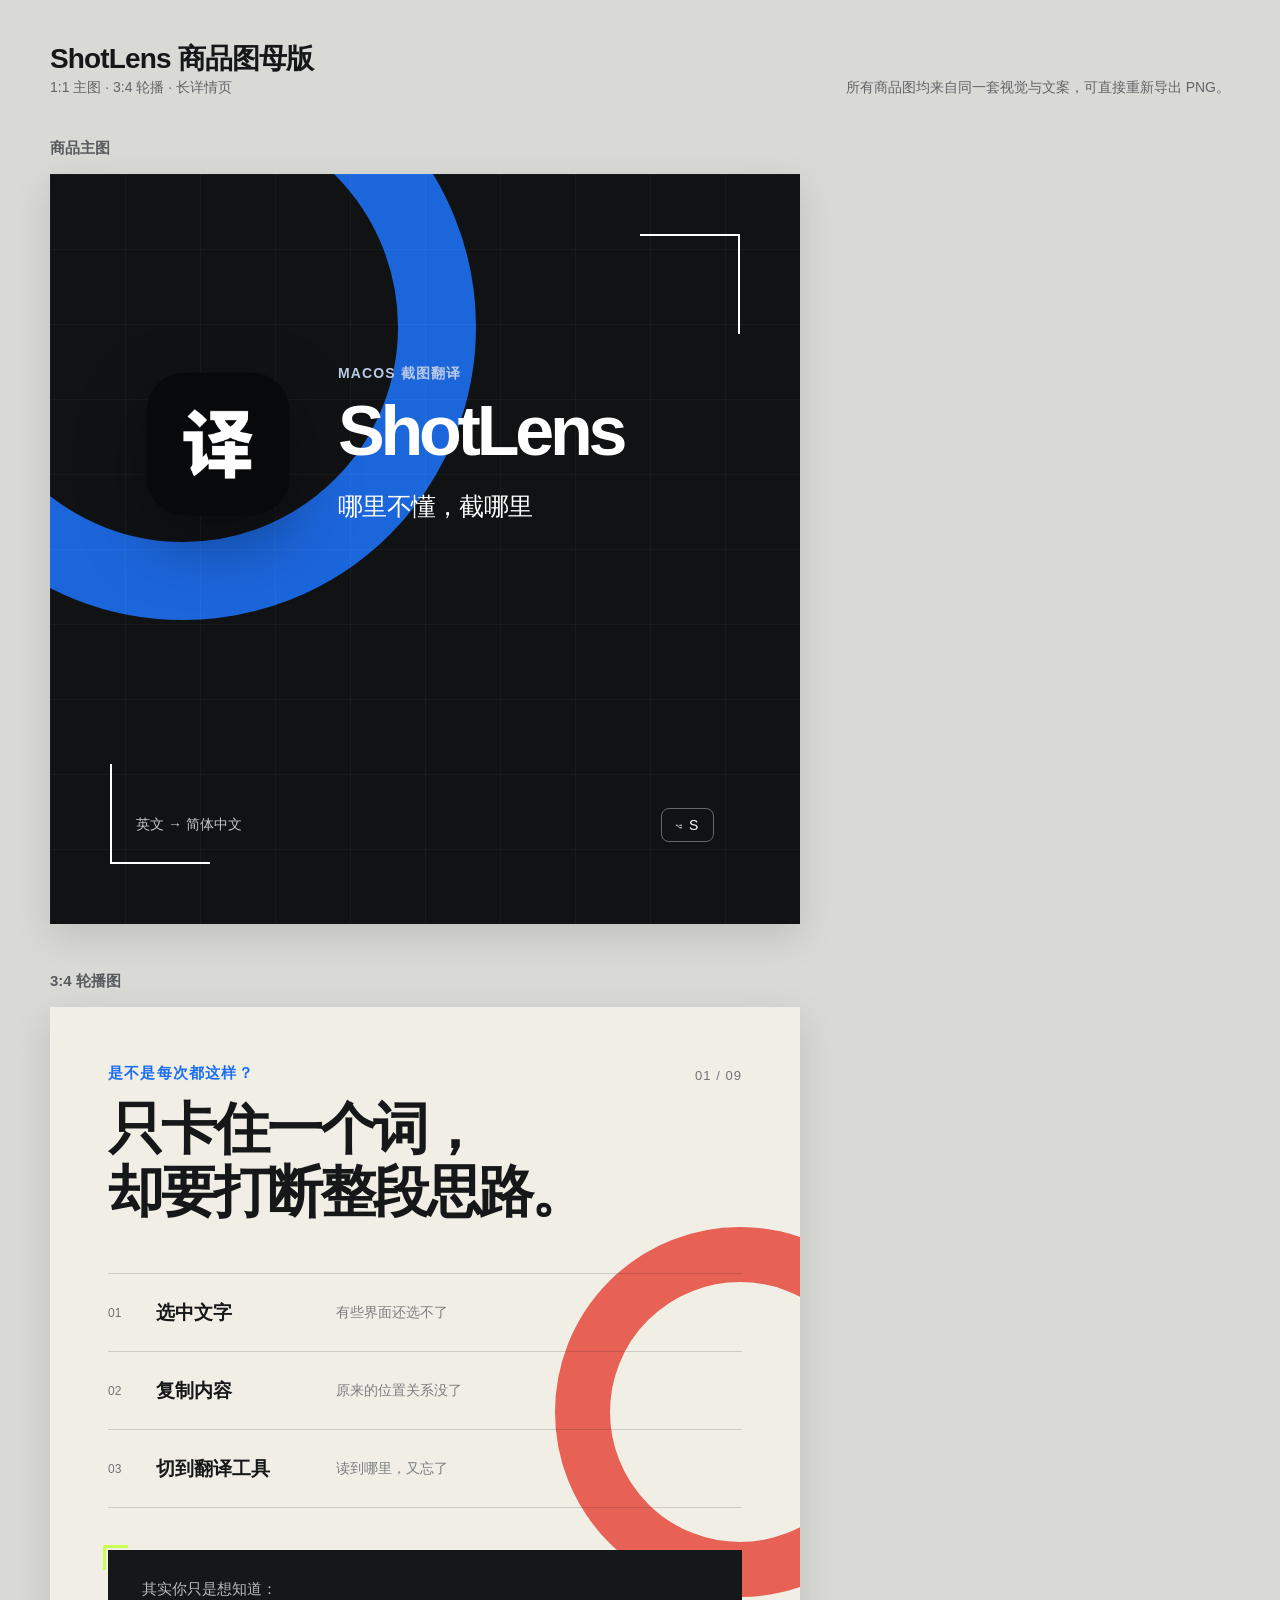
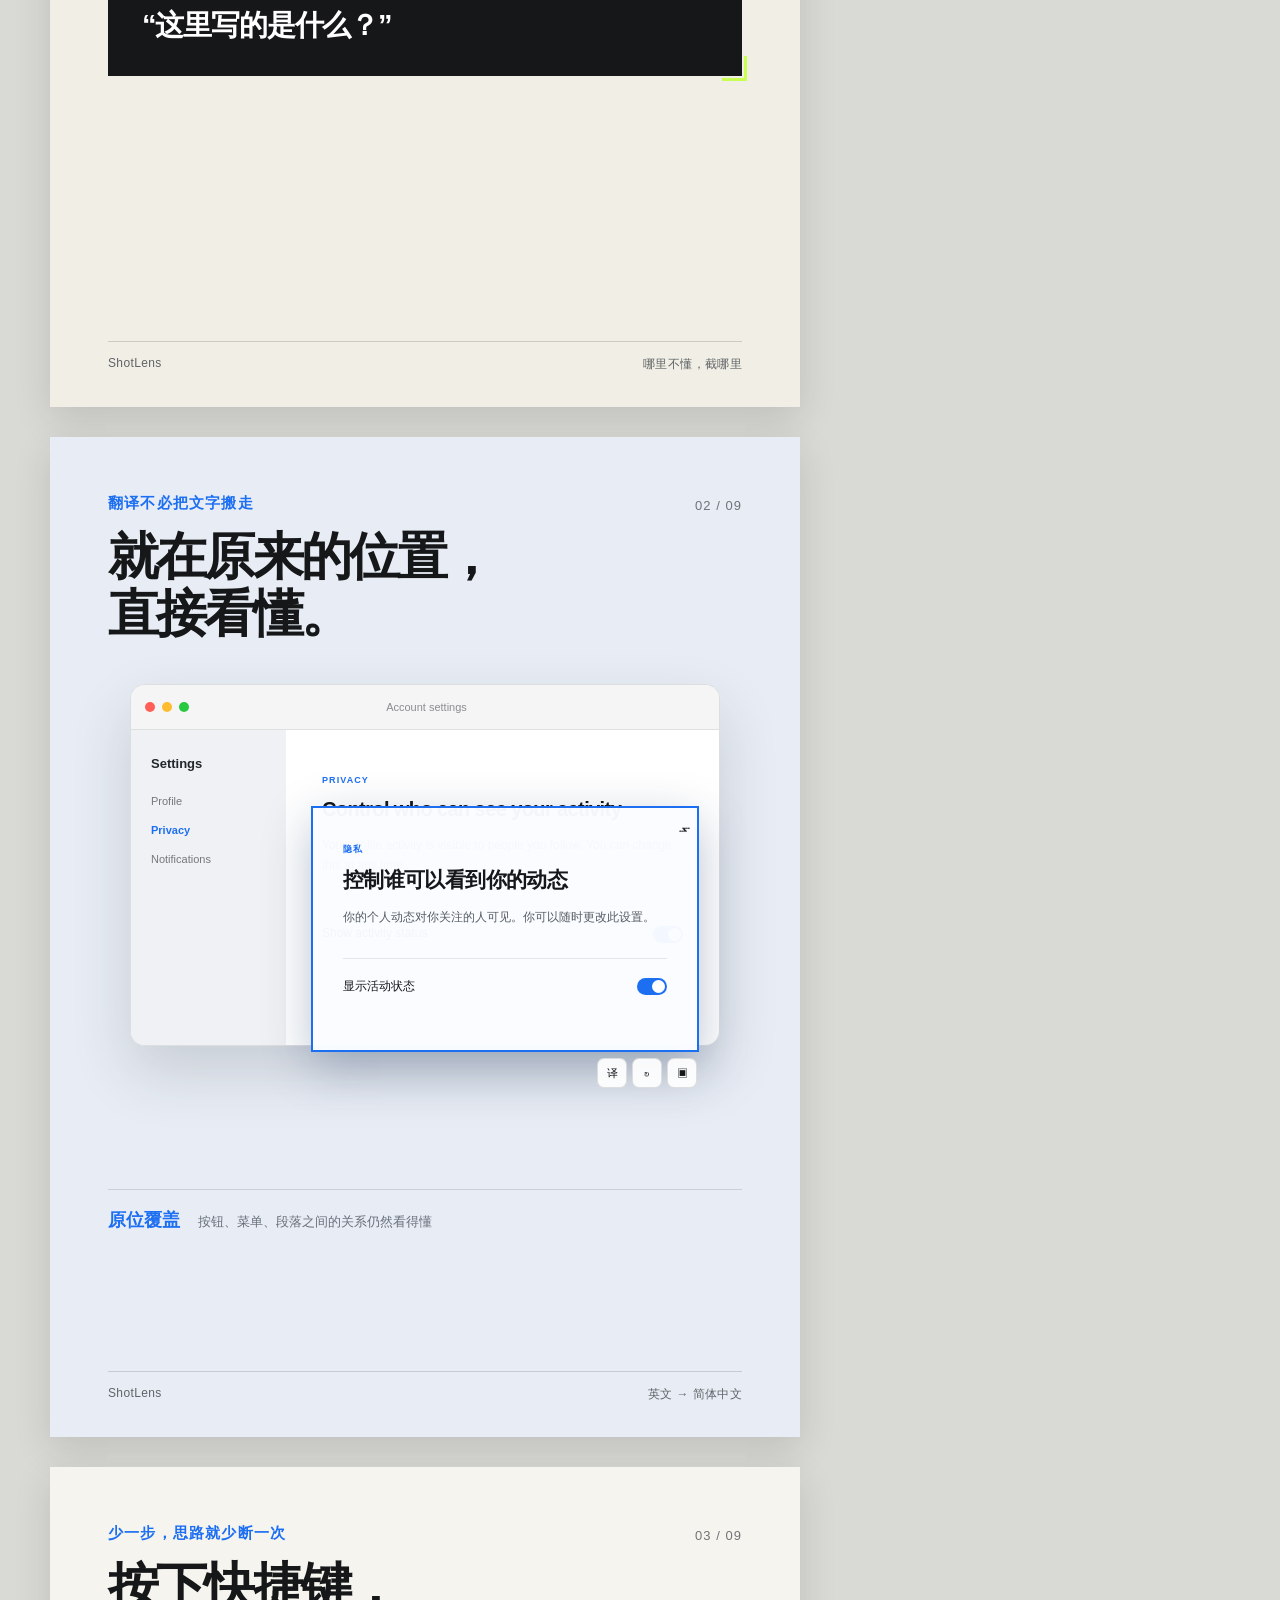
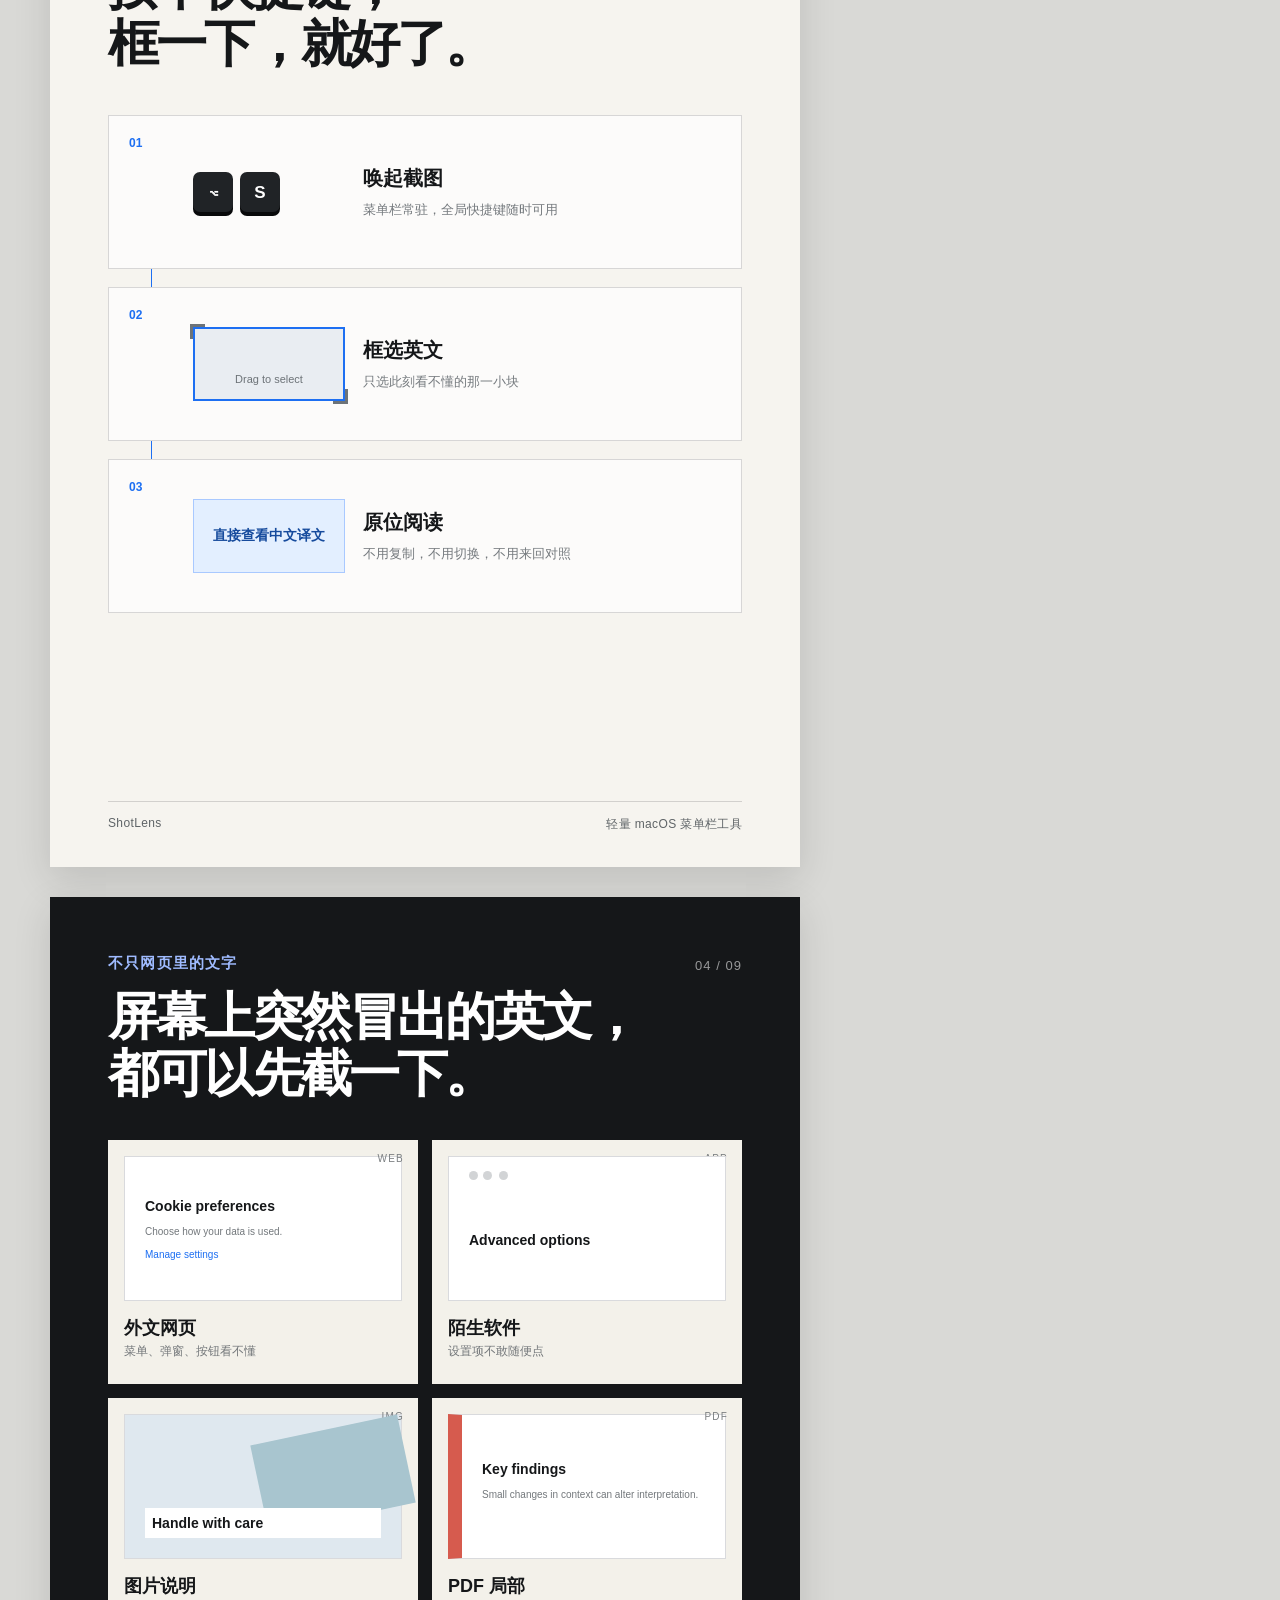
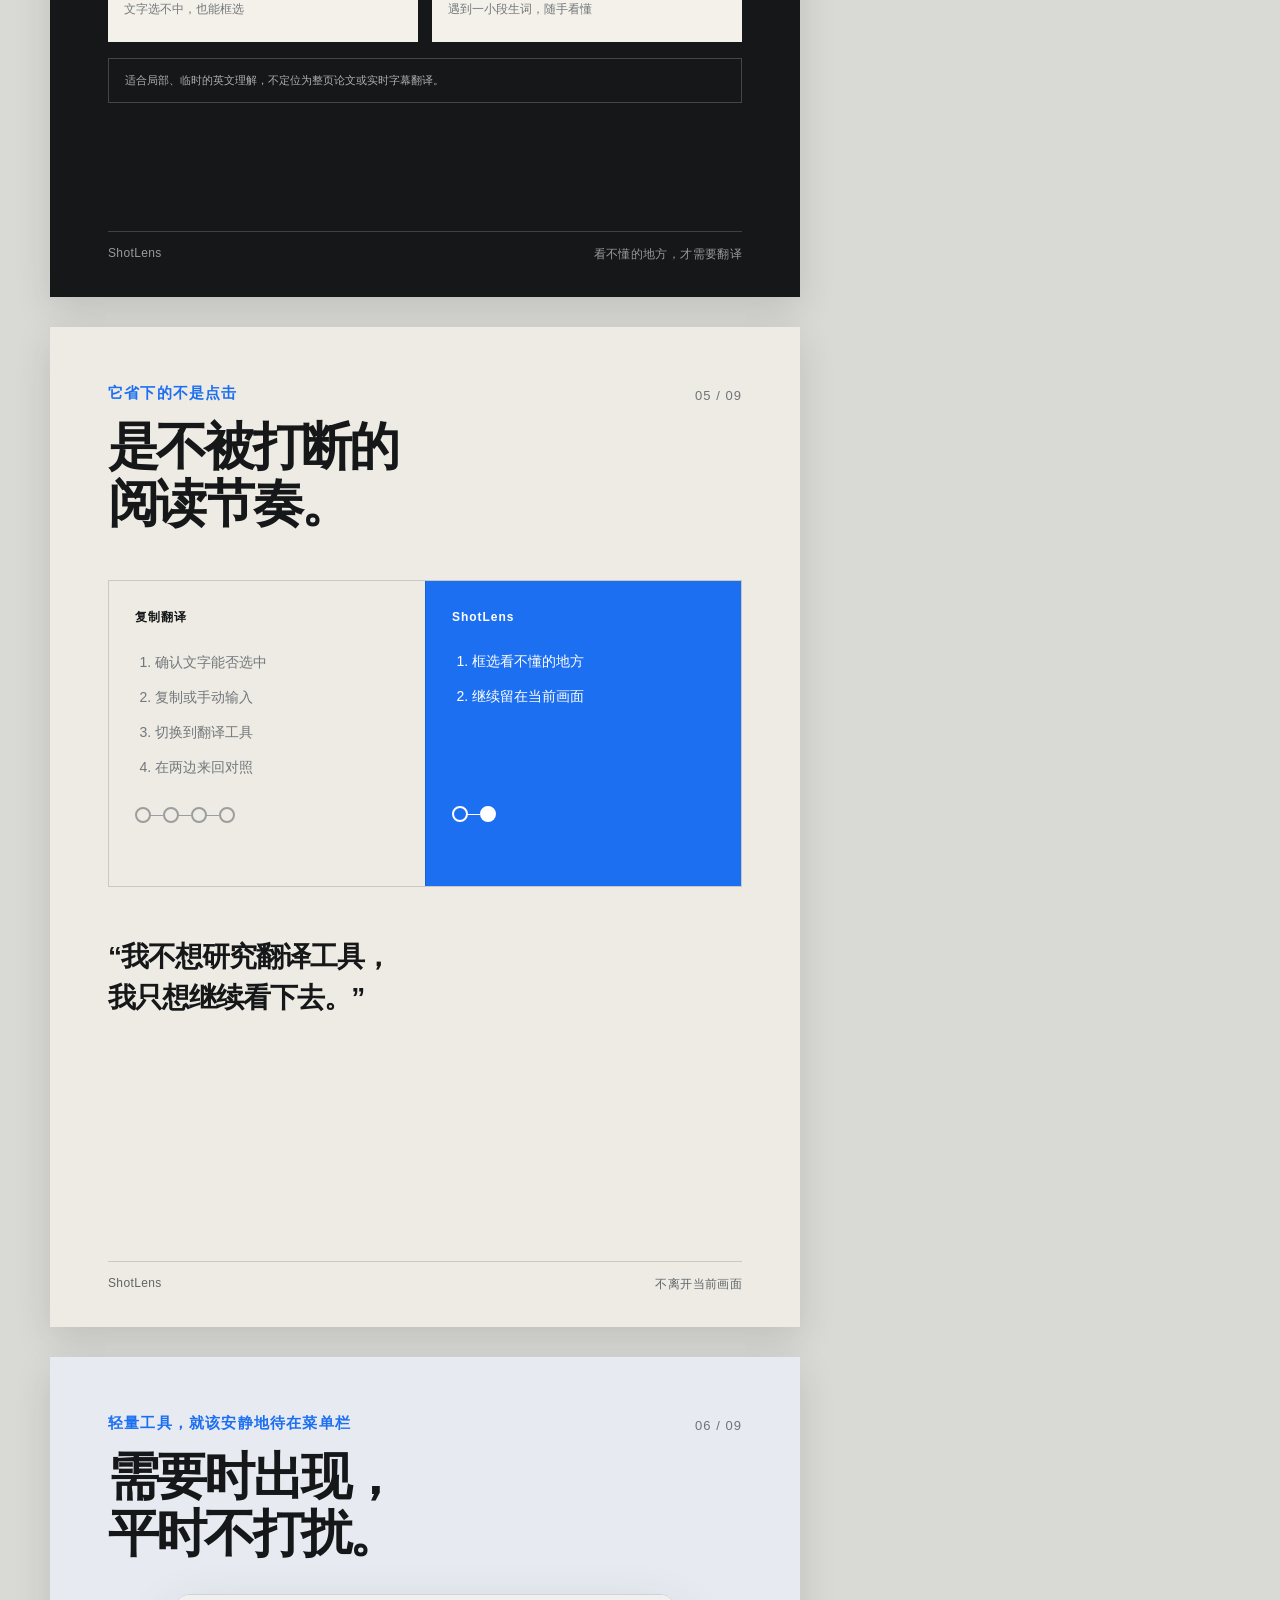
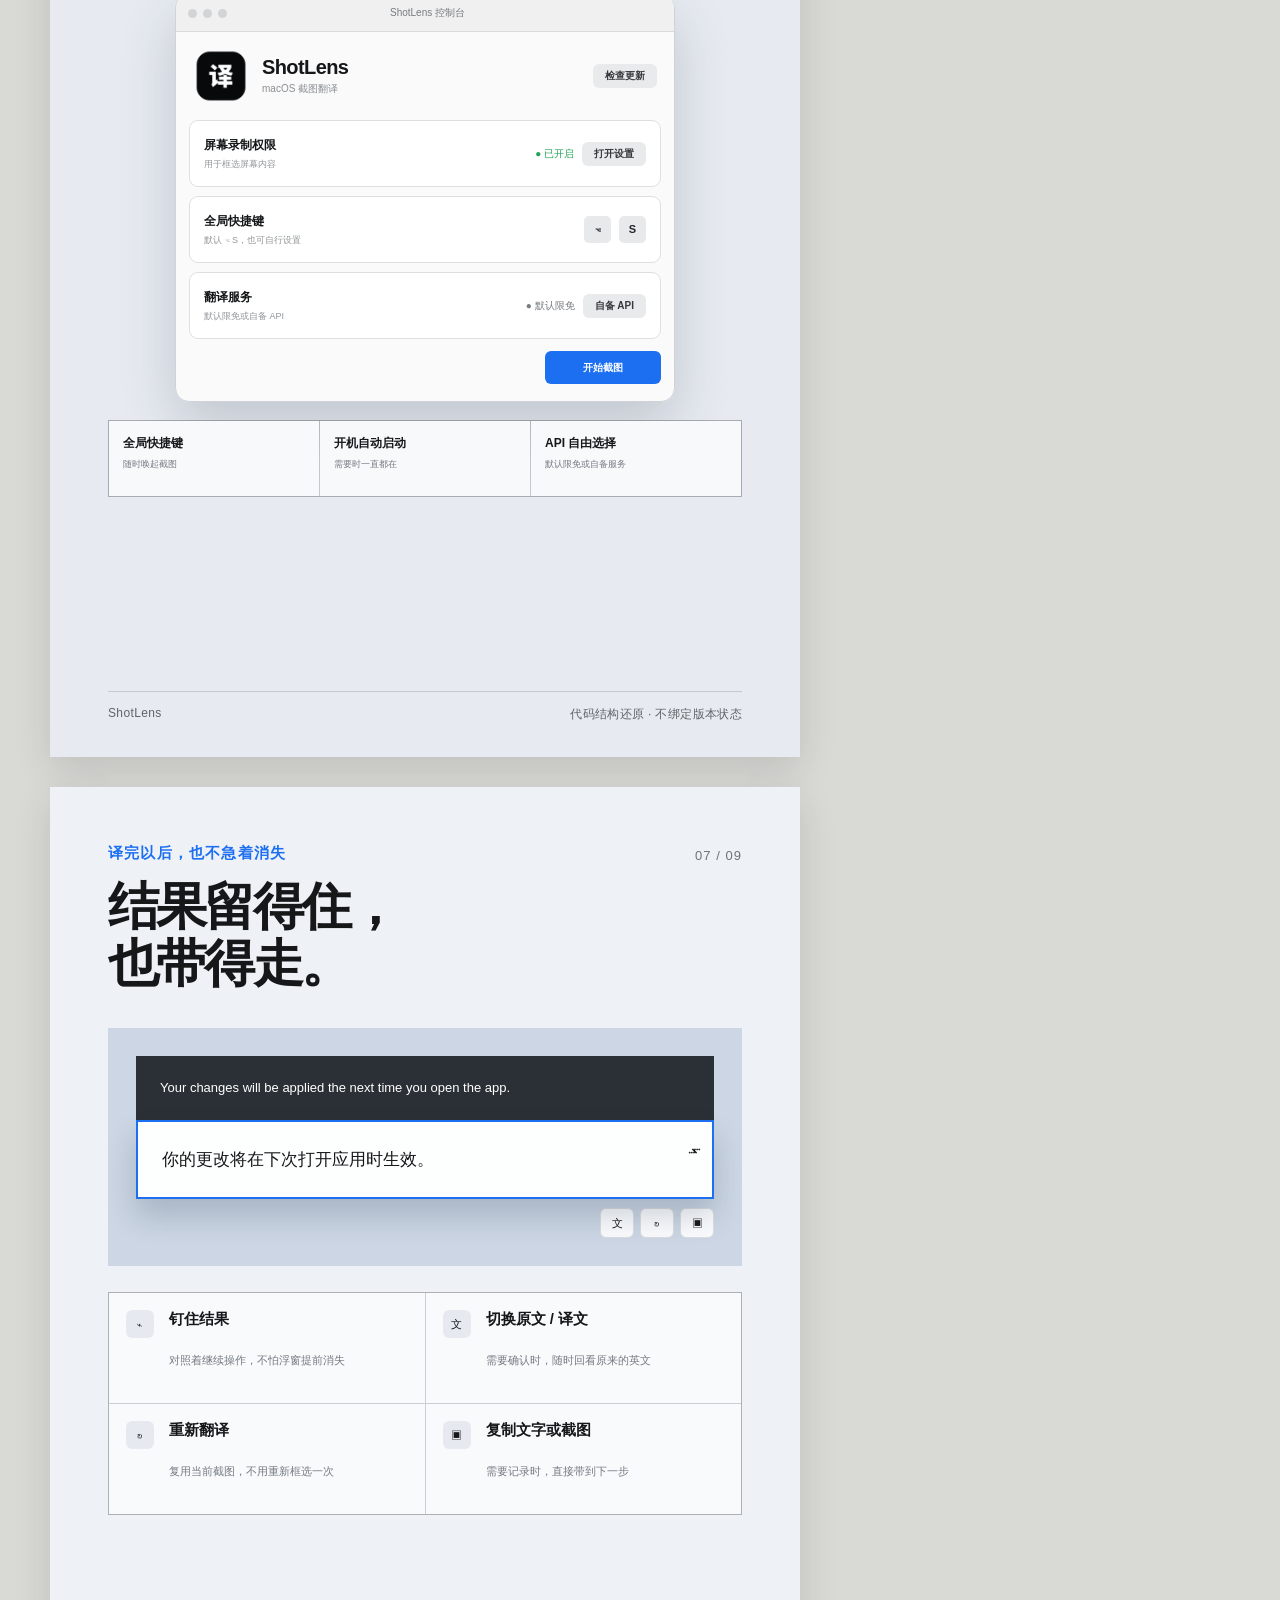
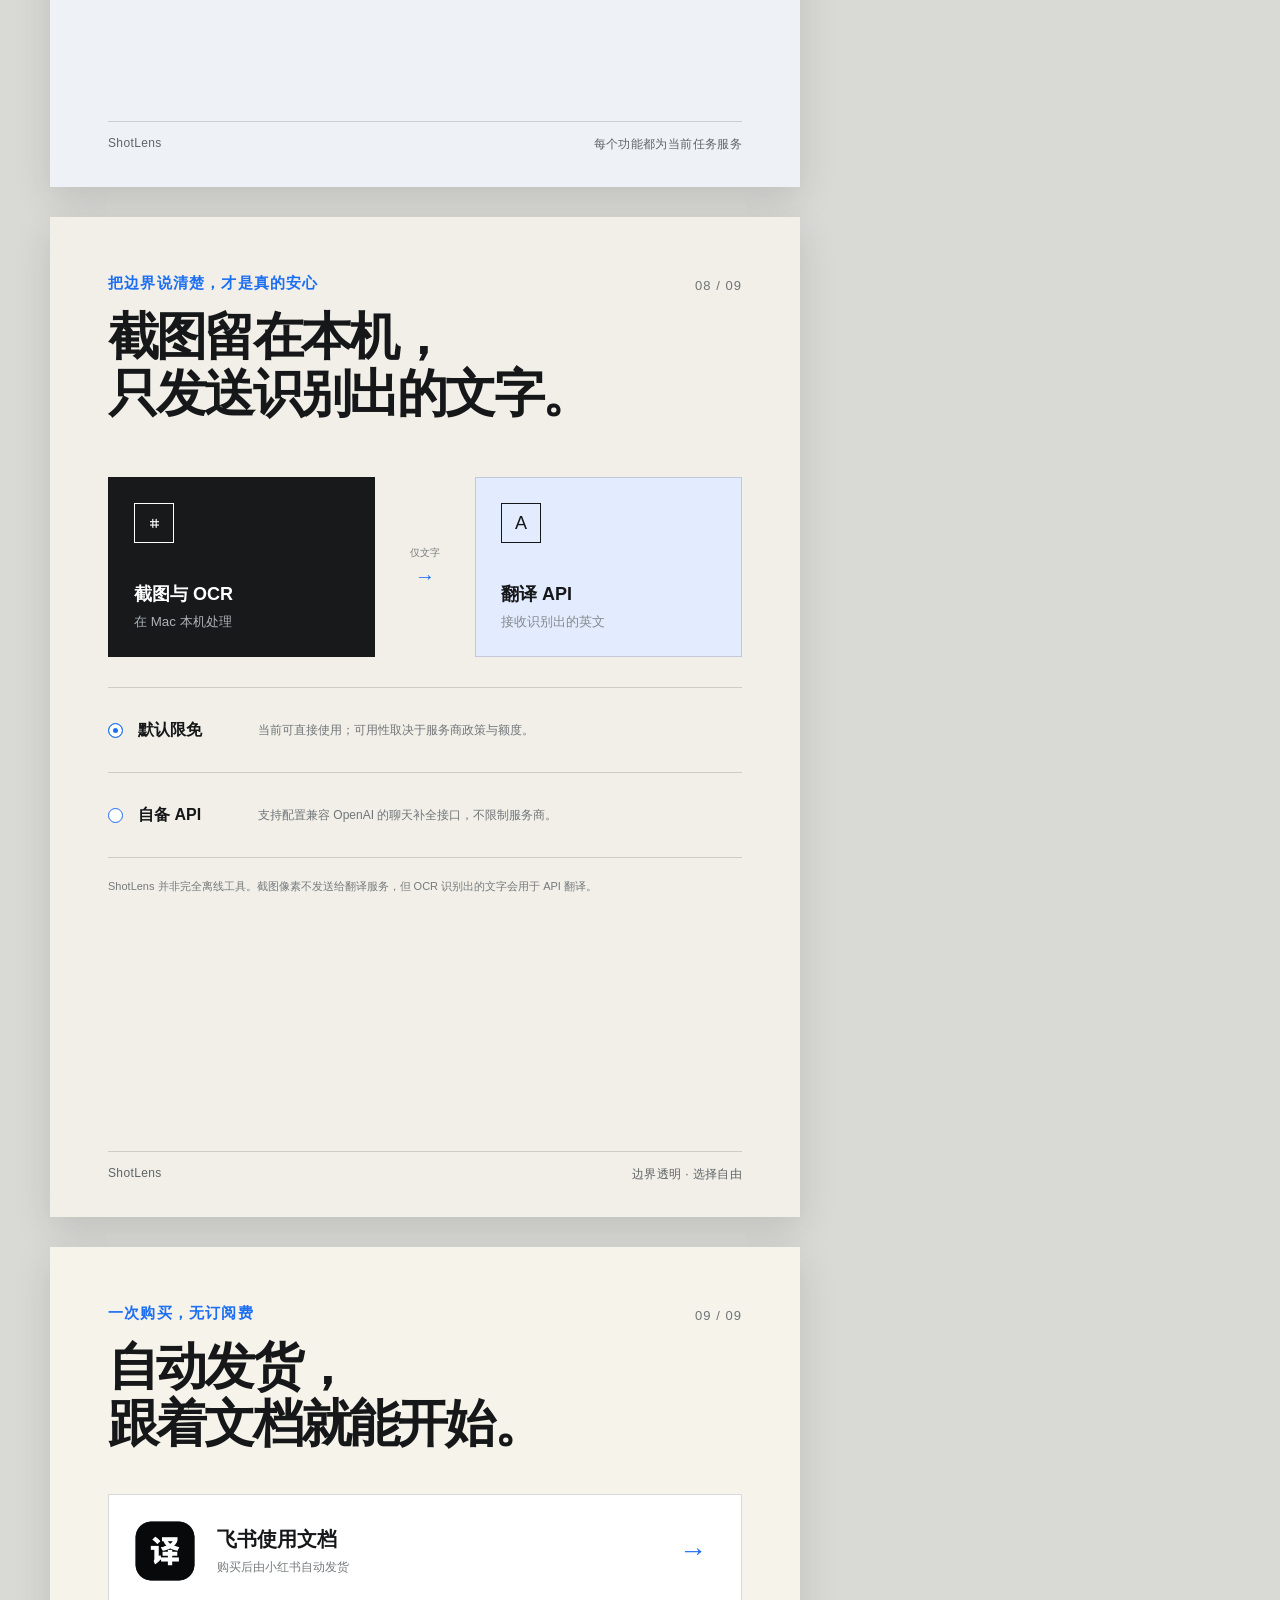
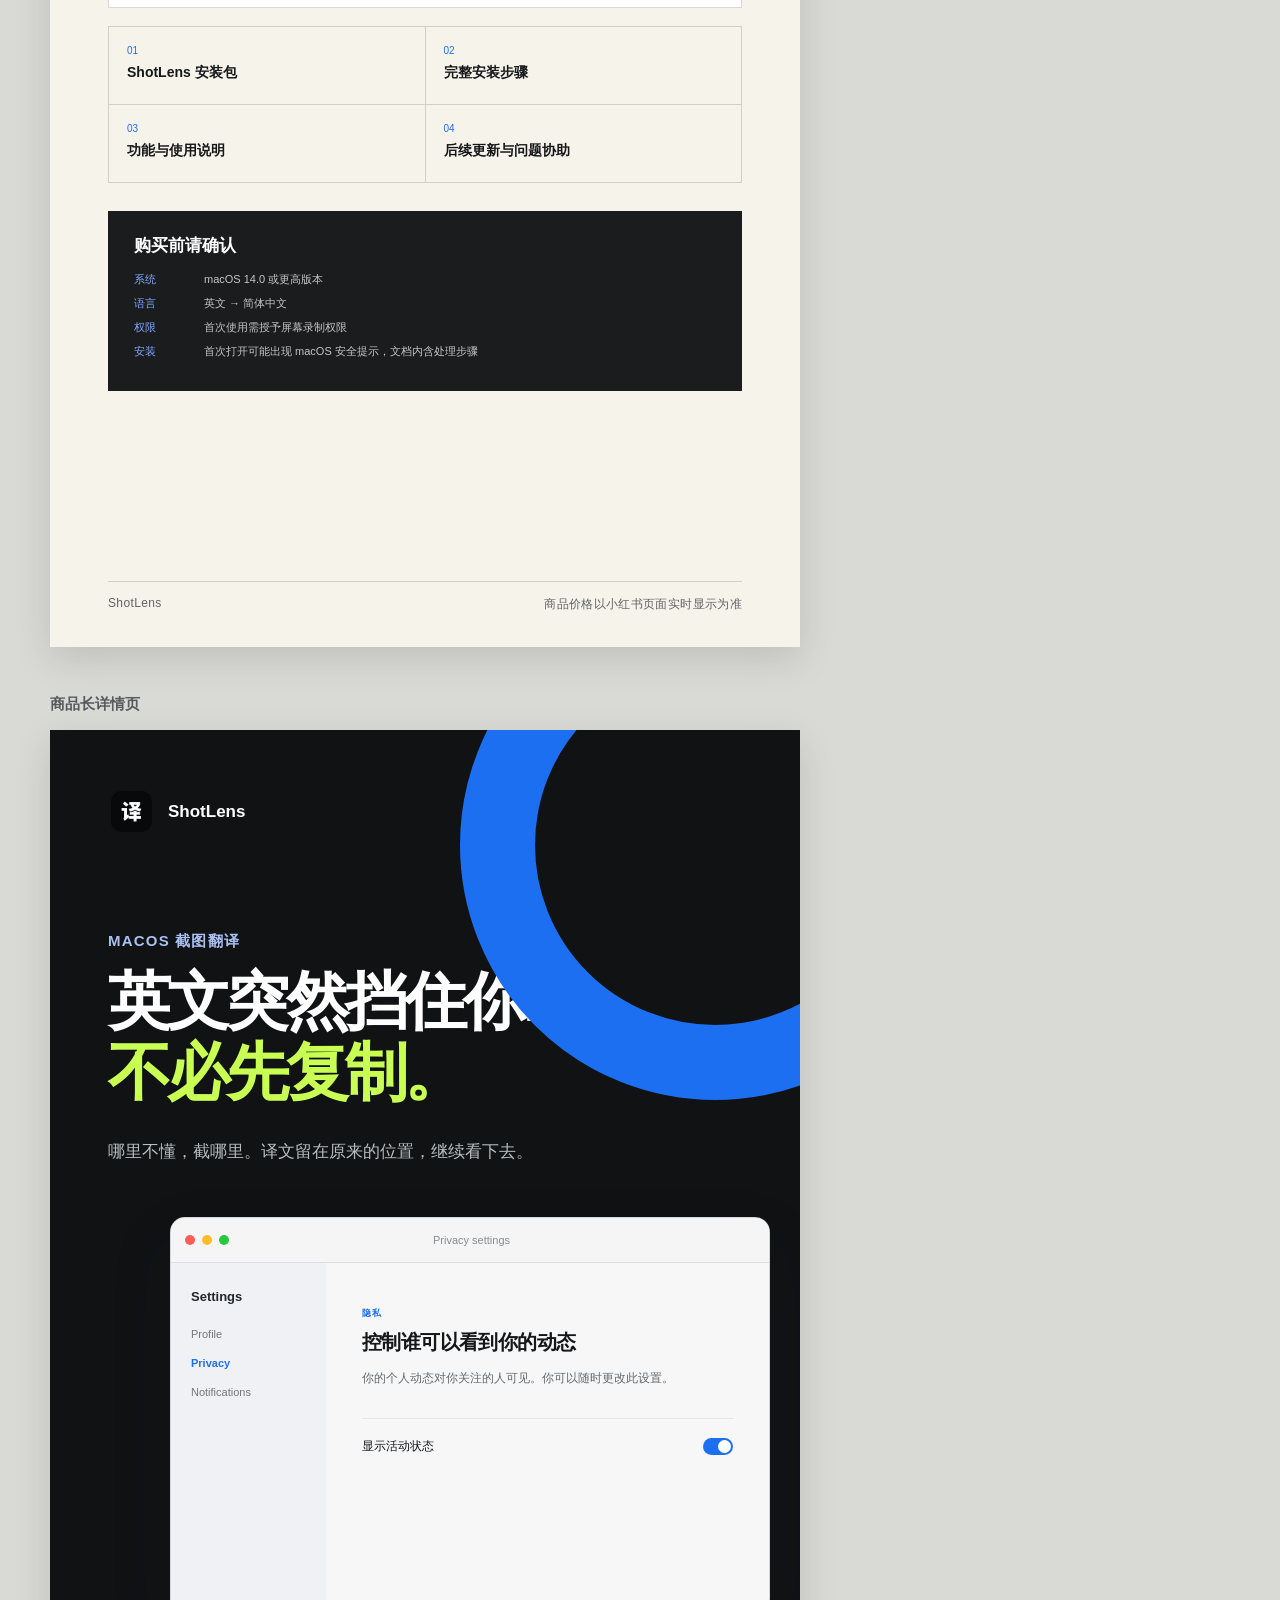
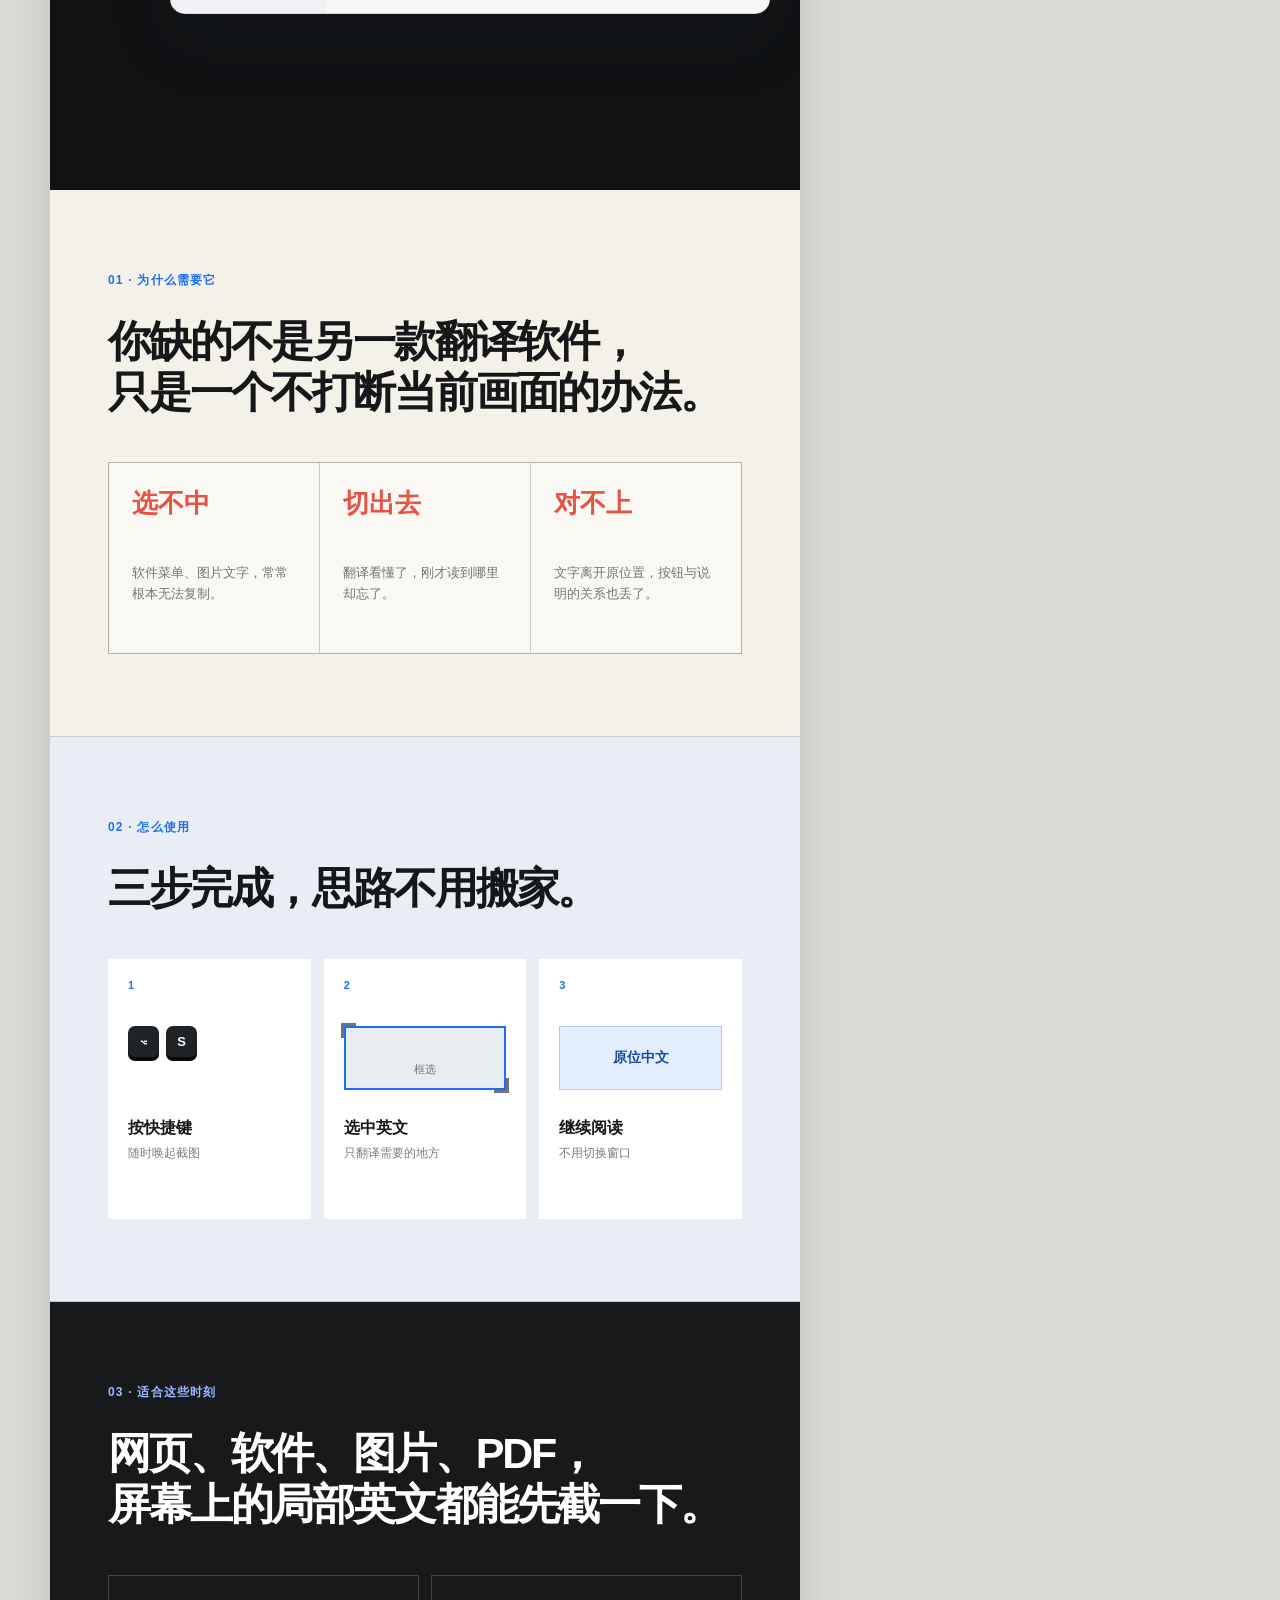
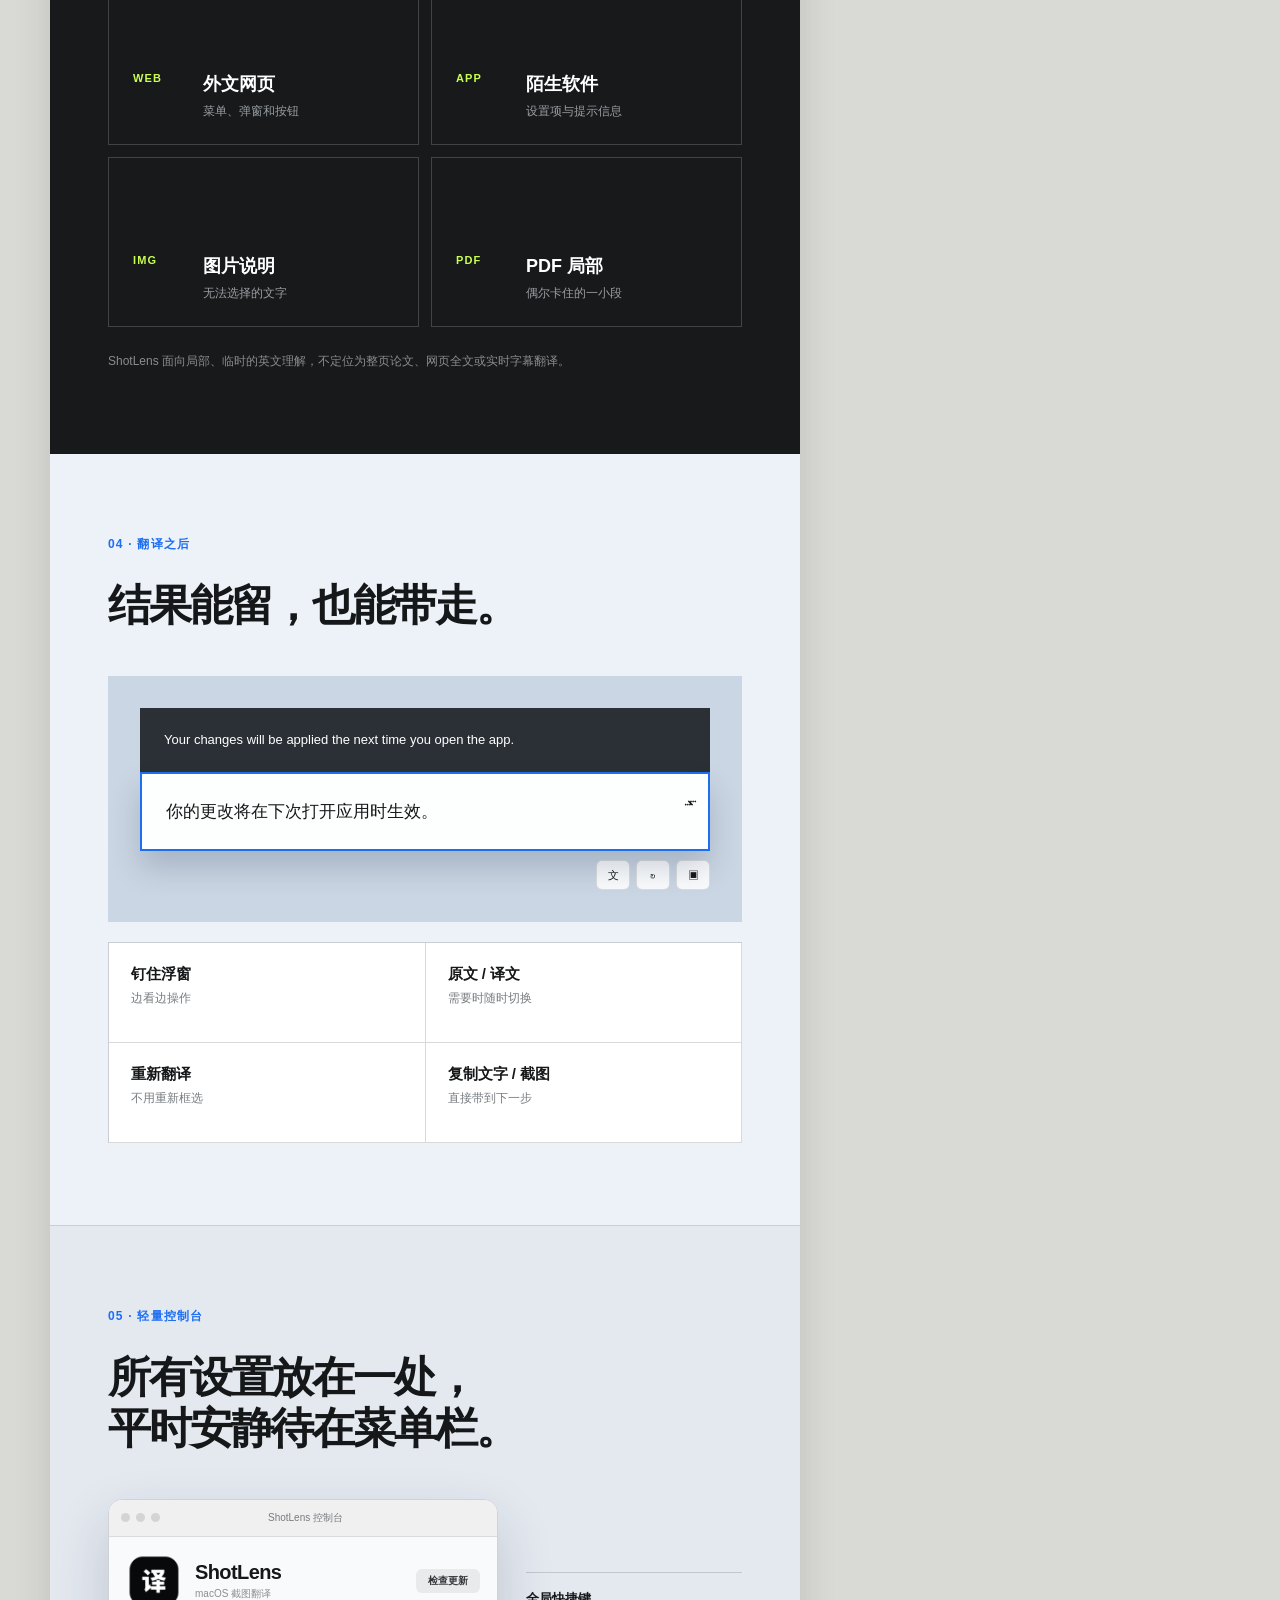
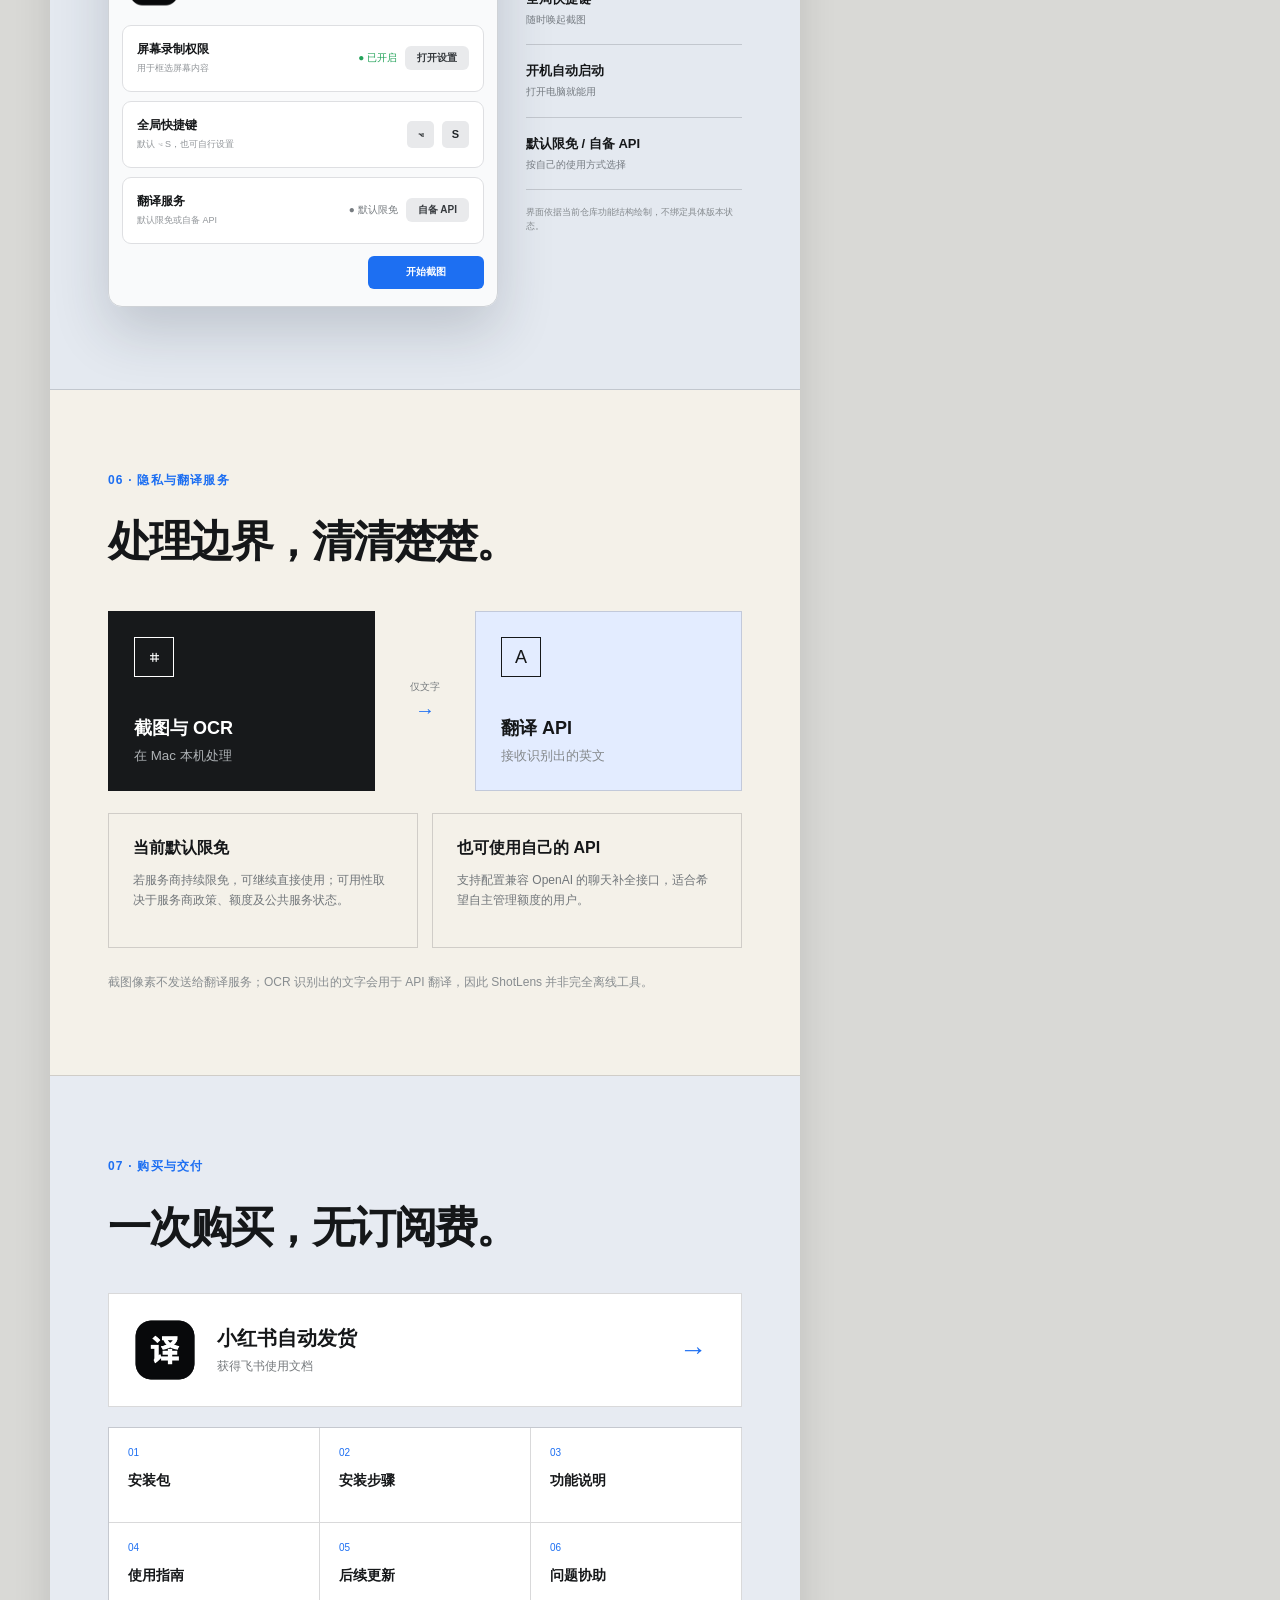
<file: designs/xiaohongshu-product-page/index.html>
<!doctype html>
<html lang="zh-CN">
<head>
  <meta charset="utf-8">
  <meta name="viewport" content="width=device-width, initial-scale=1">
  <title>ShotLens · 小红书商品详情页</title>
  <link rel="stylesheet" href="styles.css">
</head>
<body>
  <header class="workspace-header">
    <div>
      <strong>ShotLens 商品图母版</strong>
      <span>1:1 主图 · 3:4 轮播 · 长详情页</span>
    </div>
    <p>所有商品图均来自同一套视觉与文案，可直接重新导出 PNG。</p>
  </header>

  <main class="workspace">
    <section class="group">
      <h2>商品主图</h2>
      <article class="artboard square cover-square" data-export="00-square-cover" data-screen-label="商品主图">
        <div class="cover-grid"></div>
        <div class="crop-mark crop-mark-a"></div>
        <div class="crop-mark crop-mark-b"></div>
        <div class="square-brand">
          <img class="square-icon" src="assets/shotlens-icon.png" alt="ShotLens 图标">
          <div class="square-copy">
            <p class="eyebrow">macOS 截图翻译</p>
            <h1>ShotLens</h1>
            <p class="square-tagline">哪里不懂，截哪里</p>
          </div>
        </div>
        <div class="square-footer">
          <span>英文 → 简体中文</span>
          <span class="shortcut">⌥ S</span>
        </div>
      </article>
    </section>

    <section class="group">
      <h2>3:4 轮播图</h2>
      <div class="artboard-list">
        <article class="artboard portrait slide-01" data-export="01-pain" data-screen-label="01 痛点">
          <div class="slide-index">01 / 09</div>
          <div class="slide-heading">
            <p class="eyebrow">是不是每次都这样？</p>
            <h1>只卡住一个词，<br>却要打断整段思路。</h1>
          </div>
          <div class="pain-stack">
            <div class="pain-line"><span class="num">01</span><strong>选中文字</strong><small>有些界面还选不了</small></div>
            <div class="pain-line"><span class="num">02</span><strong>复制内容</strong><small>原来的位置关系没了</small></div>
            <div class="pain-line"><span class="num">03</span><strong>切到翻译工具</strong><small>读到哪里，又忘了</small></div>
          </div>
          <div class="pain-answer">
            <span class="selection-corners"></span>
            <p>其实你只是想知道：</p>
            <strong>“这里写的是什么？”</strong>
          </div>
          <footer class="slide-footer"><span>ShotLens</span><span>哪里不懂，截哪里</span></footer>
        </article>

        <article class="artboard portrait slide-02" data-export="02-core-result" data-screen-label="02 原位翻译">
          <div class="slide-index">02 / 09</div>
          <div class="slide-heading compact">
            <p class="eyebrow">翻译不必把文字搬走</p>
            <h1>就在原来的位置，<br>直接看懂。</h1>
          </div>
          <div class="window-stage">
            <div class="mac-window browser-window">
              <div class="window-bar"><i></i><i></i><i></i><span>Account settings</span></div>
              <div class="browser-body">
                <aside><b>Settings</b><span>Profile</span><span class="active-en">Privacy</span><span>Notifications</span></aside>
                <section>
                  <p class="ui-kicker">PRIVACY</p>
                  <h3>Control who can see your activity</h3>
                  <p>Your profile activity is visible to people you follow. You can change this at any time.</p>
                  <div class="toggle-row"><span>Show activity status</span><i></i></div>
                </section>
              </div>
            </div>
            <div class="selection-box">
              <div class="translated-panel">
                <p class="ui-kicker">隐私</p>
                <h3>控制谁可以看到你的动态</h3>
                <p>你的个人动态对你关注的人可见。你可以随时更改此设置。</p>
                <div class="toggle-row"><span>显示活动状态</span><i></i></div>
              </div>
              <span class="pin">⌁</span>
              <div class="overlay-actions"><span>译</span><span>↻</span><span>▣</span></div>
            </div>
          </div>
          <div class="result-caption">
            <strong>原位覆盖</strong><span>按钮、菜单、段落之间的关系仍然看得懂</span>
          </div>
          <footer class="slide-footer"><span>ShotLens</span><span>英文 → 简体中文</span></footer>
        </article>

        <article class="artboard portrait slide-03" data-export="03-three-steps" data-screen-label="03 三步使用">
          <div class="slide-index">03 / 09</div>
          <div class="slide-heading compact">
            <p class="eyebrow">少一步，思路就少断一次</p>
            <h1>按下快捷键，<br>框一下，就好了。</h1>
          </div>
          <div class="steps">
            <div class="step-card">
              <span class="step-number">01</span>
              <div class="keyboard"><kbd>⌥</kbd><kbd>S</kbd></div>
              <div><strong>唤起截图</strong><p>菜单栏常驻，全局快捷键随时可用</p></div>
            </div>
            <div class="step-connector"></div>
            <div class="step-card">
              <span class="step-number">02</span>
              <div class="mini-selection"><i></i><span>Drag to select</span></div>
              <div><strong>框选英文</strong><p>只选此刻看不懂的那一小块</p></div>
            </div>
            <div class="step-connector"></div>
            <div class="step-card">
              <span class="step-number">03</span>
              <div class="mini-result">直接查看中文译文</div>
              <div><strong>原位阅读</strong><p>不用复制，不用切换，不用来回对照</p></div>
            </div>
          </div>
          <footer class="slide-footer"><span>ShotLens</span><span>轻量 macOS 菜单栏工具</span></footer>
        </article>

        <article class="artboard portrait slide-04" data-export="04-scenes" data-screen-label="04 使用场景">
          <div class="slide-index">04 / 09</div>
          <div class="slide-heading compact">
            <p class="eyebrow">不只网页里的文字</p>
            <h1>屏幕上突然冒出的英文，<br>都可以先截一下。</h1>
          </div>
          <div class="scene-grid">
            <div class="scene-card scene-web"><span class="scene-code">WEB</span><div class="scene-visual"><b>Cookie preferences</b><p>Choose how your data is used.</p><span>Manage settings</span></div><h3>外文网页</h3><p>菜单、弹窗、按钮看不懂</p></div>
            <div class="scene-card scene-app"><span class="scene-code">APP</span><div class="scene-visual app-visual"><i></i><i></i><i></i><b>Advanced options</b></div><h3>陌生软件</h3><p>设置项不敢随便点</p></div>
            <div class="scene-card scene-image"><span class="scene-code">IMG</span><div class="scene-visual image-visual"><span></span><b>Handle with care</b></div><h3>图片说明</h3><p>文字选不中，也能框选</p></div>
            <div class="scene-card scene-pdf"><span class="scene-code">PDF</span><div class="scene-visual pdf-visual"><b>Key findings</b><p>Small changes in context can alter interpretation.</p></div><h3>PDF 局部</h3><p>遇到一小段生词，随手看懂</p></div>
          </div>
          <div class="scope-note">适合局部、临时的英文理解，不定位为整页论文或实时字幕翻译。</div>
          <footer class="slide-footer"><span>ShotLens</span><span>看不懂的地方，才需要翻译</span></footer>
        </article>

        <article class="artboard portrait slide-05" data-export="05-benefits" data-screen-label="05 对比收益">
          <div class="slide-index">05 / 09</div>
          <div class="slide-heading compact">
            <p class="eyebrow">它省下的不是点击</p>
            <h1>是不被打断的<br>阅读节奏。</h1>
          </div>
          <div class="comparison">
            <div class="compare-column old-way">
              <span class="compare-label">复制翻译</span>
              <ol><li>确认文字能否选中</li><li>复制或手动输入</li><li>切换到翻译工具</li><li>在两边来回对照</li></ol>
              <div class="route-line broken"><i></i><i></i><i></i><i></i></div>
            </div>
            <div class="compare-column shot-way">
              <span class="compare-label">ShotLens</span>
              <ol><li>框选看不懂的地方</li><li>继续留在当前画面</li></ol>
              <div class="route-line direct"><i></i><i></i></div>
            </div>
          </div>
          <blockquote>“我不想研究翻译工具，<br>我只想继续看下去。”</blockquote>
          <footer class="slide-footer"><span>ShotLens</span><span>不离开当前画面</span></footer>
        </article>

        <article class="artboard portrait slide-console slide-console-code" data-export="06-code-ui" data-screen-label="06 代码绘制界面">
          <div class="slide-index">06 / 09</div>
          <div class="slide-heading compact">
            <p class="eyebrow">轻量工具，就该安静地待在菜单栏</p>
            <h1>需要时出现，<br>平时不打扰。</h1>
          </div>
          <div class="repo-console">
            <div class="repo-titlebar"><i></i><i></i><i></i><span>ShotLens 控制台</span></div>
            <div class="repo-identity"><img src="assets/shotlens-icon.png" alt=""><div><strong>ShotLens</strong><span>macOS 截图翻译</span></div><button>检查更新</button></div>
            <div class="repo-row"><div><b>屏幕录制权限</b><small>用于框选屏幕内容</small></div><span class="status-ok">● 已开启</span><button>打开设置</button></div>
            <div class="repo-row"><div><b>全局快捷键</b><small>默认 ⌥ S，也可自行设置</small></div><kbd>⌥</kbd><kbd>S</kbd></div>
            <div class="repo-row"><div><b>翻译服务</b><small>默认限免或自备 API</small></div><span class="status-neutral">● 默认限免</span><button>自备 API</button></div>
            <button class="repo-primary">开始截图</button>
          </div>
          <div class="console-points"><div><strong>全局快捷键</strong><span>随时唤起截图</span></div><div><strong>开机自动启动</strong><span>需要时一直都在</span></div><div><strong>API 自由选择</strong><span>默认限免或自备服务</span></div></div>
          <footer class="slide-footer"><span>ShotLens</span><span>代码结构还原 · 不绑定版本状态</span></footer>
        </article>

        <article class="artboard portrait slide-06" data-export="07-result-tools" data-screen-label="07 结果工具">
          <div class="slide-index">07 / 09</div>
          <div class="slide-heading compact">
            <p class="eyebrow">译完以后，也不急着消失</p>
            <h1>结果留得住，<br>也带得走。</h1>
          </div>
          <div class="floating-demo">
            <div class="demo-source">Your changes will be applied the next time you open the app.</div>
            <div class="demo-translation">你的更改将在下次打开应用时生效。<span class="demo-pin">⌁</span></div>
            <div class="demo-toolbar"><span>文</span><span>↻</span><span>▣</span></div>
          </div>
          <div class="feature-list">
            <div><span>⌁</span><strong>钉住结果</strong><p>对照着继续操作，不怕浮窗提前消失</p></div>
            <div><span>文</span><strong>切换原文 / 译文</strong><p>需要确认时，随时回看原来的英文</p></div>
            <div><span>↻</span><strong>重新翻译</strong><p>复用当前截图，不用重新框选一次</p></div>
            <div><span>▣</span><strong>复制文字或截图</strong><p>需要记录时，直接带到下一步</p></div>
          </div>
          <footer class="slide-footer"><span>ShotLens</span><span>每个功能都为当前任务服务</span></footer>
        </article>

        <article class="artboard portrait slide-07" data-export="08-privacy-api" data-screen-label="08 隐私与 API">
          <div class="slide-index">08 / 09</div>
          <div class="slide-heading compact">
            <p class="eyebrow">把边界说清楚，才是真的安心</p>
            <h1>截图留在本机，<br>只发送识别出的文字。</h1>
          </div>
          <div class="privacy-flow">
            <div class="privacy-node local"><span class="node-icon">⌗</span><strong>截图与 OCR</strong><small>在 Mac 本机处理</small></div>
            <div class="flow-arrow"><span>仅文字</span>→</div>
            <div class="privacy-node api"><span class="node-icon">A</span><strong>翻译 API</strong><small>接收识别出的英文</small></div>
          </div>
          <div class="api-choice">
            <div><span class="choice-dot"></span><strong>默认限免</strong><p>当前可直接使用；可用性取决于服务商政策与额度。</p></div>
            <div><span class="choice-dot hollow"></span><strong>自备 API</strong><p>支持配置兼容 OpenAI 的聊天补全接口，不限制服务商。</p></div>
          </div>
          <p class="privacy-disclaimer">ShotLens 并非完全离线工具。截图像素不发送给翻译服务，但 OCR 识别出的文字会用于 API 翻译。</p>
          <footer class="slide-footer"><span>ShotLens</span><span>边界透明 · 选择自由</span></footer>
        </article>

        <article class="artboard portrait slide-08" data-export="09-purchase-guide" data-screen-label="09 购买须知">
          <div class="slide-index">09 / 09</div>
          <div class="slide-heading compact">
            <p class="eyebrow">一次购买，无订阅费</p>
            <h1>自动发货，<br>跟着文档就能开始。</h1>
          </div>
          <div class="delivery-card">
            <div class="delivery-icon"><img src="assets/shotlens-icon.png" alt=""></div>
            <div><strong>飞书使用文档</strong><p>购买后由小红书自动发货</p></div>
            <span class="delivery-arrow">→</span>
          </div>
          <div class="delivery-contents">
            <div><span>01</span><strong>ShotLens 安装包</strong></div>
            <div><span>02</span><strong>完整安装步骤</strong></div>
            <div><span>03</span><strong>功能与使用说明</strong></div>
            <div><span>04</span><strong>后续更新与问题协助</strong></div>
          </div>
          <div class="requirements">
            <h3>购买前请确认</h3>
            <p><span>系统</span>macOS 14.0 或更高版本</p>
            <p><span>语言</span>英文 → 简体中文</p>
            <p><span>权限</span>首次使用需授予屏幕录制权限</p>
            <p><span>安装</span>首次打开可能出现 macOS 安全提示，文档内含处理步骤</p>
          </div>
          <footer class="slide-footer"><span>ShotLens</span><span>商品价格以小红书页面实时显示为准</span></footer>
        </article>
      </div>
    </section>

    <section class="group">
      <h2>商品长详情页</h2>
      <article class="artboard long-page" data-export="10-long-detail" data-screen-label="商品长详情页">
        <section class="long-hero">
          <div class="long-brand"><img src="assets/shotlens-icon.png" alt=""><span>ShotLens</span></div>
          <p class="eyebrow">macOS 截图翻译</p>
          <h1>英文突然挡住你时，<br><em>不必先复制。</em></h1>
          <p class="long-lead">哪里不懂，截哪里。译文留在原来的位置，继续看下去。</p>
          <div class="long-hero-window">
            <div class="mac-window browser-window">
              <div class="window-bar"><i></i><i></i><i></i><span>Privacy settings</span></div>
              <div class="browser-body"><aside><b>Settings</b><span>Profile</span><span class="active-en">Privacy</span><span>Notifications</span></aside><section><p class="ui-kicker">隐私</p><h3>控制谁可以看到你的动态</h3><p>你的个人动态对你关注的人可见。你可以随时更改此设置。</p><div class="toggle-row"><span>显示活动状态</span><i></i></div></section></div>
            </div>
          </div>
        </section>

        <section class="long-section pain-section">
          <p class="section-number">01 · 为什么需要它</p>
          <h2>你缺的不是另一款翻译软件，<br>只是一个不打断当前画面的办法。</h2>
          <div class="long-pains"><div><span>选不中</span><p>软件菜单、图片文字，常常根本无法复制。</p></div><div><span>切出去</span><p>翻译看懂了，刚才读到哪里却忘了。</p></div><div><span>对不上</span><p>文字离开原位置，按钮与说明的关系也丢了。</p></div></div>
        </section>

        <section class="long-section how-section">
          <p class="section-number">02 · 怎么使用</p>
          <h2>三步完成，思路不用搬家。</h2>
          <div class="long-steps"><div><b>1</b><span class="keyboard"><kbd>⌥</kbd><kbd>S</kbd></span><strong>按快捷键</strong><p>随时唤起截图</p></div><div><b>2</b><span class="mini-selection"><i></i><em>框选</em></span><strong>选中英文</strong><p>只翻译需要的地方</p></div><div><b>3</b><span class="mini-result">原位中文</span><strong>继续阅读</strong><p>不用切换窗口</p></div></div>
        </section>

        <section class="long-section scene-section">
          <p class="section-number">03 · 适合这些时刻</p>
          <h2>网页、软件、图片、PDF，<br>屏幕上的局部英文都能先截一下。</h2>
          <div class="long-scenes"><div><b>WEB</b><strong>外文网页</strong><p>菜单、弹窗和按钮</p></div><div><b>APP</b><strong>陌生软件</strong><p>设置项与提示信息</p></div><div><b>IMG</b><strong>图片说明</strong><p>无法选择的文字</p></div><div><b>PDF</b><strong>PDF 局部</strong><p>偶尔卡住的一小段</p></div></div>
          <p class="long-note">ShotLens 面向局部、临时的英文理解，不定位为整页论文、网页全文或实时字幕翻译。</p>
        </section>

        <section class="long-section feature-section">
          <p class="section-number">04 · 翻译之后</p>
          <h2>结果能留，也能带走。</h2>
          <div class="long-feature-demo"><div class="demo-source">Your changes will be applied the next time you open the app.</div><div class="demo-translation">你的更改将在下次打开应用时生效。<span class="demo-pin">⌁</span></div><div class="demo-toolbar"><span>文</span><span>↻</span><span>▣</span></div></div>
          <div class="long-features"><div><strong>钉住浮窗</strong><p>边看边操作</p></div><div><strong>原文 / 译文</strong><p>需要时随时切换</p></div><div><strong>重新翻译</strong><p>不用重新框选</p></div><div><strong>复制文字 / 截图</strong><p>直接带到下一步</p></div></div>
        </section>

        <section class="long-section console-section">
          <p class="section-number">05 · 轻量控制台</p>
          <h2>所有设置放在一处，<br>平时安静待在菜单栏。</h2>
          <div class="long-console-layout">
            <div class="repo-console">
              <div class="repo-titlebar"><i></i><i></i><i></i><span>ShotLens 控制台</span></div>
              <div class="repo-identity"><img src="assets/shotlens-icon.png" alt=""><div><strong>ShotLens</strong><span>macOS 截图翻译</span></div><button>检查更新</button></div>
              <div class="repo-row"><div><b>屏幕录制权限</b><small>用于框选屏幕内容</small></div><span class="status-ok">● 已开启</span><button>打开设置</button></div>
              <div class="repo-row"><div><b>全局快捷键</b><small>默认 ⌥ S，也可自行设置</small></div><kbd>⌥</kbd><kbd>S</kbd></div>
              <div class="repo-row"><div><b>翻译服务</b><small>默认限免或自备 API</small></div><span class="status-neutral">● 默认限免</span><button>自备 API</button></div>
              <button class="repo-primary">开始截图</button>
            </div>
            <div class="long-console-points"><p><strong>全局快捷键</strong><span>随时唤起截图</span></p><p><strong>开机自动启动</strong><span>打开电脑就能用</span></p><p><strong>默认限免 / 自备 API</strong><span>按自己的使用方式选择</span></p><small>界面依据当前仓库功能结构绘制，不绑定具体版本状态。</small></div>
          </div>
        </section>

        <section class="long-section privacy-section">
          <p class="section-number">06 · 隐私与翻译服务</p>
          <h2>处理边界，清清楚楚。</h2>
          <div class="privacy-flow"><div class="privacy-node local"><span class="node-icon">⌗</span><strong>截图与 OCR</strong><small>在 Mac 本机处理</small></div><div class="flow-arrow"><span>仅文字</span>→</div><div class="privacy-node api"><span class="node-icon">A</span><strong>翻译 API</strong><small>接收识别出的英文</small></div></div>
          <div class="long-api"><div><strong>当前默认限免</strong><p>若服务商持续限免，可继续直接使用；可用性取决于服务商政策、额度及公共服务状态。</p></div><div><strong>也可使用自己的 API</strong><p>支持配置兼容 OpenAI 的聊天补全接口，适合希望自主管理额度的用户。</p></div></div>
          <p class="long-note">截图像素不发送给翻译服务；OCR 识别出的文字会用于 API 翻译，因此 ShotLens 并非完全离线工具。</p>
        </section>

        <section class="long-section delivery-section">
          <p class="section-number">07 · 购买与交付</p>
          <h2>一次购买，无订阅费。</h2>
          <div class="delivery-card"><div class="delivery-icon"><img src="assets/shotlens-icon.png" alt=""></div><div><strong>小红书自动发货</strong><p>获得飞书使用文档</p></div><span class="delivery-arrow">→</span></div>
          <div class="long-delivery-grid"><div><span>01</span><strong>安装包</strong></div><div><span>02</span><strong>安装步骤</strong></div><div><span>03</span><strong>功能说明</strong></div><div><span>04</span><strong>使用指南</strong></div><div><span>05</span><strong>后续更新</strong></div><div><span>06</span><strong>问题协助</strong></div></div>
        </section>

        <section class="long-section final-section">
          <img src="assets/shotlens-icon.png" alt="ShotLens 图标">
          <p class="eyebrow">购买前请确认</p>
          <h2>ShotLens</h2>
          <div class="final-specs"><p><span>系统</span>macOS 14.0 或更高版本</p><p><span>翻译方向</span>英文 → 简体中文</p><p><span>必要权限</span>屏幕录制权限</p><p><span>首次安装</span>可能出现 macOS 安全提示，文档内含处理步骤</p></div>
          <h3>哪里不懂，截哪里。</h3>
          <p>价格以小红书商品页面实时显示为准。</p>
        </section>
      </article>
    </section>
  </main>
</body>
</html>
</file>
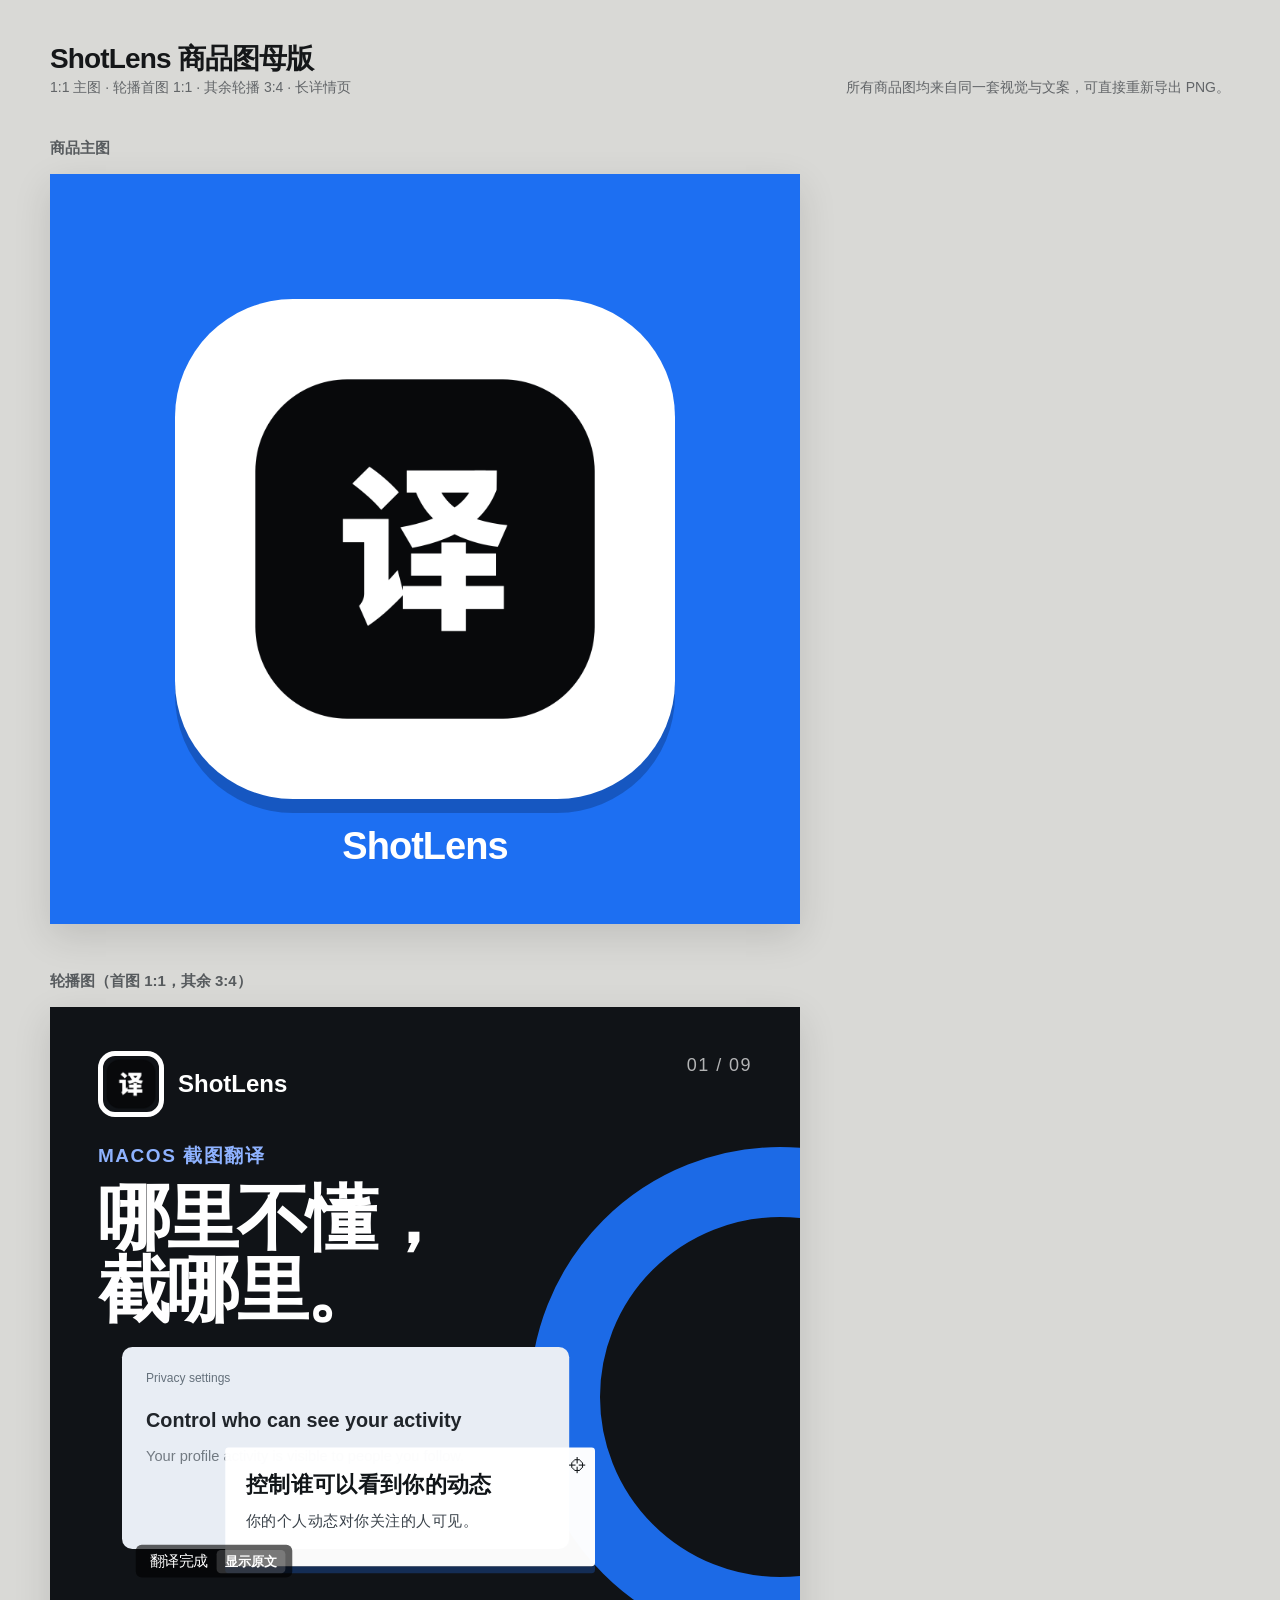
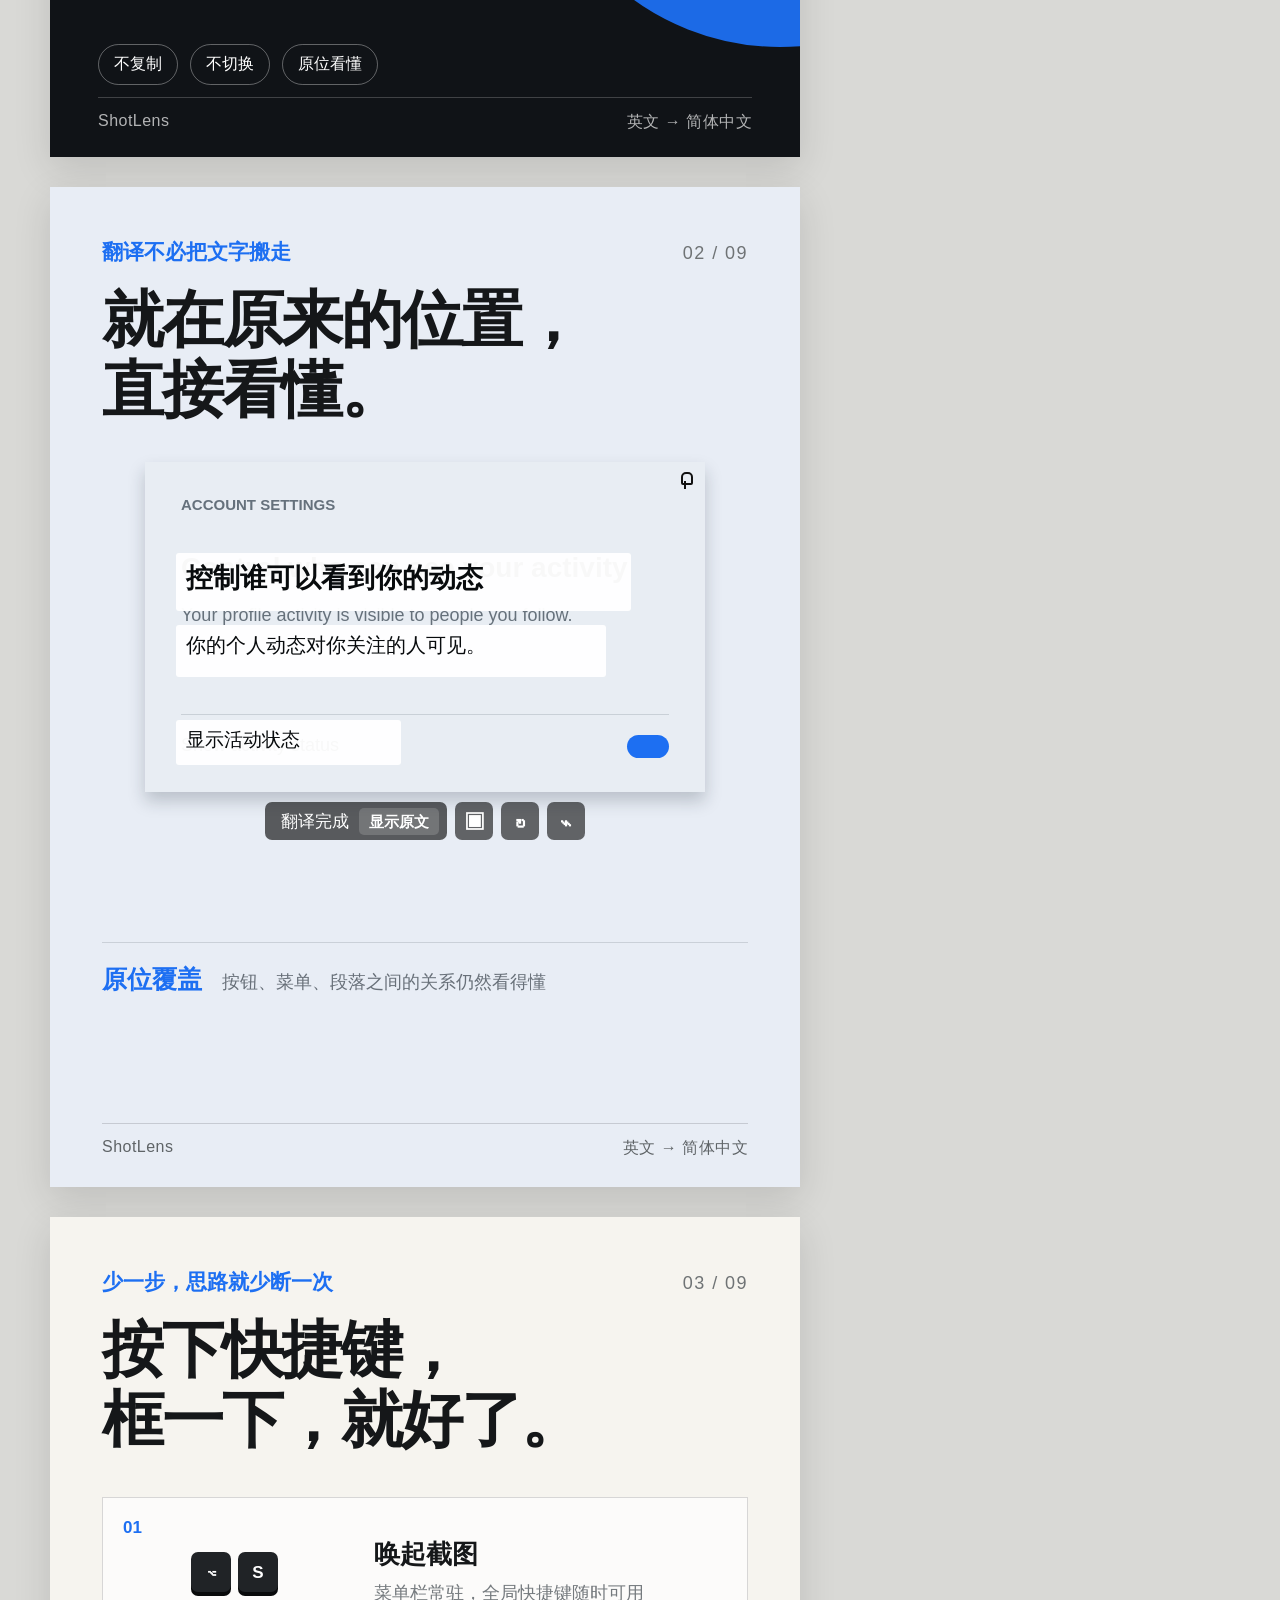
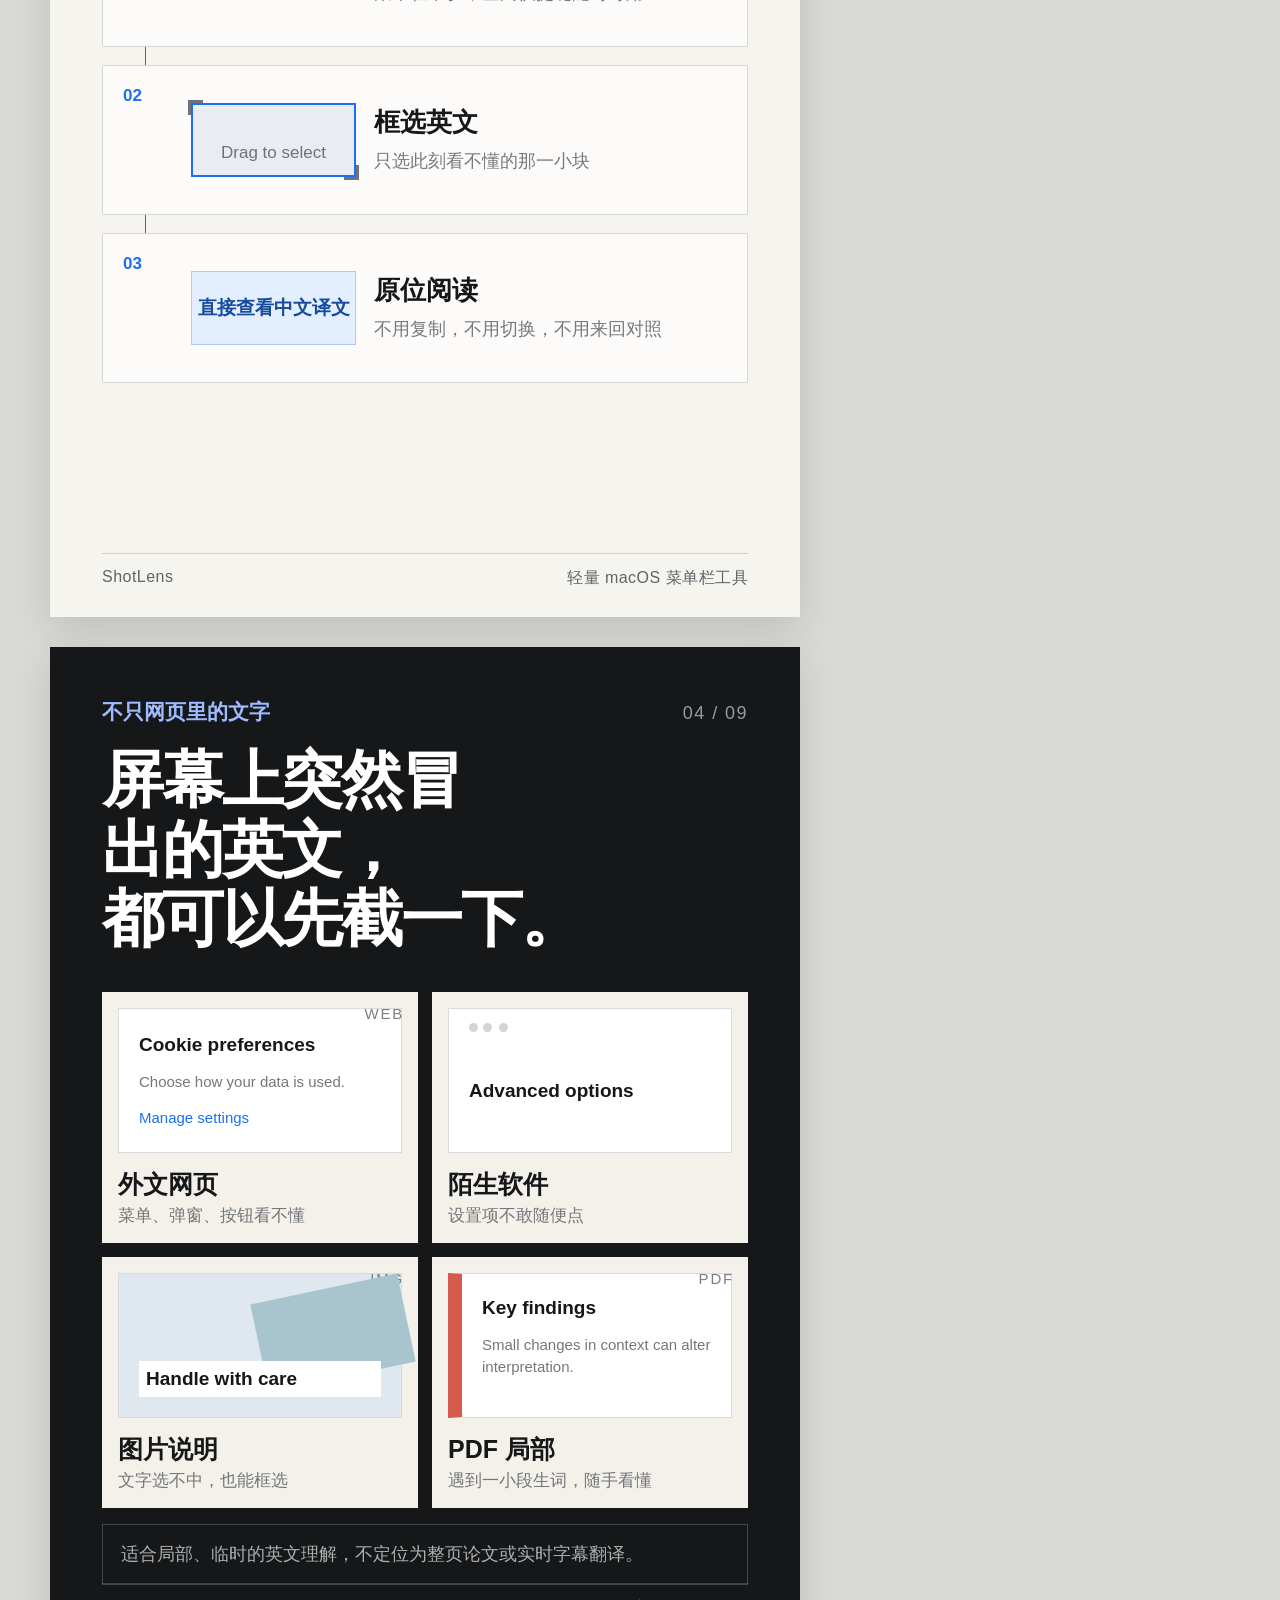
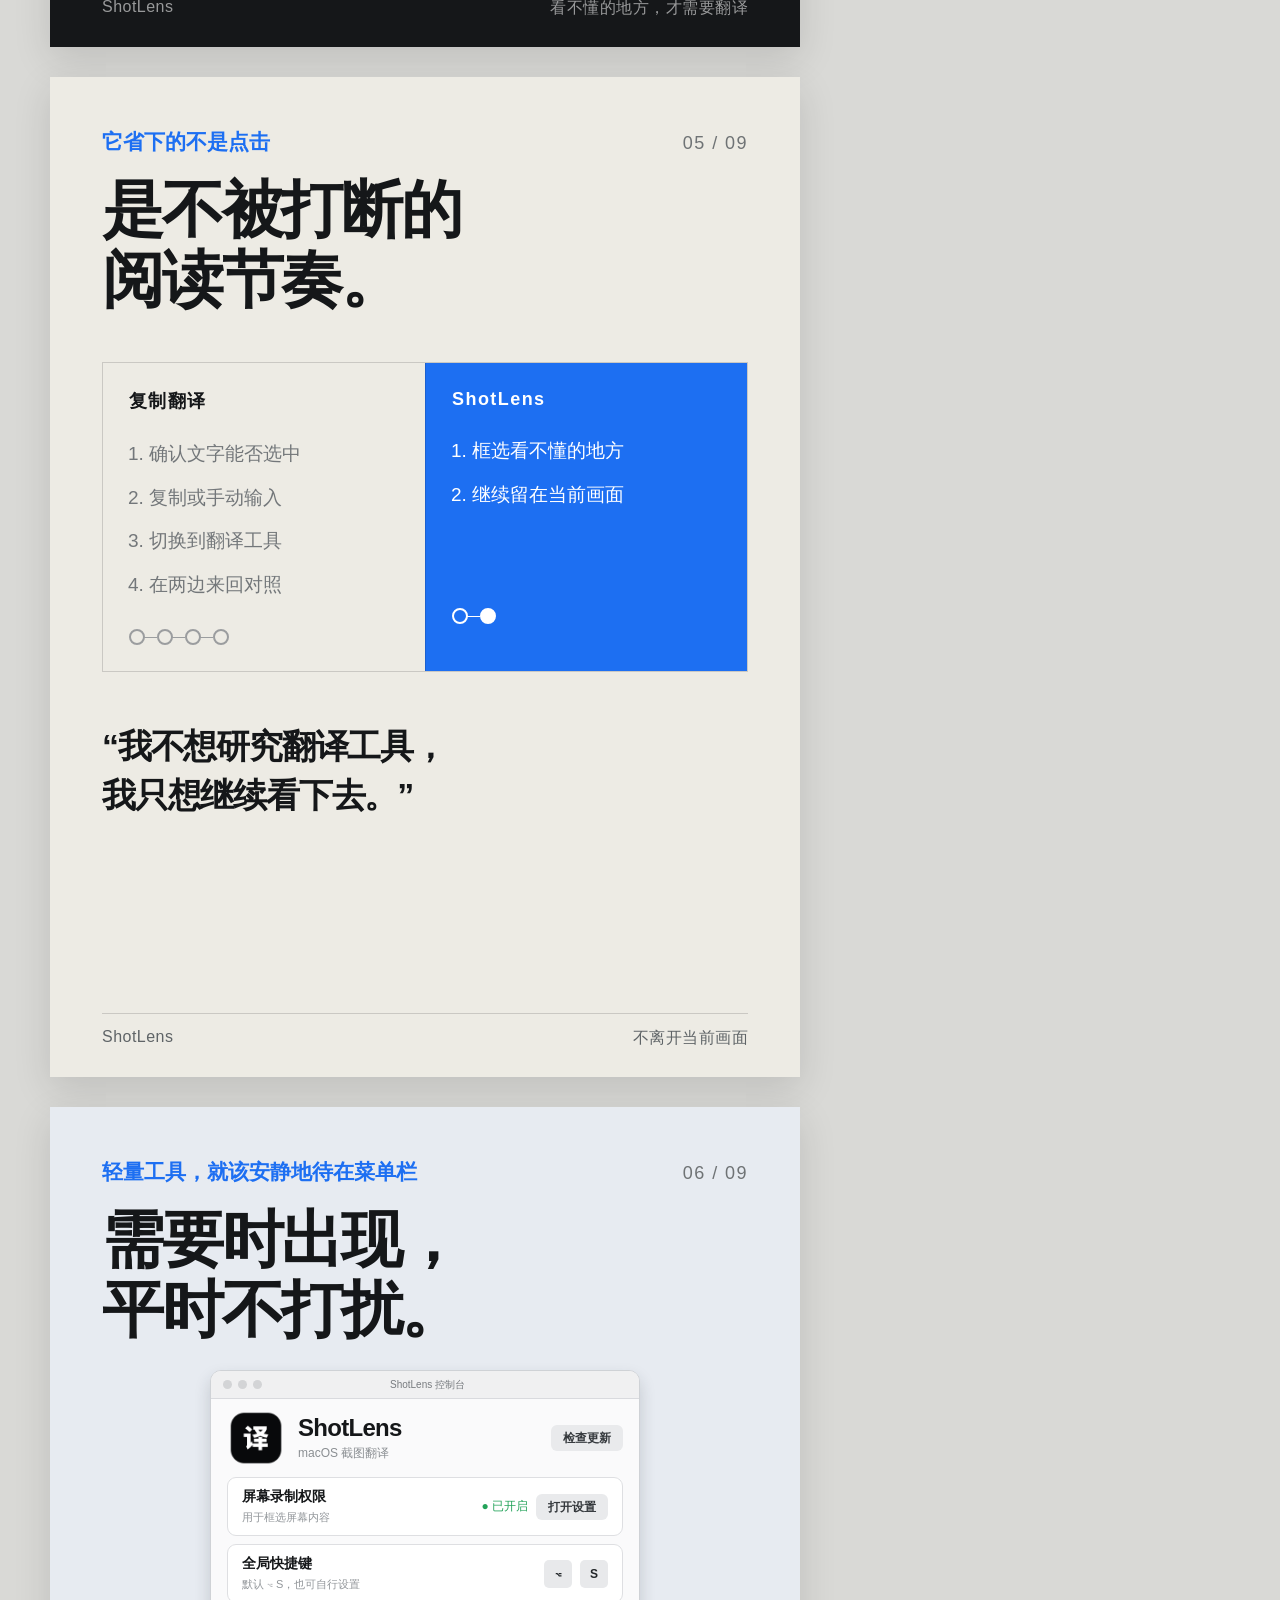
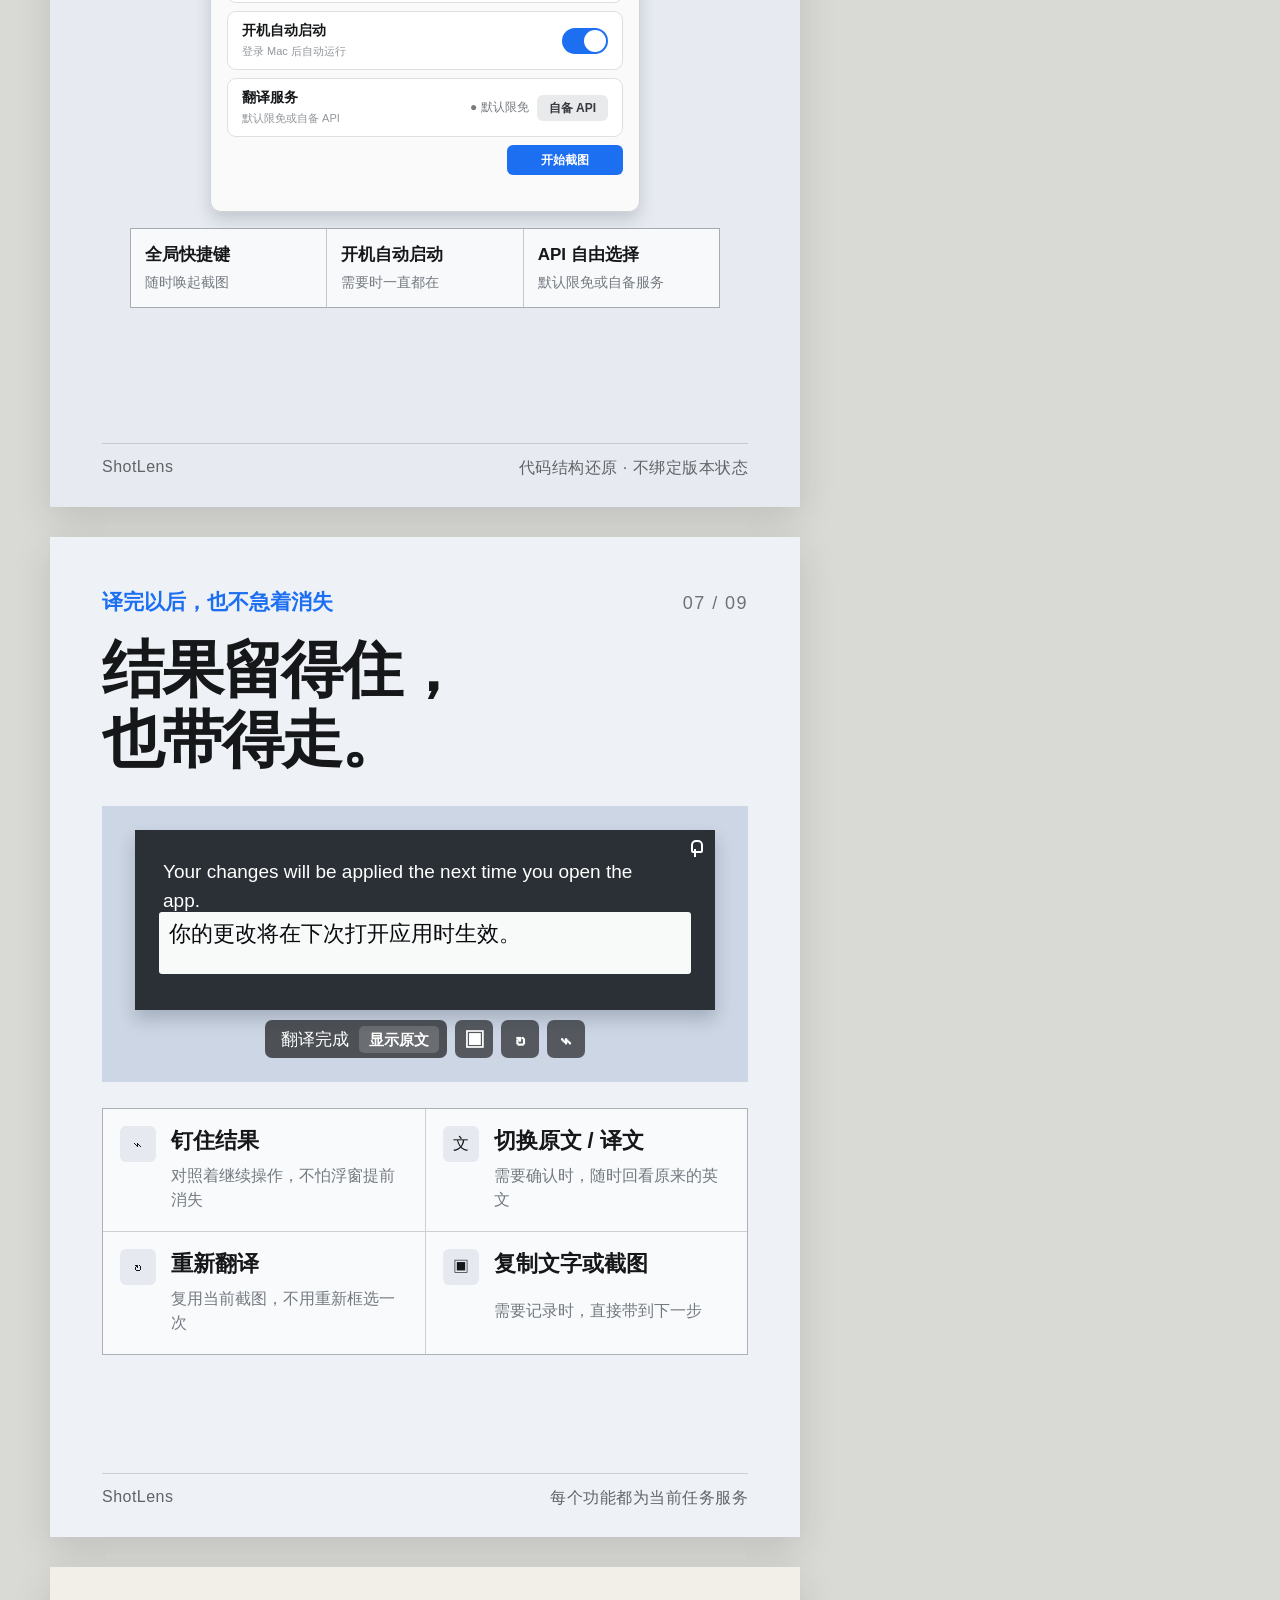
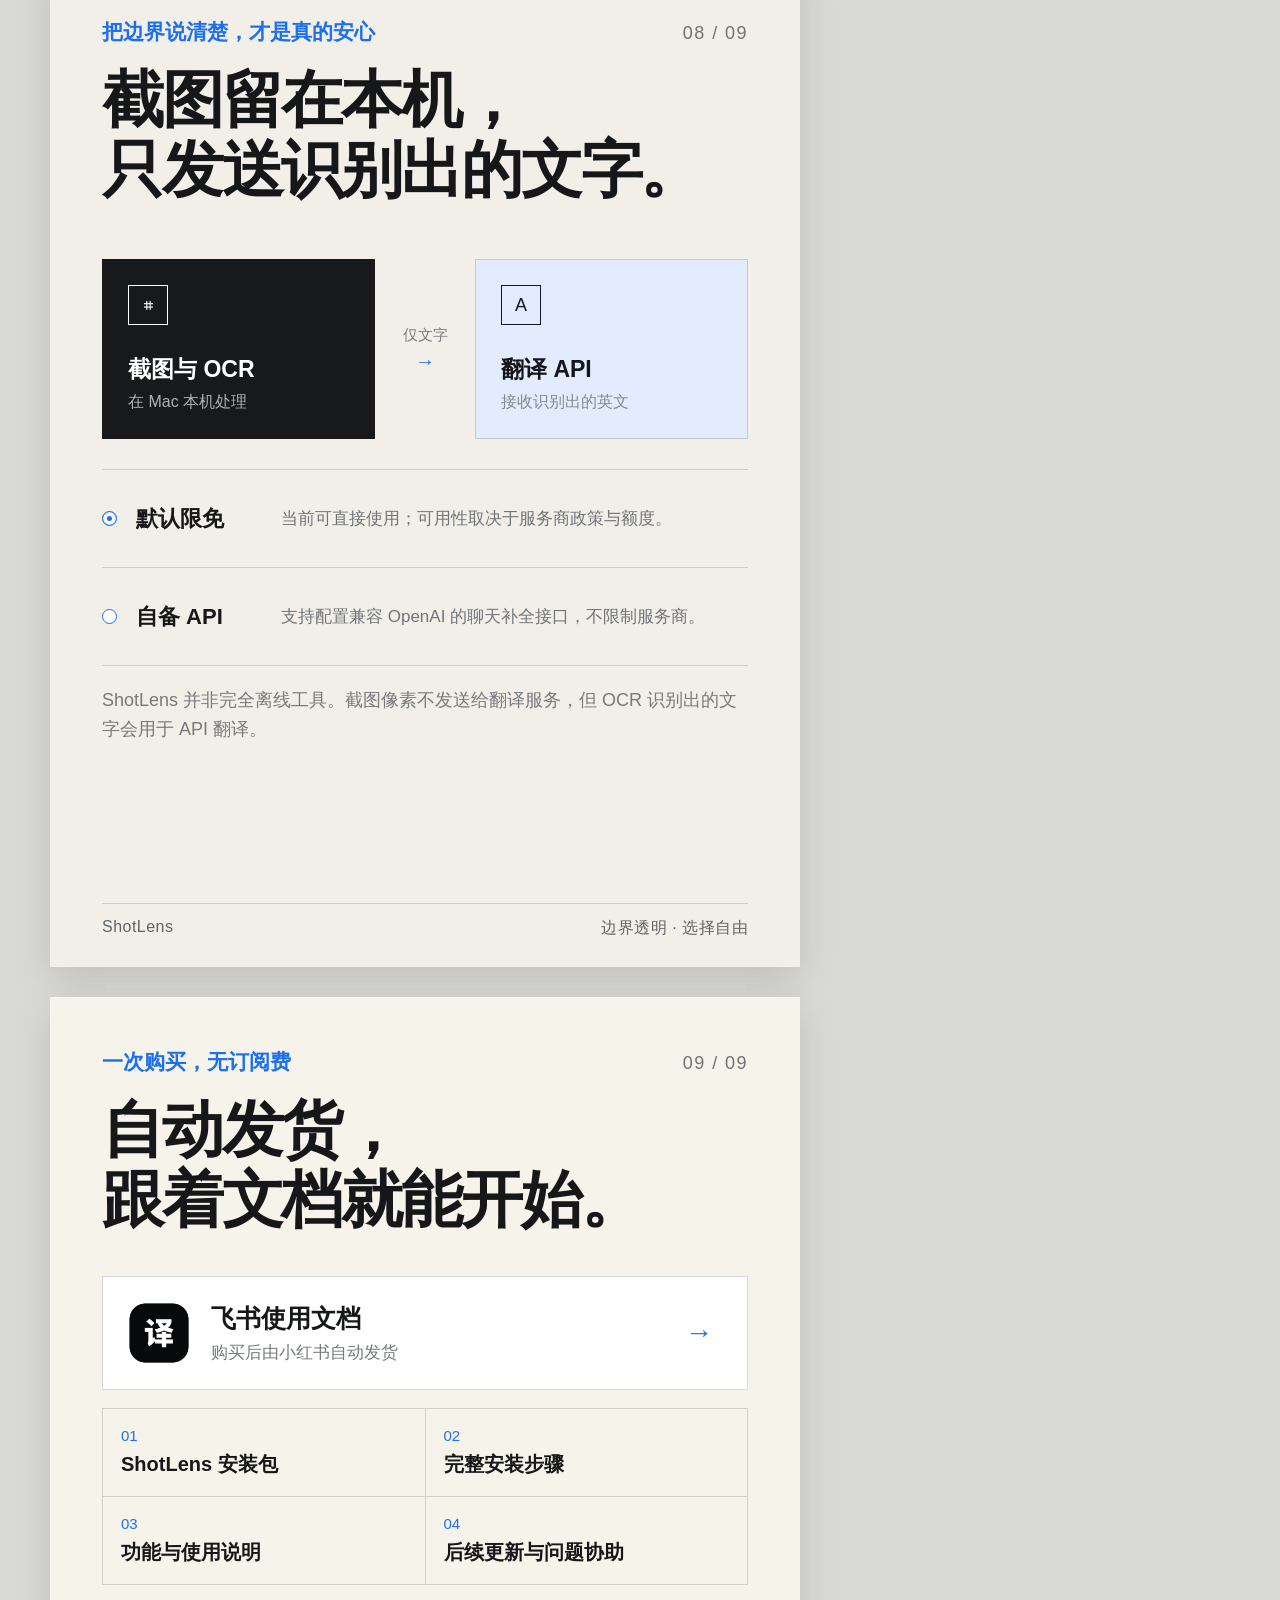
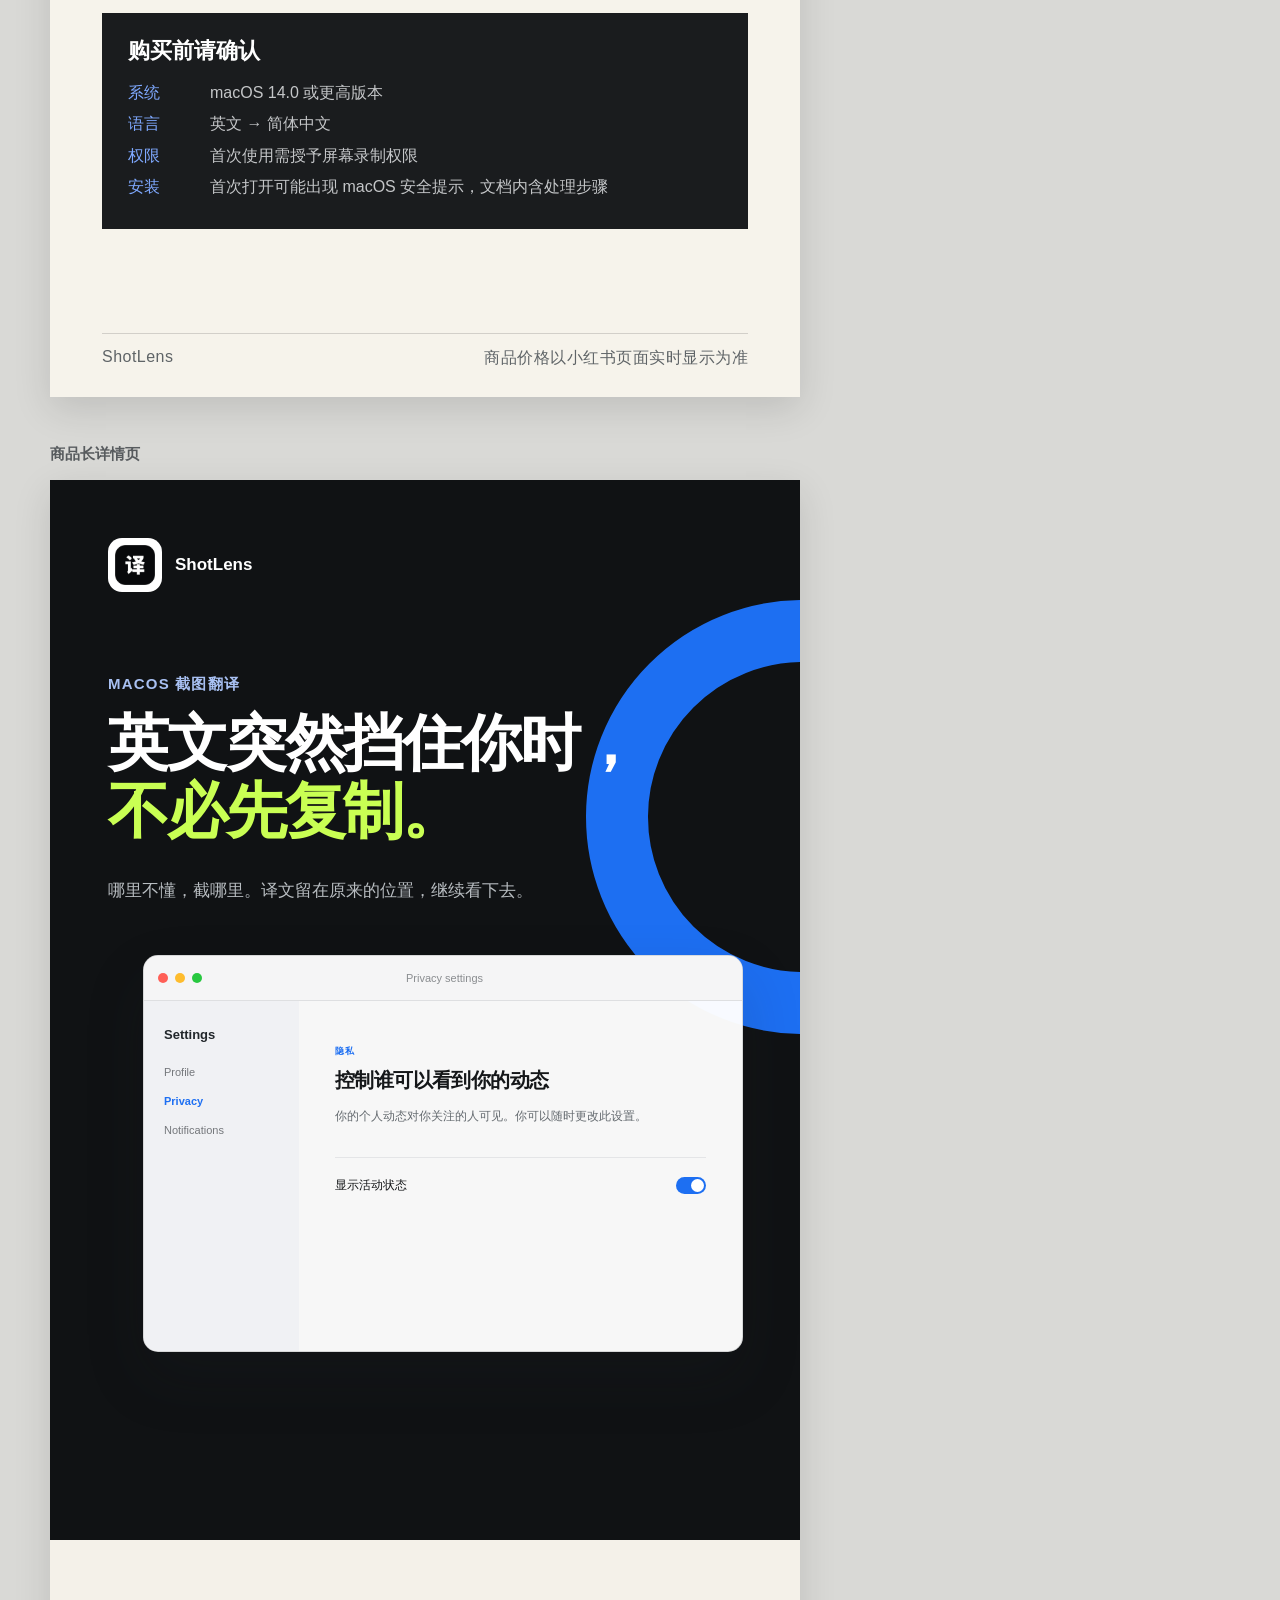
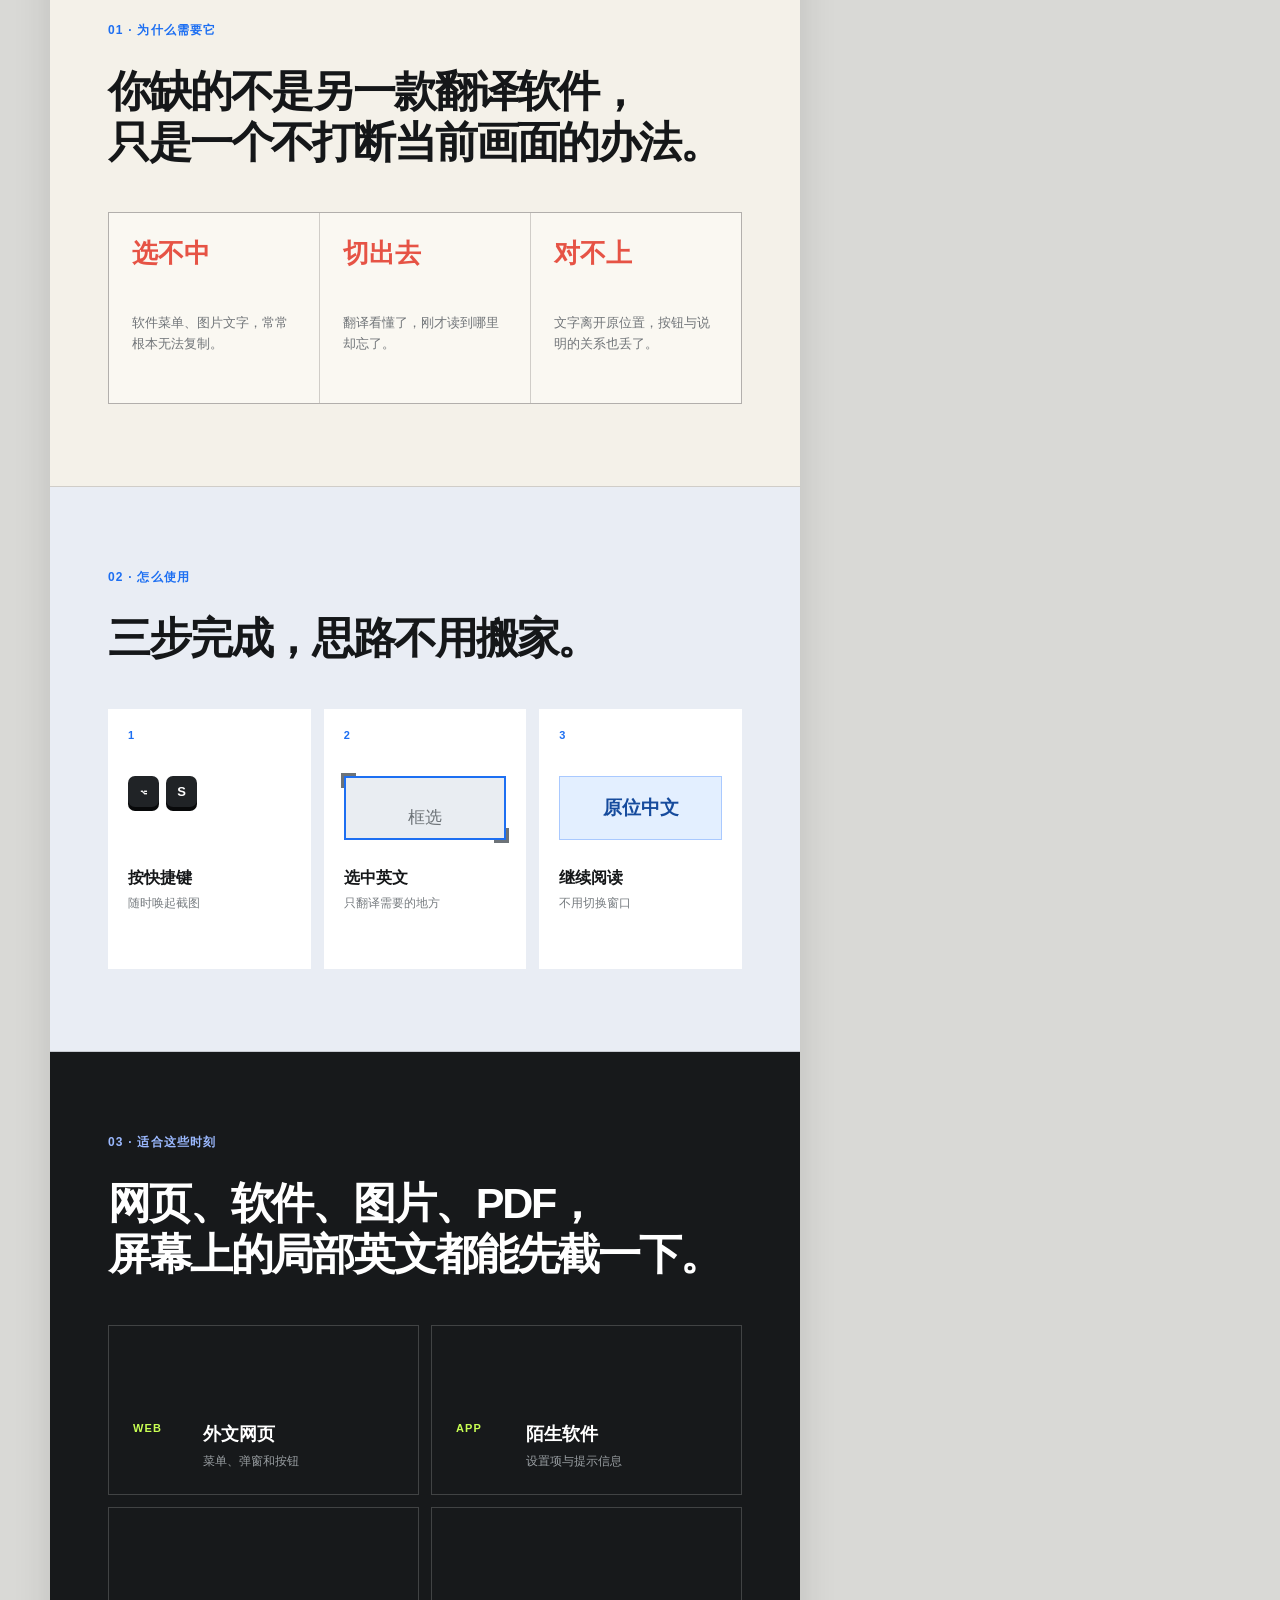
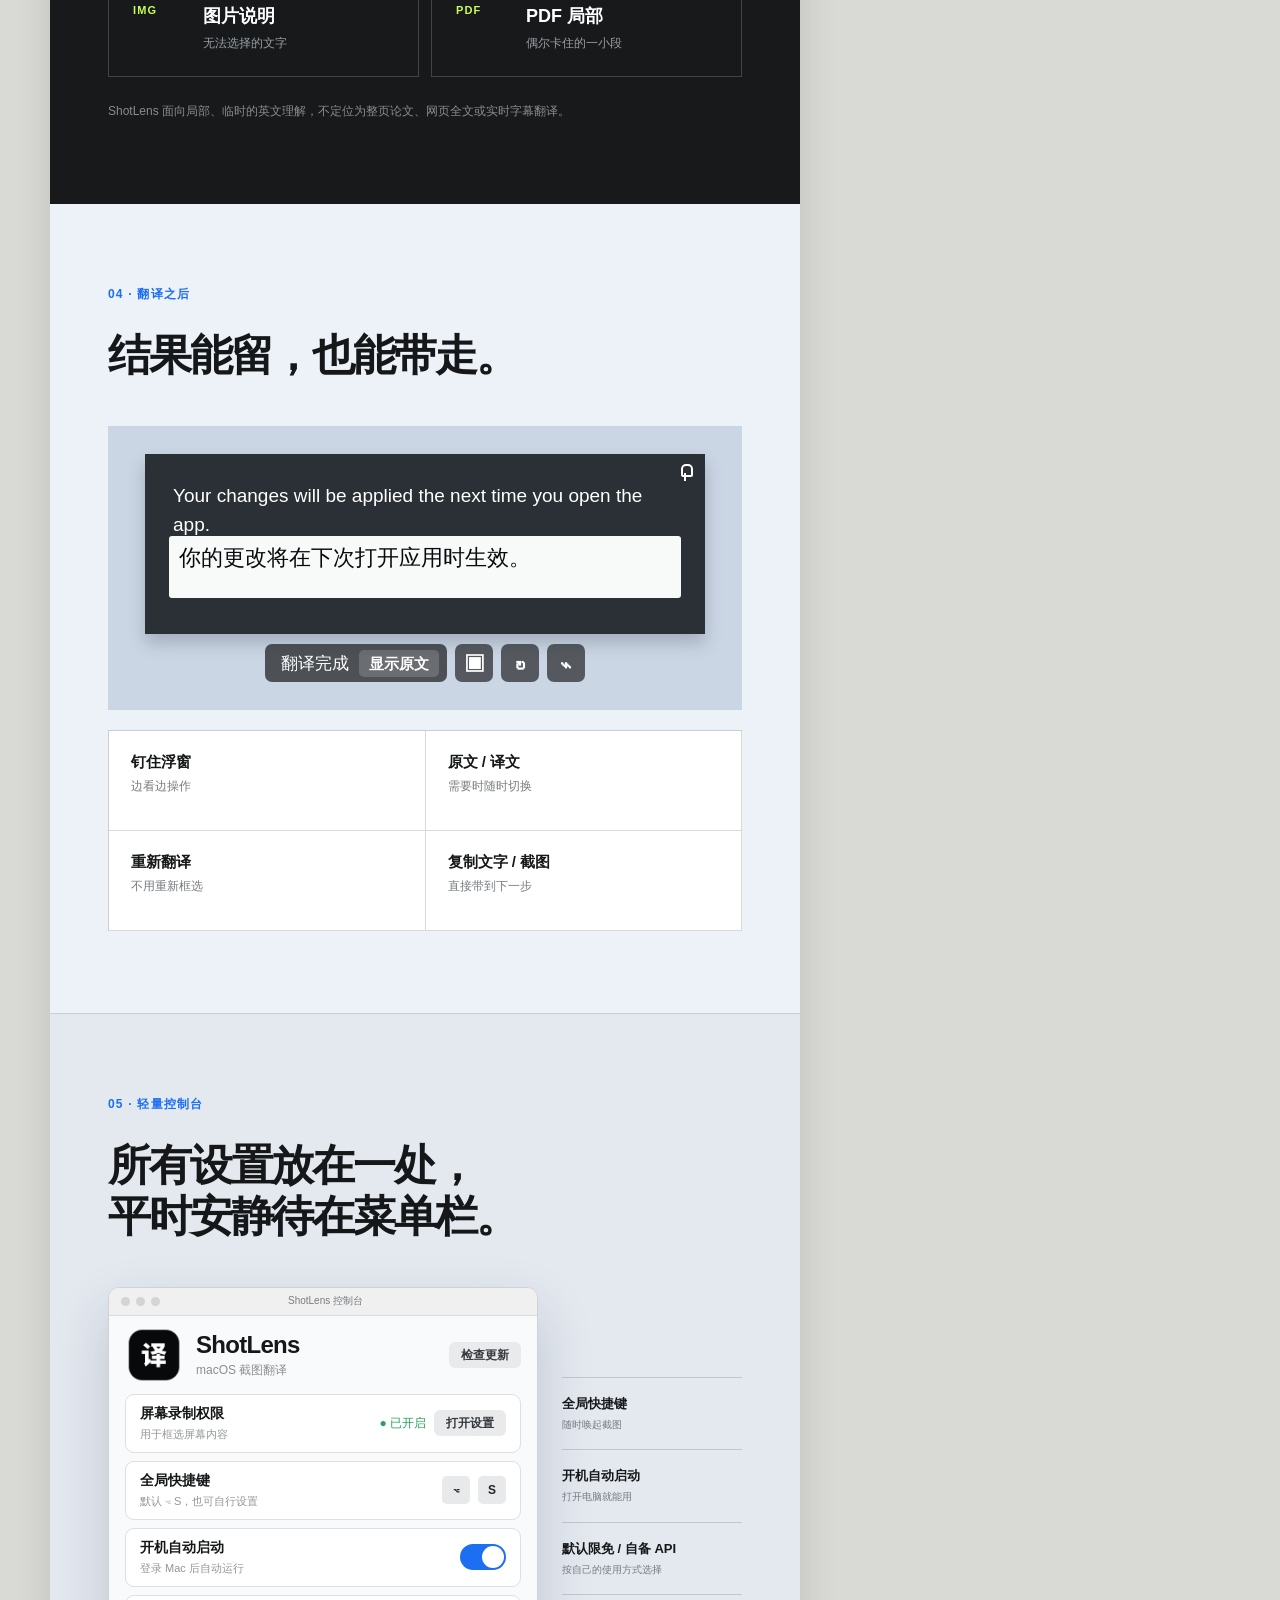
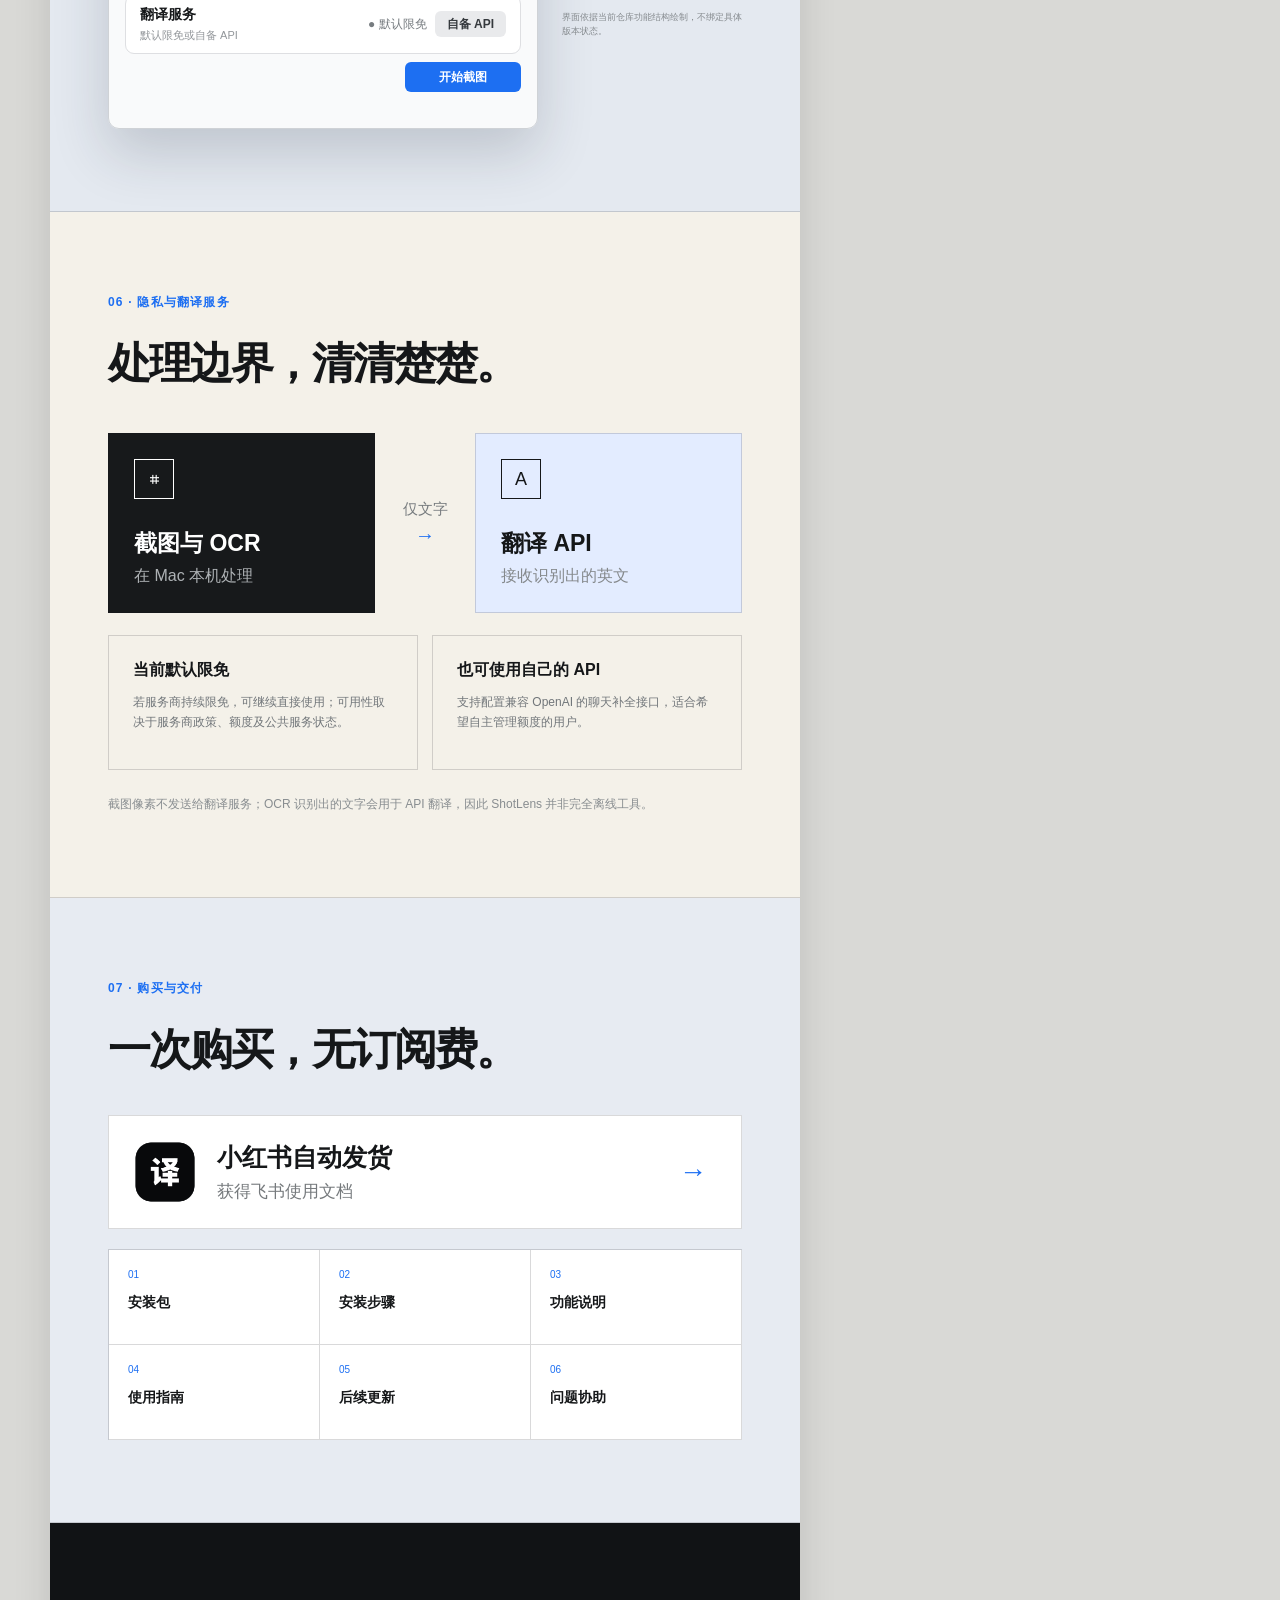
<file: designs/xiaohongshu-product-page/versions/v3/index.html>
<!doctype html>
<html lang="zh-CN">
<head>
  <meta charset="utf-8">
  <meta name="viewport" content="width=device-width, initial-scale=1, viewport-fit=cover">
  <title>ShotLens · 小红书商品详情页 · v3</title>
  <link rel="stylesheet" href="styles.css">
</head>
<body>
  <header class="workspace-header">
    <div>
      <strong>ShotLens 商品图母版</strong>
      <span>1:1 主图 · 轮播首图 1:1 · 其余轮播 3:4 · 长详情页</span>
    </div>
    <p>所有商品图均来自同一套视觉与文案，可直接重新导出 PNG。</p>
  </header>

  <main class="workspace">
    <section class="group">
      <h2>商品主图</h2>
      <article class="artboard square cover-square" data-export="00-square-cover" data-screen-label="商品主图">
        <div class="square-icon-stage">
          <img class="square-icon" src="../../assets/shotlens-icon.png" alt="ShotLens 图标">
        </div>
        <strong class="square-name">ShotLens</strong>
      </article>
    </section>

    <section class="group">
      <h2>轮播图（首图 1:1，其余 3:4）</h2>
      <div class="artboard-list">
        <article class="artboard square slide-01 carousel-cover carousel-square" data-export="01-carousel-cover" data-format="1x1" data-screen-label="01 轮播封面 · 1:1">
          <div class="slide-index">01 / 09</div>
          <div class="carousel-brand">
            <img src="../../assets/shotlens-icon.png" alt="ShotLens 图标">
            <span>ShotLens</span>
          </div>
          <div class="slide-heading">
            <p class="eyebrow">macOS 截图翻译</p>
            <h1>哪里不懂，<br>截哪里。</h1>
            <p class="cover-subtitle">框选屏幕上的局部英文，<br>直接在原位置查看中文。</p>
          </div>
          <div class="cover-product-demo">
            <div class="cover-source"><span>Privacy settings</span><strong>Control who can see your activity</strong><p>Your profile activity is visible to people you follow.</p></div>
            <div class="cover-translation"><strong>控制谁可以看到你的动态</strong><p>你的个人动态对你关注的人可见。</p><i class="pin-symbol">⌖</i></div>
            <div class="true-status"><span>翻译完成</span><button>显示原文</button></div>
          </div>
          <div class="cover-benefits"><span>不复制</span><span>不切换</span><span>原位看懂</span></div>
          <footer class="slide-footer"><span>ShotLens</span><span>英文 → 简体中文</span></footer>
        </article>

        <article class="artboard portrait slide-02" data-export="02-core-result" data-screen-label="02 原位翻译">
          <div class="slide-index">02 / 09</div>
          <div class="slide-heading compact">
            <p class="eyebrow">翻译不必把文字搬走</p>
            <h1>就在原来的位置，<br>直接看懂。</h1>
          </div>
          <div class="window-stage true-overlay-stage">
            <div class="true-result-window">
              <div class="source-page"><span class="source-label">ACCOUNT SETTINGS</span><h3>Control who can see your activity</h3><p>Your profile activity is visible to people you follow.</p><div class="source-row">Show activity status <i></i></div></div>
              <div class="translation-block block-title">控制谁可以看到你的动态</div>
              <div class="translation-block block-body">你的个人动态对你关注的人可见。</div>
              <div class="translation-block block-row">显示活动状态</div>
              <i class="true-pin">⌖</i>
            </div>
            <div class="true-controls">
              <div class="true-status"><span>翻译完成</span><button>显示原文</button></div>
              <div class="true-actions"><button aria-label="复制译文">▣</button><button aria-label="重新翻译">↻</button><button aria-label="复制截图">⌁</button></div>
            </div>
          </div>
          <div class="result-caption">
            <strong>原位覆盖</strong><span>按钮、菜单、段落之间的关系仍然看得懂</span>
          </div>
          <footer class="slide-footer"><span>ShotLens</span><span>英文 → 简体中文</span></footer>
        </article>

        <article class="artboard portrait slide-03" data-export="03-three-steps" data-screen-label="03 三步使用">
          <div class="slide-index">03 / 09</div>
          <div class="slide-heading compact">
            <p class="eyebrow">少一步，思路就少断一次</p>
            <h1>按下快捷键，<br>框一下，就好了。</h1>
          </div>
          <div class="steps">
            <div class="step-card">
              <span class="step-number">01</span>
              <div class="keyboard"><kbd>⌥</kbd><kbd>S</kbd></div>
              <div><strong>唤起截图</strong><p>菜单栏常驻，全局快捷键随时可用</p></div>
            </div>
            <div class="step-connector"></div>
            <div class="step-card">
              <span class="step-number">02</span>
              <div class="mini-selection"><i></i><span>Drag to select</span></div>
              <div><strong>框选英文</strong><p>只选此刻看不懂的那一小块</p></div>
            </div>
            <div class="step-connector"></div>
            <div class="step-card">
              <span class="step-number">03</span>
              <div class="mini-result">直接查看中文译文</div>
              <div><strong>原位阅读</strong><p>不用复制，不用切换，不用来回对照</p></div>
            </div>
          </div>
          <footer class="slide-footer"><span>ShotLens</span><span>轻量 macOS 菜单栏工具</span></footer>
        </article>

        <article class="artboard portrait slide-04" data-export="04-scenes" data-screen-label="04 使用场景">
          <div class="slide-index">04 / 09</div>
          <div class="slide-heading compact">
            <p class="eyebrow">不只网页里的文字</p>
            <h1>屏幕上突然冒出的英文，<br>都可以先截一下。</h1>
          </div>
          <div class="scene-grid">
            <div class="scene-card scene-web"><span class="scene-code">WEB</span><div class="scene-visual"><b>Cookie preferences</b><p>Choose how your data is used.</p><span>Manage settings</span></div><h3>外文网页</h3><p>菜单、弹窗、按钮看不懂</p></div>
            <div class="scene-card scene-app"><span class="scene-code">APP</span><div class="scene-visual app-visual"><i></i><i></i><i></i><b>Advanced options</b></div><h3>陌生软件</h3><p>设置项不敢随便点</p></div>
            <div class="scene-card scene-image"><span class="scene-code">IMG</span><div class="scene-visual image-visual"><span></span><b>Handle with care</b></div><h3>图片说明</h3><p>文字选不中，也能框选</p></div>
            <div class="scene-card scene-pdf"><span class="scene-code">PDF</span><div class="scene-visual pdf-visual"><b>Key findings</b><p>Small changes in context can alter interpretation.</p></div><h3>PDF 局部</h3><p>遇到一小段生词，随手看懂</p></div>
          </div>
          <div class="scope-note">适合局部、临时的英文理解，不定位为整页论文或实时字幕翻译。</div>
          <footer class="slide-footer"><span>ShotLens</span><span>看不懂的地方，才需要翻译</span></footer>
        </article>

        <article class="artboard portrait slide-05" data-export="05-benefits" data-screen-label="05 对比收益">
          <div class="slide-index">05 / 09</div>
          <div class="slide-heading compact">
            <p class="eyebrow">它省下的不是点击</p>
            <h1>是不被打断的<br>阅读节奏。</h1>
          </div>
          <div class="comparison">
            <div class="compare-column old-way">
              <span class="compare-label">复制翻译</span>
              <ol><li>确认文字能否选中</li><li>复制或手动输入</li><li>切换到翻译工具</li><li>在两边来回对照</li></ol>
              <div class="route-line broken"><i></i><i></i><i></i><i></i></div>
            </div>
            <div class="compare-column shot-way">
              <span class="compare-label">ShotLens</span>
              <ol><li>框选看不懂的地方</li><li>继续留在当前画面</li></ol>
              <div class="route-line direct"><i></i><i></i></div>
            </div>
          </div>
          <blockquote>“我不想研究翻译工具，<br>我只想继续看下去。”</blockquote>
          <footer class="slide-footer"><span>ShotLens</span><span>不离开当前画面</span></footer>
        </article>

        <article class="artboard portrait slide-console slide-console-code" data-export="06-code-ui" data-screen-label="06 代码绘制界面">
          <div class="slide-index">06 / 09</div>
          <div class="slide-heading compact">
            <p class="eyebrow">轻量工具，就该安静地待在菜单栏</p>
            <h1>需要时出现，<br>平时不打扰。</h1>
          </div>
          <div class="repo-console">
            <div class="repo-titlebar"><i></i><i></i><i></i><span>ShotLens 控制台</span></div>
            <div class="repo-identity"><img src="../../assets/shotlens-icon.png" alt=""><div><strong>ShotLens</strong><span>macOS 截图翻译</span></div><button>检查更新</button></div>
            <div class="repo-row"><div><b>屏幕录制权限</b><small>用于框选屏幕内容</small></div><span class="status-ok">● 已开启</span><button>打开设置</button></div>
            <div class="repo-row"><div><b>全局快捷键</b><small>默认 ⌥ S，也可自行设置</small></div><kbd>⌥</kbd><kbd>S</kbd></div>
            <div class="repo-row"><div><b>开机自动启动</b><small>登录 Mac 后自动运行</small></div><span class="repo-switch"><i></i></span></div>
            <div class="repo-row"><div><b>翻译服务</b><small>默认限免或自备 API</small></div><span class="status-neutral">● 默认限免</span><button>自备 API</button></div>
            <button class="repo-primary">开始截图</button>
          </div>
          <div class="console-points"><div><strong>全局快捷键</strong><span>随时唤起截图</span></div><div><strong>开机自动启动</strong><span>需要时一直都在</span></div><div><strong>API 自由选择</strong><span>默认限免或自备服务</span></div></div>
          <footer class="slide-footer"><span>ShotLens</span><span>代码结构还原 · 不绑定版本状态</span></footer>
        </article>

        <article class="artboard portrait slide-06" data-export="07-result-tools" data-screen-label="07 结果工具">
          <div class="slide-index">07 / 09</div>
          <div class="slide-heading compact">
            <p class="eyebrow">译完以后，也不急着消失</p>
            <h1>结果留得住，<br>也带得走。</h1>
          </div>
          <div class="floating-demo true-demo">
            <div class="true-result-window compact-result">
              <div class="source-page"><p>Your changes will be applied the next time you open the app.</p></div>
              <div class="translation-block single-block">你的更改将在下次打开应用时生效。</div>
              <i class="true-pin">⌖</i>
            </div>
            <div class="true-controls"><div class="true-status"><span>翻译完成</span><button>显示原文</button></div><div class="true-actions"><button>▣</button><button>↻</button><button>⌁</button></div></div>
          </div>
          <div class="feature-list">
            <div><span>⌁</span><strong>钉住结果</strong><p>对照着继续操作，不怕浮窗提前消失</p></div>
            <div><span>文</span><strong>切换原文 / 译文</strong><p>需要确认时，随时回看原来的英文</p></div>
            <div><span>↻</span><strong>重新翻译</strong><p>复用当前截图，不用重新框选一次</p></div>
            <div><span>▣</span><strong>复制文字或截图</strong><p>需要记录时，直接带到下一步</p></div>
          </div>
          <footer class="slide-footer"><span>ShotLens</span><span>每个功能都为当前任务服务</span></footer>
        </article>

        <article class="artboard portrait slide-07" data-export="08-privacy-api" data-screen-label="08 隐私与 API">
          <div class="slide-index">08 / 09</div>
          <div class="slide-heading compact">
            <p class="eyebrow">把边界说清楚，才是真的安心</p>
            <h1>截图留在本机，<br>只发送识别出的文字。</h1>
          </div>
          <div class="privacy-flow">
            <div class="privacy-node local"><span class="node-icon">⌗</span><strong>截图与 OCR</strong><small>在 Mac 本机处理</small></div>
            <div class="flow-arrow"><span>仅文字</span>→</div>
            <div class="privacy-node api"><span class="node-icon">A</span><strong>翻译 API</strong><small>接收识别出的英文</small></div>
          </div>
          <div class="api-choice">
            <div><span class="choice-dot"></span><strong>默认限免</strong><p>当前可直接使用；可用性取决于服务商政策与额度。</p></div>
            <div><span class="choice-dot hollow"></span><strong>自备 API</strong><p>支持配置兼容 OpenAI 的聊天补全接口，不限制服务商。</p></div>
          </div>
          <p class="privacy-disclaimer">ShotLens 并非完全离线工具。截图像素不发送给翻译服务，但 OCR 识别出的文字会用于 API 翻译。</p>
          <footer class="slide-footer"><span>ShotLens</span><span>边界透明 · 选择自由</span></footer>
        </article>

        <article class="artboard portrait slide-08" data-export="09-purchase-guide" data-screen-label="09 购买须知">
          <div class="slide-index">09 / 09</div>
          <div class="slide-heading compact">
            <p class="eyebrow">一次购买，无订阅费</p>
            <h1>自动发货，<br>跟着文档就能开始。</h1>
          </div>
          <div class="delivery-card">
            <div class="delivery-icon"><img src="../../assets/shotlens-icon.png" alt=""></div>
            <div><strong>飞书使用文档</strong><p>购买后由小红书自动发货</p></div>
            <span class="delivery-arrow">→</span>
          </div>
          <div class="delivery-contents">
            <div><span>01</span><strong>ShotLens 安装包</strong></div>
            <div><span>02</span><strong>完整安装步骤</strong></div>
            <div><span>03</span><strong>功能与使用说明</strong></div>
            <div><span>04</span><strong>后续更新与问题协助</strong></div>
          </div>
          <div class="requirements">
            <h3>购买前请确认</h3>
            <p><span>系统</span>macOS 14.0 或更高版本</p>
            <p><span>语言</span>英文 → 简体中文</p>
            <p><span>权限</span>首次使用需授予屏幕录制权限</p>
            <p><span>安装</span>首次打开可能出现 macOS 安全提示，文档内含处理步骤</p>
          </div>
          <footer class="slide-footer"><span>ShotLens</span><span>商品价格以小红书页面实时显示为准</span></footer>
        </article>
      </div>
    </section>

    <section class="group">
      <h2>商品长详情页</h2>
      <article class="artboard long-page" data-export="10-long-detail" data-screen-label="商品长详情页">
        <section class="long-hero">
          <div class="long-brand"><span class="long-logo-tile"><img src="../../assets/shotlens-icon.png" alt=""></span><span>ShotLens</span></div>
          <p class="eyebrow">macOS 截图翻译</p>
          <h1>英文突然挡住你时，<br><em>不必先复制。</em></h1>
          <p class="long-lead">哪里不懂，截哪里。译文留在原来的位置，继续看下去。</p>
          <div class="long-hero-window">
            <div class="mac-window browser-window">
              <div class="window-bar"><i></i><i></i><i></i><span>Privacy settings</span></div>
              <div class="browser-body"><aside><b>Settings</b><span>Profile</span><span class="active-en">Privacy</span><span>Notifications</span></aside><section><p class="ui-kicker">隐私</p><h3>控制谁可以看到你的动态</h3><p>你的个人动态对你关注的人可见。你可以随时更改此设置。</p><div class="toggle-row"><span>显示活动状态</span><i></i></div></section></div>
            </div>
          </div>
        </section>

        <section class="long-section pain-section">
          <p class="section-number">01 · 为什么需要它</p>
          <h2>你缺的不是另一款翻译软件，<br>只是一个不打断当前画面的办法。</h2>
          <div class="long-pains"><div><span>选不中</span><p>软件菜单、图片文字，常常根本无法复制。</p></div><div><span>切出去</span><p>翻译看懂了，刚才读到哪里却忘了。</p></div><div><span>对不上</span><p>文字离开原位置，按钮与说明的关系也丢了。</p></div></div>
        </section>

        <section class="long-section how-section">
          <p class="section-number">02 · 怎么使用</p>
          <h2>三步完成，思路不用搬家。</h2>
          <div class="long-steps"><div><b>1</b><span class="keyboard"><kbd>⌥</kbd><kbd>S</kbd></span><strong>按快捷键</strong><p>随时唤起截图</p></div><div><b>2</b><span class="mini-selection"><i></i><em>框选</em></span><strong>选中英文</strong><p>只翻译需要的地方</p></div><div><b>3</b><span class="mini-result">原位中文</span><strong>继续阅读</strong><p>不用切换窗口</p></div></div>
        </section>

        <section class="long-section scene-section">
          <p class="section-number">03 · 适合这些时刻</p>
          <h2>网页、软件、图片、PDF，<br>屏幕上的局部英文都能先截一下。</h2>
          <div class="long-scenes"><div><b>WEB</b><strong>外文网页</strong><p>菜单、弹窗和按钮</p></div><div><b>APP</b><strong>陌生软件</strong><p>设置项与提示信息</p></div><div><b>IMG</b><strong>图片说明</strong><p>无法选择的文字</p></div><div><b>PDF</b><strong>PDF 局部</strong><p>偶尔卡住的一小段</p></div></div>
          <p class="long-note">ShotLens 面向局部、临时的英文理解，不定位为整页论文、网页全文或实时字幕翻译。</p>
        </section>

        <section class="long-section feature-section">
          <p class="section-number">04 · 翻译之后</p>
          <h2>结果能留，也能带走。</h2>
          <div class="long-feature-demo true-demo"><div class="true-result-window compact-result"><div class="source-page"><p>Your changes will be applied the next time you open the app.</p></div><div class="translation-block single-block">你的更改将在下次打开应用时生效。</div><i class="true-pin">⌖</i></div><div class="true-controls"><div class="true-status"><span>翻译完成</span><button>显示原文</button></div><div class="true-actions"><button>▣</button><button>↻</button><button>⌁</button></div></div></div>
          <div class="long-features"><div><strong>钉住浮窗</strong><p>边看边操作</p></div><div><strong>原文 / 译文</strong><p>需要时随时切换</p></div><div><strong>重新翻译</strong><p>不用重新框选</p></div><div><strong>复制文字 / 截图</strong><p>直接带到下一步</p></div></div>
        </section>

        <section class="long-section console-section">
          <p class="section-number">05 · 轻量控制台</p>
          <h2>所有设置放在一处，<br>平时安静待在菜单栏。</h2>
          <div class="long-console-layout">
            <div class="repo-console">
              <div class="repo-titlebar"><i></i><i></i><i></i><span>ShotLens 控制台</span></div>
              <div class="repo-identity"><img src="../../assets/shotlens-icon.png" alt=""><div><strong>ShotLens</strong><span>macOS 截图翻译</span></div><button>检查更新</button></div>
              <div class="repo-row"><div><b>屏幕录制权限</b><small>用于框选屏幕内容</small></div><span class="status-ok">● 已开启</span><button>打开设置</button></div>
              <div class="repo-row"><div><b>全局快捷键</b><small>默认 ⌥ S，也可自行设置</small></div><kbd>⌥</kbd><kbd>S</kbd></div>
              <div class="repo-row"><div><b>开机自动启动</b><small>登录 Mac 后自动运行</small></div><span class="repo-switch"><i></i></span></div>
              <div class="repo-row"><div><b>翻译服务</b><small>默认限免或自备 API</small></div><span class="status-neutral">● 默认限免</span><button>自备 API</button></div>
              <button class="repo-primary">开始截图</button>
            </div>
            <div class="long-console-points"><p><strong>全局快捷键</strong><span>随时唤起截图</span></p><p><strong>开机自动启动</strong><span>打开电脑就能用</span></p><p><strong>默认限免 / 自备 API</strong><span>按自己的使用方式选择</span></p><small>界面依据当前仓库功能结构绘制，不绑定具体版本状态。</small></div>
          </div>
        </section>

        <section class="long-section privacy-section">
          <p class="section-number">06 · 隐私与翻译服务</p>
          <h2>处理边界，清清楚楚。</h2>
          <div class="privacy-flow"><div class="privacy-node local"><span class="node-icon">⌗</span><strong>截图与 OCR</strong><small>在 Mac 本机处理</small></div><div class="flow-arrow"><span>仅文字</span>→</div><div class="privacy-node api"><span class="node-icon">A</span><strong>翻译 API</strong><small>接收识别出的英文</small></div></div>
          <div class="long-api"><div><strong>当前默认限免</strong><p>若服务商持续限免，可继续直接使用；可用性取决于服务商政策、额度及公共服务状态。</p></div><div><strong>也可使用自己的 API</strong><p>支持配置兼容 OpenAI 的聊天补全接口，适合希望自主管理额度的用户。</p></div></div>
          <p class="long-note">截图像素不发送给翻译服务；OCR 识别出的文字会用于 API 翻译，因此 ShotLens 并非完全离线工具。</p>
        </section>

        <section class="long-section delivery-section">
          <p class="section-number">07 · 购买与交付</p>
          <h2>一次购买，无订阅费。</h2>
          <div class="delivery-card"><div class="delivery-icon"><img src="../../assets/shotlens-icon.png" alt=""></div><div><strong>小红书自动发货</strong><p>获得飞书使用文档</p></div><span class="delivery-arrow">→</span></div>
          <div class="long-delivery-grid"><div><span>01</span><strong>安装包</strong></div><div><span>02</span><strong>安装步骤</strong></div><div><span>03</span><strong>功能说明</strong></div><div><span>04</span><strong>使用指南</strong></div><div><span>05</span><strong>后续更新</strong></div><div><span>06</span><strong>问题协助</strong></div></div>
        </section>

        <section class="long-section final-section">
          <img src="../../assets/shotlens-icon.png" alt="ShotLens 图标">
          <p class="eyebrow">购买前请确认</p>
          <h2>ShotLens</h2>
          <div class="final-specs"><p><span>系统</span>macOS 14.0 或更高版本</p><p><span>翻译方向</span>英文 → 简体中文</p><p><span>必要权限</span>屏幕录制权限</p><p><span>首次安装</span>可能出现 macOS 安全提示，文档内含处理步骤</p></div>
          <h3>哪里不懂，截哪里。</h3>
          <p>价格以小红书商品页面实时显示为准。</p>
        </section>
      </article>
    </section>
  </main>
</body>
</html>
</file>
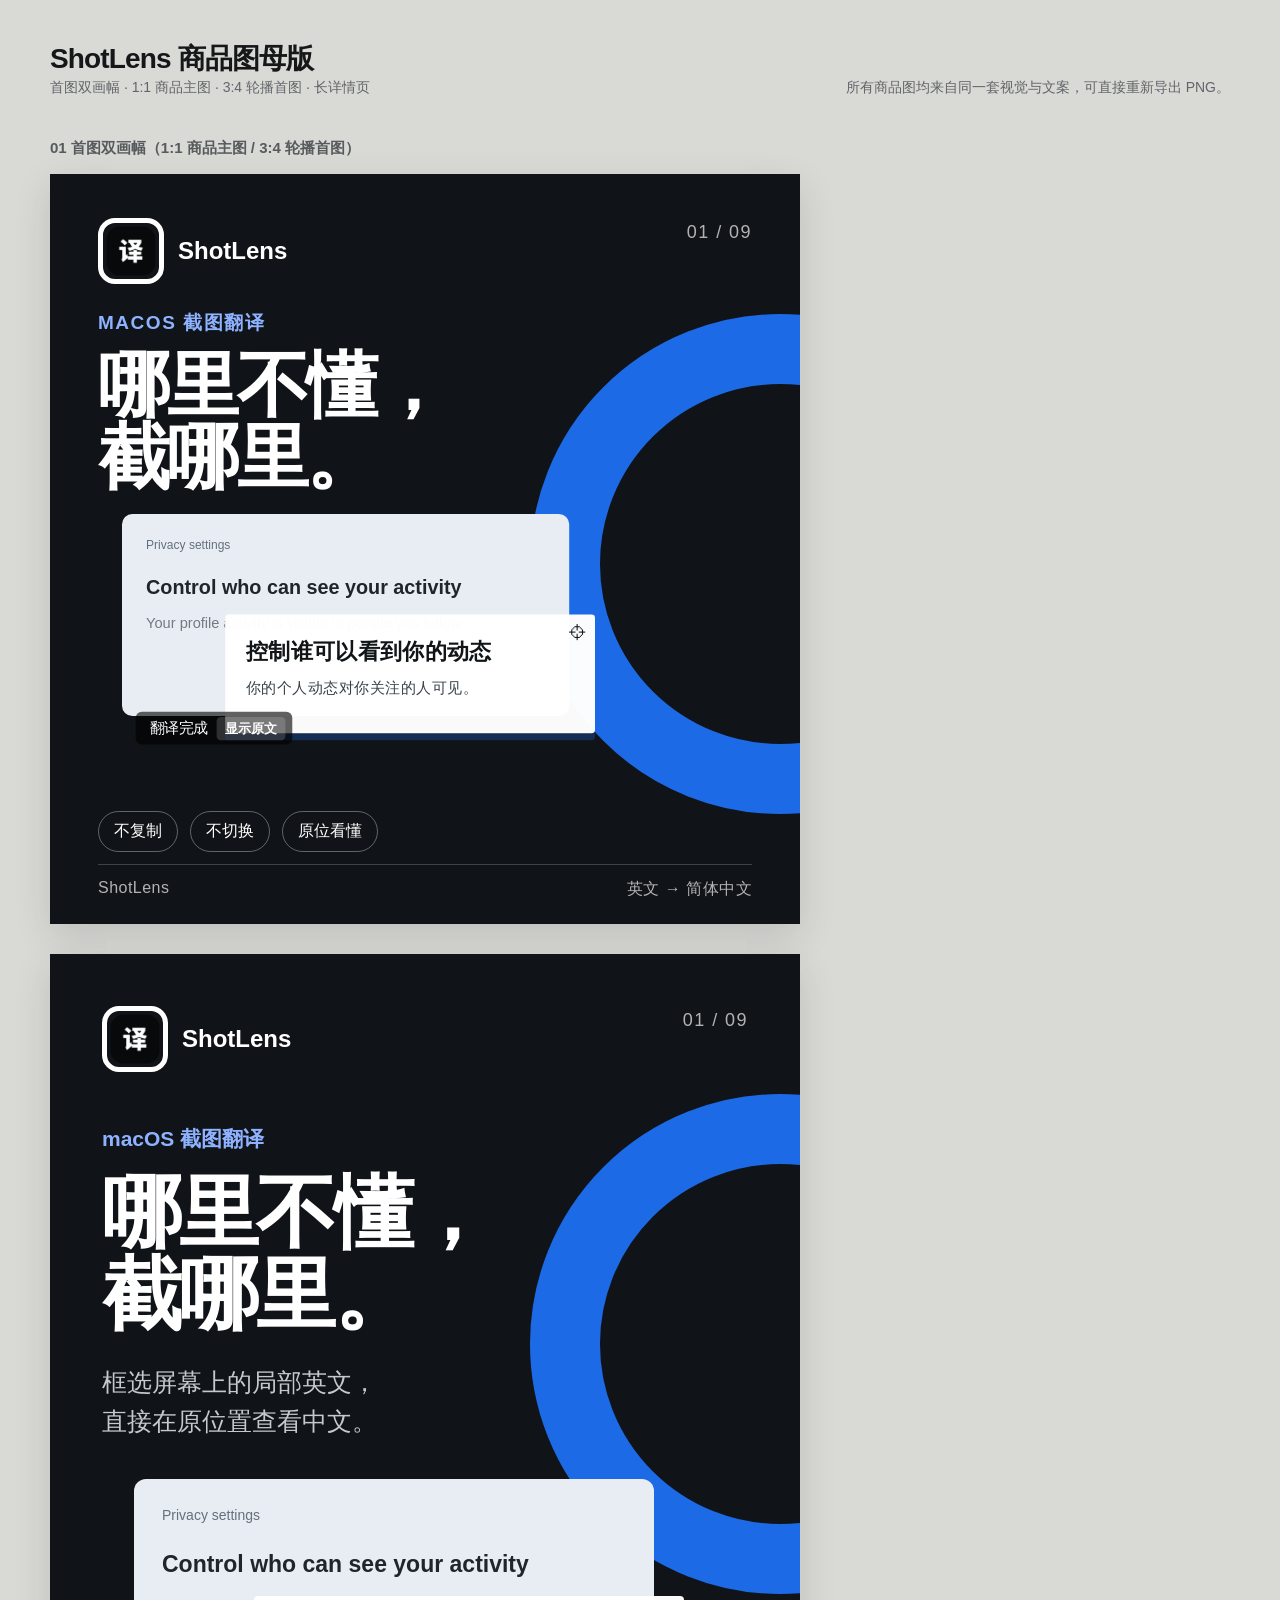
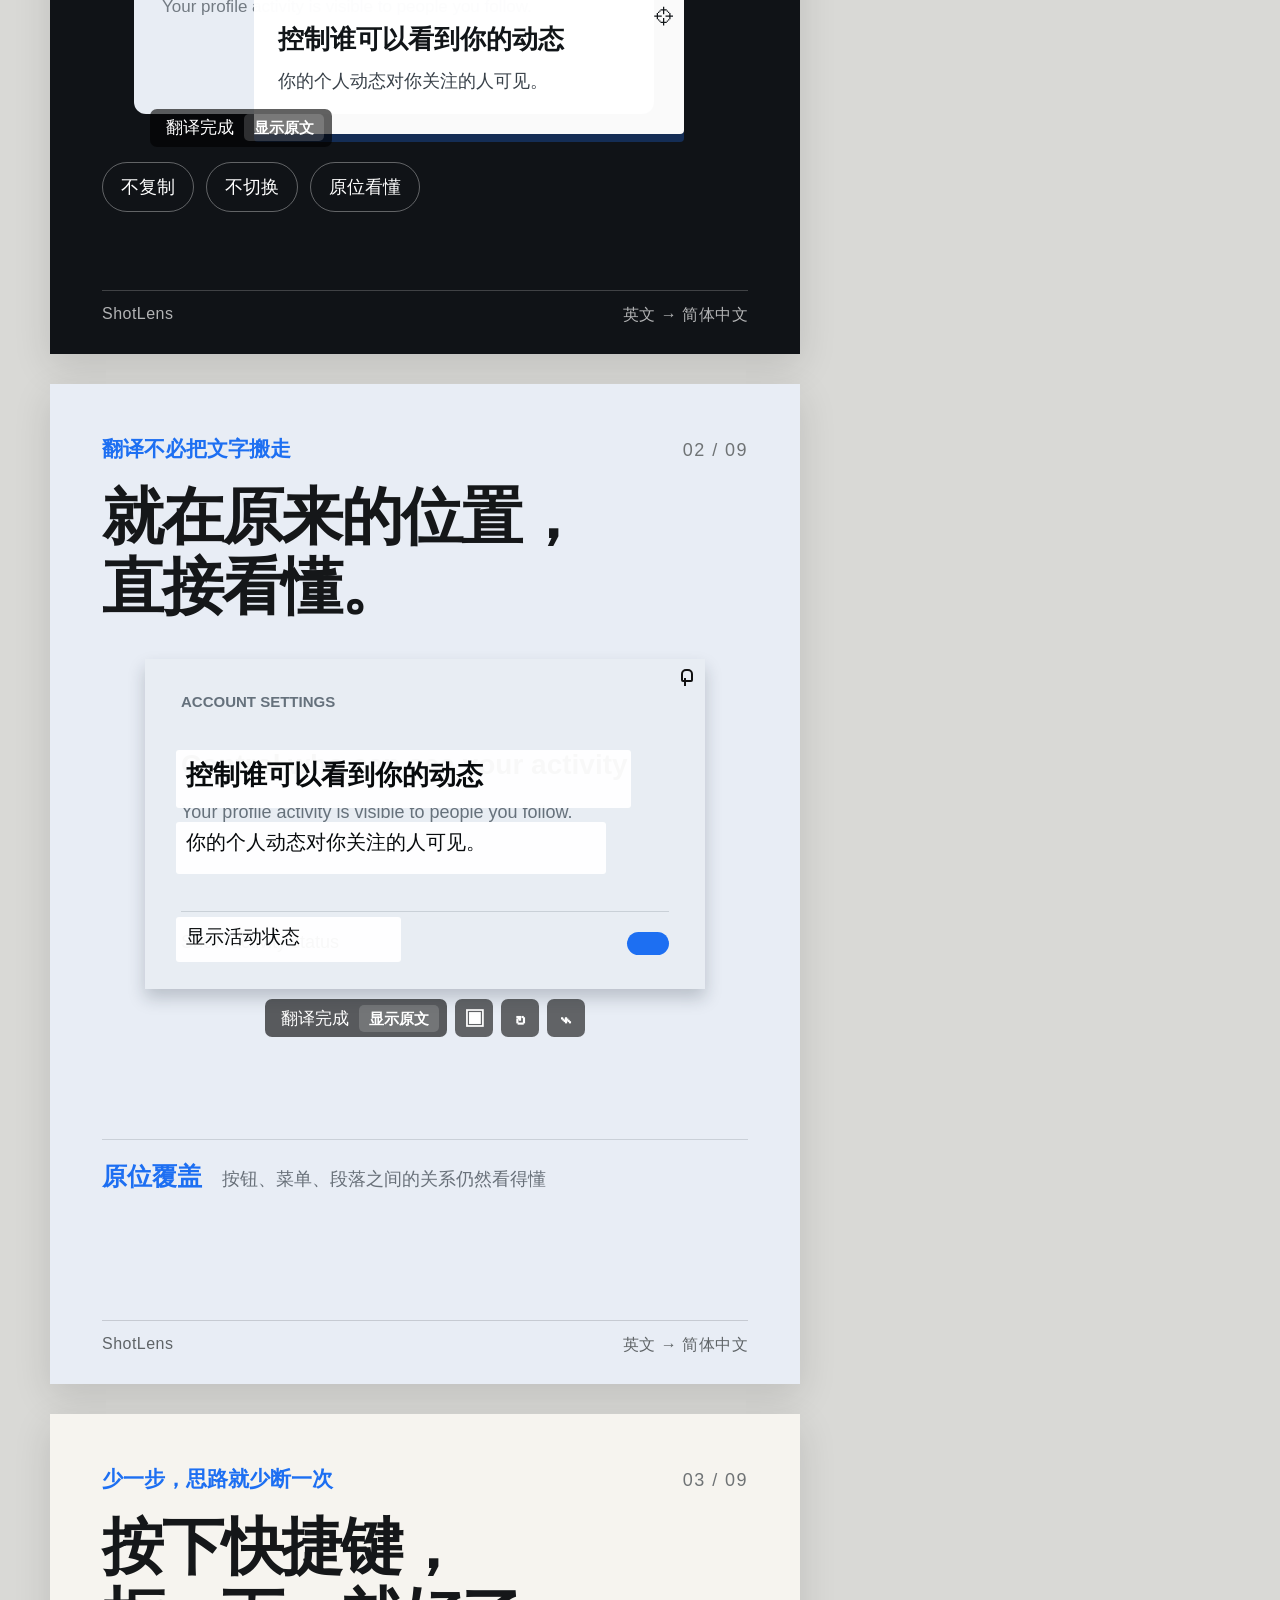
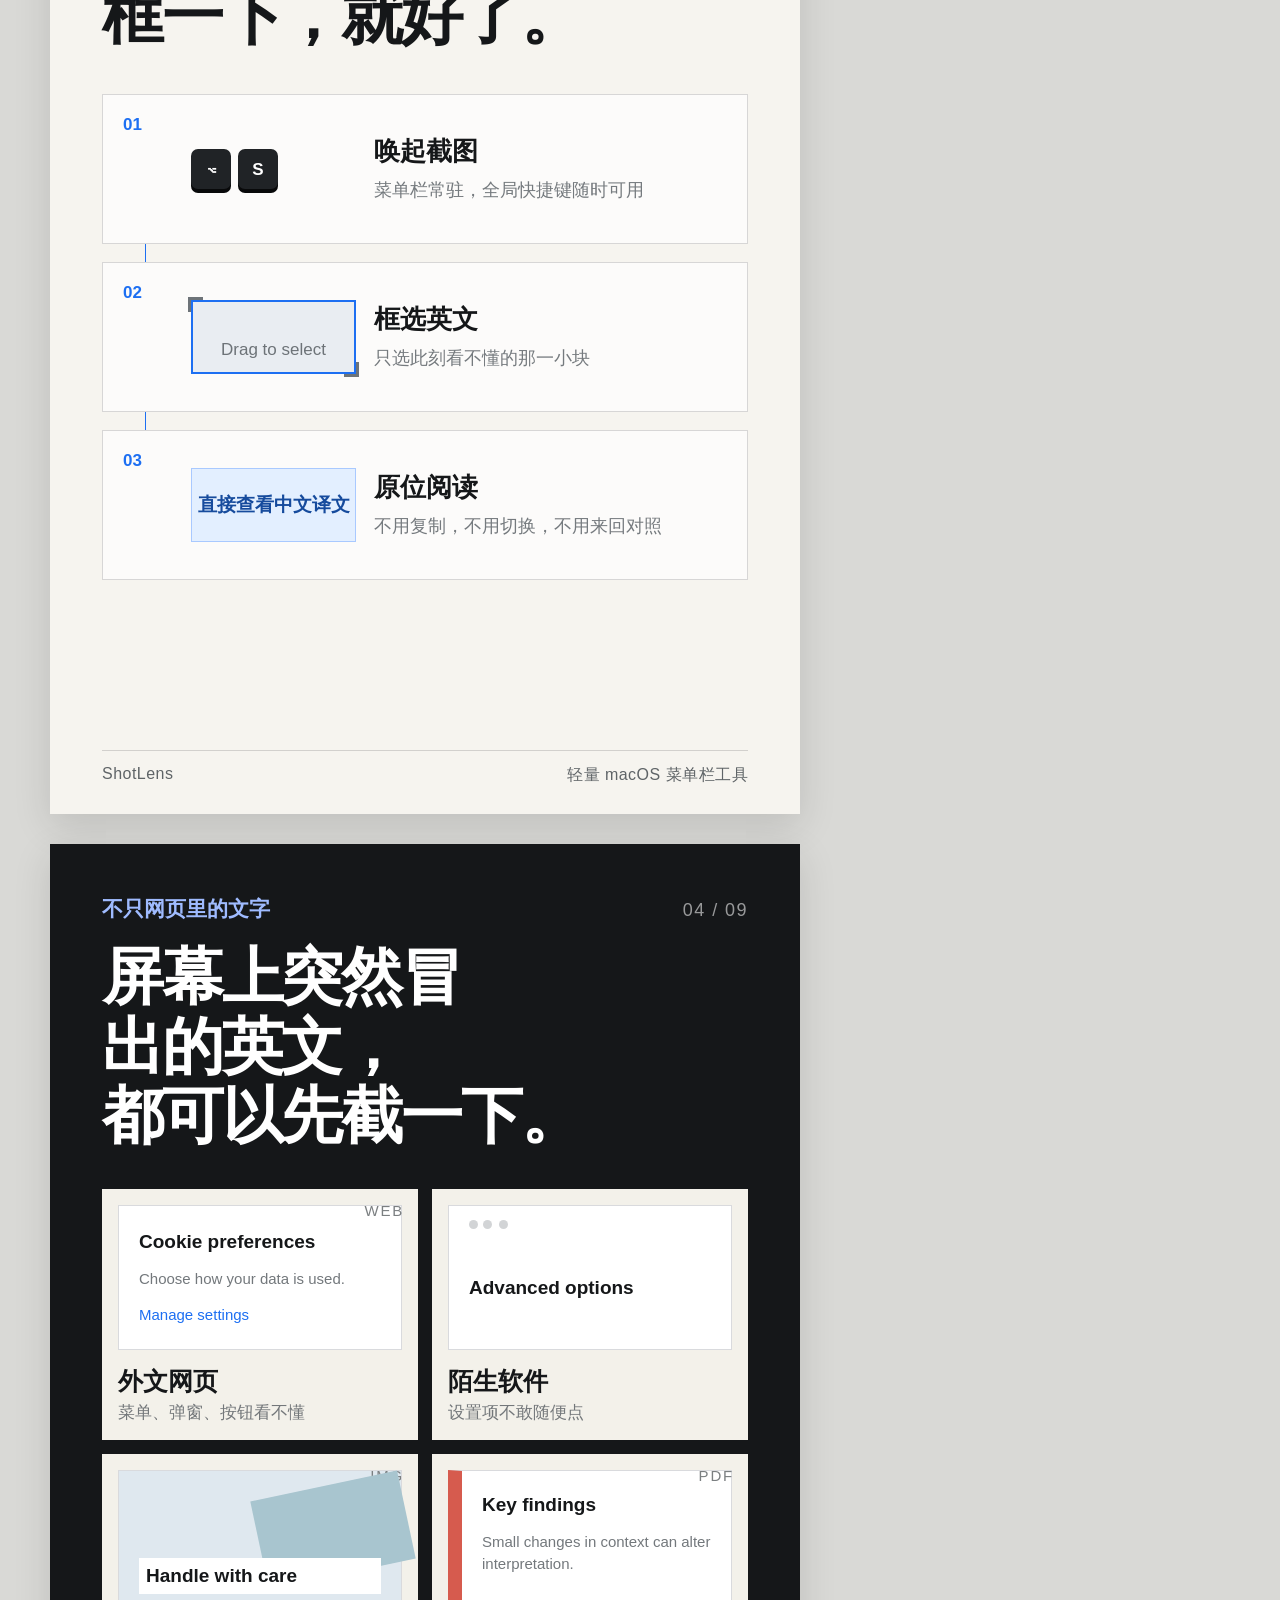
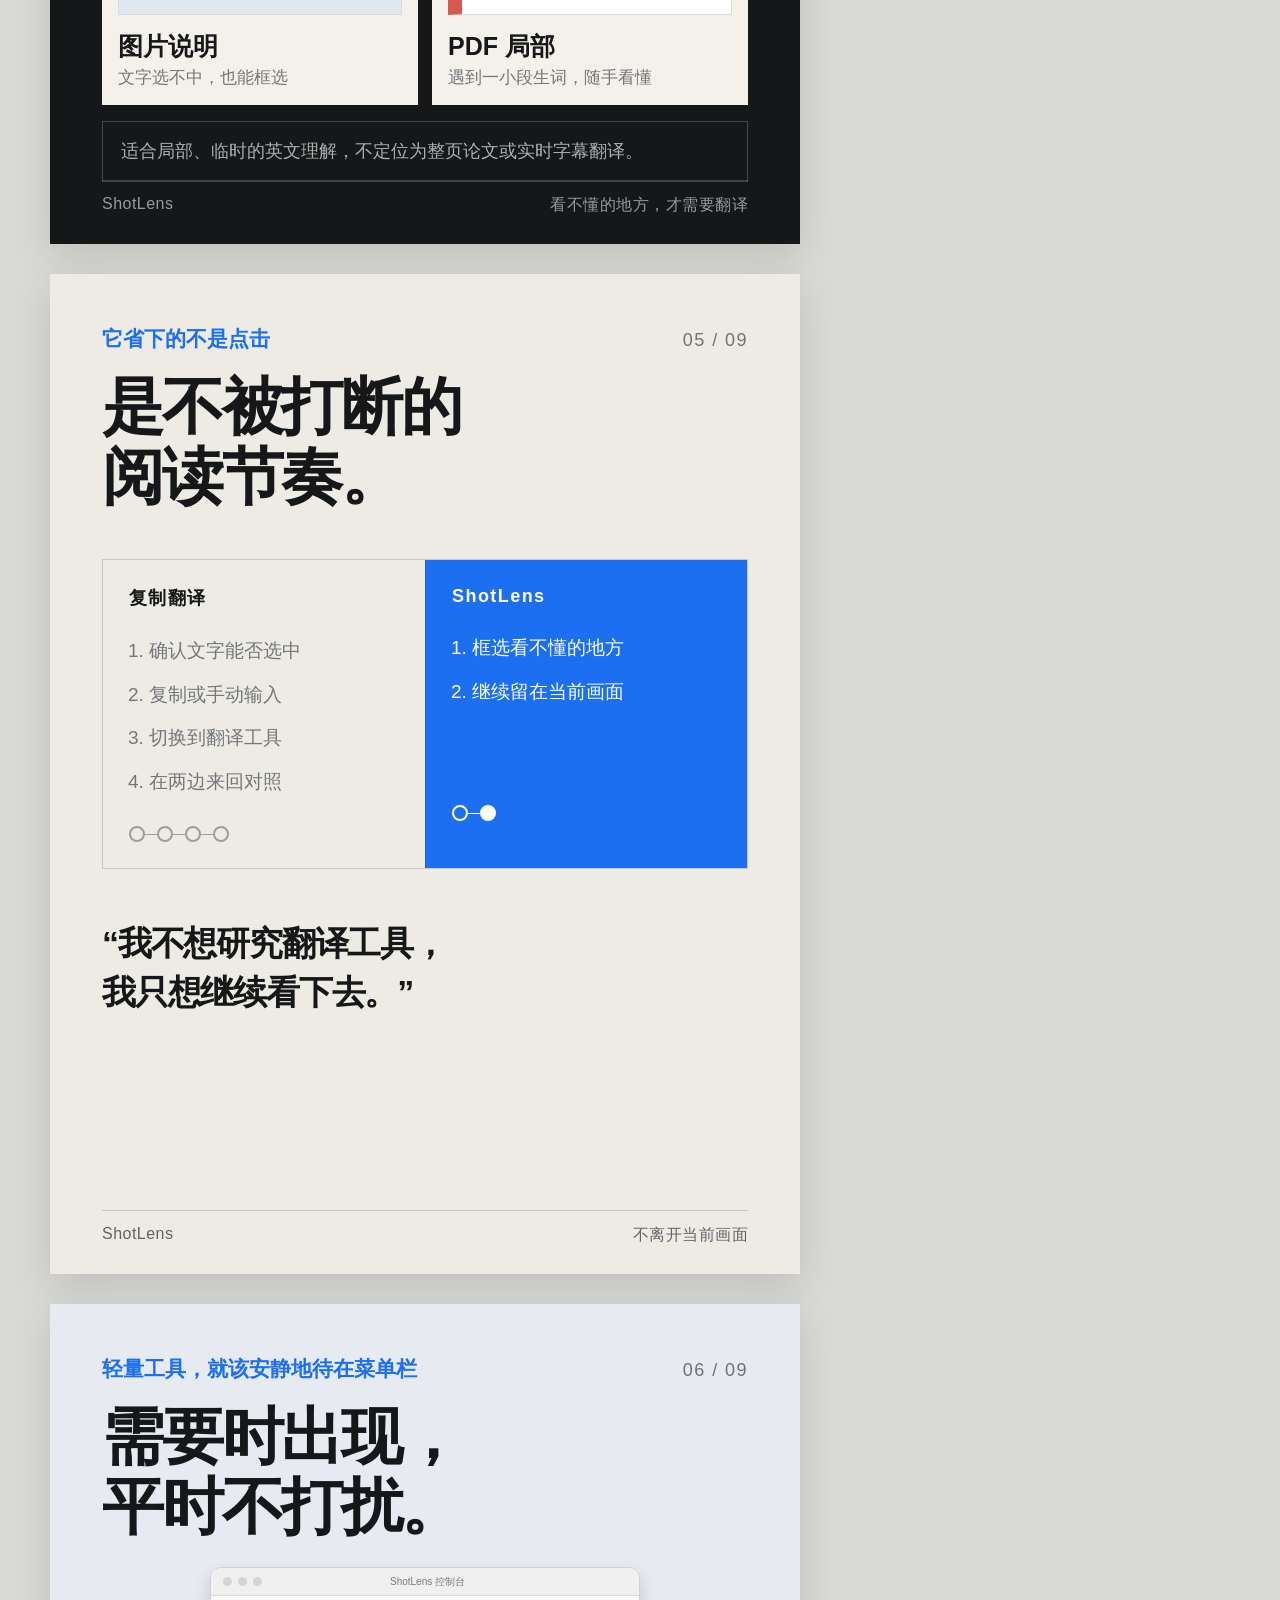
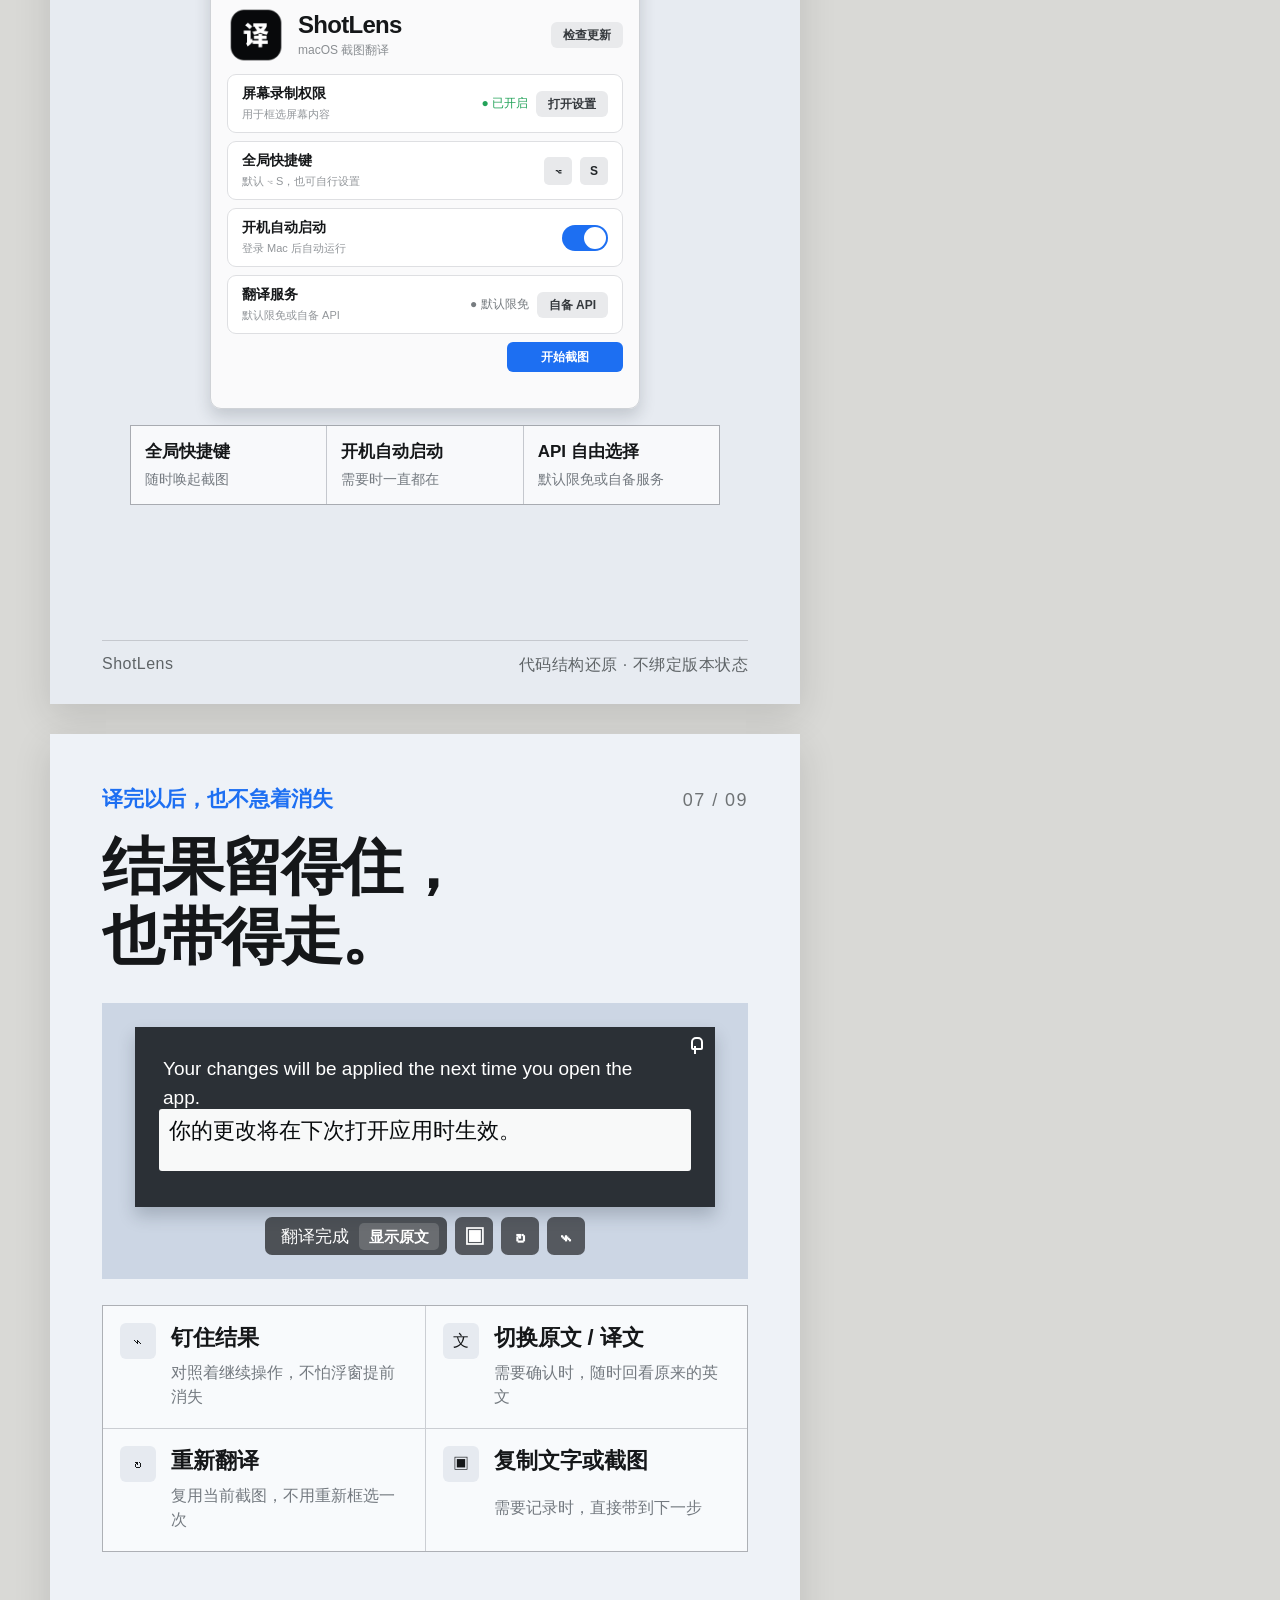
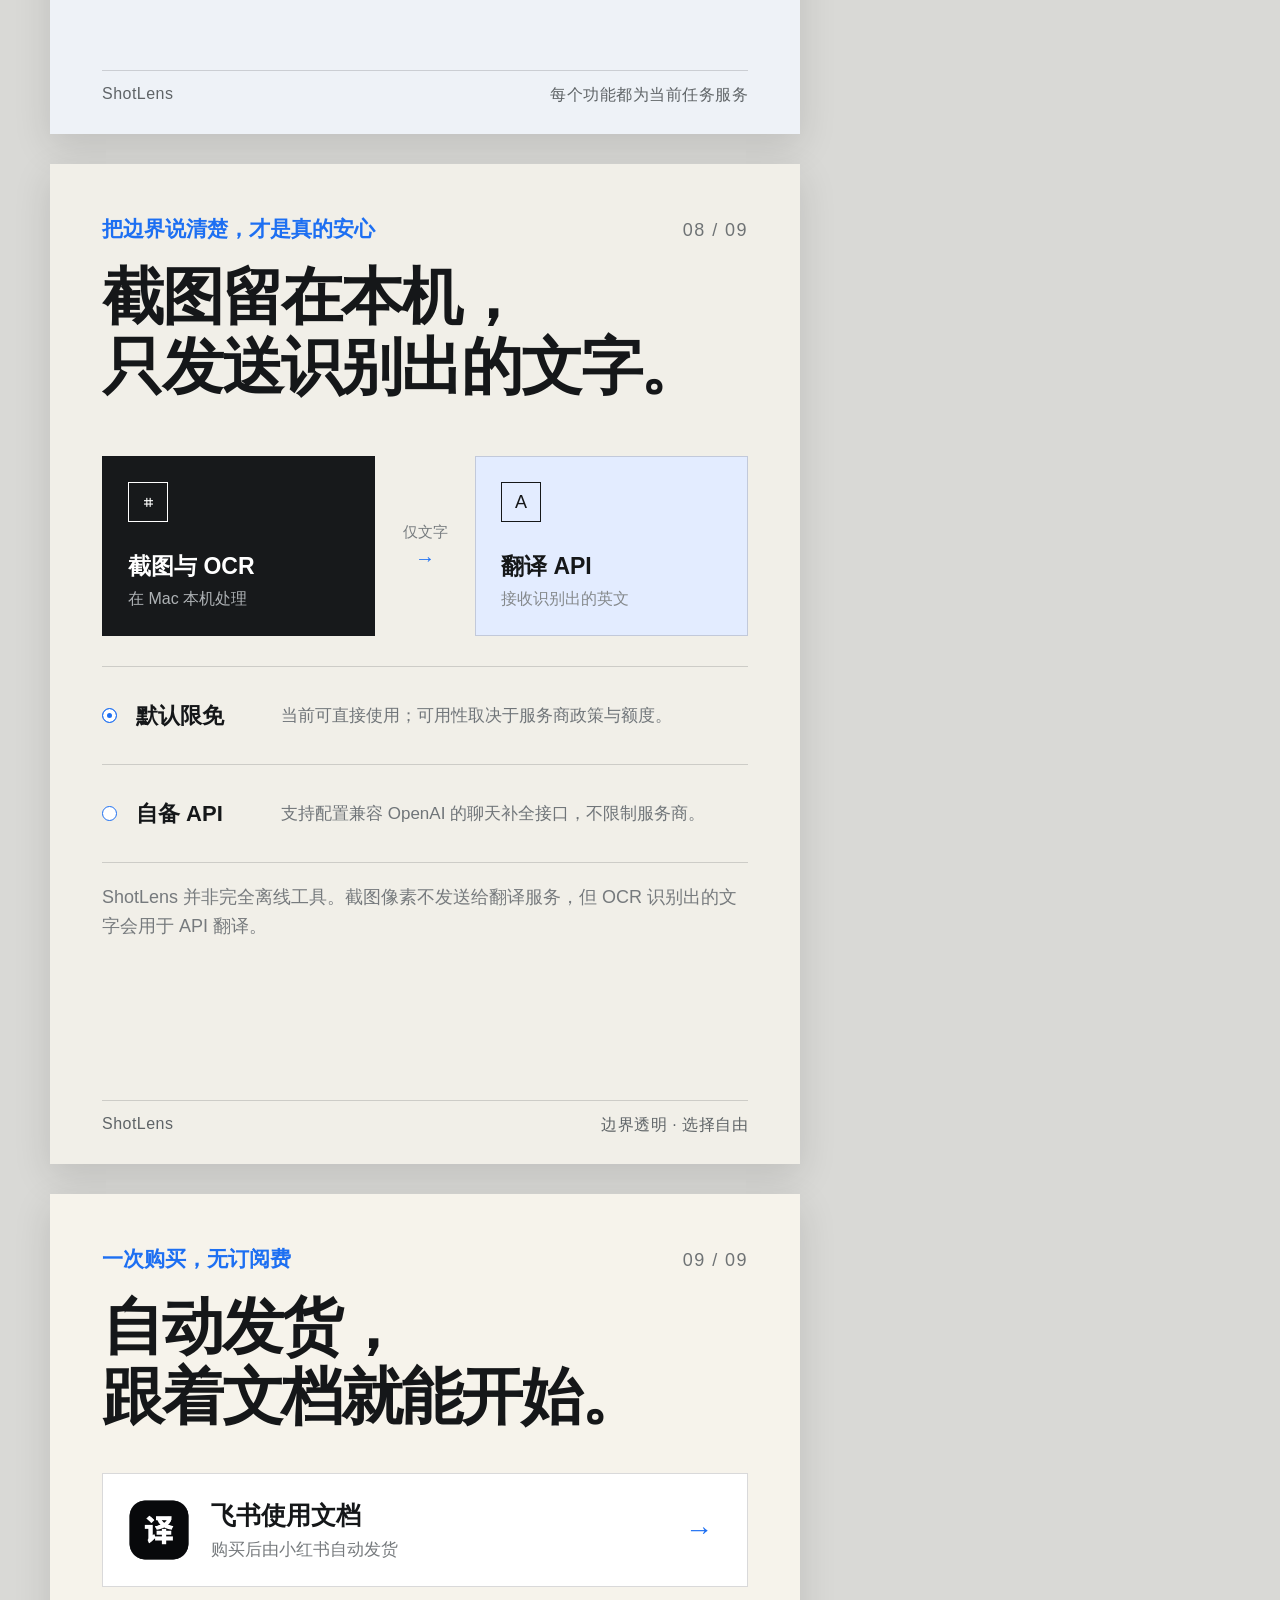
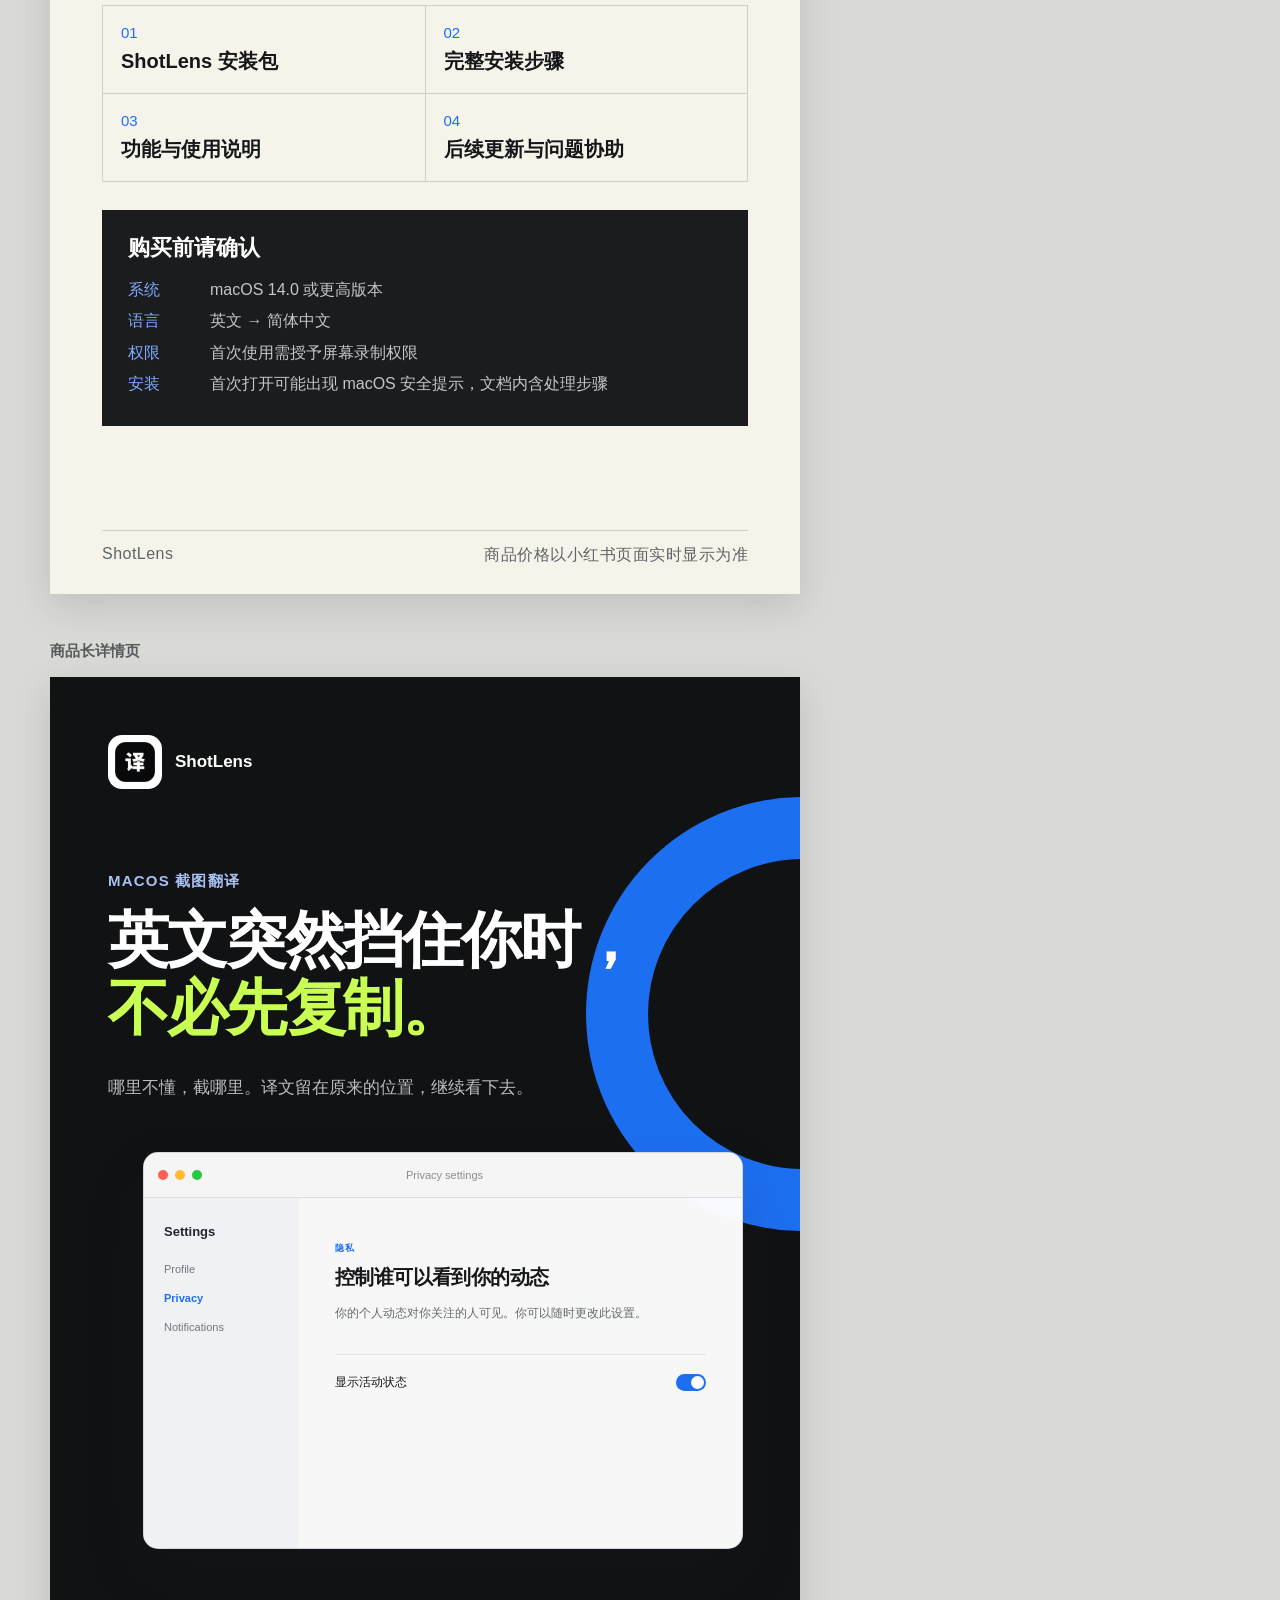
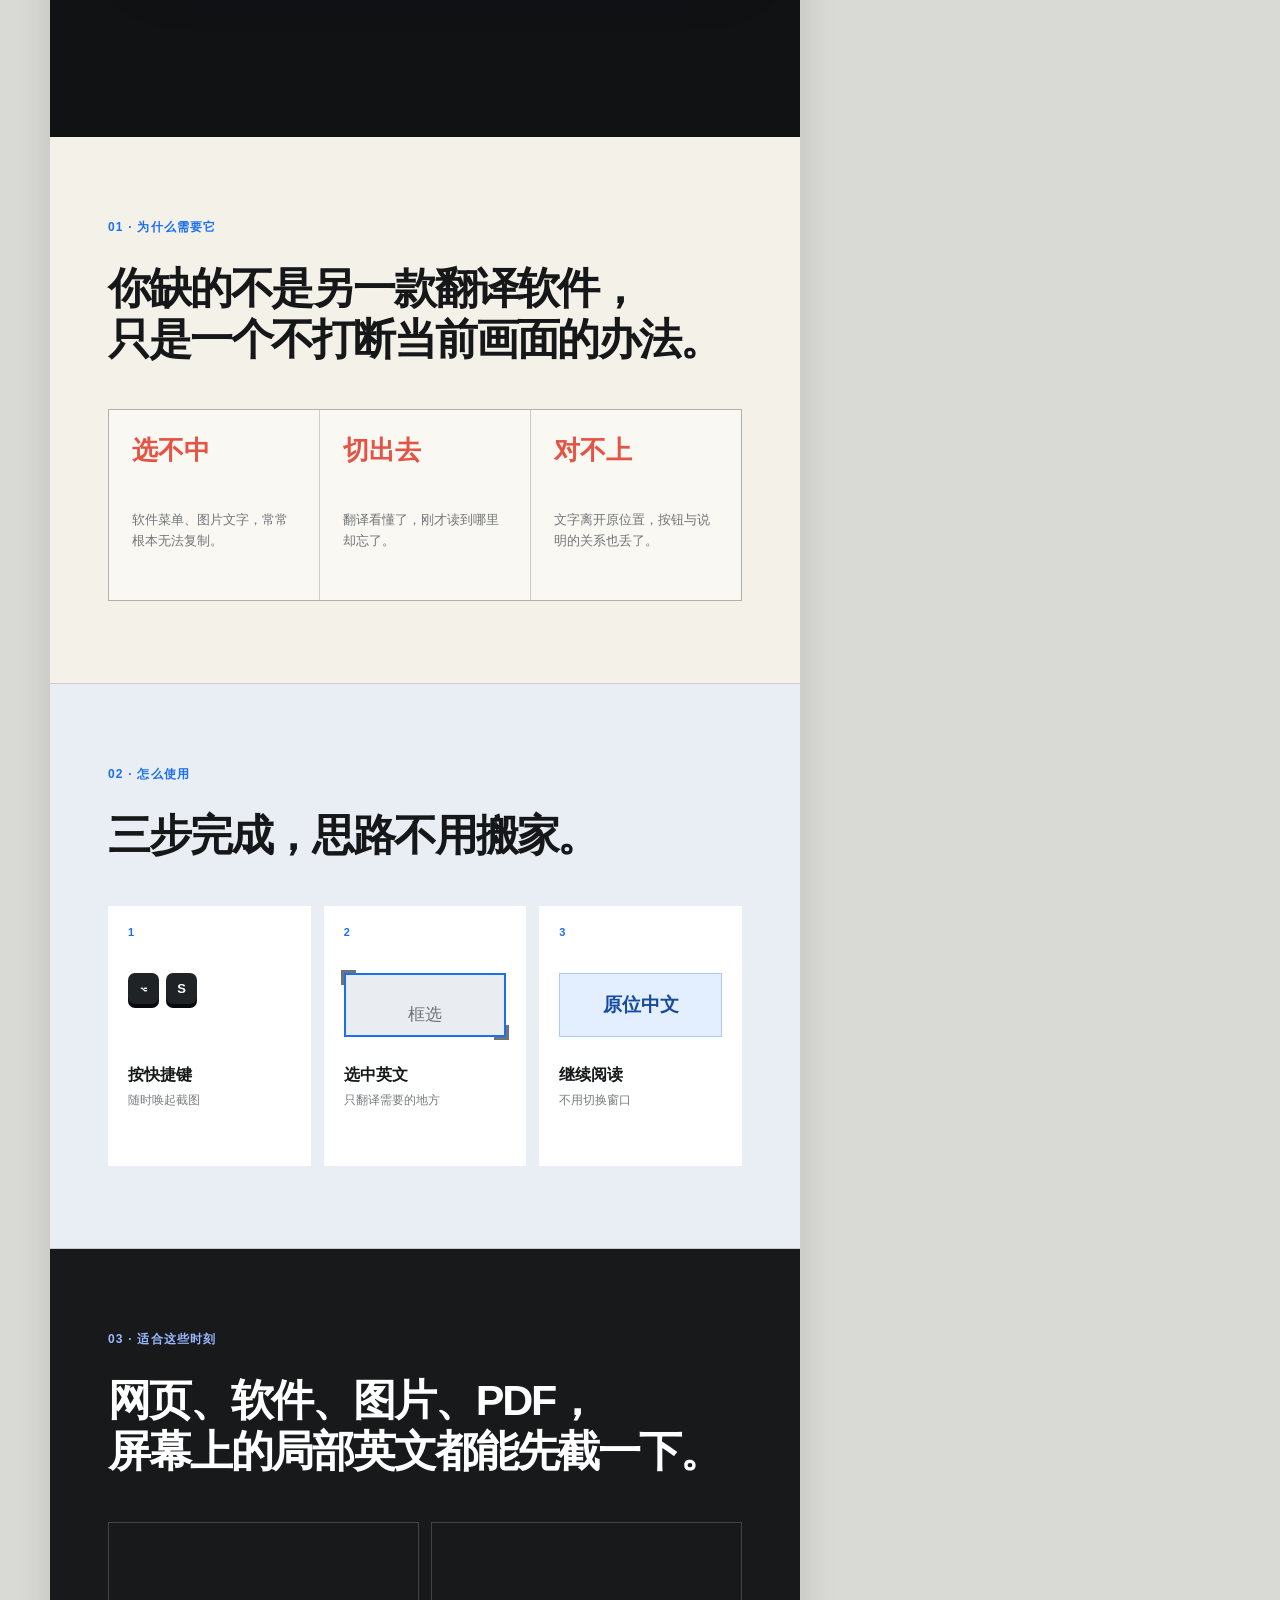
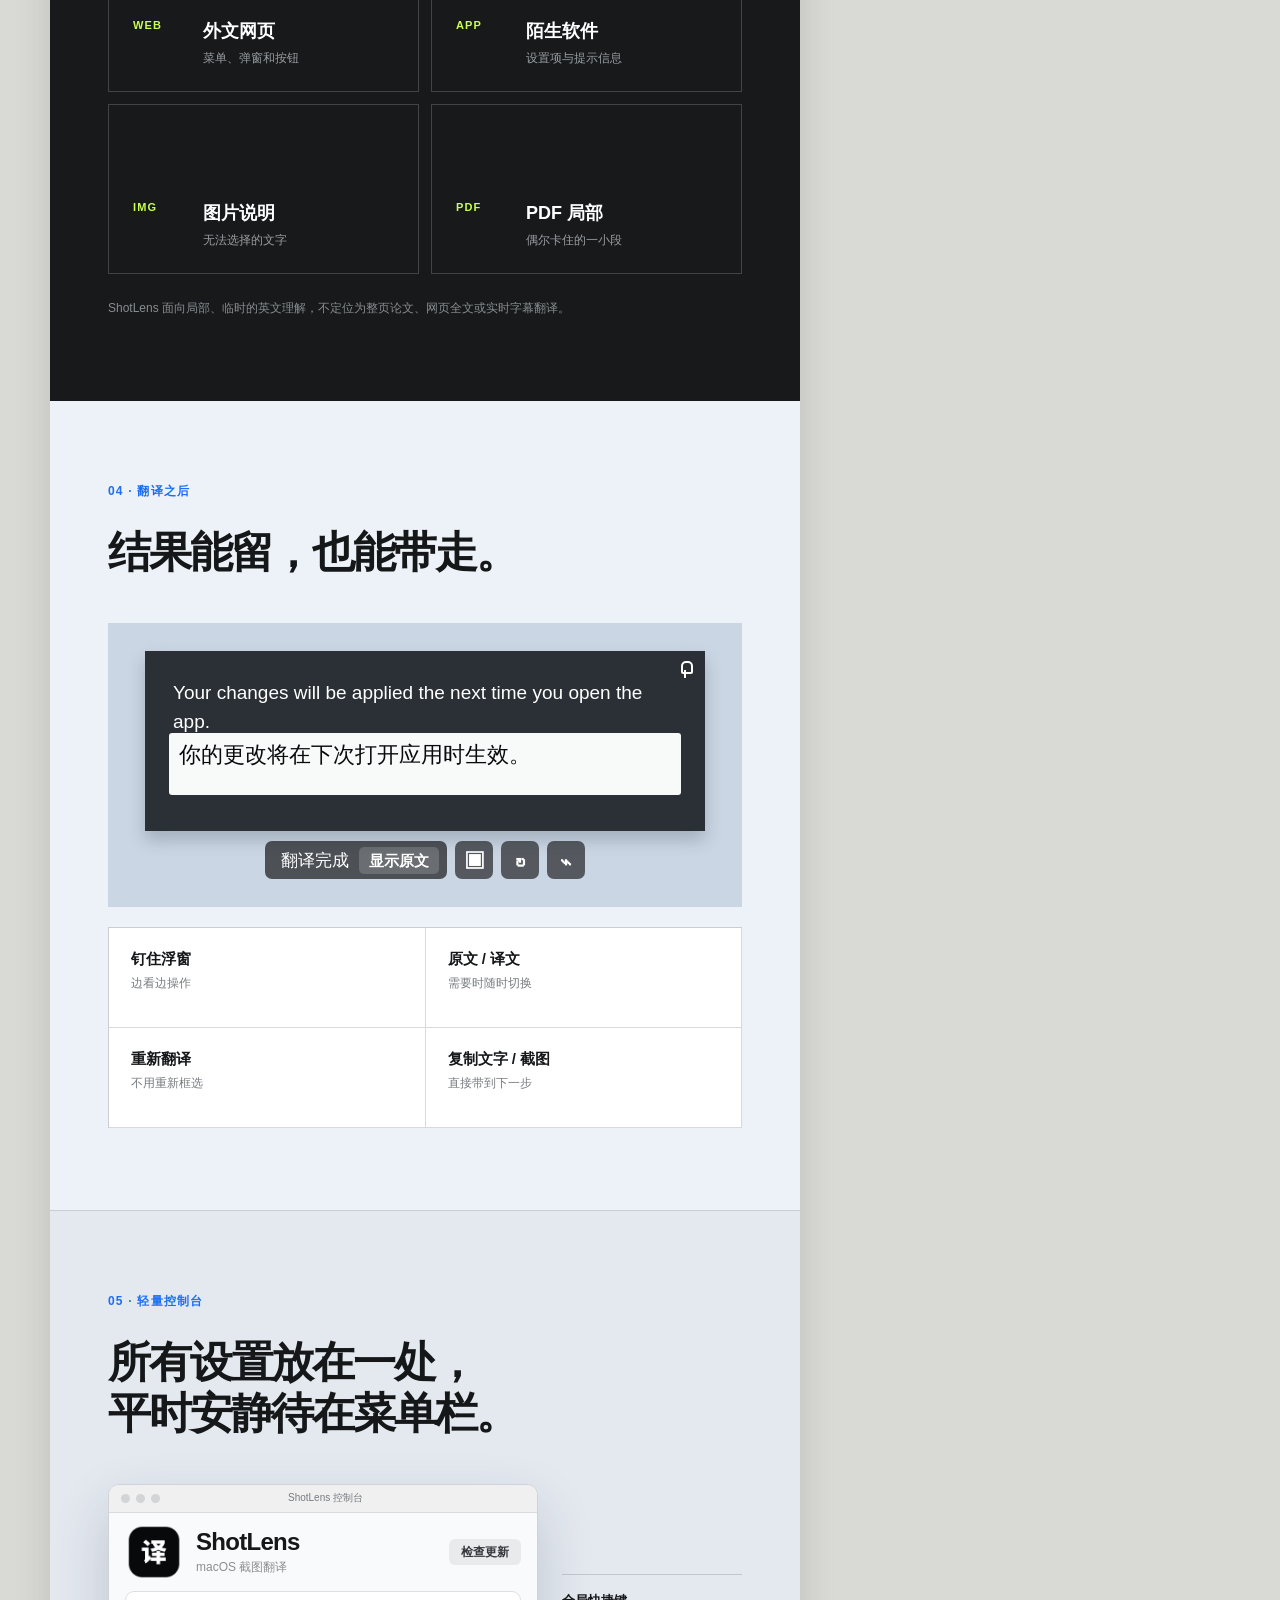
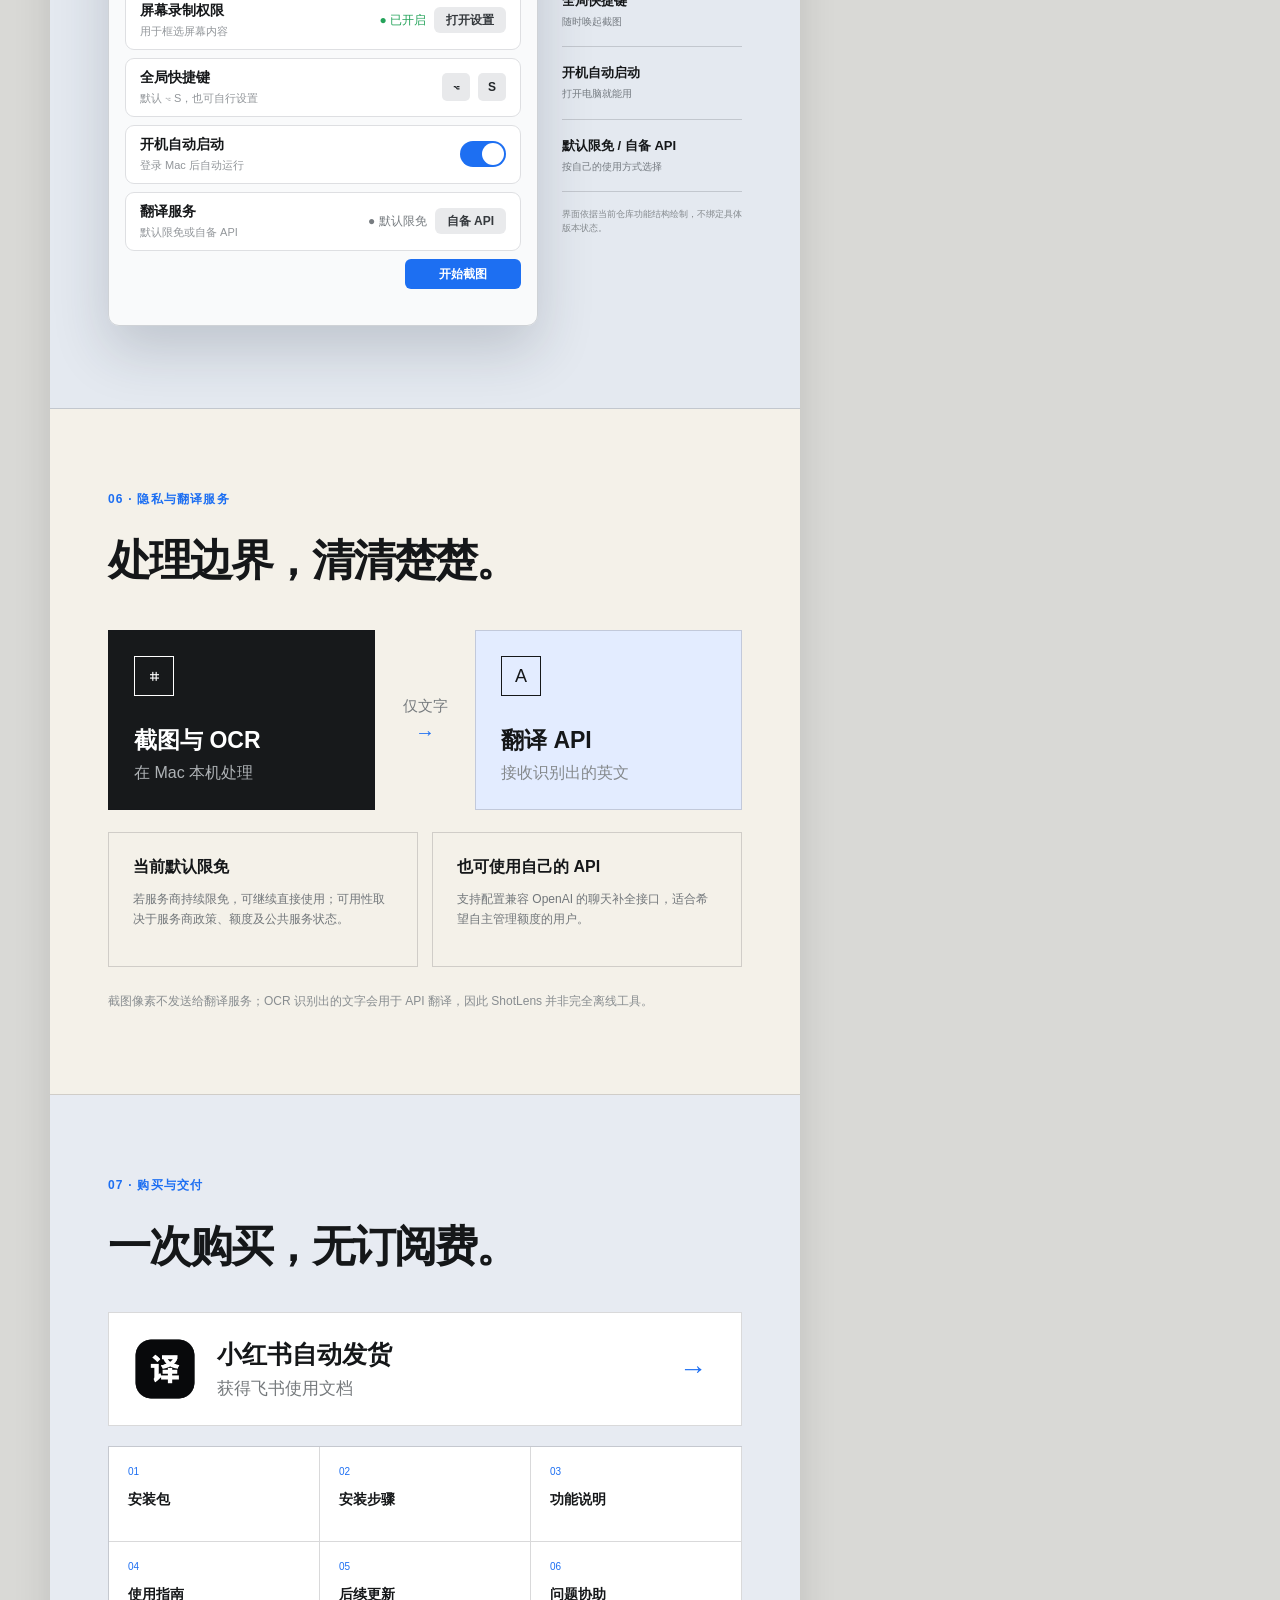
<file: designs/xiaohongshu-product-page/versions/v4/index.html>
<!doctype html>
<html lang="zh-CN">
<head>
  <meta charset="utf-8">
  <meta name="viewport" content="width=device-width, initial-scale=1, viewport-fit=cover">
  <title>ShotLens · 小红书商品详情页 · v4</title>
  <link rel="stylesheet" href="styles.css">
</head>
<body>
  <header class="workspace-header">
    <div>
      <strong>ShotLens 商品图母版</strong>
      <span>首图双画幅 · 1:1 商品主图 · 3:4 轮播首图 · 长详情页</span>
    </div>
    <p>所有商品图均来自同一套视觉与文案，可直接重新导出 PNG。</p>
  </header>

  <main class="workspace">
    <section class="group">
      <h2>01 首图双画幅（1:1 商品主图 / 3:4 轮播首图）</h2>
      <div class="artboard-list">
        <article class="artboard square slide-01 carousel-cover carousel-square" data-export="01-carousel-cover" data-format="1x1" data-file-name="01-1x1" data-screen-label="01 商品主图 · 1:1">
          <div class="slide-index">01 / 09</div>
          <div class="carousel-brand">
            <img src="../../assets/shotlens-icon.png" alt="ShotLens 图标">
            <span>ShotLens</span>
          </div>
          <div class="slide-heading">
            <p class="eyebrow">macOS 截图翻译</p>
            <h1>哪里不懂，<br>截哪里。</h1>
            <p class="cover-subtitle">框选屏幕上的局部英文，<br>直接在原位置查看中文。</p>
          </div>
          <div class="cover-product-demo">
            <div class="cover-source"><span>Privacy settings</span><strong>Control who can see your activity</strong><p>Your profile activity is visible to people you follow.</p></div>
            <div class="cover-translation"><strong>控制谁可以看到你的动态</strong><p>你的个人动态对你关注的人可见。</p><i class="pin-symbol">⌖</i></div>
            <div class="true-status"><span>翻译完成</span><button>显示原文</button></div>
          </div>
          <div class="cover-benefits"><span>不复制</span><span>不切换</span><span>原位看懂</span></div>
          <footer class="slide-footer"><span>ShotLens</span><span>英文 → 简体中文</span></footer>
        </article>

        <article class="artboard portrait slide-01 carousel-cover" data-export="01-carousel-cover" data-format="3x4" data-file-name="01-3x4" data-screen-label="01 轮播首图 · 3:4">
          <div class="slide-index">01 / 09</div>
          <div class="carousel-brand">
            <img src="../../assets/shotlens-icon.png" alt="ShotLens 图标">
            <span>ShotLens</span>
          </div>
          <div class="slide-heading">
            <p class="eyebrow">macOS 截图翻译</p>
            <h1>哪里不懂，<br>截哪里。</h1>
            <p class="cover-subtitle">框选屏幕上的局部英文，<br>直接在原位置查看中文。</p>
          </div>
          <div class="cover-product-demo">
            <div class="cover-source"><span>Privacy settings</span><strong>Control who can see your activity</strong><p>Your profile activity is visible to people you follow.</p></div>
            <div class="cover-translation"><strong>控制谁可以看到你的动态</strong><p>你的个人动态对你关注的人可见。</p><i class="pin-symbol">⌖</i></div>
            <div class="true-status"><span>翻译完成</span><button>显示原文</button></div>
          </div>
          <div class="cover-benefits"><span>不复制</span><span>不切换</span><span>原位看懂</span></div>
          <footer class="slide-footer"><span>ShotLens</span><span>英文 → 简体中文</span></footer>
        </article>

        <article class="artboard portrait slide-02" data-export="02-core-result" data-screen-label="02 原位翻译">
          <div class="slide-index">02 / 09</div>
          <div class="slide-heading compact">
            <p class="eyebrow">翻译不必把文字搬走</p>
            <h1>就在原来的位置，<br>直接看懂。</h1>
          </div>
          <div class="window-stage true-overlay-stage">
            <div class="true-result-window">
              <div class="source-page"><span class="source-label">ACCOUNT SETTINGS</span><h3>Control who can see your activity</h3><p>Your profile activity is visible to people you follow.</p><div class="source-row">Show activity status <i></i></div></div>
              <div class="translation-block block-title">控制谁可以看到你的动态</div>
              <div class="translation-block block-body">你的个人动态对你关注的人可见。</div>
              <div class="translation-block block-row">显示活动状态</div>
              <i class="true-pin">⌖</i>
            </div>
            <div class="true-controls">
              <div class="true-status"><span>翻译完成</span><button>显示原文</button></div>
              <div class="true-actions"><button aria-label="复制译文">▣</button><button aria-label="重新翻译">↻</button><button aria-label="复制截图">⌁</button></div>
            </div>
          </div>
          <div class="result-caption">
            <strong>原位覆盖</strong><span>按钮、菜单、段落之间的关系仍然看得懂</span>
          </div>
          <footer class="slide-footer"><span>ShotLens</span><span>英文 → 简体中文</span></footer>
        </article>

        <article class="artboard portrait slide-03" data-export="03-three-steps" data-screen-label="03 三步使用">
          <div class="slide-index">03 / 09</div>
          <div class="slide-heading compact">
            <p class="eyebrow">少一步，思路就少断一次</p>
            <h1>按下快捷键，<br>框一下，就好了。</h1>
          </div>
          <div class="steps">
            <div class="step-card">
              <span class="step-number">01</span>
              <div class="keyboard"><kbd>⌥</kbd><kbd>S</kbd></div>
              <div><strong>唤起截图</strong><p>菜单栏常驻，全局快捷键随时可用</p></div>
            </div>
            <div class="step-connector"></div>
            <div class="step-card">
              <span class="step-number">02</span>
              <div class="mini-selection"><i></i><span>Drag to select</span></div>
              <div><strong>框选英文</strong><p>只选此刻看不懂的那一小块</p></div>
            </div>
            <div class="step-connector"></div>
            <div class="step-card">
              <span class="step-number">03</span>
              <div class="mini-result">直接查看中文译文</div>
              <div><strong>原位阅读</strong><p>不用复制，不用切换，不用来回对照</p></div>
            </div>
          </div>
          <footer class="slide-footer"><span>ShotLens</span><span>轻量 macOS 菜单栏工具</span></footer>
        </article>

        <article class="artboard portrait slide-04" data-export="04-scenes" data-screen-label="04 使用场景">
          <div class="slide-index">04 / 09</div>
          <div class="slide-heading compact">
            <p class="eyebrow">不只网页里的文字</p>
            <h1>屏幕上突然冒出的英文，<br>都可以先截一下。</h1>
          </div>
          <div class="scene-grid">
            <div class="scene-card scene-web"><span class="scene-code">WEB</span><div class="scene-visual"><b>Cookie preferences</b><p>Choose how your data is used.</p><span>Manage settings</span></div><h3>外文网页</h3><p>菜单、弹窗、按钮看不懂</p></div>
            <div class="scene-card scene-app"><span class="scene-code">APP</span><div class="scene-visual app-visual"><i></i><i></i><i></i><b>Advanced options</b></div><h3>陌生软件</h3><p>设置项不敢随便点</p></div>
            <div class="scene-card scene-image"><span class="scene-code">IMG</span><div class="scene-visual image-visual"><span></span><b>Handle with care</b></div><h3>图片说明</h3><p>文字选不中，也能框选</p></div>
            <div class="scene-card scene-pdf"><span class="scene-code">PDF</span><div class="scene-visual pdf-visual"><b>Key findings</b><p>Small changes in context can alter interpretation.</p></div><h3>PDF 局部</h3><p>遇到一小段生词，随手看懂</p></div>
          </div>
          <div class="scope-note">适合局部、临时的英文理解，不定位为整页论文或实时字幕翻译。</div>
          <footer class="slide-footer"><span>ShotLens</span><span>看不懂的地方，才需要翻译</span></footer>
        </article>

        <article class="artboard portrait slide-05" data-export="05-benefits" data-screen-label="05 对比收益">
          <div class="slide-index">05 / 09</div>
          <div class="slide-heading compact">
            <p class="eyebrow">它省下的不是点击</p>
            <h1>是不被打断的<br>阅读节奏。</h1>
          </div>
          <div class="comparison">
            <div class="compare-column old-way">
              <span class="compare-label">复制翻译</span>
              <ol><li>确认文字能否选中</li><li>复制或手动输入</li><li>切换到翻译工具</li><li>在两边来回对照</li></ol>
              <div class="route-line broken"><i></i><i></i><i></i><i></i></div>
            </div>
            <div class="compare-column shot-way">
              <span class="compare-label">ShotLens</span>
              <ol><li>框选看不懂的地方</li><li>继续留在当前画面</li></ol>
              <div class="route-line direct"><i></i><i></i></div>
            </div>
          </div>
          <blockquote>“我不想研究翻译工具，<br>我只想继续看下去。”</blockquote>
          <footer class="slide-footer"><span>ShotLens</span><span>不离开当前画面</span></footer>
        </article>

        <article class="artboard portrait slide-console slide-console-code" data-export="06-code-ui" data-screen-label="06 代码绘制界面">
          <div class="slide-index">06 / 09</div>
          <div class="slide-heading compact">
            <p class="eyebrow">轻量工具，就该安静地待在菜单栏</p>
            <h1>需要时出现，<br>平时不打扰。</h1>
          </div>
          <div class="repo-console">
            <div class="repo-titlebar"><i></i><i></i><i></i><span>ShotLens 控制台</span></div>
            <div class="repo-identity"><img src="../../assets/shotlens-icon.png" alt=""><div><strong>ShotLens</strong><span>macOS 截图翻译</span></div><button>检查更新</button></div>
            <div class="repo-row"><div><b>屏幕录制权限</b><small>用于框选屏幕内容</small></div><span class="status-ok">● 已开启</span><button>打开设置</button></div>
            <div class="repo-row"><div><b>全局快捷键</b><small>默认 ⌥ S，也可自行设置</small></div><kbd>⌥</kbd><kbd>S</kbd></div>
            <div class="repo-row"><div><b>开机自动启动</b><small>登录 Mac 后自动运行</small></div><span class="repo-switch"><i></i></span></div>
            <div class="repo-row"><div><b>翻译服务</b><small>默认限免或自备 API</small></div><span class="status-neutral">● 默认限免</span><button>自备 API</button></div>
            <button class="repo-primary">开始截图</button>
          </div>
          <div class="console-points"><div><strong>全局快捷键</strong><span>随时唤起截图</span></div><div><strong>开机自动启动</strong><span>需要时一直都在</span></div><div><strong>API 自由选择</strong><span>默认限免或自备服务</span></div></div>
          <footer class="slide-footer"><span>ShotLens</span><span>代码结构还原 · 不绑定版本状态</span></footer>
        </article>

        <article class="artboard portrait slide-06" data-export="07-result-tools" data-screen-label="07 结果工具">
          <div class="slide-index">07 / 09</div>
          <div class="slide-heading compact">
            <p class="eyebrow">译完以后，也不急着消失</p>
            <h1>结果留得住，<br>也带得走。</h1>
          </div>
          <div class="floating-demo true-demo">
            <div class="true-result-window compact-result">
              <div class="source-page"><p>Your changes will be applied the next time you open the app.</p></div>
              <div class="translation-block single-block">你的更改将在下次打开应用时生效。</div>
              <i class="true-pin">⌖</i>
            </div>
            <div class="true-controls"><div class="true-status"><span>翻译完成</span><button>显示原文</button></div><div class="true-actions"><button>▣</button><button>↻</button><button>⌁</button></div></div>
          </div>
          <div class="feature-list">
            <div><span>⌁</span><strong>钉住结果</strong><p>对照着继续操作，不怕浮窗提前消失</p></div>
            <div><span>文</span><strong>切换原文 / 译文</strong><p>需要确认时，随时回看原来的英文</p></div>
            <div><span>↻</span><strong>重新翻译</strong><p>复用当前截图，不用重新框选一次</p></div>
            <div><span>▣</span><strong>复制文字或截图</strong><p>需要记录时，直接带到下一步</p></div>
          </div>
          <footer class="slide-footer"><span>ShotLens</span><span>每个功能都为当前任务服务</span></footer>
        </article>

        <article class="artboard portrait slide-07" data-export="08-privacy-api" data-screen-label="08 隐私与 API">
          <div class="slide-index">08 / 09</div>
          <div class="slide-heading compact">
            <p class="eyebrow">把边界说清楚，才是真的安心</p>
            <h1>截图留在本机，<br>只发送识别出的文字。</h1>
          </div>
          <div class="privacy-flow">
            <div class="privacy-node local"><span class="node-icon">⌗</span><strong>截图与 OCR</strong><small>在 Mac 本机处理</small></div>
            <div class="flow-arrow"><span>仅文字</span>→</div>
            <div class="privacy-node api"><span class="node-icon">A</span><strong>翻译 API</strong><small>接收识别出的英文</small></div>
          </div>
          <div class="api-choice">
            <div><span class="choice-dot"></span><strong>默认限免</strong><p>当前可直接使用；可用性取决于服务商政策与额度。</p></div>
            <div><span class="choice-dot hollow"></span><strong>自备 API</strong><p>支持配置兼容 OpenAI 的聊天补全接口，不限制服务商。</p></div>
          </div>
          <p class="privacy-disclaimer">ShotLens 并非完全离线工具。截图像素不发送给翻译服务，但 OCR 识别出的文字会用于 API 翻译。</p>
          <footer class="slide-footer"><span>ShotLens</span><span>边界透明 · 选择自由</span></footer>
        </article>

        <article class="artboard portrait slide-08" data-export="09-purchase-guide" data-screen-label="09 购买须知">
          <div class="slide-index">09 / 09</div>
          <div class="slide-heading compact">
            <p class="eyebrow">一次购买，无订阅费</p>
            <h1>自动发货，<br>跟着文档就能开始。</h1>
          </div>
          <div class="delivery-card">
            <div class="delivery-icon"><img src="../../assets/shotlens-icon.png" alt=""></div>
            <div><strong>飞书使用文档</strong><p>购买后由小红书自动发货</p></div>
            <span class="delivery-arrow">→</span>
          </div>
          <div class="delivery-contents">
            <div><span>01</span><strong>ShotLens 安装包</strong></div>
            <div><span>02</span><strong>完整安装步骤</strong></div>
            <div><span>03</span><strong>功能与使用说明</strong></div>
            <div><span>04</span><strong>后续更新与问题协助</strong></div>
          </div>
          <div class="requirements">
            <h3>购买前请确认</h3>
            <p><span>系统</span>macOS 14.0 或更高版本</p>
            <p><span>语言</span>英文 → 简体中文</p>
            <p><span>权限</span>首次使用需授予屏幕录制权限</p>
            <p><span>安装</span>首次打开可能出现 macOS 安全提示，文档内含处理步骤</p>
          </div>
          <footer class="slide-footer"><span>ShotLens</span><span>商品价格以小红书页面实时显示为准</span></footer>
        </article>
      </div>
    </section>

    <section class="group">
      <h2>商品长详情页</h2>
      <article class="artboard long-page" data-export="10-long-detail" data-screen-label="商品长详情页">
        <section class="long-hero">
          <div class="long-brand"><span class="long-logo-tile"><img src="../../assets/shotlens-icon.png" alt=""></span><span>ShotLens</span></div>
          <p class="eyebrow">macOS 截图翻译</p>
          <h1>英文突然挡住你时，<br><em>不必先复制。</em></h1>
          <p class="long-lead">哪里不懂，截哪里。译文留在原来的位置，继续看下去。</p>
          <div class="long-hero-window">
            <div class="mac-window browser-window">
              <div class="window-bar"><i></i><i></i><i></i><span>Privacy settings</span></div>
              <div class="browser-body"><aside><b>Settings</b><span>Profile</span><span class="active-en">Privacy</span><span>Notifications</span></aside><section><p class="ui-kicker">隐私</p><h3>控制谁可以看到你的动态</h3><p>你的个人动态对你关注的人可见。你可以随时更改此设置。</p><div class="toggle-row"><span>显示活动状态</span><i></i></div></section></div>
            </div>
          </div>
        </section>

        <section class="long-section pain-section">
          <p class="section-number">01 · 为什么需要它</p>
          <h2>你缺的不是另一款翻译软件，<br>只是一个不打断当前画面的办法。</h2>
          <div class="long-pains"><div><span>选不中</span><p>软件菜单、图片文字，常常根本无法复制。</p></div><div><span>切出去</span><p>翻译看懂了，刚才读到哪里却忘了。</p></div><div><span>对不上</span><p>文字离开原位置，按钮与说明的关系也丢了。</p></div></div>
        </section>

        <section class="long-section how-section">
          <p class="section-number">02 · 怎么使用</p>
          <h2>三步完成，思路不用搬家。</h2>
          <div class="long-steps"><div><b>1</b><span class="keyboard"><kbd>⌥</kbd><kbd>S</kbd></span><strong>按快捷键</strong><p>随时唤起截图</p></div><div><b>2</b><span class="mini-selection"><i></i><em>框选</em></span><strong>选中英文</strong><p>只翻译需要的地方</p></div><div><b>3</b><span class="mini-result">原位中文</span><strong>继续阅读</strong><p>不用切换窗口</p></div></div>
        </section>

        <section class="long-section scene-section">
          <p class="section-number">03 · 适合这些时刻</p>
          <h2>网页、软件、图片、PDF，<br>屏幕上的局部英文都能先截一下。</h2>
          <div class="long-scenes"><div><b>WEB</b><strong>外文网页</strong><p>菜单、弹窗和按钮</p></div><div><b>APP</b><strong>陌生软件</strong><p>设置项与提示信息</p></div><div><b>IMG</b><strong>图片说明</strong><p>无法选择的文字</p></div><div><b>PDF</b><strong>PDF 局部</strong><p>偶尔卡住的一小段</p></div></div>
          <p class="long-note">ShotLens 面向局部、临时的英文理解，不定位为整页论文、网页全文或实时字幕翻译。</p>
        </section>

        <section class="long-section feature-section">
          <p class="section-number">04 · 翻译之后</p>
          <h2>结果能留，也能带走。</h2>
          <div class="long-feature-demo true-demo"><div class="true-result-window compact-result"><div class="source-page"><p>Your changes will be applied the next time you open the app.</p></div><div class="translation-block single-block">你的更改将在下次打开应用时生效。</div><i class="true-pin">⌖</i></div><div class="true-controls"><div class="true-status"><span>翻译完成</span><button>显示原文</button></div><div class="true-actions"><button>▣</button><button>↻</button><button>⌁</button></div></div></div>
          <div class="long-features"><div><strong>钉住浮窗</strong><p>边看边操作</p></div><div><strong>原文 / 译文</strong><p>需要时随时切换</p></div><div><strong>重新翻译</strong><p>不用重新框选</p></div><div><strong>复制文字 / 截图</strong><p>直接带到下一步</p></div></div>
        </section>

        <section class="long-section console-section">
          <p class="section-number">05 · 轻量控制台</p>
          <h2>所有设置放在一处，<br>平时安静待在菜单栏。</h2>
          <div class="long-console-layout">
            <div class="repo-console">
              <div class="repo-titlebar"><i></i><i></i><i></i><span>ShotLens 控制台</span></div>
              <div class="repo-identity"><img src="../../assets/shotlens-icon.png" alt=""><div><strong>ShotLens</strong><span>macOS 截图翻译</span></div><button>检查更新</button></div>
              <div class="repo-row"><div><b>屏幕录制权限</b><small>用于框选屏幕内容</small></div><span class="status-ok">● 已开启</span><button>打开设置</button></div>
              <div class="repo-row"><div><b>全局快捷键</b><small>默认 ⌥ S，也可自行设置</small></div><kbd>⌥</kbd><kbd>S</kbd></div>
              <div class="repo-row"><div><b>开机自动启动</b><small>登录 Mac 后自动运行</small></div><span class="repo-switch"><i></i></span></div>
              <div class="repo-row"><div><b>翻译服务</b><small>默认限免或自备 API</small></div><span class="status-neutral">● 默认限免</span><button>自备 API</button></div>
              <button class="repo-primary">开始截图</button>
            </div>
            <div class="long-console-points"><p><strong>全局快捷键</strong><span>随时唤起截图</span></p><p><strong>开机自动启动</strong><span>打开电脑就能用</span></p><p><strong>默认限免 / 自备 API</strong><span>按自己的使用方式选择</span></p><small>界面依据当前仓库功能结构绘制，不绑定具体版本状态。</small></div>
          </div>
        </section>

        <section class="long-section privacy-section">
          <p class="section-number">06 · 隐私与翻译服务</p>
          <h2>处理边界，清清楚楚。</h2>
          <div class="privacy-flow"><div class="privacy-node local"><span class="node-icon">⌗</span><strong>截图与 OCR</strong><small>在 Mac 本机处理</small></div><div class="flow-arrow"><span>仅文字</span>→</div><div class="privacy-node api"><span class="node-icon">A</span><strong>翻译 API</strong><small>接收识别出的英文</small></div></div>
          <div class="long-api"><div><strong>当前默认限免</strong><p>若服务商持续限免，可继续直接使用；可用性取决于服务商政策、额度及公共服务状态。</p></div><div><strong>也可使用自己的 API</strong><p>支持配置兼容 OpenAI 的聊天补全接口，适合希望自主管理额度的用户。</p></div></div>
          <p class="long-note">截图像素不发送给翻译服务；OCR 识别出的文字会用于 API 翻译，因此 ShotLens 并非完全离线工具。</p>
        </section>

        <section class="long-section delivery-section">
          <p class="section-number">07 · 购买与交付</p>
          <h2>一次购买，无订阅费。</h2>
          <div class="delivery-card"><div class="delivery-icon"><img src="../../assets/shotlens-icon.png" alt=""></div><div><strong>小红书自动发货</strong><p>获得飞书使用文档</p></div><span class="delivery-arrow">→</span></div>
          <div class="long-delivery-grid"><div><span>01</span><strong>安装包</strong></div><div><span>02</span><strong>安装步骤</strong></div><div><span>03</span><strong>功能说明</strong></div><div><span>04</span><strong>使用指南</strong></div><div><span>05</span><strong>后续更新</strong></div><div><span>06</span><strong>问题协助</strong></div></div>
        </section>

        <section class="long-section final-section">
          <img src="../../assets/shotlens-icon.png" alt="ShotLens 图标">
          <p class="eyebrow">购买前请确认</p>
          <h2>ShotLens</h2>
          <div class="final-specs"><p><span>系统</span>macOS 14.0 或更高版本</p><p><span>翻译方向</span>英文 → 简体中文</p><p><span>必要权限</span>屏幕录制权限</p><p><span>首次安装</span>可能出现 macOS 安全提示，文档内含处理步骤</p></div>
          <h3>哪里不懂，截哪里。</h3>
          <p>价格以小红书商品页面实时显示为准。</p>
        </section>
      </article>
    </section>
  </main>
</body>
</html>
</file>
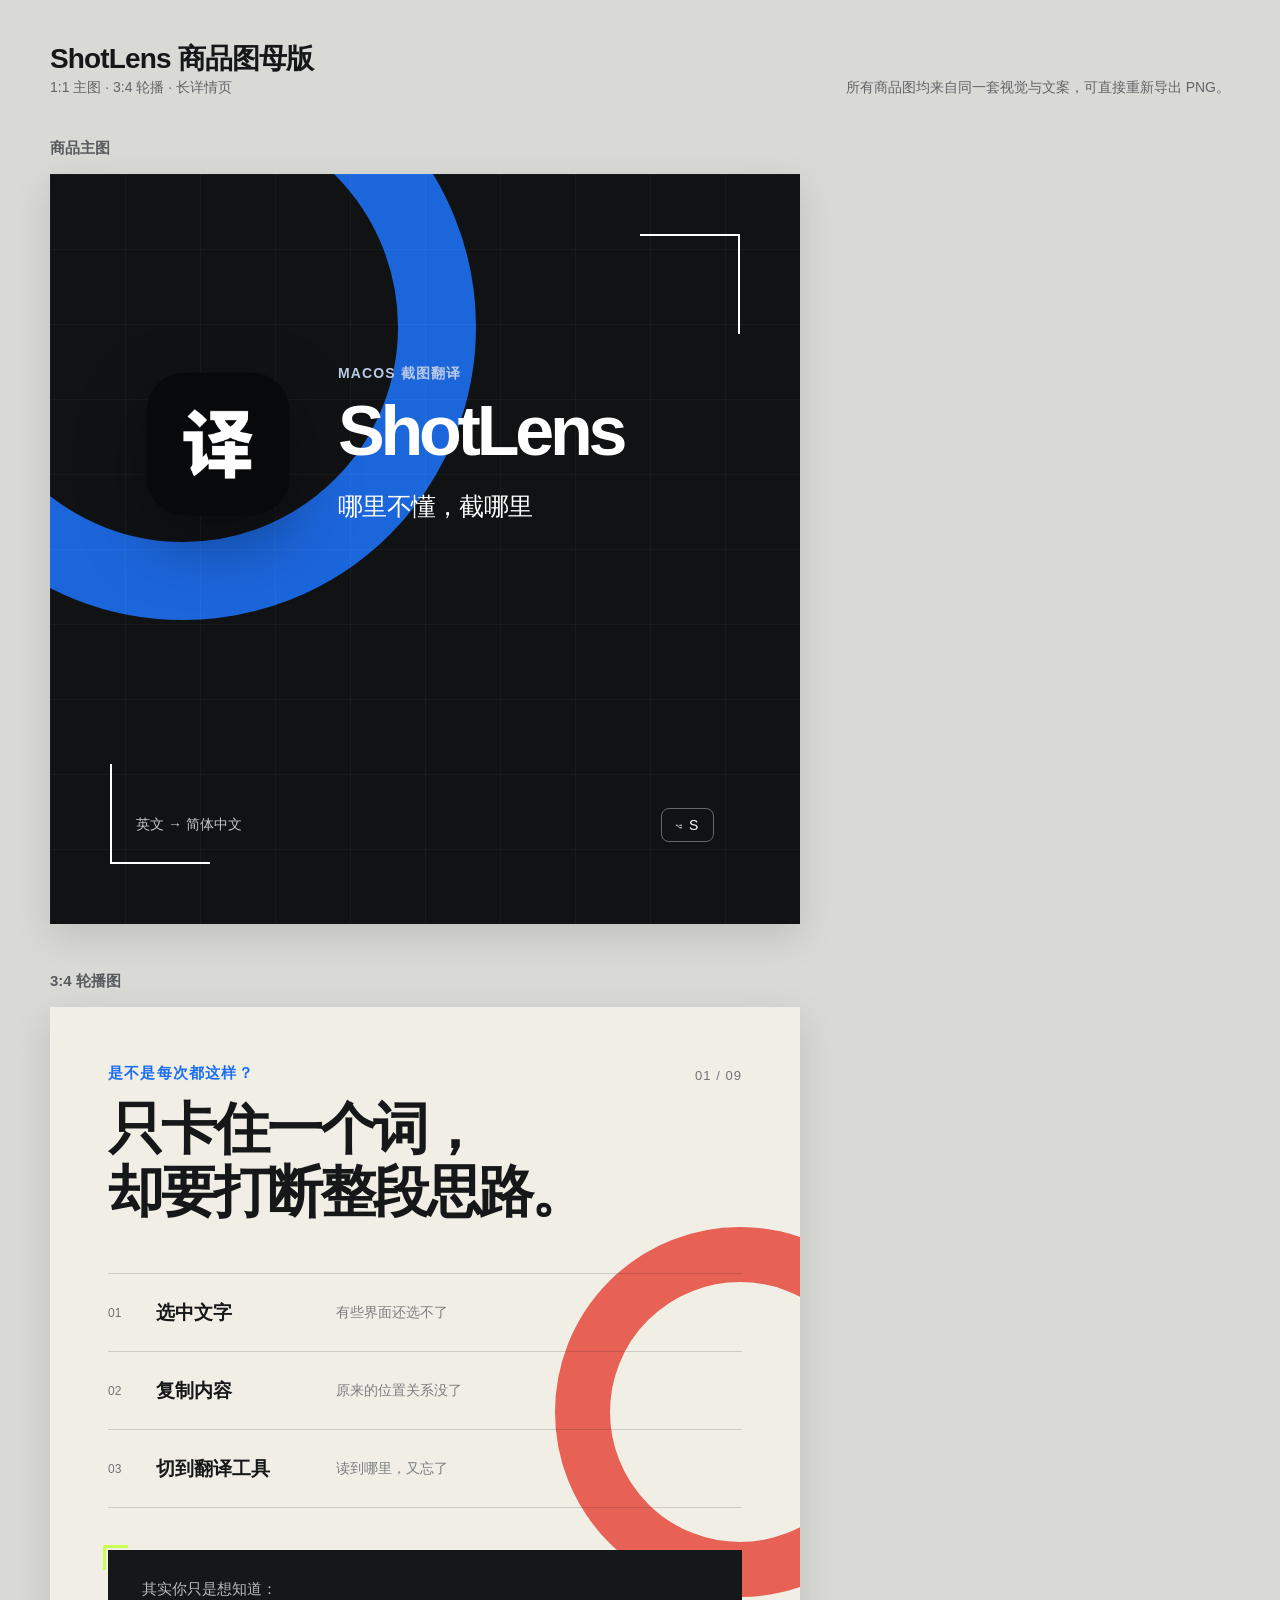
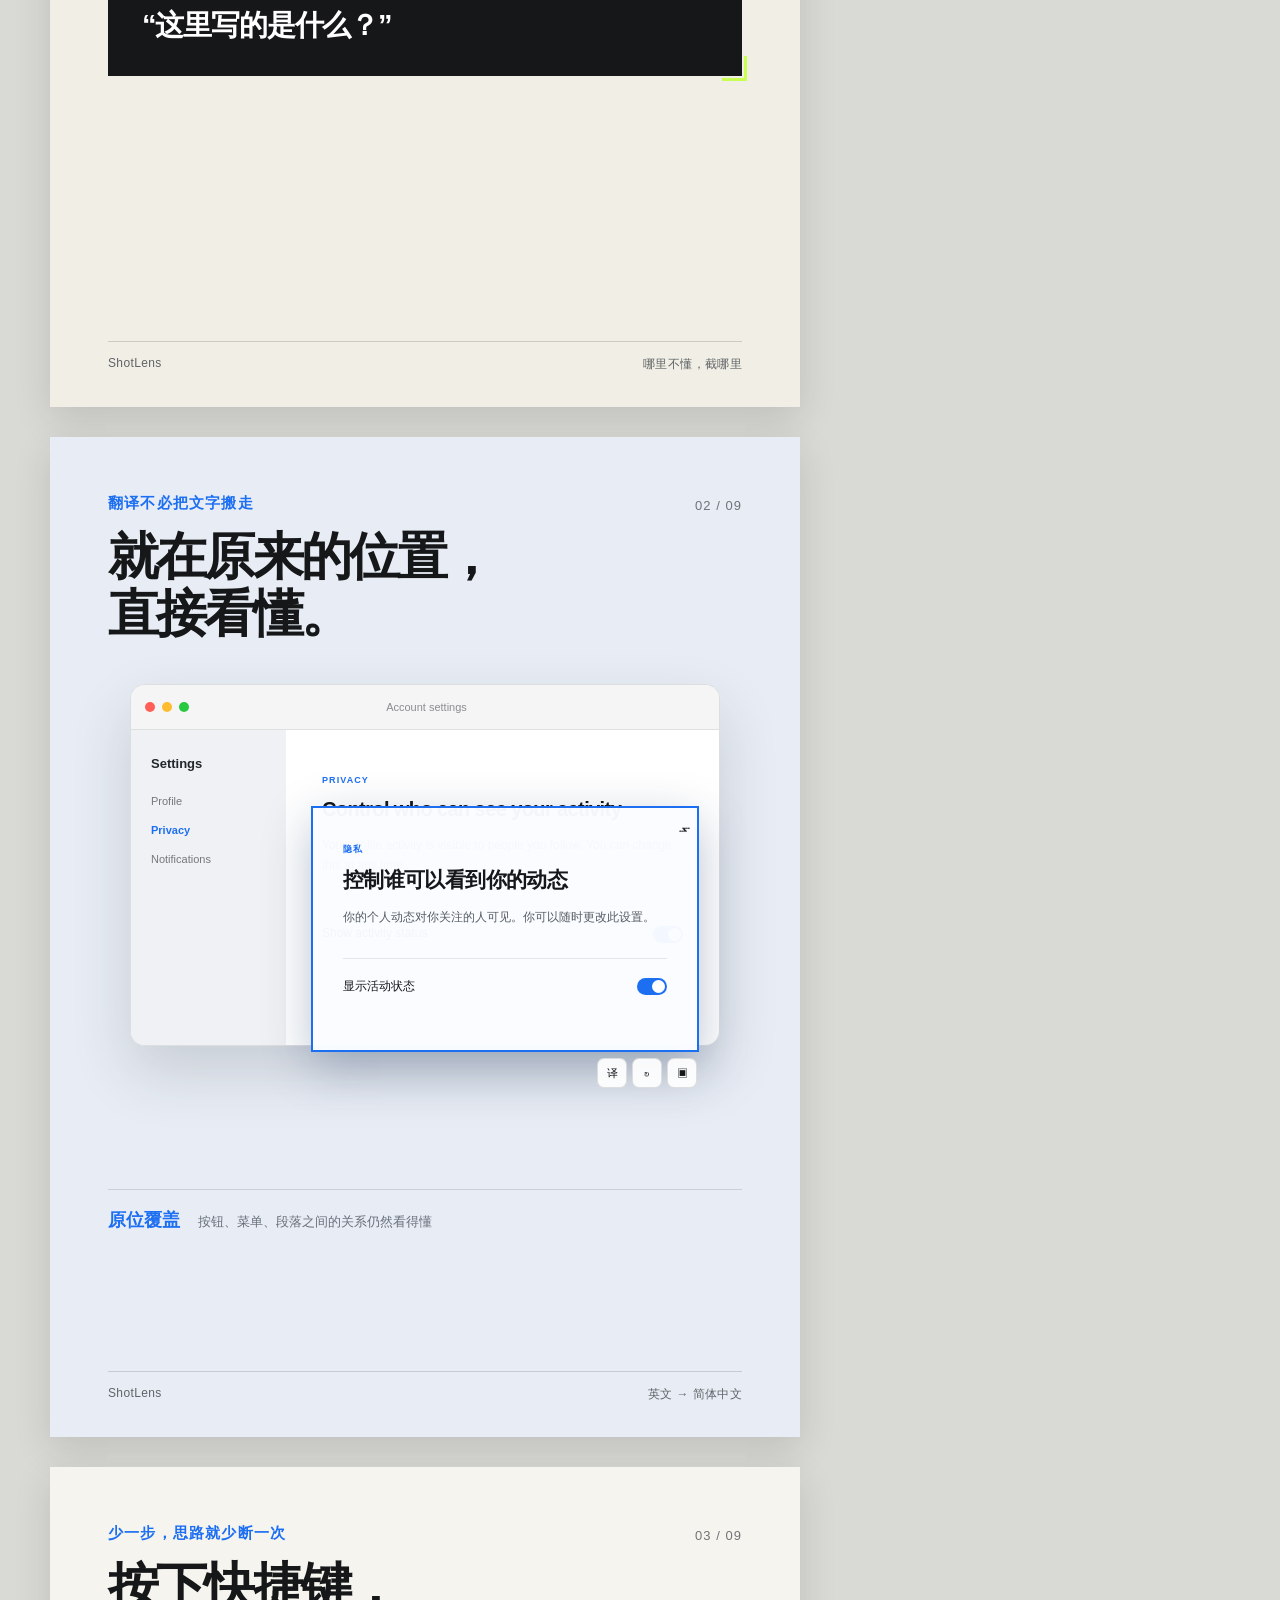
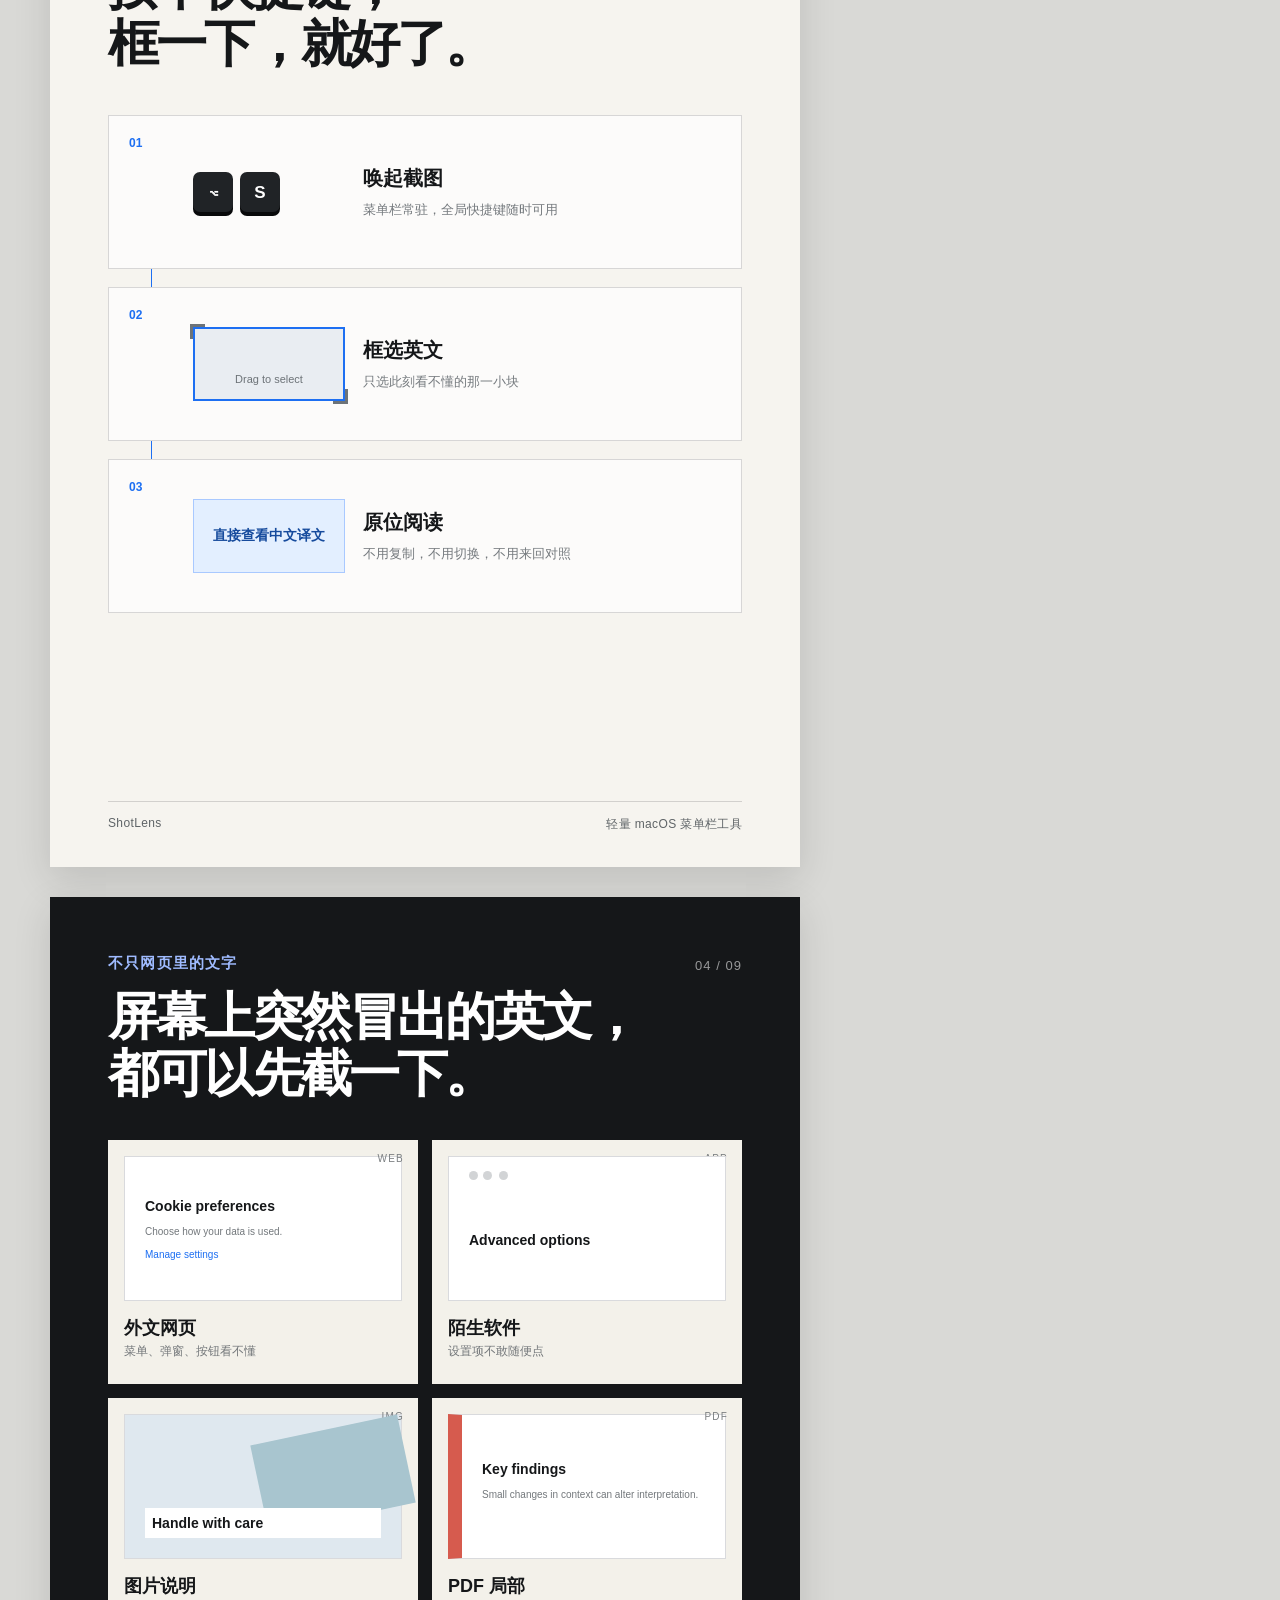
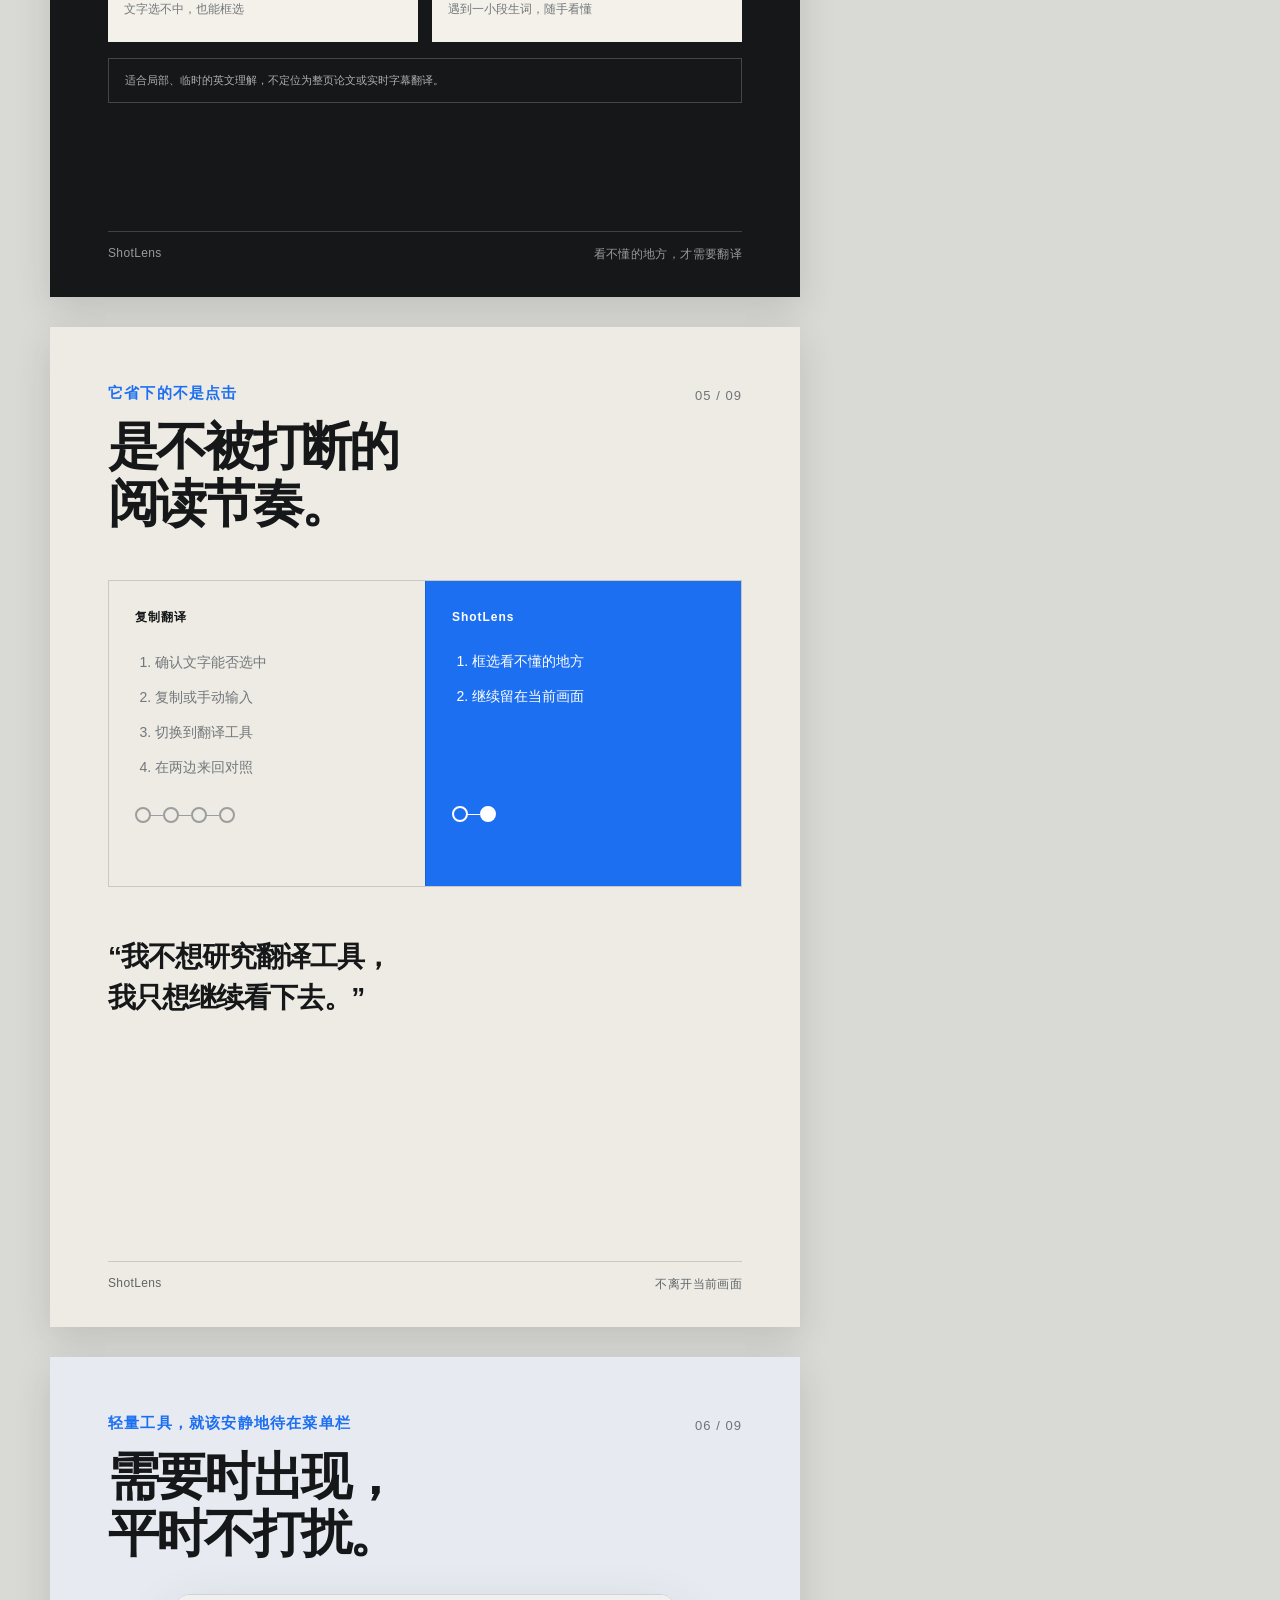
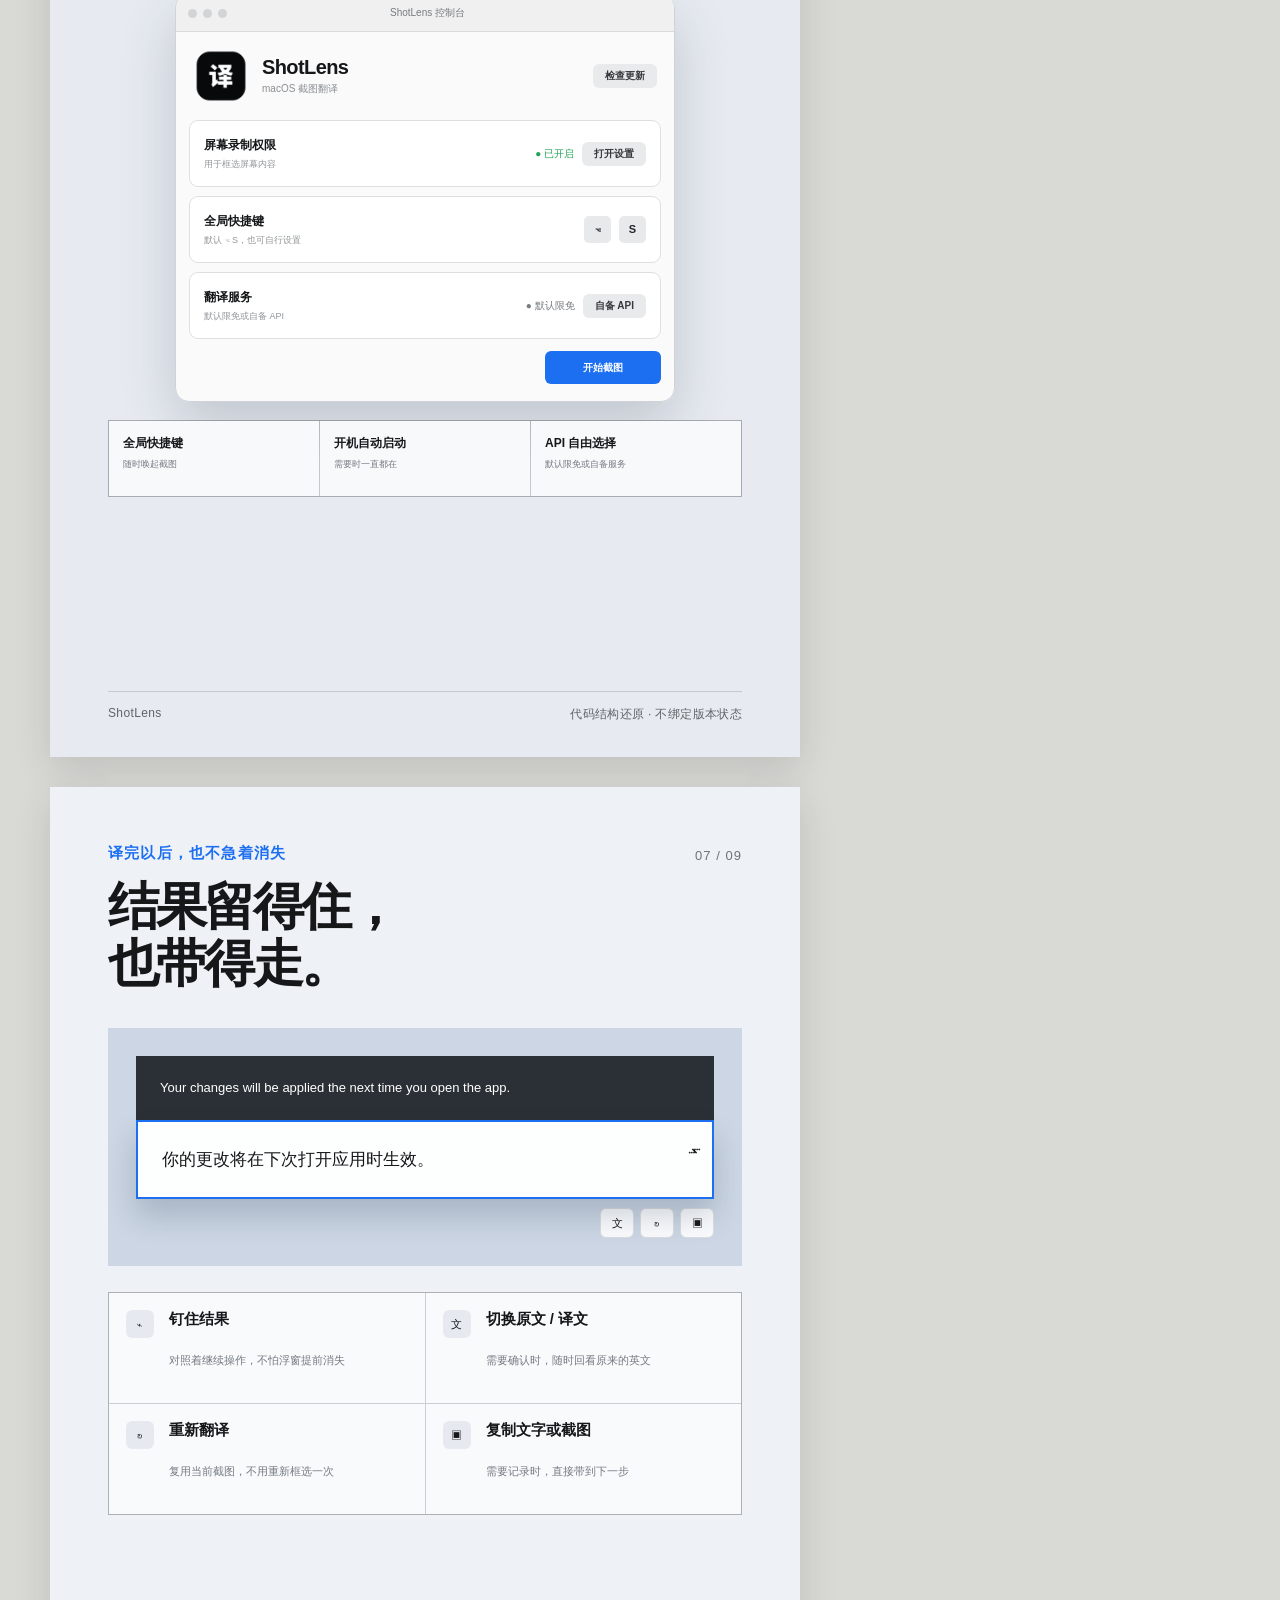
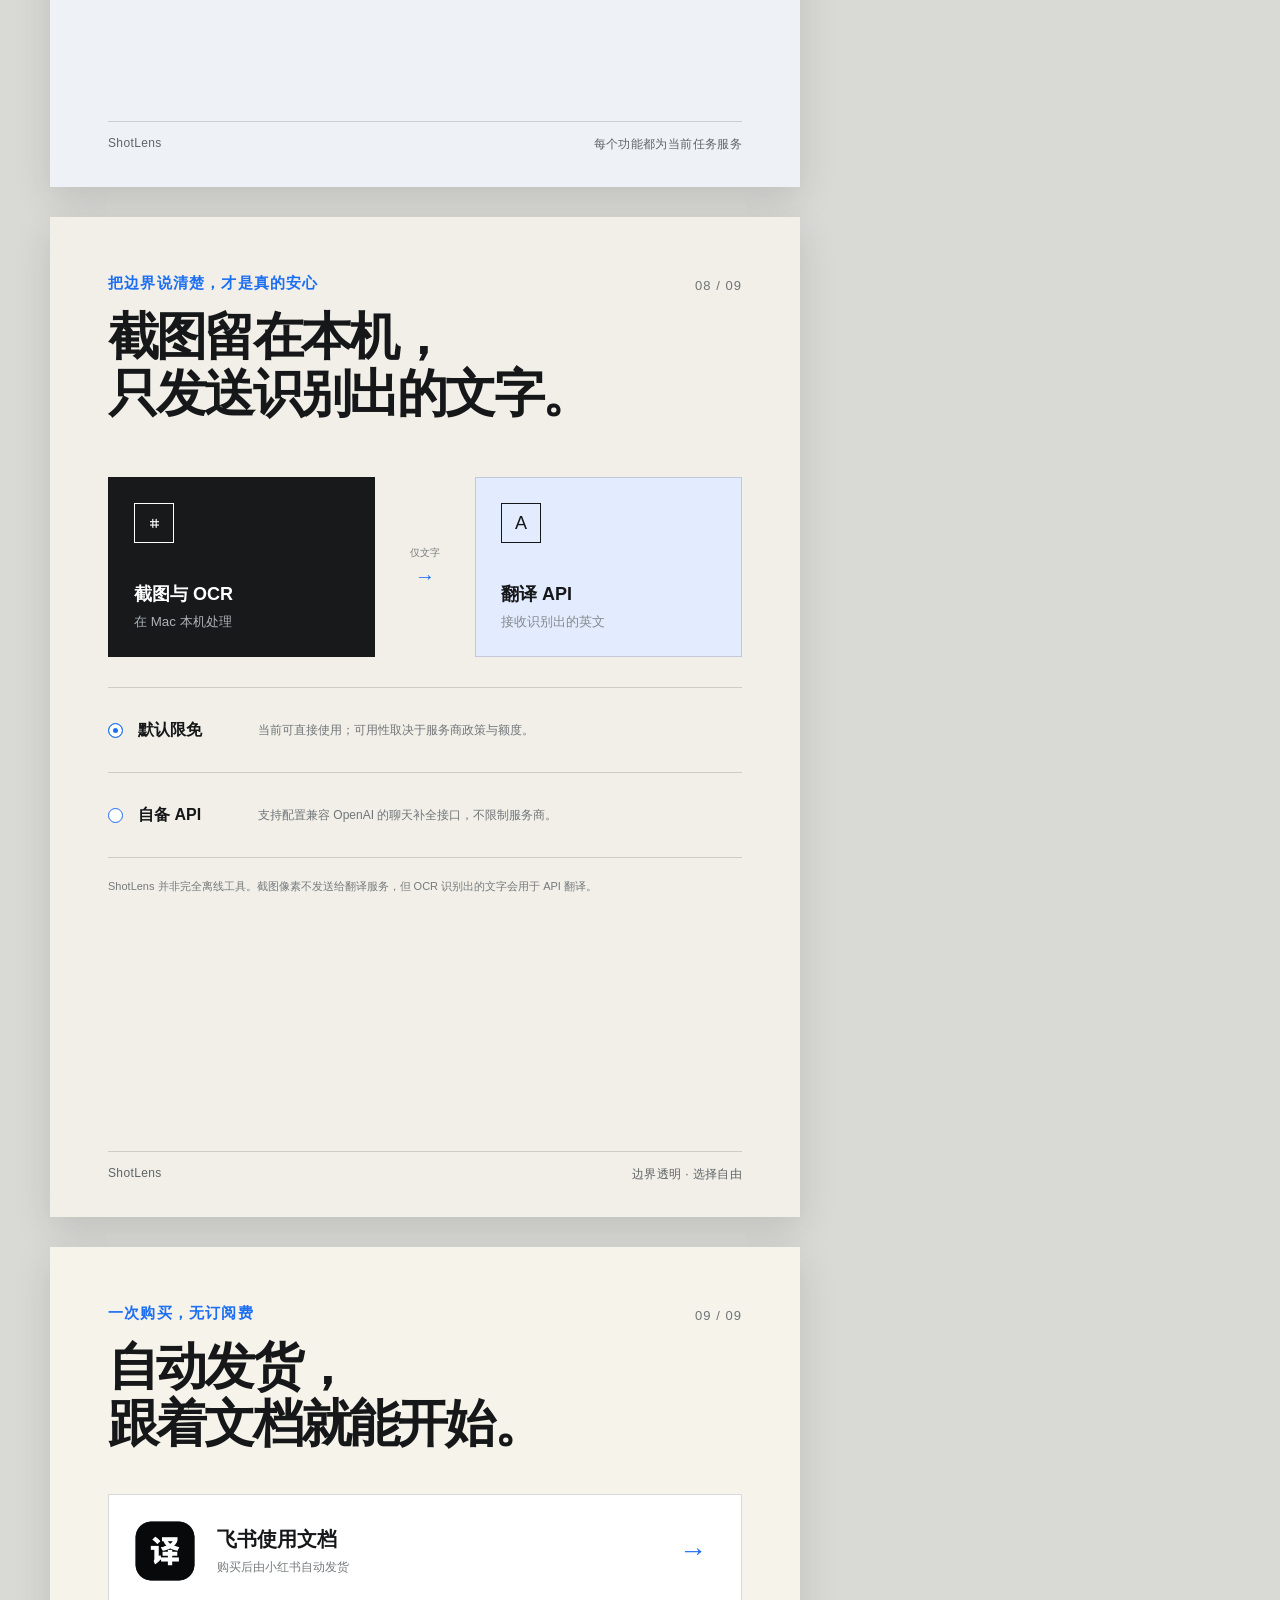
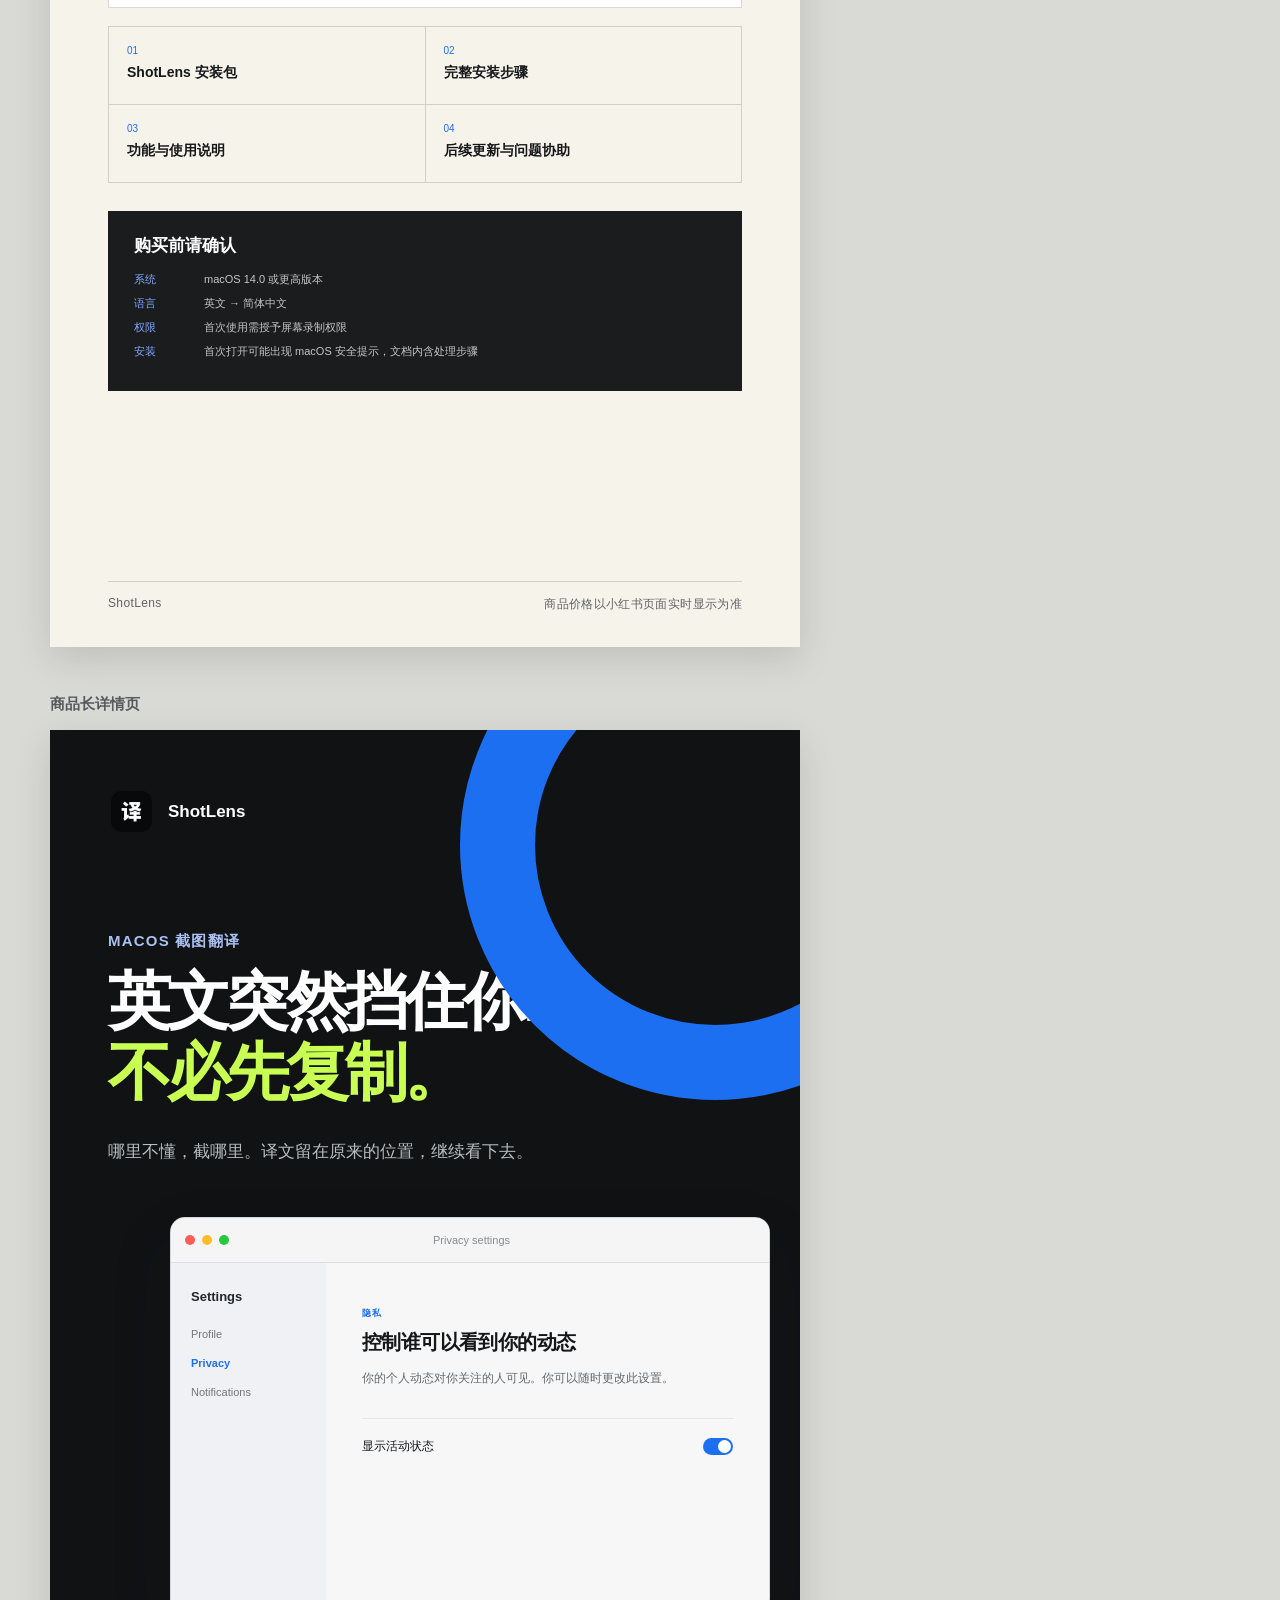
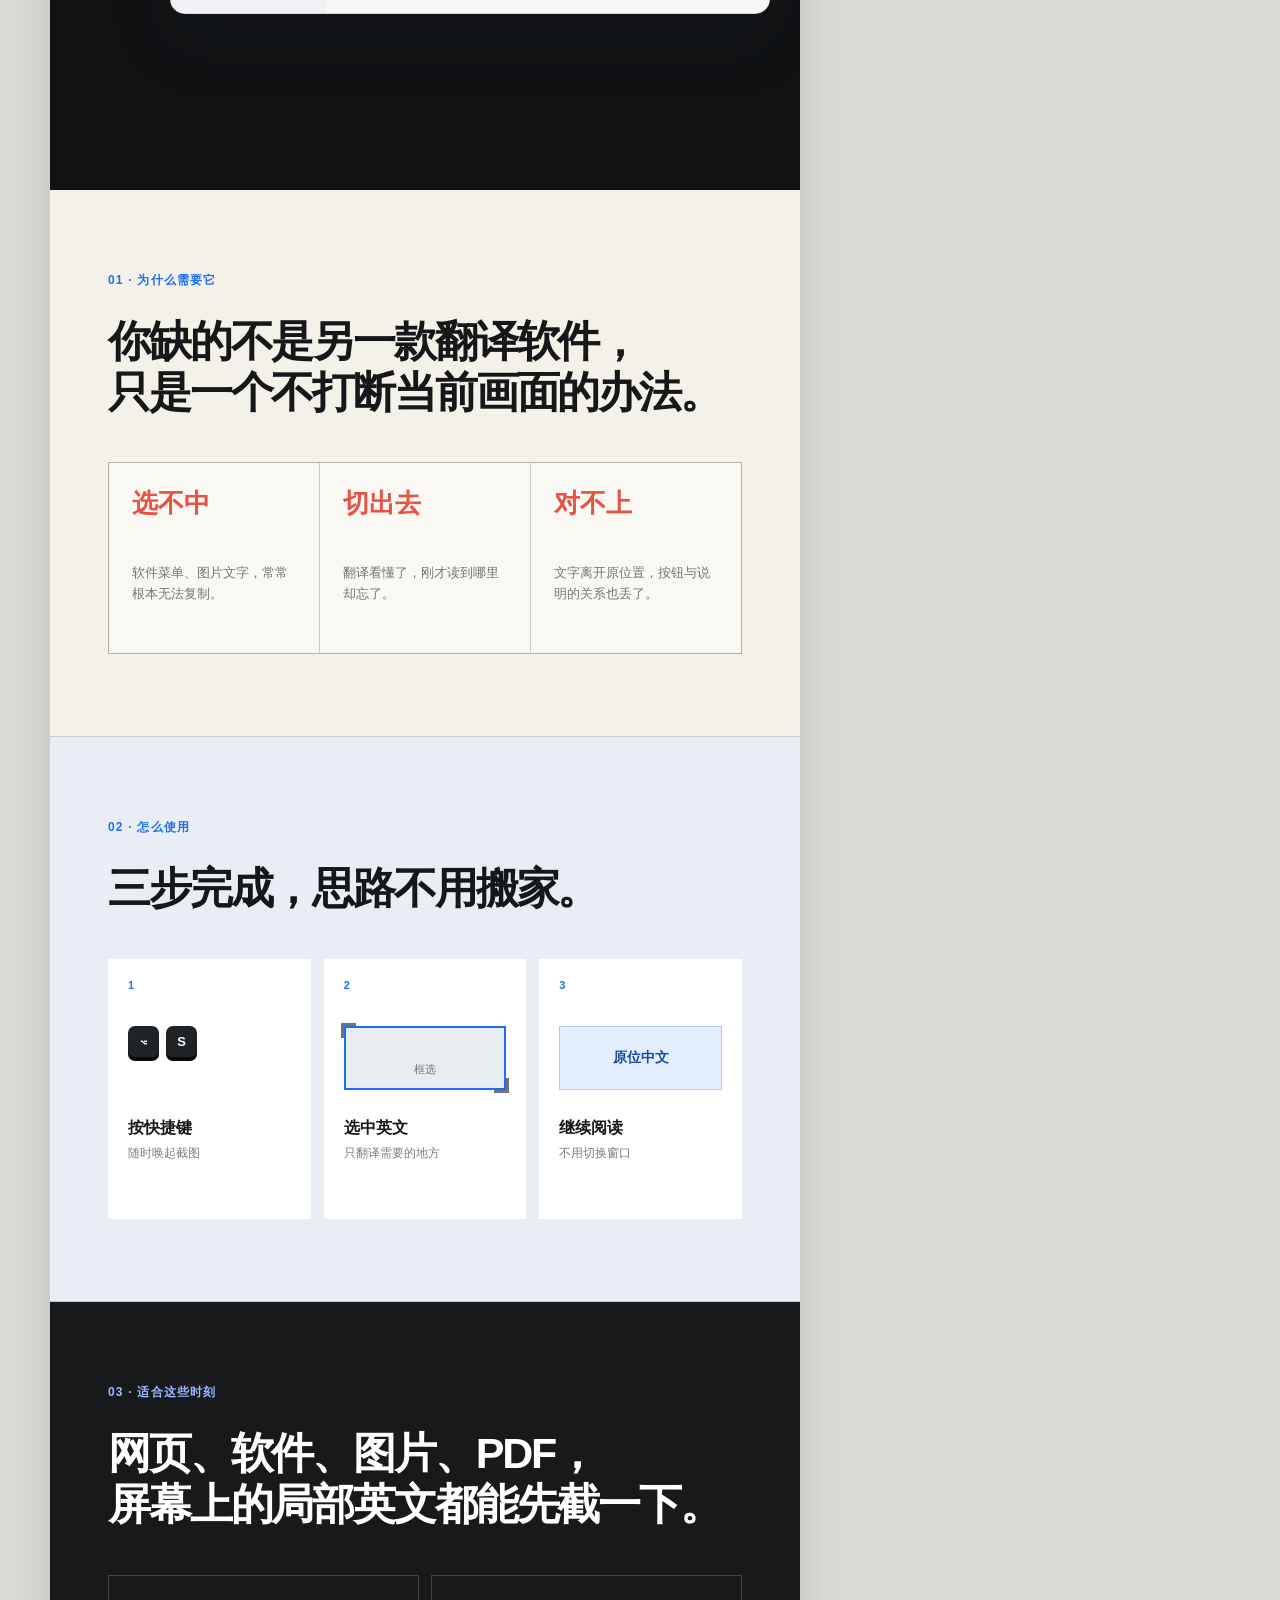
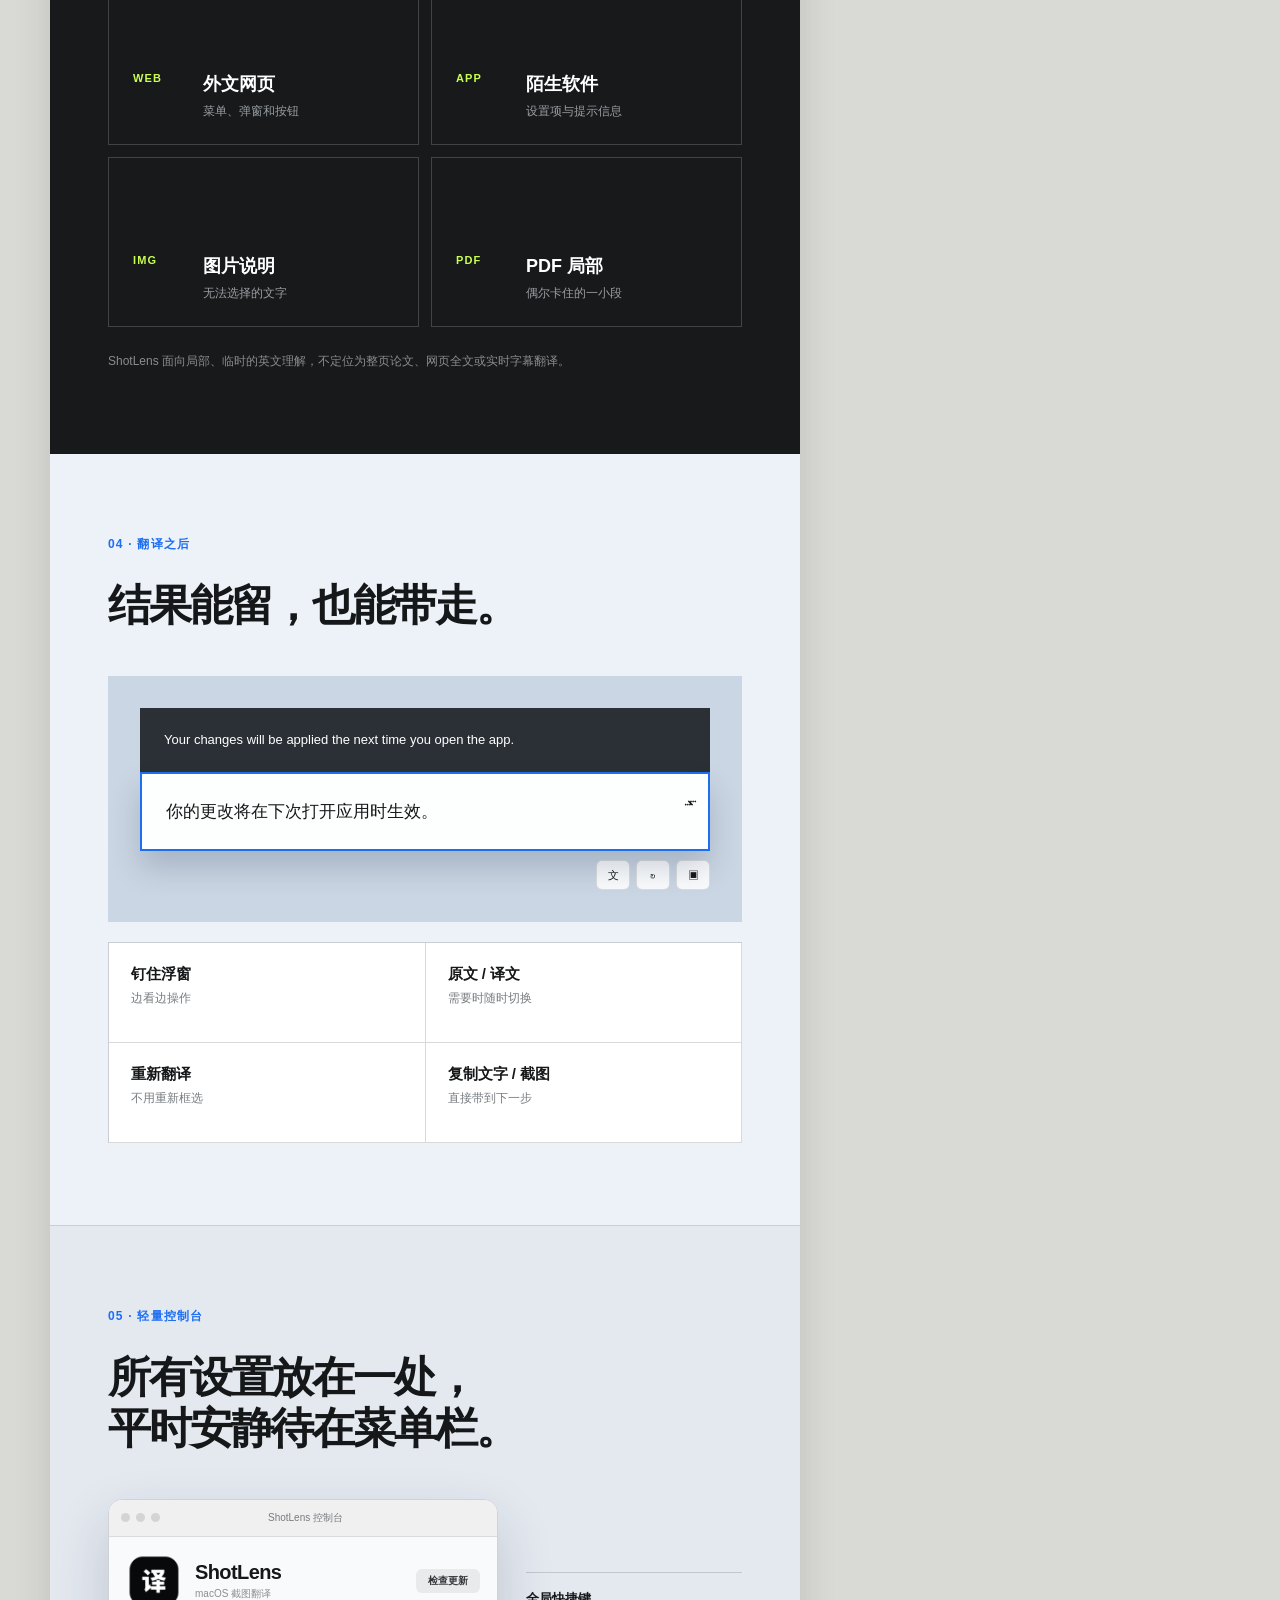
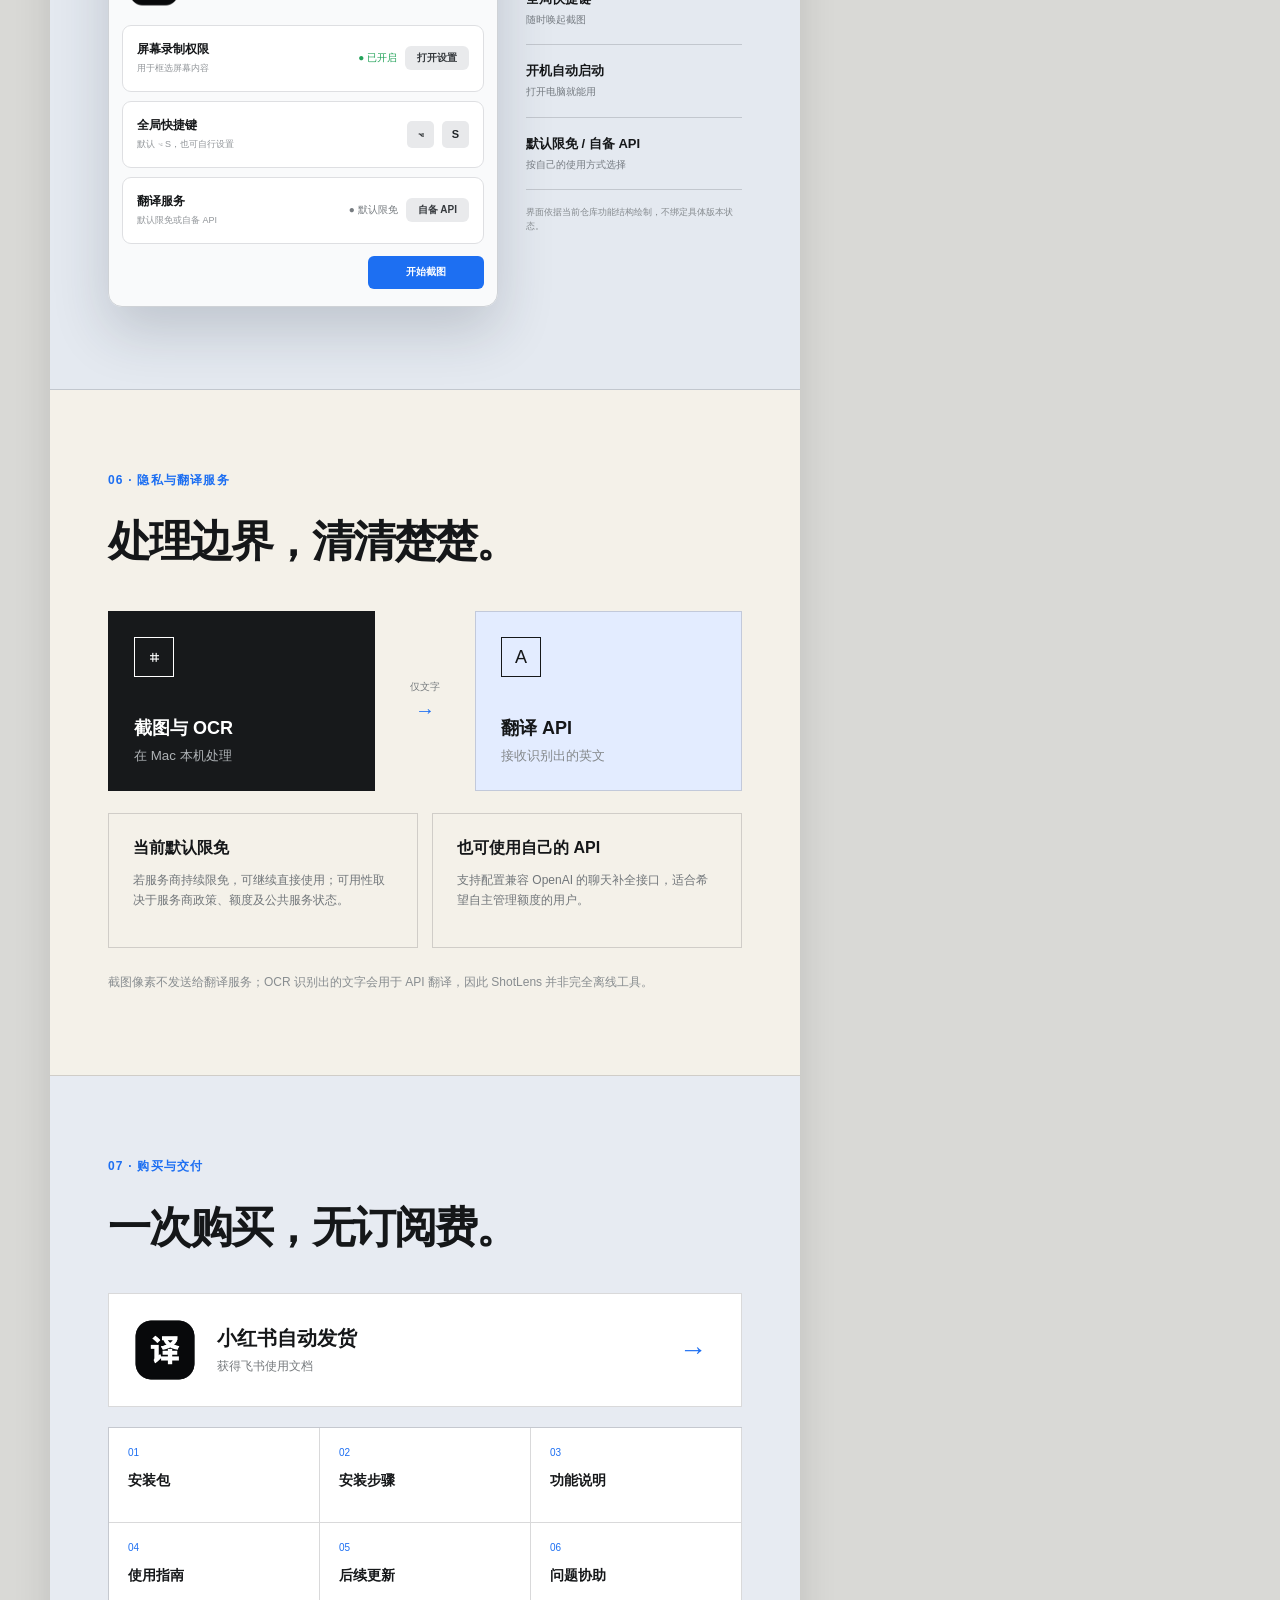
<file: designs/xiaohongshu-product-page/index-v1.html>
<!doctype html>
<html lang="zh-CN">
<head>
  <meta charset="utf-8">
  <meta name="viewport" content="width=device-width, initial-scale=1">
  <title>ShotLens · 小红书商品详情页</title>
  <link rel="stylesheet" href="styles-v1.css">
</head>
<body>
  <header class="workspace-header">
    <div>
      <strong>ShotLens 商品图母版</strong>
      <span>1:1 主图 · 3:4 轮播 · 长详情页</span>
    </div>
    <p>所有商品图均来自同一套视觉与文案，可直接重新导出 PNG。</p>
  </header>

  <main class="workspace">
    <section class="group">
      <h2>商品主图</h2>
      <article class="artboard square cover-square" data-export="00-square-cover" data-screen-label="商品主图">
        <div class="cover-grid"></div>
        <div class="crop-mark crop-mark-a"></div>
        <div class="crop-mark crop-mark-b"></div>
        <div class="square-brand">
          <img class="square-icon" src="assets/shotlens-icon.png" alt="ShotLens 图标">
          <div class="square-copy">
            <p class="eyebrow">macOS 截图翻译</p>
            <h1>ShotLens</h1>
            <p class="square-tagline">哪里不懂，截哪里</p>
          </div>
        </div>
        <div class="square-footer">
          <span>英文 → 简体中文</span>
          <span class="shortcut">⌥ S</span>
        </div>
      </article>
    </section>

    <section class="group">
      <h2>3:4 轮播图</h2>
      <div class="artboard-list">
        <article class="artboard portrait slide-01" data-export="01-pain" data-screen-label="01 痛点">
          <div class="slide-index">01 / 09</div>
          <div class="slide-heading">
            <p class="eyebrow">是不是每次都这样？</p>
            <h1>只卡住一个词，<br>却要打断整段思路。</h1>
          </div>
          <div class="pain-stack">
            <div class="pain-line"><span class="num">01</span><strong>选中文字</strong><small>有些界面还选不了</small></div>
            <div class="pain-line"><span class="num">02</span><strong>复制内容</strong><small>原来的位置关系没了</small></div>
            <div class="pain-line"><span class="num">03</span><strong>切到翻译工具</strong><small>读到哪里，又忘了</small></div>
          </div>
          <div class="pain-answer">
            <span class="selection-corners"></span>
            <p>其实你只是想知道：</p>
            <strong>“这里写的是什么？”</strong>
          </div>
          <footer class="slide-footer"><span>ShotLens</span><span>哪里不懂，截哪里</span></footer>
        </article>

        <article class="artboard portrait slide-02" data-export="02-core-result" data-screen-label="02 原位翻译">
          <div class="slide-index">02 / 09</div>
          <div class="slide-heading compact">
            <p class="eyebrow">翻译不必把文字搬走</p>
            <h1>就在原来的位置，<br>直接看懂。</h1>
          </div>
          <div class="window-stage">
            <div class="mac-window browser-window">
              <div class="window-bar"><i></i><i></i><i></i><span>Account settings</span></div>
              <div class="browser-body">
                <aside><b>Settings</b><span>Profile</span><span class="active-en">Privacy</span><span>Notifications</span></aside>
                <section>
                  <p class="ui-kicker">PRIVACY</p>
                  <h3>Control who can see your activity</h3>
                  <p>Your profile activity is visible to people you follow. You can change this at any time.</p>
                  <div class="toggle-row"><span>Show activity status</span><i></i></div>
                </section>
              </div>
            </div>
            <div class="selection-box">
              <div class="translated-panel">
                <p class="ui-kicker">隐私</p>
                <h3>控制谁可以看到你的动态</h3>
                <p>你的个人动态对你关注的人可见。你可以随时更改此设置。</p>
                <div class="toggle-row"><span>显示活动状态</span><i></i></div>
              </div>
              <span class="pin">⌁</span>
              <div class="overlay-actions"><span>译</span><span>↻</span><span>▣</span></div>
            </div>
          </div>
          <div class="result-caption">
            <strong>原位覆盖</strong><span>按钮、菜单、段落之间的关系仍然看得懂</span>
          </div>
          <footer class="slide-footer"><span>ShotLens</span><span>英文 → 简体中文</span></footer>
        </article>

        <article class="artboard portrait slide-03" data-export="03-three-steps" data-screen-label="03 三步使用">
          <div class="slide-index">03 / 09</div>
          <div class="slide-heading compact">
            <p class="eyebrow">少一步，思路就少断一次</p>
            <h1>按下快捷键，<br>框一下，就好了。</h1>
          </div>
          <div class="steps">
            <div class="step-card">
              <span class="step-number">01</span>
              <div class="keyboard"><kbd>⌥</kbd><kbd>S</kbd></div>
              <div><strong>唤起截图</strong><p>菜单栏常驻，全局快捷键随时可用</p></div>
            </div>
            <div class="step-connector"></div>
            <div class="step-card">
              <span class="step-number">02</span>
              <div class="mini-selection"><i></i><span>Drag to select</span></div>
              <div><strong>框选英文</strong><p>只选此刻看不懂的那一小块</p></div>
            </div>
            <div class="step-connector"></div>
            <div class="step-card">
              <span class="step-number">03</span>
              <div class="mini-result">直接查看中文译文</div>
              <div><strong>原位阅读</strong><p>不用复制，不用切换，不用来回对照</p></div>
            </div>
          </div>
          <footer class="slide-footer"><span>ShotLens</span><span>轻量 macOS 菜单栏工具</span></footer>
        </article>

        <article class="artboard portrait slide-04" data-export="04-scenes" data-screen-label="04 使用场景">
          <div class="slide-index">04 / 09</div>
          <div class="slide-heading compact">
            <p class="eyebrow">不只网页里的文字</p>
            <h1>屏幕上突然冒出的英文，<br>都可以先截一下。</h1>
          </div>
          <div class="scene-grid">
            <div class="scene-card scene-web"><span class="scene-code">WEB</span><div class="scene-visual"><b>Cookie preferences</b><p>Choose how your data is used.</p><span>Manage settings</span></div><h3>外文网页</h3><p>菜单、弹窗、按钮看不懂</p></div>
            <div class="scene-card scene-app"><span class="scene-code">APP</span><div class="scene-visual app-visual"><i></i><i></i><i></i><b>Advanced options</b></div><h3>陌生软件</h3><p>设置项不敢随便点</p></div>
            <div class="scene-card scene-image"><span class="scene-code">IMG</span><div class="scene-visual image-visual"><span></span><b>Handle with care</b></div><h3>图片说明</h3><p>文字选不中，也能框选</p></div>
            <div class="scene-card scene-pdf"><span class="scene-code">PDF</span><div class="scene-visual pdf-visual"><b>Key findings</b><p>Small changes in context can alter interpretation.</p></div><h3>PDF 局部</h3><p>遇到一小段生词，随手看懂</p></div>
          </div>
          <div class="scope-note">适合局部、临时的英文理解，不定位为整页论文或实时字幕翻译。</div>
          <footer class="slide-footer"><span>ShotLens</span><span>看不懂的地方，才需要翻译</span></footer>
        </article>

        <article class="artboard portrait slide-05" data-export="05-benefits" data-screen-label="05 对比收益">
          <div class="slide-index">05 / 09</div>
          <div class="slide-heading compact">
            <p class="eyebrow">它省下的不是点击</p>
            <h1>是不被打断的<br>阅读节奏。</h1>
          </div>
          <div class="comparison">
            <div class="compare-column old-way">
              <span class="compare-label">复制翻译</span>
              <ol><li>确认文字能否选中</li><li>复制或手动输入</li><li>切换到翻译工具</li><li>在两边来回对照</li></ol>
              <div class="route-line broken"><i></i><i></i><i></i><i></i></div>
            </div>
            <div class="compare-column shot-way">
              <span class="compare-label">ShotLens</span>
              <ol><li>框选看不懂的地方</li><li>继续留在当前画面</li></ol>
              <div class="route-line direct"><i></i><i></i></div>
            </div>
          </div>
          <blockquote>“我不想研究翻译工具，<br>我只想继续看下去。”</blockquote>
          <footer class="slide-footer"><span>ShotLens</span><span>不离开当前画面</span></footer>
        </article>

        <article class="artboard portrait slide-console slide-console-code" data-export="06-code-ui" data-screen-label="06 代码绘制界面">
          <div class="slide-index">06 / 09</div>
          <div class="slide-heading compact">
            <p class="eyebrow">轻量工具，就该安静地待在菜单栏</p>
            <h1>需要时出现，<br>平时不打扰。</h1>
          </div>
          <div class="repo-console">
            <div class="repo-titlebar"><i></i><i></i><i></i><span>ShotLens 控制台</span></div>
            <div class="repo-identity"><img src="assets/shotlens-icon.png" alt=""><div><strong>ShotLens</strong><span>macOS 截图翻译</span></div><button>检查更新</button></div>
            <div class="repo-row"><div><b>屏幕录制权限</b><small>用于框选屏幕内容</small></div><span class="status-ok">● 已开启</span><button>打开设置</button></div>
            <div class="repo-row"><div><b>全局快捷键</b><small>默认 ⌥ S，也可自行设置</small></div><kbd>⌥</kbd><kbd>S</kbd></div>
            <div class="repo-row"><div><b>翻译服务</b><small>默认限免或自备 API</small></div><span class="status-neutral">● 默认限免</span><button>自备 API</button></div>
            <button class="repo-primary">开始截图</button>
          </div>
          <div class="console-points"><div><strong>全局快捷键</strong><span>随时唤起截图</span></div><div><strong>开机自动启动</strong><span>需要时一直都在</span></div><div><strong>API 自由选择</strong><span>默认限免或自备服务</span></div></div>
          <footer class="slide-footer"><span>ShotLens</span><span>代码结构还原 · 不绑定版本状态</span></footer>
        </article>

        <article class="artboard portrait slide-06" data-export="07-result-tools" data-screen-label="07 结果工具">
          <div class="slide-index">07 / 09</div>
          <div class="slide-heading compact">
            <p class="eyebrow">译完以后，也不急着消失</p>
            <h1>结果留得住，<br>也带得走。</h1>
          </div>
          <div class="floating-demo">
            <div class="demo-source">Your changes will be applied the next time you open the app.</div>
            <div class="demo-translation">你的更改将在下次打开应用时生效。<span class="demo-pin">⌁</span></div>
            <div class="demo-toolbar"><span>文</span><span>↻</span><span>▣</span></div>
          </div>
          <div class="feature-list">
            <div><span>⌁</span><strong>钉住结果</strong><p>对照着继续操作，不怕浮窗提前消失</p></div>
            <div><span>文</span><strong>切换原文 / 译文</strong><p>需要确认时，随时回看原来的英文</p></div>
            <div><span>↻</span><strong>重新翻译</strong><p>复用当前截图，不用重新框选一次</p></div>
            <div><span>▣</span><strong>复制文字或截图</strong><p>需要记录时，直接带到下一步</p></div>
          </div>
          <footer class="slide-footer"><span>ShotLens</span><span>每个功能都为当前任务服务</span></footer>
        </article>

        <article class="artboard portrait slide-07" data-export="08-privacy-api" data-screen-label="08 隐私与 API">
          <div class="slide-index">08 / 09</div>
          <div class="slide-heading compact">
            <p class="eyebrow">把边界说清楚，才是真的安心</p>
            <h1>截图留在本机，<br>只发送识别出的文字。</h1>
          </div>
          <div class="privacy-flow">
            <div class="privacy-node local"><span class="node-icon">⌗</span><strong>截图与 OCR</strong><small>在 Mac 本机处理</small></div>
            <div class="flow-arrow"><span>仅文字</span>→</div>
            <div class="privacy-node api"><span class="node-icon">A</span><strong>翻译 API</strong><small>接收识别出的英文</small></div>
          </div>
          <div class="api-choice">
            <div><span class="choice-dot"></span><strong>默认限免</strong><p>当前可直接使用；可用性取决于服务商政策与额度。</p></div>
            <div><span class="choice-dot hollow"></span><strong>自备 API</strong><p>支持配置兼容 OpenAI 的聊天补全接口，不限制服务商。</p></div>
          </div>
          <p class="privacy-disclaimer">ShotLens 并非完全离线工具。截图像素不发送给翻译服务，但 OCR 识别出的文字会用于 API 翻译。</p>
          <footer class="slide-footer"><span>ShotLens</span><span>边界透明 · 选择自由</span></footer>
        </article>

        <article class="artboard portrait slide-08" data-export="09-purchase-guide" data-screen-label="09 购买须知">
          <div class="slide-index">09 / 09</div>
          <div class="slide-heading compact">
            <p class="eyebrow">一次购买，无订阅费</p>
            <h1>自动发货，<br>跟着文档就能开始。</h1>
          </div>
          <div class="delivery-card">
            <div class="delivery-icon"><img src="assets/shotlens-icon.png" alt=""></div>
            <div><strong>飞书使用文档</strong><p>购买后由小红书自动发货</p></div>
            <span class="delivery-arrow">→</span>
          </div>
          <div class="delivery-contents">
            <div><span>01</span><strong>ShotLens 安装包</strong></div>
            <div><span>02</span><strong>完整安装步骤</strong></div>
            <div><span>03</span><strong>功能与使用说明</strong></div>
            <div><span>04</span><strong>后续更新与问题协助</strong></div>
          </div>
          <div class="requirements">
            <h3>购买前请确认</h3>
            <p><span>系统</span>macOS 14.0 或更高版本</p>
            <p><span>语言</span>英文 → 简体中文</p>
            <p><span>权限</span>首次使用需授予屏幕录制权限</p>
            <p><span>安装</span>首次打开可能出现 macOS 安全提示，文档内含处理步骤</p>
          </div>
          <footer class="slide-footer"><span>ShotLens</span><span>商品价格以小红书页面实时显示为准</span></footer>
        </article>
      </div>
    </section>

    <section class="group">
      <h2>商品长详情页</h2>
      <article class="artboard long-page" data-export="10-long-detail" data-screen-label="商品长详情页">
        <section class="long-hero">
          <div class="long-brand"><img src="assets/shotlens-icon.png" alt=""><span>ShotLens</span></div>
          <p class="eyebrow">macOS 截图翻译</p>
          <h1>英文突然挡住你时，<br><em>不必先复制。</em></h1>
          <p class="long-lead">哪里不懂，截哪里。译文留在原来的位置，继续看下去。</p>
          <div class="long-hero-window">
            <div class="mac-window browser-window">
              <div class="window-bar"><i></i><i></i><i></i><span>Privacy settings</span></div>
              <div class="browser-body"><aside><b>Settings</b><span>Profile</span><span class="active-en">Privacy</span><span>Notifications</span></aside><section><p class="ui-kicker">隐私</p><h3>控制谁可以看到你的动态</h3><p>你的个人动态对你关注的人可见。你可以随时更改此设置。</p><div class="toggle-row"><span>显示活动状态</span><i></i></div></section></div>
            </div>
          </div>
        </section>

        <section class="long-section pain-section">
          <p class="section-number">01 · 为什么需要它</p>
          <h2>你缺的不是另一款翻译软件，<br>只是一个不打断当前画面的办法。</h2>
          <div class="long-pains"><div><span>选不中</span><p>软件菜单、图片文字，常常根本无法复制。</p></div><div><span>切出去</span><p>翻译看懂了，刚才读到哪里却忘了。</p></div><div><span>对不上</span><p>文字离开原位置，按钮与说明的关系也丢了。</p></div></div>
        </section>

        <section class="long-section how-section">
          <p class="section-number">02 · 怎么使用</p>
          <h2>三步完成，思路不用搬家。</h2>
          <div class="long-steps"><div><b>1</b><span class="keyboard"><kbd>⌥</kbd><kbd>S</kbd></span><strong>按快捷键</strong><p>随时唤起截图</p></div><div><b>2</b><span class="mini-selection"><i></i><em>框选</em></span><strong>选中英文</strong><p>只翻译需要的地方</p></div><div><b>3</b><span class="mini-result">原位中文</span><strong>继续阅读</strong><p>不用切换窗口</p></div></div>
        </section>

        <section class="long-section scene-section">
          <p class="section-number">03 · 适合这些时刻</p>
          <h2>网页、软件、图片、PDF，<br>屏幕上的局部英文都能先截一下。</h2>
          <div class="long-scenes"><div><b>WEB</b><strong>外文网页</strong><p>菜单、弹窗和按钮</p></div><div><b>APP</b><strong>陌生软件</strong><p>设置项与提示信息</p></div><div><b>IMG</b><strong>图片说明</strong><p>无法选择的文字</p></div><div><b>PDF</b><strong>PDF 局部</strong><p>偶尔卡住的一小段</p></div></div>
          <p class="long-note">ShotLens 面向局部、临时的英文理解，不定位为整页论文、网页全文或实时字幕翻译。</p>
        </section>

        <section class="long-section feature-section">
          <p class="section-number">04 · 翻译之后</p>
          <h2>结果能留，也能带走。</h2>
          <div class="long-feature-demo"><div class="demo-source">Your changes will be applied the next time you open the app.</div><div class="demo-translation">你的更改将在下次打开应用时生效。<span class="demo-pin">⌁</span></div><div class="demo-toolbar"><span>文</span><span>↻</span><span>▣</span></div></div>
          <div class="long-features"><div><strong>钉住浮窗</strong><p>边看边操作</p></div><div><strong>原文 / 译文</strong><p>需要时随时切换</p></div><div><strong>重新翻译</strong><p>不用重新框选</p></div><div><strong>复制文字 / 截图</strong><p>直接带到下一步</p></div></div>
        </section>

        <section class="long-section console-section">
          <p class="section-number">05 · 轻量控制台</p>
          <h2>所有设置放在一处，<br>平时安静待在菜单栏。</h2>
          <div class="long-console-layout">
            <div class="repo-console">
              <div class="repo-titlebar"><i></i><i></i><i></i><span>ShotLens 控制台</span></div>
              <div class="repo-identity"><img src="assets/shotlens-icon.png" alt=""><div><strong>ShotLens</strong><span>macOS 截图翻译</span></div><button>检查更新</button></div>
              <div class="repo-row"><div><b>屏幕录制权限</b><small>用于框选屏幕内容</small></div><span class="status-ok">● 已开启</span><button>打开设置</button></div>
              <div class="repo-row"><div><b>全局快捷键</b><small>默认 ⌥ S，也可自行设置</small></div><kbd>⌥</kbd><kbd>S</kbd></div>
              <div class="repo-row"><div><b>翻译服务</b><small>默认限免或自备 API</small></div><span class="status-neutral">● 默认限免</span><button>自备 API</button></div>
              <button class="repo-primary">开始截图</button>
            </div>
            <div class="long-console-points"><p><strong>全局快捷键</strong><span>随时唤起截图</span></p><p><strong>开机自动启动</strong><span>打开电脑就能用</span></p><p><strong>默认限免 / 自备 API</strong><span>按自己的使用方式选择</span></p><small>界面依据当前仓库功能结构绘制，不绑定具体版本状态。</small></div>
          </div>
        </section>

        <section class="long-section privacy-section">
          <p class="section-number">06 · 隐私与翻译服务</p>
          <h2>处理边界，清清楚楚。</h2>
          <div class="privacy-flow"><div class="privacy-node local"><span class="node-icon">⌗</span><strong>截图与 OCR</strong><small>在 Mac 本机处理</small></div><div class="flow-arrow"><span>仅文字</span>→</div><div class="privacy-node api"><span class="node-icon">A</span><strong>翻译 API</strong><small>接收识别出的英文</small></div></div>
          <div class="long-api"><div><strong>当前默认限免</strong><p>若服务商持续限免，可继续直接使用；可用性取决于服务商政策、额度及公共服务状态。</p></div><div><strong>也可使用自己的 API</strong><p>支持配置兼容 OpenAI 的聊天补全接口，适合希望自主管理额度的用户。</p></div></div>
          <p class="long-note">截图像素不发送给翻译服务；OCR 识别出的文字会用于 API 翻译，因此 ShotLens 并非完全离线工具。</p>
        </section>

        <section class="long-section delivery-section">
          <p class="section-number">07 · 购买与交付</p>
          <h2>一次购买，无订阅费。</h2>
          <div class="delivery-card"><div class="delivery-icon"><img src="assets/shotlens-icon.png" alt=""></div><div><strong>小红书自动发货</strong><p>获得飞书使用文档</p></div><span class="delivery-arrow">→</span></div>
          <div class="long-delivery-grid"><div><span>01</span><strong>安装包</strong></div><div><span>02</span><strong>安装步骤</strong></div><div><span>03</span><strong>功能说明</strong></div><div><span>04</span><strong>使用指南</strong></div><div><span>05</span><strong>后续更新</strong></div><div><span>06</span><strong>问题协助</strong></div></div>
        </section>

        <section class="long-section final-section">
          <img src="assets/shotlens-icon.png" alt="ShotLens 图标">
          <p class="eyebrow">购买前请确认</p>
          <h2>ShotLens</h2>
          <div class="final-specs"><p><span>系统</span>macOS 14.0 或更高版本</p><p><span>翻译方向</span>英文 → 简体中文</p><p><span>必要权限</span>屏幕录制权限</p><p><span>首次安装</span>可能出现 macOS 安全提示，文档内含处理步骤</p></div>
          <h3>哪里不懂，截哪里。</h3>
          <p>价格以小红书商品页面实时显示为准。</p>
        </section>
      </article>
    </section>
  </main>
</body>
</html>
</file>
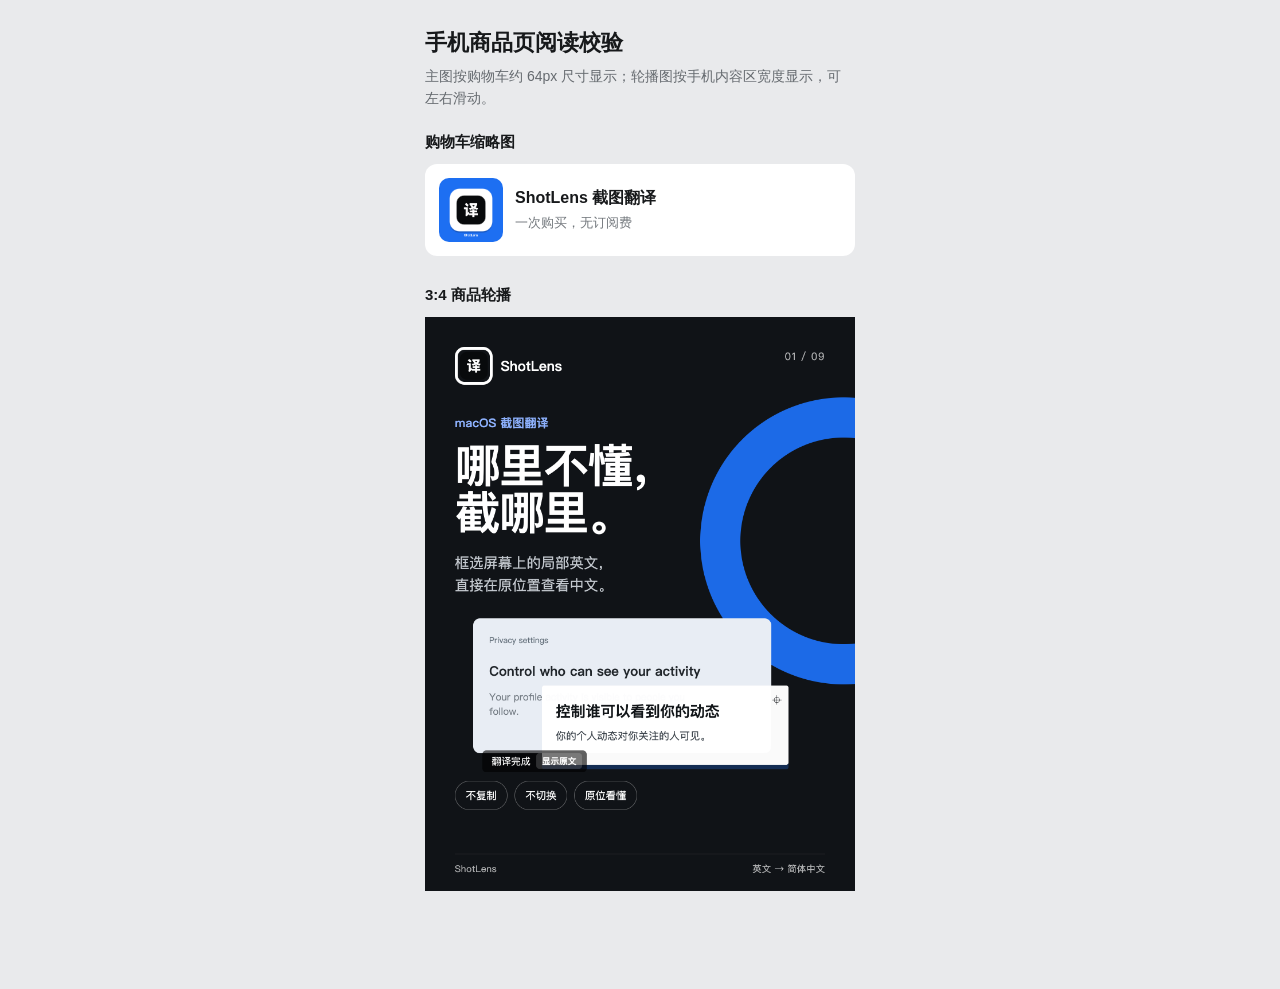
<file: designs/xiaohongshu-product-page/mobile-preview.html>
<!doctype html>
<html lang="zh-CN">
<head>
  <meta charset="utf-8">
  <meta name="viewport" content="width=device-width, initial-scale=1, viewport-fit=cover">
  <title>ShotLens 商品图 · 手机阅读预览</title>
  <style>
    * { box-sizing: border-box; }
    body { margin: 0; padding: 28px 18px 60px; background: #e9eaec; color: #17191b; font-family: -apple-system, "SF Pro Text", "PingFang SC", sans-serif; }
    header { width: min(100%, 430px); margin: 0 auto 24px; }
    h1 { margin: 0; font-size: 22px; }
    p { margin: 8px 0 0; color: #656a6f; font-size: 14px; line-height: 1.55; }
    section { width: min(100%, 430px); margin: 0 auto 30px; }
    h2 { margin: 0 0 12px; font-size: 15px; }
    .cart-row { display: flex; align-items: center; gap: 12px; padding: 14px; background: white; border-radius: 12px; }
    .cart-row img { width: 64px; height: 64px; border-radius: 10px; }
    .cart-row strong { display: block; font-size: 16px; }
    .cart-row span { display: block; margin-top: 5px; color: #73787d; font-size: 13px; }
    .carousel { display: flex; gap: 12px; overflow-x: auto; scroll-snap-type: x mandatory; padding-bottom: 8px; }
    .carousel img { width: 100%; flex: 0 0 100%; height: auto; display: block; scroll-snap-align: start; }
  </style>
</head>
<body>
  <header>
    <h1>手机商品页阅读校验</h1>
    <p>主图按购物车约 64px 尺寸显示；轮播图按手机内容区宽度显示，可左右滑动。</p>
  </header>
  <section>
    <h2>购物车缩略图</h2>
    <div class="cart-row"><img src="exports/00-square-cover.png" alt="ShotLens 商品主图"><div><strong>ShotLens 截图翻译</strong><span>一次购买，无订阅费</span></div></div>
  </section>
  <section>
    <h2>3:4 商品轮播</h2>
    <div class="carousel">
      <img src="exports/01-carousel-cover.png" alt="轮播封面">
      <img src="exports/02-core-result.png" alt="原位翻译">
      <img src="exports/03-three-steps.png" alt="三步使用">
      <img src="exports/04-scenes.png" alt="使用场景">
      <img src="exports/05-benefits.png" alt="阅读收益">
      <img src="exports/06-code-ui.png" alt="控制台界面">
      <img src="exports/07-result-tools.png" alt="结果操作">
      <img src="exports/08-privacy-api.png" alt="隐私与 API">
      <img src="exports/09-purchase-guide.png" alt="购买说明">
    </div>
  </section>
</body>
</html>
</file>
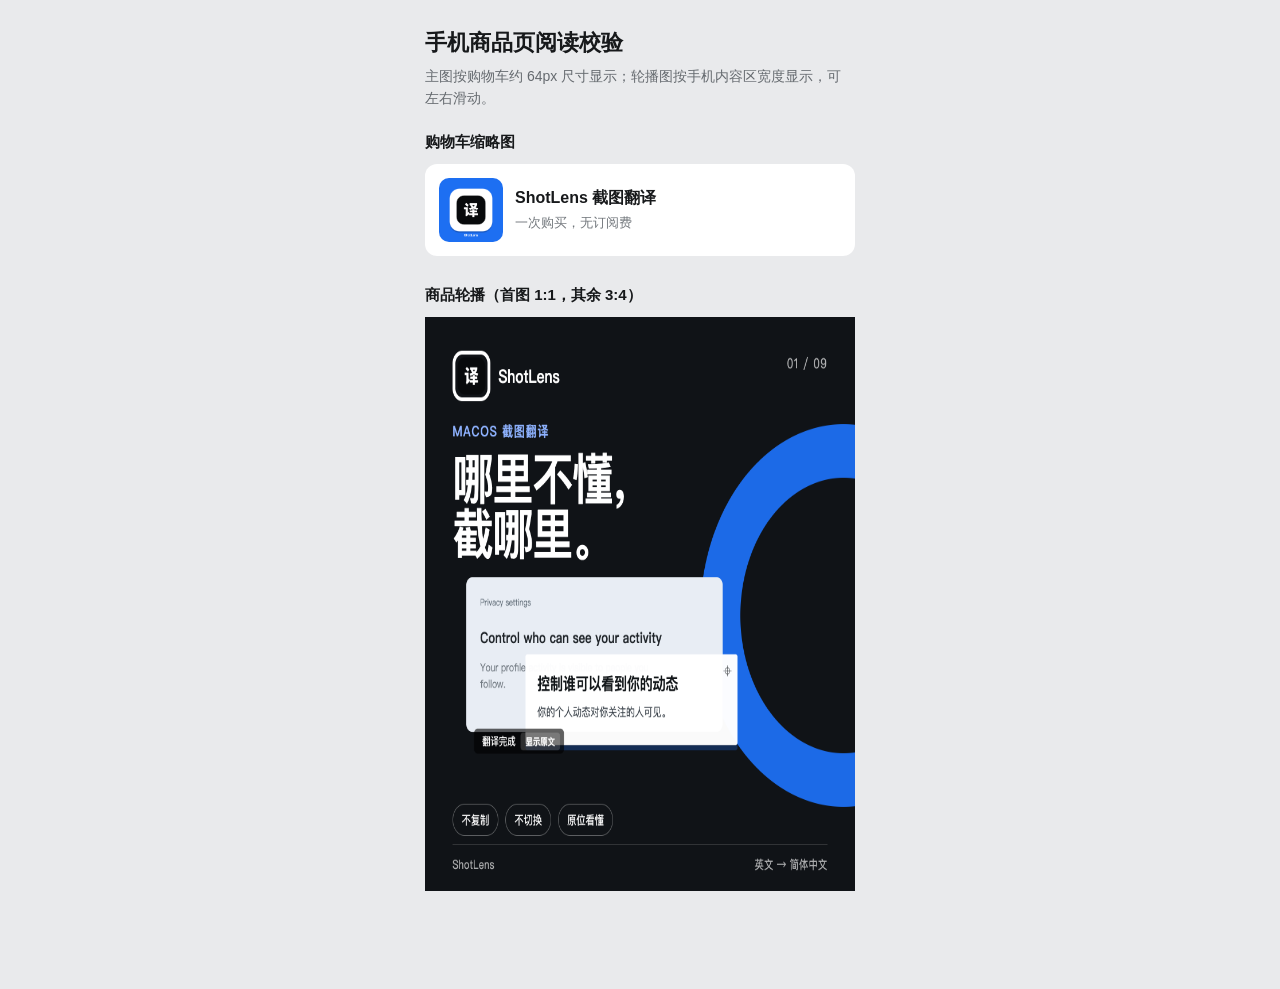
<file: designs/xiaohongshu-product-page/versions/v3/mobile-preview.html>
<!doctype html>
<html lang="zh-CN">
<head>
  <meta charset="utf-8">
  <meta name="viewport" content="width=device-width, initial-scale=1, viewport-fit=cover">
  <title>ShotLens 商品图 · 手机阅读预览</title>
  <style>
    * { box-sizing: border-box; }
    body { margin: 0; padding: 28px 18px 60px; background: #e9eaec; color: #17191b; font-family: -apple-system, "SF Pro Text", "PingFang SC", sans-serif; }
    header { width: min(100%, 430px); margin: 0 auto 24px; }
    h1 { margin: 0; font-size: 22px; }
    p { margin: 8px 0 0; color: #656a6f; font-size: 14px; line-height: 1.55; }
    section { width: min(100%, 430px); margin: 0 auto 30px; }
    h2 { margin: 0 0 12px; font-size: 15px; }
    .cart-row { display: flex; align-items: center; gap: 12px; padding: 14px; background: white; border-radius: 12px; }
    .cart-row img { width: 64px; height: 64px; border-radius: 10px; }
    .cart-row strong { display: block; font-size: 16px; }
    .cart-row span { display: block; margin-top: 5px; color: #73787d; font-size: 13px; }
    .carousel { display: flex; gap: 12px; overflow-x: auto; scroll-snap-type: x mandatory; padding-bottom: 8px; }
    .carousel img { width: 100%; flex: 0 0 100%; height: auto; display: block; scroll-snap-align: start; }
  </style>
</head>
<body>
  <header>
    <h1>手机商品页阅读校验</h1>
    <p>主图按购物车约 64px 尺寸显示；轮播图按手机内容区宽度显示，可左右滑动。</p>
  </header>
  <section>
    <h2>购物车缩略图</h2>
    <div class="cart-row"><img src="exports/00.png" alt="ShotLens 商品主图"><div><strong>ShotLens 截图翻译</strong><span>一次购买，无订阅费</span></div></div>
  </section>
  <section>
    <h2>商品轮播（首图 1:1，其余 3:4）</h2>
    <div class="carousel">
      <img src="exports/01.png" alt="1:1 轮播封面">
      <img src="exports/02.png" alt="原位翻译">
      <img src="exports/03.png" alt="三步使用">
      <img src="exports/04.png" alt="使用场景">
      <img src="exports/05.png" alt="阅读收益">
      <img src="exports/06.png" alt="控制台界面">
      <img src="exports/07.png" alt="结果操作">
      <img src="exports/08.png" alt="隐私与 API">
      <img src="exports/09.png" alt="购买说明">
    </div>
  </section>
</body>
</html>
</file>
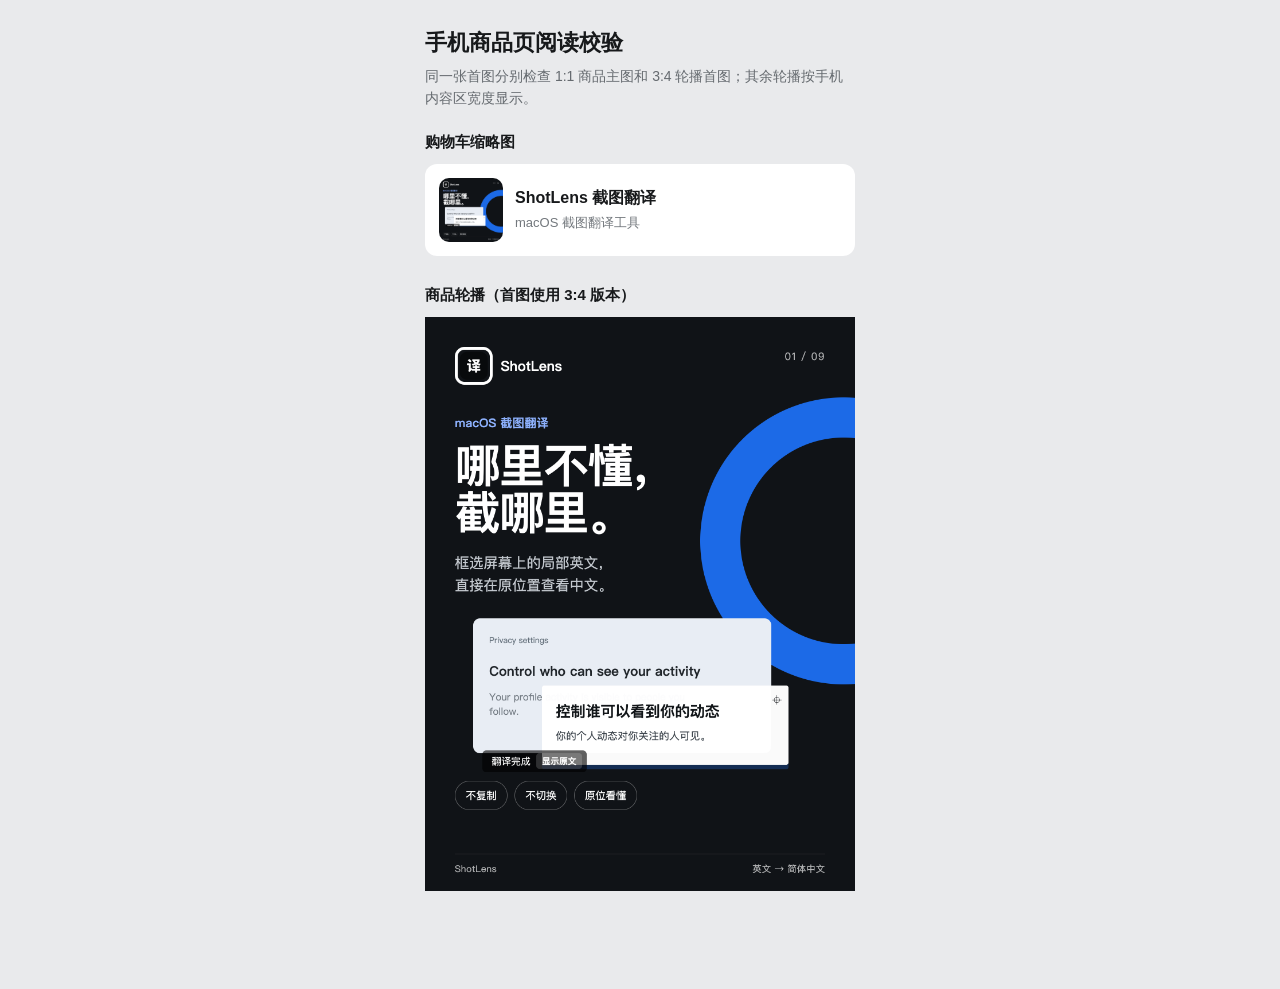
<file: designs/xiaohongshu-product-page/versions/v4/mobile-preview.html>
<!doctype html>
<html lang="zh-CN">
<head>
  <meta charset="utf-8">
  <meta name="viewport" content="width=device-width, initial-scale=1, viewport-fit=cover">
  <title>ShotLens 商品图 · 手机阅读预览</title>
  <style>
    * { box-sizing: border-box; }
    body { margin: 0; padding: 28px 18px 60px; background: #e9eaec; color: #17191b; font-family: -apple-system, "SF Pro Text", "PingFang SC", sans-serif; }
    header { width: min(100%, 430px); margin: 0 auto 24px; }
    h1 { margin: 0; font-size: 22px; }
    p { margin: 8px 0 0; color: #656a6f; font-size: 14px; line-height: 1.55; }
    section { width: min(100%, 430px); margin: 0 auto 30px; }
    h2 { margin: 0 0 12px; font-size: 15px; }
    .cart-row { display: flex; align-items: center; gap: 12px; padding: 14px; background: white; border-radius: 12px; }
    .cart-row img { width: 64px; height: 64px; border-radius: 10px; }
    .cart-row strong { display: block; font-size: 16px; }
    .cart-row span { display: block; margin-top: 5px; color: #73787d; font-size: 13px; }
    .carousel { display: flex; gap: 12px; overflow-x: auto; scroll-snap-type: x mandatory; padding-bottom: 8px; }
    .carousel img { width: 100%; flex: 0 0 100%; height: auto; display: block; scroll-snap-align: start; }
  </style>
</head>
<body>
  <header>
    <h1>手机商品页阅读校验</h1>
    <p>同一张首图分别检查 1:1 商品主图和 3:4 轮播首图；其余轮播按手机内容区宽度显示。</p>
  </header>
  <section>
    <h2>购物车缩略图</h2>
    <div class="cart-row"><img src="exports/01-1x1.png" alt="ShotLens 商品主图"><div><strong>ShotLens 截图翻译</strong><span>macOS 截图翻译工具</span></div></div>
  </section>
  <section>
    <h2>商品轮播（首图使用 3:4 版本）</h2>
    <div class="carousel">
      <img src="exports/01-3x4.png" alt="3:4 轮播首图">
      <img src="exports/02.png" alt="原位翻译">
      <img src="exports/03.png" alt="三步使用">
      <img src="exports/04.png" alt="使用场景">
      <img src="exports/05.png" alt="阅读收益">
      <img src="exports/06.png" alt="控制台界面">
      <img src="exports/07.png" alt="结果操作">
      <img src="exports/08.png" alt="隐私与 API">
      <img src="exports/09.png" alt="购买说明">
    </div>
  </section>
</body>
</html>
</file>
<file: designs/xiaohongshu-product-page/styles.css>
:root {
  --paper: #f4f1e9;
  --paper-2: #ebe7dc;
  --ink: #151719;
  --muted: #6f7375;
  --line: rgba(21, 23, 25, 0.16);
  --blue: #1d6ff2;
  --blue-dark: #0f4fb5;
  --red: #e65345;
  --lime: #c9ff53;
  --white: #fff;
  --shadow: 0 26px 60px rgba(30, 35, 42, 0.16);
  font-family: -apple-system, "SF Pro Text", "PingFang SC", "Noto Sans SC", sans-serif;
}

* { box-sizing: border-box; }
html, body { margin: 0; min-height: 100%; background: #d9d9d6; color: var(--ink); }
body { padding: 40px; }
.workspace-header { max-width: 1180px; margin: 0 auto 42px; display: flex; align-items: end; justify-content: space-between; gap: 24px; }
.workspace-header strong { display: block; font-size: 28px; letter-spacing: -0.03em; }
.workspace-header span, .workspace-header p { color: #626568; font-size: 14px; }
.workspace-header p { max-width: 430px; margin: 0; text-align: right; }
.workspace { max-width: 1180px; margin: 0 auto; display: grid; gap: 48px; }
.group > h2 { font-size: 15px; font-weight: 650; color: #575b5e; margin: 0 0 16px; }
.artboard-list { display: grid; grid-template-columns: repeat(2, 750px); gap: 30px; align-items: start; }
.artboard { position: relative; overflow: hidden; background: var(--paper); box-shadow: 0 12px 36px rgba(0,0,0,.12); isolation: isolate; }
.square { width: 750px; height: 750px; }
.portrait { width: 750px; height: 1000px; padding: 58px 58px 42px; }
.long-page { width: 750px; min-height: 3000px; box-shadow: 0 12px 36px rgba(0,0,0,.12); }
.eyebrow { margin: 0 0 18px; color: var(--blue); font-size: 15px; line-height: 1; font-weight: 720; letter-spacing: .08em; text-transform: uppercase; }
.slide-heading h1 { margin: 0; font-size: 56px; line-height: 1.12; letter-spacing: -.055em; font-weight: 750; }
.slide-heading.compact h1 { font-size: 51px; }
.slide-index { position: absolute; right: 58px; top: 61px; font-size: 13px; color: var(--muted); font-variant-numeric: tabular-nums; letter-spacing: .08em; }
.slide-footer { position: absolute; left: 58px; right: 58px; bottom: 34px; padding-top: 14px; border-top: 1px solid var(--line); display: flex; justify-content: space-between; color: #5f6467; font-size: 12px; letter-spacing: .03em; }

/* square cover */
.cover-square { color: white; background: #101214; }
.cover-grid { position: absolute; inset: 0; opacity: .3; background-image: linear-gradient(rgba(255,255,255,.12) 1px, transparent 1px), linear-gradient(90deg, rgba(255,255,255,.12) 1px, transparent 1px); background-size: 75px 75px; }
.cover-square::before { content: ""; position: absolute; width: 430px; height: 430px; left: -160px; top: -140px; border: 78px solid var(--blue); border-radius: 50%; opacity: .9; }
.crop-mark { position: absolute; width: 100px; height: 100px; border-color: rgba(255,255,255,.8); }
.crop-mark-a { top: 60px; right: 60px; border-top: 2px solid; border-right: 2px solid; }
.crop-mark-b { bottom: 60px; left: 60px; border-bottom: 2px solid; border-left: 2px solid; }
.square-brand { position: absolute; left: 86px; right: 86px; top: 188px; display: flex; align-items: center; gap: 38px; }
.square-icon { width: 164px; height: 164px; filter: drop-shadow(0 24px 34px rgba(0,0,0,.35)); }
.square-copy h1 { margin: 0; font-size: 70px; letter-spacing: -.06em; line-height: 1; }
.square-copy .eyebrow { color: #b9c9e8; font-size: 14px; margin-bottom: 16px; }
.square-tagline { margin: 24px 0 0; font-size: 25px; font-weight: 550; letter-spacing: -.03em; }
.square-footer { position: absolute; bottom: 82px; left: 86px; right: 86px; display: flex; justify-content: space-between; align-items: center; color: rgba(255,255,255,.76); font-size: 14px; }
.shortcut { border: 1px solid rgba(255,255,255,.36); padding: 8px 13px; border-radius: 8px; color: white; letter-spacing: .12em; }

/* slide 01 */
.slide-01 { background: #f1eee5; }
.slide-01::after { content: ""; position: absolute; width: 260px; height: 260px; right: -125px; top: 220px; border: 55px solid var(--red); border-radius: 50%; opacity: .9; z-index: -1; }
.pain-stack { margin-top: 50px; border-top: 1px solid var(--line); }
.pain-line { min-height: 78px; display: grid; grid-template-columns: 48px 180px 1fr; align-items: center; border-bottom: 1px solid var(--line); }
.pain-line .num { font-size: 12px; color: var(--muted); }
.pain-line strong { font-size: 19px; }
.pain-line small { color: #7b7f82; font-size: 14px; }
.pain-answer { position: relative; margin-top: 42px; padding: 30px 34px; background: var(--ink); color: white; }
.pain-answer p { margin: 0 0 7px; color: #b7bbbe; font-size: 15px; }
.pain-answer strong { font-size: 29px; letter-spacing: -.04em; }
.selection-corners::before, .selection-corners::after { content: ""; position: absolute; width: 22px; height: 22px; border-color: var(--lime); }
.selection-corners::before { left: -5px; top: -5px; border-left: 3px solid var(--lime); border-top: 3px solid var(--lime); }
.selection-corners::after { right: -5px; bottom: -5px; border-right: 3px solid var(--lime); border-bottom: 3px solid var(--lime); }

/* product window */
.slide-02 { background: #e8edf5; }
.window-stage { position: relative; margin-top: 42px; height: 505px; }
.mac-window { background: rgba(255,255,255,.97); border: 1px solid rgba(20,25,30,.14); border-radius: 15px; box-shadow: var(--shadow); overflow: hidden; }
.window-bar { height: 45px; display: flex; align-items: center; gap: 7px; padding: 0 14px; background: #f5f5f6; border-bottom: 1px solid #dedfe1; color: #8a8d90; font-size: 11px; }
.window-bar i { width: 10px; height: 10px; border-radius: 50%; background: #d9dade; }
.window-bar i:first-child { background: #ff5f57; }
.window-bar i:nth-child(2) { background: #febc2e; }
.window-bar i:nth-child(3) { background: #28c840; }
.window-bar span { margin-left: auto; margin-right: auto; transform: translateX(-24px); }
.browser-window { width: 590px; margin: 0 auto; }
.browser-body { display: grid; grid-template-columns: 155px 1fr; min-height: 315px; }
.browser-body aside { background: #f0f1f4; padding: 26px 20px; display: flex; flex-direction: column; gap: 17px; font-size: 11px; color: #74777b; }
.browser-body aside b { color: #22272b; margin-bottom: 7px; font-size: 13px; }
.browser-body aside .active-en { color: var(--blue); font-weight: 650; }
.browser-body section { padding: 34px 36px; }
.browser-body h3 { margin: 7px 0 15px; font-size: 20px; line-height: 1.2; letter-spacing: -.03em; }
.browser-body p { font-size: 12px; line-height: 1.65; color: #646a6f; }
.ui-kicker { color: var(--blue) !important; font-size: 9px !important; font-weight: 750; letter-spacing: .12em; }
.toggle-row { margin-top: 30px; padding-top: 19px; border-top: 1px solid #e4e5e7; display: flex; justify-content: space-between; font-size: 12px; }
.toggle-row i { width: 30px; height: 17px; border-radius: 10px; background: var(--blue); position: relative; }
.toggle-row i::after { content: ""; width: 13px; height: 13px; border-radius: 50%; background: white; position: absolute; right: 2px; top: 2px; }
.selection-box { position: absolute; width: 388px; height: 246px; left: 203px; top: 122px; border: 2px solid var(--blue); box-shadow: 0 15px 45px rgba(15,48,92,.28); }
.translated-panel { height: 100%; background: rgba(250,252,255,.97); padding: 25px 30px; }
.translated-panel h3 { font-size: 21px; margin: 8px 0 14px; letter-spacing: -.03em; }
.translated-panel p { font-size: 12px; line-height: 1.65; color: #555d64; }
.pin { position: absolute; right: 8px; top: 7px; font-size: 22px; transform: rotate(-45deg); color: #202428; }
.overlay-actions { position: absolute; right: 0; bottom: -38px; display: flex; gap: 5px; }
.overlay-actions span { width: 30px; height: 30px; display: grid; place-items: center; background: rgba(255,255,255,.92); border: 1px solid rgba(0,0,0,.12); border-radius: 7px; font-size: 11px; }
.result-caption { display: flex; gap: 18px; align-items: baseline; border-top: 1px solid rgba(30,40,50,.15); padding-top: 18px; }
.result-caption strong { font-size: 18px; color: var(--blue); }
.result-caption span { color: #687079; font-size: 13px; }

/* slide 03 */
.slide-03 { background: #f6f4ef; }
.steps { margin-top: 43px; }
.step-card { min-height: 154px; display: grid; grid-template-columns: 46px 152px 1fr; align-items: center; gap: 18px; border: 1px solid var(--line); background: rgba(255,255,255,.7); padding: 20px; }
.step-number { align-self: start; color: var(--blue); font-size: 12px; font-weight: 750; }
.step-card strong { font-size: 20px; }
.step-card p { margin: 8px 0 0; color: #757a7e; font-size: 13px; line-height: 1.55; }
.step-connector { width: 1px; height: 18px; background: var(--blue); margin-left: 43px; }
.keyboard { display: flex; gap: 7px; }
kbd { width: 40px; height: 40px; display: grid; place-items: center; background: #202326; color: white; border-radius: 7px; box-shadow: 0 4px 0 #08090a; font: 600 17px/1 -apple-system, sans-serif; }
.mini-selection { height: 74px; border: 2px solid var(--blue); display: grid; place-items: center; color: #6d7378; font-size: 11px; position: relative; background: #e9edf2; }
.mini-selection i::before, .mini-selection i::after { content: ""; position: absolute; width: 12px; height: 12px; border-color: var(--blue); }
.mini-selection i::before { left: -5px; top: -5px; border-top: 3px solid; border-left: 3px solid; }
.mini-selection i::after { right: -5px; bottom: -5px; border-bottom: 3px solid; border-right: 3px solid; }
.mini-result { height: 74px; display: grid; place-items: center; background: #e3efff; border: 1px solid #a9c9ff; color: #164b9d; font-size: 14px; font-weight: 650; }

/* slide 04 */
.slide-04 { background: #151719; color: white; }
.slide-04 .eyebrow { color: #9fbbff; }
.slide-04 .slide-index, .slide-04 .slide-footer { color: rgba(255,255,255,.56); }
.slide-04 .slide-footer { border-color: rgba(255,255,255,.18); }
.scene-grid { display: grid; grid-template-columns: 1fr 1fr; gap: 14px; margin-top: 38px; }
.scene-card { min-height: 244px; background: #f3f1ea; color: var(--ink); padding: 16px; position: relative; }
.scene-card h3 { margin: 15px 0 3px; font-size: 18px; }
.scene-card > p { margin: 0; color: #73777a; font-size: 12px; }
.scene-code { position: absolute; right: 14px; top: 13px; color: #7b7f81; font-size: 10px; letter-spacing: .12em; }
.scene-visual { height: 145px; background: white; border: 1px solid #d9dadd; padding: 20px; display: flex; flex-direction: column; justify-content: center; }
.scene-visual b { font-size: 14px; }
.scene-visual p { color: #73787c; font-size: 10px; line-height: 1.5; }
.scene-visual > span { color: var(--blue); font-size: 10px; }
.app-visual { gap: 9px; padding-top: 42px; position: relative; }
.app-visual i { width: 9px; height: 9px; background: #d2d4d6; border-radius: 50%; position: absolute; top: 14px; }
.app-visual i:nth-child(2) { left: 34px; }
.app-visual i:nth-child(3) { left: 50px; }
.image-visual { background: #dfe8ef; justify-content: end; overflow: hidden; }
.image-visual span { position: absolute; width: 150px; height: 90px; background: #a8c5cf; transform: rotate(-12deg); top: 31px; right: 10px; }
.image-visual b { position: relative; background: white; padding: 7px; }
.pdf-visual { border-left: 14px solid #d65b4e; }
.scope-note { margin-top: 16px; padding: 13px 16px; border: 1px solid rgba(255,255,255,.2); color: rgba(255,255,255,.65); font-size: 11px; line-height: 1.5; }

/* slide 05 */
.slide-05 { background: #edebe4; }
.comparison { display: grid; grid-template-columns: 1fr 1fr; margin-top: 48px; border: 1px solid var(--line); }
.compare-column { padding: 26px; min-height: 305px; }
.compare-column + .compare-column { border-left: 1px solid var(--line); }
.shot-way { background: var(--blue); color: white; }
.compare-label { font-size: 12px; font-weight: 700; letter-spacing: .08em; }
.compare-column ol { margin: 28px 0 30px; padding-left: 20px; display: grid; gap: 17px; font-size: 14px; }
.old-way ol { color: #73777a; }
.route-line { display: flex; align-items: center; gap: 12px; }
.route-line i { display: block; width: 16px; height: 16px; border-radius: 50%; border: 2px solid currentColor; }
.route-line i + i::before { content: ""; display: block; width: 14px; height: 1px; background: currentColor; transform: translate(-16px, 6px); }
.broken { color: #9b9d9f; }
.direct { color: white; margin-top: 100px; }
.direct i:last-child { background: white; }
blockquote { margin: 50px 0 0; font-size: 28px; line-height: 1.45; font-weight: 650; letter-spacing: -.035em; }

/* code-derived console */
.slide-console { background: #e7ebf1; }
.repo-console { width: 100%; background: rgba(250, 250, 251, .98); border: 1px solid #cfd2d6; border-radius: 14px; overflow: hidden; box-shadow: 0 24px 55px rgba(31, 42, 56, .19); }
.slide-console .repo-console { width: 500px; margin: 32px auto 0; }
.repo-titlebar { height: 37px; display: flex; align-items: center; gap: 6px; padding: 0 12px; background: #f0f0f1; border-bottom: 1px solid #d9dade; color: #777b7f; font-size: 10px; }
.repo-titlebar i { width: 9px; height: 9px; border-radius: 50%; background: #d3d4d6; }
.repo-titlebar span { margin-left: auto; margin-right: auto; transform: translateX(-20px); }
.repo-identity { min-height: 88px; padding: 15px 17px; display: grid; grid-template-columns: 56px 1fr auto; gap: 13px; align-items: center; }
.repo-identity img { width: 56px; height: 56px; }
.repo-identity strong, .repo-identity span { display: block; }
.repo-identity strong { font-size: 20px; letter-spacing: -.03em; }
.repo-identity span { margin-top: 3px; color: #8a8e92; font-size: 10px; }
.repo-console button { border: 0; border-radius: 6px; background: #e9eaec; color: #35393d; padding: 7px 12px; font: 600 10px/1 -apple-system, "PingFang SC", sans-serif; }
.repo-row { min-height: 67px; margin: 0 13px 9px; padding: 12px 14px; display: flex; align-items: center; gap: 8px; background: white; border: 1px solid #dedfe2; border-radius: 9px; }
.repo-row > div { margin-right: auto; }
.repo-row b, .repo-row small { display: block; }
.repo-row b { font-size: 12px; }
.repo-row small { margin-top: 4px; color: #92969a; font-size: 9px; }
.repo-row kbd { width: 27px; height: 27px; border-radius: 5px; box-shadow: none; font-size: 11px; background: #e8e9eb; color: #222629; }
.status-ok, .status-neutral { font-size: 10px; white-space: nowrap; }
.status-ok { color: #24a35a; }
.status-neutral { color: #777c80; }
.repo-primary { display: block; width: 116px; height: 33px; margin: 12px 13px 17px auto; background: var(--blue) !important; color: white !important; }
.console-points { display: grid; grid-template-columns: repeat(3, 1fr); gap: 1px; margin-top: 18px; background: var(--line); border: 1px solid var(--line); }
.console-points div { min-height: 75px; background: #f8f9fb; padding: 14px; }
.console-points strong { display: block; font-size: 12px; }
.console-points span { display: block; margin-top: 6px; color: #747a80; font-size: 9px; line-height: 1.45; }

/* slide 07 */
.slide-06 { background: #eef2f7; }
.floating-demo { margin-top: 36px; padding: 28px; background: #ccd6e4; position: relative; }
.demo-source { padding: 22px 24px; background: #2b3036; color: white; font-size: 13px; line-height: 1.5; }
.demo-translation { position: relative; padding: 25px 48px 25px 24px; background: rgba(255,255,255,.97); border: 2px solid var(--blue); font-size: 17px; line-height: 1.5; box-shadow: 0 17px 30px rgba(26,47,72,.2); }
.demo-pin { position: absolute; right: 12px; top: 9px; font-size: 24px; transform: rotate(-45deg); }
.demo-toolbar { display: flex; justify-content: end; gap: 6px; margin-top: 9px; }
.demo-toolbar span { width: 34px; height: 30px; display: grid; place-items: center; border: 1px solid rgba(0,0,0,.12); background: rgba(255,255,255,.9); border-radius: 6px; font-size: 11px; }
.feature-list { display: grid; grid-template-columns: 1fr 1fr; gap: 1px; margin-top: 26px; background: var(--line); border: 1px solid var(--line); }
.feature-list > div { min-height: 110px; background: #f8fafc; padding: 17px; display: grid; grid-template-columns: 34px 1fr; column-gap: 9px; }
.feature-list > div > span { grid-row: 1 / 3; width: 28px; height: 28px; display: grid; place-items: center; background: #e6eaf0; border-radius: 6px; font-size: 11px; }
.feature-list strong { font-size: 15px; }
.feature-list p { margin: 5px 0 0; color: #747a80; font-size: 11px; line-height: 1.5; }

/* slide 07 */
.slide-07 { background: #f1efe8; }
.privacy-flow { display: grid; grid-template-columns: 1fr 100px 1fr; align-items: center; margin-top: 55px; }
.privacy-node { min-height: 180px; padding: 25px; border: 1px solid var(--line); display: flex; flex-direction: column; justify-content: end; }
.privacy-node.local { background: #17191b; color: white; }
.privacy-node.api { background: #e3ecff; }
.node-icon { margin-bottom: auto; width: 40px; height: 40px; display: grid; place-items: center; border: 1px solid currentColor; font-size: 18px; }
.privacy-node strong { font-size: 18px; }
.privacy-node small { margin-top: 7px; color: #85898c; }
.local small { color: #aeb2b5; }
.flow-arrow { text-align: center; color: var(--blue); font-size: 20px; }
.flow-arrow span { display: block; margin-bottom: 5px; font-size: 10px; color: #767b7e; }
.api-choice { margin-top: 30px; border-top: 1px solid var(--line); }
.api-choice > div { display: grid; grid-template-columns: 30px 120px 1fr; align-items: center; min-height: 85px; border-bottom: 1px solid var(--line); }
.choice-dot { width: 15px; height: 15px; background: var(--blue); border-radius: 50%; box-shadow: inset 0 0 0 4px white; border: 1px solid var(--blue); }
.choice-dot.hollow { background: white; }
.api-choice strong { font-size: 16px; }
.api-choice p { color: #707579; font-size: 12px; line-height: 1.5; }
.privacy-disclaimer { margin-top: 20px; color: #767a7d; font-size: 11px; line-height: 1.6; }

/* slide 08 */
.slide-08 { background: #f6f3eb; }
.delivery-card { margin-top: 42px; padding: 22px; border: 1px solid var(--line); background: white; display: grid; grid-template-columns: 68px 1fr 40px; align-items: center; gap: 18px; }
.delivery-icon { width: 68px; height: 68px; }
.delivery-icon img { width: 100%; height: 100%; }
.delivery-card strong { font-size: 20px; }
.delivery-card p { margin: 6px 0 0; color: #767a7d; font-size: 12px; }
.delivery-arrow { font-size: 28px; color: var(--blue); }
.delivery-contents { display: grid; grid-template-columns: 1fr 1fr; border-top: 1px solid var(--line); border-left: 1px solid var(--line); margin-top: 18px; }
.delivery-contents div { min-height: 78px; border-right: 1px solid var(--line); border-bottom: 1px solid var(--line); padding: 18px; }
.delivery-contents span { display: block; color: var(--blue); font-size: 10px; margin-bottom: 7px; }
.delivery-contents strong { font-size: 14px; }
.requirements { margin-top: 28px; background: #1a1c1e; color: white; padding: 23px 26px; }
.requirements h3 { margin: 0 0 15px; font-size: 17px; }
.requirements p { margin: 8px 0; display: grid; grid-template-columns: 70px 1fr; color: #c4c6c8; font-size: 11px; line-height: 1.45; }
.requirements p span { color: #7fa9ff; }

/* long page */
.long-page h2 { margin: 0; font-size: 43px; line-height: 1.18; letter-spacing: -.05em; }
.long-hero { height: 1060px; padding: 58px 58px 0; background: #101214; color: white; position: relative; overflow: hidden; }
.long-hero::before { content: ""; position: absolute; width: 360px; height: 360px; right: -170px; top: -140px; border: 75px solid var(--blue); border-radius: 50%; }
.long-brand { display: flex; align-items: center; gap: 13px; margin-bottom: 98px; font-weight: 650; font-size: 17px; }
.long-brand img { width: 47px; height: 47px; }
.long-hero .eyebrow { color: #a8c0f2; }
.long-hero h1 { margin: 0; font-size: 63px; line-height: 1.12; letter-spacing: -.06em; }
.long-hero h1 em { color: var(--lime); font-style: normal; }
.long-lead { width: 470px; margin: 30px 0 50px; color: #b8bdc1; font-size: 17px; line-height: 1.75; }
.long-hero-window { transform: translateX(45px); }
.long-hero-window .browser-window { width: 600px; color: var(--ink); }
.long-hero-window .browser-body { min-height: 350px; }
.long-section { padding: 82px 58px; border-bottom: 1px solid var(--line); }
.section-number { margin: 0 0 27px; color: var(--blue); font-size: 12px; font-weight: 750; letter-spacing: .1em; text-transform: uppercase; }
.pain-section { background: var(--paper); }
.long-pains { margin-top: 45px; display: grid; grid-template-columns: repeat(3, 1fr); gap: 1px; background: var(--line); border: 1px solid var(--line); }
.long-pains div { min-height: 190px; padding: 23px; background: #faf8f2; }
.long-pains span { display: block; font-size: 26px; font-weight: 750; color: var(--red); }
.long-pains p { margin: 42px 0 0; color: #717579; font-size: 13px; line-height: 1.6; }
.how-section { background: #e9edf4; }
.long-steps { display: grid; grid-template-columns: repeat(3, 1fr); gap: 13px; margin-top: 45px; }
.long-steps > div { background: white; min-height: 260px; padding: 20px; display: flex; flex-direction: column; }
.long-steps b { color: var(--blue); font-size: 11px; }
.long-steps .keyboard, .long-steps .mini-selection, .long-steps .mini-result { margin: 35px 0 28px; height: 64px; }
.long-steps kbd { width: 31px; height: 31px; font-size: 13px; }
.long-steps .mini-selection em { font-style: normal; }
.long-steps strong { font-size: 16px; }
.long-steps p { margin: 6px 0 0; color: #777c80; font-size: 12px; }
.scene-section { background: #17191b; color: white; }
.scene-section .section-number { color: #9bb9ff; }
.long-scenes { display: grid; grid-template-columns: 1fr 1fr; gap: 12px; margin-top: 45px; }
.long-scenes > div { min-height: 170px; border: 1px solid rgba(255,255,255,.18); padding: 24px; display: grid; grid-template-columns: 70px 1fr; align-content: end; }
.long-scenes b { grid-row: 1 / 3; align-self: start; color: var(--lime); font-size: 11px; letter-spacing: .1em; }
.long-scenes strong { font-size: 18px; }
.long-scenes p { margin: 7px 0 0; color: #999ea2; font-size: 12px; }
.long-note { margin: 25px 0 0; color: #888d90; font-size: 12px; line-height: 1.65; }
.feature-section { background: #edf2f8; }
.long-feature-demo { margin-top: 45px; padding: 32px; background: #cbd6e4; }
.long-features { display: grid; grid-template-columns: 1fr 1fr; margin-top: 20px; border-top: 1px solid var(--line); border-left: 1px solid var(--line); }
.long-features div { padding: 22px; min-height: 100px; border-right: 1px solid var(--line); border-bottom: 1px solid var(--line); background: white; }
.long-features strong { font-size: 15px; }
.long-features p { margin: 6px 0 0; color: #777c80; font-size: 12px; }
.console-section { background: #e4e9f0; }
.long-console-layout { display: grid; grid-template-columns: 390px 1fr; gap: 28px; align-items: center; margin-top: 45px; }
.long-console-layout .repo-console { box-shadow: 0 24px 55px rgba(31, 42, 56, .19); }
.long-console-points { border-top: 1px solid var(--line); }
.long-console-points p { margin: 0; padding: 17px 0; border-bottom: 1px solid var(--line); }
.long-console-points strong, .long-console-points span { display: block; }
.long-console-points strong { font-size: 13px; }
.long-console-points span { margin-top: 5px; color: #747a80; font-size: 10px; line-height: 1.45; }
.long-console-points small { display: block; margin-top: 16px; color: #858a8e; font-size: 9px; line-height: 1.5; }
.privacy-section { background: var(--paper); }
.privacy-section .privacy-flow { margin-top: 45px; }
.long-api { display: grid; grid-template-columns: 1fr 1fr; gap: 14px; margin-top: 22px; }
.long-api div { border: 1px solid var(--line); padding: 24px; }
.long-api strong { font-size: 16px; }
.long-api p { color: #71767a; font-size: 12px; line-height: 1.65; }
.delivery-section { background: #e7ebf2; }
.delivery-section .delivery-card { margin-top: 40px; }
.long-delivery-grid { display: grid; grid-template-columns: repeat(3, 1fr); margin-top: 20px; border-left: 1px solid var(--line); border-top: 1px solid var(--line); }
.long-delivery-grid div { min-height: 95px; background: white; border-right: 1px solid var(--line); border-bottom: 1px solid var(--line); padding: 19px; }
.long-delivery-grid span { display: block; color: var(--blue); font-size: 10px; margin-bottom: 13px; }
.long-delivery-grid strong { font-size: 14px; }
.final-section { min-height: 760px; background: #111315; color: white; text-align: center; padding-top: 85px; }
.final-section > img { width: 104px; height: 104px; margin-bottom: 36px; }
.final-section h2 { font-size: 55px; }
.final-specs { width: 540px; margin: 40px auto; border-top: 1px solid rgba(255,255,255,.18); }
.final-specs p { display: grid; grid-template-columns: 105px 1fr; text-align: left; padding: 14px 0; margin: 0; border-bottom: 1px solid rgba(255,255,255,.18); color: #bcc0c3; font-size: 12px; line-height: 1.5; }
.final-specs span { color: #89adff; }
.final-section h3 { margin: 55px 0 10px; color: var(--lime); font-size: 28px; }
.final-section > p:last-child { color: #777c80; font-size: 11px; }

@media (max-width: 1600px) {
  .artboard-list { grid-template-columns: 750px; }
}

@media (max-width: 850px) {
  body { padding: 20px 0; }
  .workspace-header { padding: 0 20px; }
  .workspace { display: block; }
  .group { margin-bottom: 40px; overflow-x: auto; padding: 0 20px 20px; }
}
</file>
<file: designs/xiaohongshu-product-page/versions/v3/styles.css>
:root {
  --paper: #f4f1e9;
  --paper-2: #ebe7dc;
  --ink: #151719;
  --muted: #6f7375;
  --line: rgba(21, 23, 25, 0.16);
  --blue: #1d6ff2;
  --blue-dark: #0f4fb5;
  --red: #e65345;
  --lime: #c9ff53;
  --white: #fff;
  --shadow: 0 26px 60px rgba(30, 35, 42, 0.16);
  font-family: -apple-system, "SF Pro Text", "PingFang SC", "Noto Sans SC", sans-serif;
}

* { box-sizing: border-box; }
html, body { margin: 0; min-height: 100%; background: #d9d9d6; color: var(--ink); }
body { padding: 40px; }
.workspace-header { max-width: 1180px; margin: 0 auto 42px; display: flex; align-items: end; justify-content: space-between; gap: 24px; }
.workspace-header strong { display: block; font-size: 28px; letter-spacing: -0.03em; }
.workspace-header span, .workspace-header p { color: #626568; font-size: 14px; }
.workspace-header p { max-width: 430px; margin: 0; text-align: right; }
.workspace { max-width: 1180px; margin: 0 auto; display: grid; gap: 48px; }
.group > h2 { font-size: 15px; font-weight: 650; color: #575b5e; margin: 0 0 16px; }
.artboard-list { display: grid; grid-template-columns: repeat(2, 750px); gap: 30px; align-items: start; }
.artboard { position: relative; overflow: hidden; background: var(--paper); box-shadow: 0 12px 36px rgba(0,0,0,.12); isolation: isolate; }
.square { width: 750px; height: 750px; }
.portrait { width: 750px; height: 1000px; padding: 58px 58px 42px; }
.long-page { width: 750px; min-height: 3000px; box-shadow: 0 12px 36px rgba(0,0,0,.12); }
.eyebrow { margin: 0 0 18px; color: var(--blue); font-size: 15px; line-height: 1; font-weight: 720; letter-spacing: .08em; text-transform: uppercase; }
.slide-heading h1 { margin: 0; font-size: 56px; line-height: 1.12; letter-spacing: -.055em; font-weight: 750; }
.slide-heading.compact h1 { font-size: 51px; }
.slide-index { position: absolute; right: 58px; top: 61px; font-size: 13px; color: var(--muted); font-variant-numeric: tabular-nums; letter-spacing: .08em; }
.slide-footer { position: absolute; left: 58px; right: 58px; bottom: 34px; padding-top: 14px; border-top: 1px solid var(--line); display: flex; justify-content: space-between; color: #5f6467; font-size: 12px; letter-spacing: .03em; }

/* square cover */
.cover-square { color: white; background: #101214; }
.cover-grid { position: absolute; inset: 0; opacity: .3; background-image: linear-gradient(rgba(255,255,255,.12) 1px, transparent 1px), linear-gradient(90deg, rgba(255,255,255,.12) 1px, transparent 1px); background-size: 75px 75px; }
.cover-square::before { content: ""; position: absolute; width: 430px; height: 430px; left: -160px; top: -140px; border: 78px solid var(--blue); border-radius: 50%; opacity: .9; }
.crop-mark { position: absolute; width: 100px; height: 100px; border-color: rgba(255,255,255,.8); }
.crop-mark-a { top: 60px; right: 60px; border-top: 2px solid; border-right: 2px solid; }
.crop-mark-b { bottom: 60px; left: 60px; border-bottom: 2px solid; border-left: 2px solid; }
.square-brand { position: absolute; left: 86px; right: 86px; top: 188px; display: flex; align-items: center; gap: 38px; }
.square-icon { width: 164px; height: 164px; filter: drop-shadow(0 24px 34px rgba(0,0,0,.35)); }
.square-copy h1 { margin: 0; font-size: 70px; letter-spacing: -.06em; line-height: 1; }
.square-copy .eyebrow { color: #b9c9e8; font-size: 14px; margin-bottom: 16px; }
.square-tagline { margin: 24px 0 0; font-size: 25px; font-weight: 550; letter-spacing: -.03em; }
.square-footer { position: absolute; bottom: 82px; left: 86px; right: 86px; display: flex; justify-content: space-between; align-items: center; color: rgba(255,255,255,.76); font-size: 14px; }
.shortcut { border: 1px solid rgba(255,255,255,.36); padding: 8px 13px; border-radius: 8px; color: white; letter-spacing: .12em; }

/* slide 01 */
.slide-01 { background: #f1eee5; }
.slide-01::after { content: ""; position: absolute; width: 260px; height: 260px; right: -125px; top: 220px; border: 55px solid var(--red); border-radius: 50%; opacity: .9; z-index: -1; }
.pain-stack { margin-top: 50px; border-top: 1px solid var(--line); }
.pain-line { min-height: 78px; display: grid; grid-template-columns: 48px 180px 1fr; align-items: center; border-bottom: 1px solid var(--line); }
.pain-line .num { font-size: 12px; color: var(--muted); }
.pain-line strong { font-size: 19px; }
.pain-line small { color: #7b7f82; font-size: 14px; }
.pain-answer { position: relative; margin-top: 42px; padding: 30px 34px; background: var(--ink); color: white; }
.pain-answer p { margin: 0 0 7px; color: #b7bbbe; font-size: 15px; }
.pain-answer strong { font-size: 29px; letter-spacing: -.04em; }
.selection-corners::before, .selection-corners::after { content: ""; position: absolute; width: 22px; height: 22px; border-color: var(--lime); }
.selection-corners::before { left: -5px; top: -5px; border-left: 3px solid var(--lime); border-top: 3px solid var(--lime); }
.selection-corners::after { right: -5px; bottom: -5px; border-right: 3px solid var(--lime); border-bottom: 3px solid var(--lime); }

/* product window */
.slide-02 { background: #e8edf5; }
.window-stage { position: relative; margin-top: 42px; height: 505px; }
.mac-window { background: rgba(255,255,255,.97); border: 1px solid rgba(20,25,30,.14); border-radius: 15px; box-shadow: var(--shadow); overflow: hidden; }
.window-bar { height: 45px; display: flex; align-items: center; gap: 7px; padding: 0 14px; background: #f5f5f6; border-bottom: 1px solid #dedfe1; color: #8a8d90; font-size: 11px; }
.window-bar i { width: 10px; height: 10px; border-radius: 50%; background: #d9dade; }
.window-bar i:first-child { background: #ff5f57; }
.window-bar i:nth-child(2) { background: #febc2e; }
.window-bar i:nth-child(3) { background: #28c840; }
.window-bar span { margin-left: auto; margin-right: auto; transform: translateX(-24px); }
.browser-window { width: 590px; margin: 0 auto; }
.browser-body { display: grid; grid-template-columns: 155px 1fr; min-height: 315px; }
.browser-body aside { background: #f0f1f4; padding: 26px 20px; display: flex; flex-direction: column; gap: 17px; font-size: 11px; color: #74777b; }
.browser-body aside b { color: #22272b; margin-bottom: 7px; font-size: 13px; }
.browser-body aside .active-en { color: var(--blue); font-weight: 650; }
.browser-body section { padding: 34px 36px; }
.browser-body h3 { margin: 7px 0 15px; font-size: 20px; line-height: 1.2; letter-spacing: -.03em; }
.browser-body p { font-size: 12px; line-height: 1.65; color: #646a6f; }
.ui-kicker { color: var(--blue) !important; font-size: 9px !important; font-weight: 750; letter-spacing: .12em; }
.toggle-row { margin-top: 30px; padding-top: 19px; border-top: 1px solid #e4e5e7; display: flex; justify-content: space-between; font-size: 12px; }
.toggle-row i { width: 30px; height: 17px; border-radius: 10px; background: var(--blue); position: relative; }
.toggle-row i::after { content: ""; width: 13px; height: 13px; border-radius: 50%; background: white; position: absolute; right: 2px; top: 2px; }
.selection-box { position: absolute; width: 388px; height: 246px; left: 203px; top: 122px; border: 2px solid var(--blue); box-shadow: 0 15px 45px rgba(15,48,92,.28); }
.translated-panel { height: 100%; background: rgba(250,252,255,.97); padding: 25px 30px; }
.translated-panel h3 { font-size: 21px; margin: 8px 0 14px; letter-spacing: -.03em; }
.translated-panel p { font-size: 12px; line-height: 1.65; color: #555d64; }
.pin { position: absolute; right: 8px; top: 7px; font-size: 22px; transform: rotate(-45deg); color: #202428; }
.overlay-actions { position: absolute; right: 0; bottom: -38px; display: flex; gap: 5px; }
.overlay-actions span { width: 30px; height: 30px; display: grid; place-items: center; background: rgba(255,255,255,.92); border: 1px solid rgba(0,0,0,.12); border-radius: 7px; font-size: 11px; }
.result-caption { display: flex; gap: 18px; align-items: baseline; border-top: 1px solid rgba(30,40,50,.15); padding-top: 18px; }
.result-caption strong { font-size: 18px; color: var(--blue); }
.result-caption span { color: #687079; font-size: 13px; }

/* slide 03 */
.slide-03 { background: #f6f4ef; }
.steps { margin-top: 43px; }
.step-card { min-height: 154px; display: grid; grid-template-columns: 46px 152px 1fr; align-items: center; gap: 18px; border: 1px solid var(--line); background: rgba(255,255,255,.7); padding: 20px; }
.step-number { align-self: start; color: var(--blue); font-size: 12px; font-weight: 750; }
.step-card strong { font-size: 20px; }
.step-card p { margin: 8px 0 0; color: #757a7e; font-size: 13px; line-height: 1.55; }
.step-connector { width: 1px; height: 18px; background: var(--blue); margin-left: 43px; }
.keyboard { display: flex; gap: 7px; }
kbd { width: 40px; height: 40px; display: grid; place-items: center; background: #202326; color: white; border-radius: 7px; box-shadow: 0 4px 0 #08090a; font: 600 17px/1 -apple-system, sans-serif; }
.mini-selection { height: 74px; border: 2px solid var(--blue); display: grid; place-items: center; color: #6d7378; font-size: 11px; position: relative; background: #e9edf2; }
.mini-selection i::before, .mini-selection i::after { content: ""; position: absolute; width: 12px; height: 12px; border-color: var(--blue); }
.mini-selection i::before { left: -5px; top: -5px; border-top: 3px solid; border-left: 3px solid; }
.mini-selection i::after { right: -5px; bottom: -5px; border-bottom: 3px solid; border-right: 3px solid; }
.mini-result { height: 74px; display: grid; place-items: center; background: #e3efff; border: 1px solid #a9c9ff; color: #164b9d; font-size: 14px; font-weight: 650; }

/* slide 04 */
.slide-04 { background: #151719; color: white; }
.slide-04 .eyebrow { color: #9fbbff; }
.slide-04 .slide-index, .slide-04 .slide-footer { color: rgba(255,255,255,.56); }
.slide-04 .slide-footer { border-color: rgba(255,255,255,.18); }
.scene-grid { display: grid; grid-template-columns: 1fr 1fr; gap: 14px; margin-top: 38px; }
.scene-card { min-height: 244px; background: #f3f1ea; color: var(--ink); padding: 16px; position: relative; }
.scene-card h3 { margin: 15px 0 3px; font-size: 18px; }
.scene-card > p { margin: 0; color: #73777a; font-size: 12px; }
.scene-code { position: absolute; right: 14px; top: 13px; color: #7b7f81; font-size: 10px; letter-spacing: .12em; }
.scene-visual { height: 145px; background: white; border: 1px solid #d9dadd; padding: 20px; display: flex; flex-direction: column; justify-content: center; }
.scene-visual b { font-size: 14px; }
.scene-visual p { color: #73787c; font-size: 10px; line-height: 1.5; }
.scene-visual > span { color: var(--blue); font-size: 10px; }
.app-visual { gap: 9px; padding-top: 42px; position: relative; }
.app-visual i { width: 9px; height: 9px; background: #d2d4d6; border-radius: 50%; position: absolute; top: 14px; }
.app-visual i:nth-child(2) { left: 34px; }
.app-visual i:nth-child(3) { left: 50px; }
.image-visual { background: #dfe8ef; justify-content: end; overflow: hidden; }
.image-visual span { position: absolute; width: 150px; height: 90px; background: #a8c5cf; transform: rotate(-12deg); top: 31px; right: 10px; }
.image-visual b { position: relative; background: white; padding: 7px; }
.pdf-visual { border-left: 14px solid #d65b4e; }
.scope-note { margin-top: 16px; padding: 13px 16px; border: 1px solid rgba(255,255,255,.2); color: rgba(255,255,255,.65); font-size: 11px; line-height: 1.5; }

/* slide 05 */
.slide-05 { background: #edebe4; }
.comparison { display: grid; grid-template-columns: 1fr 1fr; margin-top: 48px; border: 1px solid var(--line); }
.compare-column { padding: 26px; min-height: 305px; }
.compare-column + .compare-column { border-left: 1px solid var(--line); }
.shot-way { background: var(--blue); color: white; }
.compare-label { font-size: 12px; font-weight: 700; letter-spacing: .08em; }
.compare-column ol { margin: 28px 0 30px; padding-left: 20px; display: grid; gap: 17px; font-size: 14px; }
.old-way ol { color: #73777a; }
.route-line { display: flex; align-items: center; gap: 12px; }
.route-line i { display: block; width: 16px; height: 16px; border-radius: 50%; border: 2px solid currentColor; }
.route-line i + i::before { content: ""; display: block; width: 14px; height: 1px; background: currentColor; transform: translate(-16px, 6px); }
.broken { color: #9b9d9f; }
.direct { color: white; margin-top: 100px; }
.direct i:last-child { background: white; }
blockquote { margin: 50px 0 0; font-size: 28px; line-height: 1.45; font-weight: 650; letter-spacing: -.035em; }

/* code-derived console */
.slide-console { background: #e7ebf1; }
.repo-console { width: 100%; background: rgba(250, 250, 251, .98); border: 1px solid #cfd2d6; border-radius: 14px; overflow: hidden; box-shadow: 0 24px 55px rgba(31, 42, 56, .19); }
.slide-console .repo-console { width: 500px; margin: 32px auto 0; }
.repo-titlebar { height: 37px; display: flex; align-items: center; gap: 6px; padding: 0 12px; background: #f0f0f1; border-bottom: 1px solid #d9dade; color: #777b7f; font-size: 10px; }
.repo-titlebar i { width: 9px; height: 9px; border-radius: 50%; background: #d3d4d6; }
.repo-titlebar span { margin-left: auto; margin-right: auto; transform: translateX(-20px); }
.repo-identity { min-height: 88px; padding: 15px 17px; display: grid; grid-template-columns: 56px 1fr auto; gap: 13px; align-items: center; }
.repo-identity img { width: 56px; height: 56px; }
.repo-identity strong, .repo-identity span { display: block; }
.repo-identity strong { font-size: 20px; letter-spacing: -.03em; }
.repo-identity span { margin-top: 3px; color: #8a8e92; font-size: 10px; }
.repo-console button { border: 0; border-radius: 6px; background: #e9eaec; color: #35393d; padding: 7px 12px; font: 600 10px/1 -apple-system, "PingFang SC", sans-serif; }
.repo-row { min-height: 67px; margin: 0 13px 9px; padding: 12px 14px; display: flex; align-items: center; gap: 8px; background: white; border: 1px solid #dedfe2; border-radius: 9px; }
.repo-row > div { margin-right: auto; }
.repo-row b, .repo-row small { display: block; }
.repo-row b { font-size: 12px; }
.repo-row small { margin-top: 4px; color: #92969a; font-size: 9px; }
.repo-row kbd { width: 27px; height: 27px; border-radius: 5px; box-shadow: none; font-size: 11px; background: #e8e9eb; color: #222629; }
.status-ok, .status-neutral { font-size: 10px; white-space: nowrap; }
.status-ok { color: #24a35a; }
.status-neutral { color: #777c80; }
.repo-primary { display: block; width: 116px; height: 33px; margin: 12px 13px 17px auto; background: var(--blue) !important; color: white !important; }
.console-points { display: grid; grid-template-columns: repeat(3, 1fr); gap: 1px; margin-top: 18px; background: var(--line); border: 1px solid var(--line); }
.console-points div { min-height: 75px; background: #f8f9fb; padding: 14px; }
.console-points strong { display: block; font-size: 12px; }
.console-points span { display: block; margin-top: 6px; color: #747a80; font-size: 9px; line-height: 1.45; }

/* slide 07 */
.slide-06 { background: #eef2f7; }
.floating-demo { margin-top: 36px; padding: 28px; background: #ccd6e4; position: relative; }
.demo-source { padding: 22px 24px; background: #2b3036; color: white; font-size: 13px; line-height: 1.5; }
.demo-translation { position: relative; padding: 25px 48px 25px 24px; background: rgba(255,255,255,.97); border: 2px solid var(--blue); font-size: 17px; line-height: 1.5; box-shadow: 0 17px 30px rgba(26,47,72,.2); }
.demo-pin { position: absolute; right: 12px; top: 9px; font-size: 24px; transform: rotate(-45deg); }
.demo-toolbar { display: flex; justify-content: end; gap: 6px; margin-top: 9px; }
.demo-toolbar span { width: 34px; height: 30px; display: grid; place-items: center; border: 1px solid rgba(0,0,0,.12); background: rgba(255,255,255,.9); border-radius: 6px; font-size: 11px; }
.feature-list { display: grid; grid-template-columns: 1fr 1fr; gap: 1px; margin-top: 26px; background: var(--line); border: 1px solid var(--line); }
.feature-list > div { min-height: 110px; background: #f8fafc; padding: 17px; display: grid; grid-template-columns: 34px 1fr; column-gap: 9px; }
.feature-list > div > span { grid-row: 1 / 3; width: 28px; height: 28px; display: grid; place-items: center; background: #e6eaf0; border-radius: 6px; font-size: 11px; }
.feature-list strong { font-size: 15px; }
.feature-list p { margin: 5px 0 0; color: #747a80; font-size: 11px; line-height: 1.5; }

/* slide 07 */
.slide-07 { background: #f1efe8; }
.privacy-flow { display: grid; grid-template-columns: 1fr 100px 1fr; align-items: center; margin-top: 55px; }
.privacy-node { min-height: 180px; padding: 25px; border: 1px solid var(--line); display: flex; flex-direction: column; justify-content: end; }
.privacy-node.local { background: #17191b; color: white; }
.privacy-node.api { background: #e3ecff; }
.node-icon { margin-bottom: auto; width: 40px; height: 40px; display: grid; place-items: center; border: 1px solid currentColor; font-size: 18px; }
.privacy-node strong { font-size: 18px; }
.privacy-node small { margin-top: 7px; color: #85898c; }
.local small { color: #aeb2b5; }
.flow-arrow { text-align: center; color: var(--blue); font-size: 20px; }
.flow-arrow span { display: block; margin-bottom: 5px; font-size: 10px; color: #767b7e; }
.api-choice { margin-top: 30px; border-top: 1px solid var(--line); }
.api-choice > div { display: grid; grid-template-columns: 30px 120px 1fr; align-items: center; min-height: 85px; border-bottom: 1px solid var(--line); }
.choice-dot { width: 15px; height: 15px; background: var(--blue); border-radius: 50%; box-shadow: inset 0 0 0 4px white; border: 1px solid var(--blue); }
.choice-dot.hollow { background: white; }
.api-choice strong { font-size: 16px; }
.api-choice p { color: #707579; font-size: 12px; line-height: 1.5; }
.privacy-disclaimer { margin-top: 20px; color: #767a7d; font-size: 11px; line-height: 1.6; }

/* slide 08 */
.slide-08 { background: #f6f3eb; }
.delivery-card { margin-top: 42px; padding: 22px; border: 1px solid var(--line); background: white; display: grid; grid-template-columns: 68px 1fr 40px; align-items: center; gap: 18px; }
.delivery-icon { width: 68px; height: 68px; }
.delivery-icon img { width: 100%; height: 100%; }
.delivery-card strong { font-size: 20px; }
.delivery-card p { margin: 6px 0 0; color: #767a7d; font-size: 12px; }
.delivery-arrow { font-size: 28px; color: var(--blue); }
.delivery-contents { display: grid; grid-template-columns: 1fr 1fr; border-top: 1px solid var(--line); border-left: 1px solid var(--line); margin-top: 18px; }
.delivery-contents div { min-height: 78px; border-right: 1px solid var(--line); border-bottom: 1px solid var(--line); padding: 18px; }
.delivery-contents span { display: block; color: var(--blue); font-size: 10px; margin-bottom: 7px; }
.delivery-contents strong { font-size: 14px; }
.requirements { margin-top: 28px; background: #1a1c1e; color: white; padding: 23px 26px; }
.requirements h3 { margin: 0 0 15px; font-size: 17px; }
.requirements p { margin: 8px 0; display: grid; grid-template-columns: 70px 1fr; color: #c4c6c8; font-size: 11px; line-height: 1.45; }
.requirements p span { color: #7fa9ff; }

/* long page */
.long-page h2 { margin: 0; font-size: 43px; line-height: 1.18; letter-spacing: -.05em; }
.long-hero { height: 1060px; padding: 58px 58px 0; background: #101214; color: white; position: relative; overflow: hidden; }
.long-hero::before { content: ""; position: absolute; width: 360px; height: 360px; right: -170px; top: -140px; border: 75px solid var(--blue); border-radius: 50%; }
.long-brand { display: flex; align-items: center; gap: 13px; margin-bottom: 98px; font-weight: 650; font-size: 17px; }
.long-brand img { width: 47px; height: 47px; }
.long-hero .eyebrow { color: #a8c0f2; }
.long-hero h1 { margin: 0; font-size: 63px; line-height: 1.12; letter-spacing: -.06em; }
.long-hero h1 em { color: var(--lime); font-style: normal; }
.long-lead { width: 470px; margin: 30px 0 50px; color: #b8bdc1; font-size: 17px; line-height: 1.75; }
.long-hero-window { transform: translateX(45px); }
.long-hero-window .browser-window { width: 600px; color: var(--ink); }
.long-hero-window .browser-body { min-height: 350px; }
.long-section { padding: 82px 58px; border-bottom: 1px solid var(--line); }
.section-number { margin: 0 0 27px; color: var(--blue); font-size: 12px; font-weight: 750; letter-spacing: .1em; text-transform: uppercase; }
.pain-section { background: var(--paper); }
.long-pains { margin-top: 45px; display: grid; grid-template-columns: repeat(3, 1fr); gap: 1px; background: var(--line); border: 1px solid var(--line); }
.long-pains div { min-height: 190px; padding: 23px; background: #faf8f2; }
.long-pains span { display: block; font-size: 26px; font-weight: 750; color: var(--red); }
.long-pains p { margin: 42px 0 0; color: #717579; font-size: 13px; line-height: 1.6; }
.how-section { background: #e9edf4; }
.long-steps { display: grid; grid-template-columns: repeat(3, 1fr); gap: 13px; margin-top: 45px; }
.long-steps > div { background: white; min-height: 260px; padding: 20px; display: flex; flex-direction: column; }
.long-steps b { color: var(--blue); font-size: 11px; }
.long-steps .keyboard, .long-steps .mini-selection, .long-steps .mini-result { margin: 35px 0 28px; height: 64px; }
.long-steps kbd { width: 31px; height: 31px; font-size: 13px; }
.long-steps .mini-selection em { font-style: normal; }
.long-steps strong { font-size: 16px; }
.long-steps p { margin: 6px 0 0; color: #777c80; font-size: 12px; }
.scene-section { background: #17191b; color: white; }
.scene-section .section-number { color: #9bb9ff; }
.long-scenes { display: grid; grid-template-columns: 1fr 1fr; gap: 12px; margin-top: 45px; }
.long-scenes > div { min-height: 170px; border: 1px solid rgba(255,255,255,.18); padding: 24px; display: grid; grid-template-columns: 70px 1fr; align-content: end; }
.long-scenes b { grid-row: 1 / 3; align-self: start; color: var(--lime); font-size: 11px; letter-spacing: .1em; }
.long-scenes strong { font-size: 18px; }
.long-scenes p { margin: 7px 0 0; color: #999ea2; font-size: 12px; }
.long-note { margin: 25px 0 0; color: #888d90; font-size: 12px; line-height: 1.65; }
.feature-section { background: #edf2f8; }
.long-feature-demo { margin-top: 45px; padding: 32px; background: #cbd6e4; }
.long-features { display: grid; grid-template-columns: 1fr 1fr; margin-top: 20px; border-top: 1px solid var(--line); border-left: 1px solid var(--line); }
.long-features div { padding: 22px; min-height: 100px; border-right: 1px solid var(--line); border-bottom: 1px solid var(--line); background: white; }
.long-features strong { font-size: 15px; }
.long-features p { margin: 6px 0 0; color: #777c80; font-size: 12px; }
.console-section { background: #e4e9f0; }
.long-console-layout { display: grid; grid-template-columns: 390px 1fr; gap: 28px; align-items: center; margin-top: 45px; }
.long-console-layout .repo-console { box-shadow: 0 24px 55px rgba(31, 42, 56, .19); }
.long-console-points { border-top: 1px solid var(--line); }
.long-console-points p { margin: 0; padding: 17px 0; border-bottom: 1px solid var(--line); }
.long-console-points strong, .long-console-points span { display: block; }
.long-console-points strong { font-size: 13px; }
.long-console-points span { margin-top: 5px; color: #747a80; font-size: 10px; line-height: 1.45; }
.long-console-points small { display: block; margin-top: 16px; color: #858a8e; font-size: 9px; line-height: 1.5; }
.privacy-section { background: var(--paper); }
.privacy-section .privacy-flow { margin-top: 45px; }
.long-api { display: grid; grid-template-columns: 1fr 1fr; gap: 14px; margin-top: 22px; }
.long-api div { border: 1px solid var(--line); padding: 24px; }
.long-api strong { font-size: 16px; }
.long-api p { color: #71767a; font-size: 12px; line-height: 1.65; }
.delivery-section { background: #e7ebf2; }
.delivery-section .delivery-card { margin-top: 40px; }
.long-delivery-grid { display: grid; grid-template-columns: repeat(3, 1fr); margin-top: 20px; border-left: 1px solid var(--line); border-top: 1px solid var(--line); }
.long-delivery-grid div { min-height: 95px; background: white; border-right: 1px solid var(--line); border-bottom: 1px solid var(--line); padding: 19px; }
.long-delivery-grid span { display: block; color: var(--blue); font-size: 10px; margin-bottom: 13px; }
.long-delivery-grid strong { font-size: 14px; }
.final-section { min-height: 760px; background: #111315; color: white; text-align: center; padding-top: 85px; }
.final-section > img { width: 104px; height: 104px; margin-bottom: 36px; }
.final-section h2 { font-size: 55px; }
.final-specs { width: 540px; margin: 40px auto; border-top: 1px solid rgba(255,255,255,.18); }
.final-specs p { display: grid; grid-template-columns: 105px 1fr; text-align: left; padding: 14px 0; margin: 0; border-bottom: 1px solid rgba(255,255,255,.18); color: #bcc0c3; font-size: 12px; line-height: 1.5; }
.final-specs span { color: #89adff; }
.final-section h3 { margin: 55px 0 10px; color: var(--lime); font-size: 28px; }
.final-section > p:last-child { color: #777c80; font-size: 11px; }

@media (max-width: 1600px) {
  .artboard-list { grid-template-columns: 750px; }
}

@media (max-width: 850px) {
  body { padding: 20px 0; }
  .workspace-header { padding: 0 20px; }
  .workspace { display: block; }
  .group { margin-bottom: 40px; overflow-x: auto; padding: 0 20px 20px; }
}

/* v2 · mobile-commerce-first */
.portrait { padding: 52px 52px 42px; }
.portrait .eyebrow { margin-bottom: 20px; font-size: 21px; line-height: 1.25; letter-spacing: 0; text-transform: none; }
.portrait .slide-heading h1,
.portrait .slide-heading.compact h1 { font-size: 62px; line-height: 1.12; letter-spacing: -.035em; text-wrap: balance; }
.slide-index { right: 52px; top: 56px; font-size: 18px; }
.slide-footer { left: 52px; right: 52px; bottom: 28px; font-size: 16px; }

/* small shopping-cart thumbnail */
.cover-square { display: grid; place-items: center; background: var(--blue); }
.cover-square::before { display: none; }
.square-icon-stage { width: 500px; height: 500px; display: grid; place-items: center; background: white; border-radius: 118px; box-shadow: 0 14px 0 rgba(9, 39, 91, .32); }
.square-icon { width: 390px; height: 390px; filter: none; }
.square-name { position: absolute; bottom: 56px; color: white; font-size: 38px; letter-spacing: -.025em; }

/* carousel cover */
.carousel-cover { color: white; background: #101317; }
.carousel-cover::after { content: ""; position: absolute; width: 360px; height: 360px; right: -230px; top: 140px; border: 70px solid var(--blue); border-radius: 50%; opacity: .95; z-index: -1; }
.carousel-cover .slide-index,
.carousel-cover .slide-footer { color: rgba(255,255,255,.68); }
.carousel-cover .slide-footer { border-color: rgba(255,255,255,.2); }
.carousel-brand { display: flex; align-items: center; gap: 14px; margin-bottom: 54px; font-size: 24px; font-weight: 680; }
.carousel-brand img { width: 66px; height: 66px; border: 5px solid white; border-radius: 17px; }
.carousel-cover .eyebrow { color: #8eb2ff; }
.carousel-cover .slide-heading h1 { font-size: 80px; line-height: 1.02; letter-spacing: -.035em; }
.cover-subtitle { margin: 28px 0 0; color: #c4c9cf; font-size: 25px; line-height: 1.55; }
.cover-product-demo { position: relative; width: 550px; height: 255px; margin: 38px 0 0 32px; }
.cover-source { position: absolute; inset: 0 30px 20px 0; padding: 28px; background: #e8edf4; color: #20252a; border-radius: 12px; }
.cover-source span { display: block; color: #64707b; font-size: 14px; }
.cover-source strong { display: block; margin-top: 28px; font-size: 23px; }
.cover-source p { width: 370px; color: #727a82; font-size: 17px; line-height: 1.45; }
.cover-translation { position: absolute; right: 0; bottom: 0; width: 430px; min-height: 138px; padding: 26px 38px 24px 24px; background: rgba(255,255,255,.98); color: #111518; border-radius: 4px; box-shadow: 0 8px 0 rgba(29,111,242,.28); }
.cover-translation strong { display: block; font-size: 26px; }
.cover-translation p { margin: 12px 0 0; color: #394149; font-size: 18px; }
.pin-symbol { position: absolute; right: 11px; top: 9px; font-size: 20px; font-style: normal; }
.cover-product-demo > .true-status { position: absolute; left: 16px; bottom: -13px; }
.cover-benefits { display: flex; gap: 12px; margin-top: 28px; }
.cover-benefits span { padding: 12px 18px; border: 1px solid rgba(255,255,255,.34); border-radius: 999px; font-size: 18px; }

/* code-accurate result overlay */
.true-overlay-stage { height: 480px; margin-top: 38px; }
.true-result-window { position: relative; width: 560px; height: 330px; margin: 0 auto; overflow: hidden; background: #e8edf3; box-shadow: 0 9px 16px rgba(25,35,48,.22); }
.source-page { position: absolute; inset: 0; padding: 34px 36px; color: #17202a; background: #e8edf3; }
.source-label { color: #65717c; font-size: 15px; font-weight: 700; }
.source-page h3 { width: 455px; margin: 38px 0 16px; font-size: 28px; }
.source-page p { width: 420px; color: #66717b; font-size: 18px; line-height: 1.5; }
.source-row { position: absolute; left: 36px; right: 36px; bottom: 36px; padding-top: 20px; border-top: 1px solid #c9d0d7; font-size: 18px; }
.source-row i { position: absolute; right: 0; width: 42px; height: 23px; border-radius: 13px; background: var(--blue); }
.translation-block { position: absolute; padding: 7px 10px; color: #080b0d; background: rgba(255,255,255,.97); border-radius: 3px; line-height: 1.35; }
.block-title { left: 31px; top: 91px; width: 455px; min-height: 58px; font-size: 27px; font-family: "Songti SC", "STSong", serif; font-weight: 600; }
.block-body { left: 31px; top: 163px; width: 430px; min-height: 52px; font-size: 20px; }
.block-row { left: 31px; bottom: 27px; width: 225px; min-height: 45px; font-size: 19px; }
.true-pin { position: absolute; right: 8px; top: 6px; width: 24px; height: 24px; font-size: 0; }
.true-pin { color: #111; }
.true-pin::before { content: ""; position: absolute; left: 8px; top: 4px; width: 8px; height: 9px; border: 2px solid currentColor; border-radius: 5px 5px 2px 2px; }
.true-pin::after { content: ""; position: absolute; left: 11px; top: 13px; width: 2px; height: 8px; background: currentColor; box-shadow: 0 7px 0 -1px currentColor; }
.true-controls { display: flex; align-items: center; justify-content: center; gap: 8px; margin-top: 10px; }
.true-status { min-width: 168px; height: 38px; padding: 0 8px 0 16px; display: flex; align-items: center; gap: 10px; background: rgba(0,0,0,.62); color: white; border-radius: 7px; font-size: 17px; }
.true-status button { height: 27px; padding: 0 10px; border: 0; border-radius: 5px; background: rgba(255,255,255,.16); color: white; font: 600 15px/1 -apple-system, "PingFang SC", sans-serif; }
.true-actions { display: flex; gap: 8px; }
.true-actions button { width: 38px; height: 38px; padding: 0; border: 0; border-radius: 7px; background: rgba(0,0,0,.58); color: white; font: 650 21px/1 -apple-system, sans-serif; }
.result-caption { gap: 20px; padding-top: 20px; }
.result-caption strong { font-size: 25px; }
.result-caption span { font-size: 18px; }

/* larger mobile reading sizes */
.step-card { grid-template-columns: 50px 165px 1fr; min-height: 150px; }
.step-number { font-size: 17px; }
.step-card strong { font-size: 26px; }
.step-card p { font-size: 18px; }
.mini-selection { font-size: 17px; }
.mini-result { font-size: 19px; }
.scene-card h3 { font-size: 25px; }
.scene-card > p { font-size: 17px; }
.scene-code { font-size: 15px; }
.scene-visual b { font-size: 19px; }
.scene-visual p,
.scene-visual > span { font-size: 15px; }
.scope-note { padding: 16px 18px; font-size: 18px; }
.compare-label { font-size: 18px; }
.compare-column ol { font-size: 19px; line-height: 1.4; }
blockquote { font-size: 34px; }

/* exact 430 × 442 console proportion */
.slide-console .repo-console { width: 430px; height: 442px; margin-top: 26px; }
.repo-console { border-radius: 11px; box-shadow: 0 8px 16px rgba(31,42,56,.18); }
.repo-titlebar { height: 28px; }
.repo-identity { min-height: 71px; padding: 10px 16px; grid-template-columns: 58px 1fr auto; }
.repo-identity img { width: 58px; height: 58px; }
.repo-identity strong { font-size: 24px; }
.repo-identity span { font-size: 12px; }
.repo-console button { font-size: 12px; }
.repo-row { min-height: 54px; margin: 0 16px 8px; padding: 10px 14px; }
.repo-row b { font-size: 14px; }
.repo-row small { font-size: 11px; }
.repo-row kbd { width: 28px; height: 28px; font-size: 12px; }
.status-ok, .status-neutral { font-size: 12px; }
.repo-switch { width: 46px; height: 26px; padding: 2px; border-radius: 14px; background: var(--blue); }
.repo-switch i { display: block; width: 22px; height: 22px; margin-left: auto; border-radius: 50%; background: white; }
.repo-primary { width: 116px; height: 30px; margin: 8px 16px 13px auto; }
.console-points { width: 590px; margin: 16px auto 0; }
.console-points div { min-height: 78px; padding: 14px; }
.console-points strong { font-size: 17px; }
.console-points span { font-size: 14px; }

/* accurate result tools */
.floating-demo.true-demo { margin-top: 32px; padding: 24px; }
.compact-result { width: 580px; height: 180px; }
.compact-result .source-page { padding: 28px; background: #2b3036; color: white; }
.compact-result .source-page p { width: 500px; margin: 0; color: white; font-size: 19px; }
.compact-result .true-pin { color: white; }
.single-block { left: 24px; right: 24px; top: 82px; min-height: 62px; font-size: 22px; }
.feature-list > div { min-height: 122px; grid-template-columns: 42px 1fr; }
.feature-list > div > span { width: 36px; height: 36px; font-size: 16px; }
.feature-list strong { font-size: 22px; }
.feature-list p { font-size: 16px; }

/* privacy and delivery mobile legibility */
.privacy-node strong { font-size: 23px; }
.privacy-node small { font-size: 16px; }
.flow-arrow span { font-size: 15px; }
.api-choice > div { grid-template-columns: 34px 145px 1fr; min-height: 98px; }
.api-choice strong { font-size: 22px; }
.api-choice p { font-size: 17px; }
.privacy-disclaimer { font-size: 18px; }
.delivery-card strong { font-size: 25px; }
.delivery-card p { font-size: 17px; }
.delivery-contents span { font-size: 15px; }
.delivery-contents strong { font-size: 20px; }
.requirements h3 { font-size: 22px; }
.requirements p { grid-template-columns: 82px 1fr; font-size: 16px; }

/* long-page hero cleanup */
.long-hero::before { width: 310px; height: 310px; right: -220px; top: 120px; border-width: 62px; }
.long-hero > * { position: relative; z-index: 1; }
.long-brand { margin-bottom: 84px; }
.long-logo-tile { width: 54px; height: 54px; display: grid; place-items: center; background: white; border-radius: 14px; }
.long-brand img { width: 46px; height: 46px; }
.long-hero h1 { max-width: 610px; font-size: 61px; letter-spacing: -.035em; }
.long-hero-window { transform: none; margin-left: 35px; }
.long-console-layout { grid-template-columns: 430px 1fr; gap: 24px; }
.long-console-layout .repo-console { width: 430px; height: 442px; }
.long-feature-demo.true-demo { padding: 28px; }
.long-feature-demo .compact-result { width: 560px; }

/* v3 · square first carousel cover */
.carousel-square { padding: 44px 48px 36px; }
.carousel-square .slide-index { top: 48px; right: 48px; }
.carousel-square .carousel-brand { margin-bottom: 28px; }
.carousel-square .slide-heading .eyebrow { margin-bottom: 14px; font-size: 19px; line-height: 1.2; }
.carousel-square .slide-heading h1 { font-size: 72px; line-height: 1; }
.carousel-square .cover-subtitle { display: none; }
.carousel-square .cover-product-demo { position: absolute; left: 72px; top: 340px; margin: 0; transform: scale(.86); transform-origin: top left; }
.carousel-square .cover-benefits { position: absolute; left: 48px; bottom: 72px; margin: 0; }
.carousel-square .cover-benefits span { padding: 9px 15px; font-size: 16px; }
.carousel-square .slide-footer { left: 48px; right: 48px; bottom: 24px; }
</file>
<file: designs/xiaohongshu-product-page/versions/v4/styles.css>
:root {
  --paper: #f4f1e9;
  --paper-2: #ebe7dc;
  --ink: #151719;
  --muted: #6f7375;
  --line: rgba(21, 23, 25, 0.16);
  --blue: #1d6ff2;
  --blue-dark: #0f4fb5;
  --red: #e65345;
  --lime: #c9ff53;
  --white: #fff;
  --shadow: 0 26px 60px rgba(30, 35, 42, 0.16);
  font-family: -apple-system, "SF Pro Text", "PingFang SC", "Noto Sans SC", sans-serif;
}

* { box-sizing: border-box; }
html, body { margin: 0; min-height: 100%; background: #d9d9d6; color: var(--ink); }
body { padding: 40px; }
.workspace-header { max-width: 1180px; margin: 0 auto 42px; display: flex; align-items: end; justify-content: space-between; gap: 24px; }
.workspace-header strong { display: block; font-size: 28px; letter-spacing: -0.03em; }
.workspace-header span, .workspace-header p { color: #626568; font-size: 14px; }
.workspace-header p { max-width: 430px; margin: 0; text-align: right; }
.workspace { max-width: 1180px; margin: 0 auto; display: grid; gap: 48px; }
.group > h2 { font-size: 15px; font-weight: 650; color: #575b5e; margin: 0 0 16px; }
.artboard-list { display: grid; grid-template-columns: repeat(2, 750px); gap: 30px; align-items: start; }
.artboard { position: relative; overflow: hidden; background: var(--paper); box-shadow: 0 12px 36px rgba(0,0,0,.12); isolation: isolate; }
.square { width: 750px; height: 750px; }
.portrait { width: 750px; height: 1000px; padding: 58px 58px 42px; }
.long-page { width: 750px; min-height: 3000px; box-shadow: 0 12px 36px rgba(0,0,0,.12); }
.eyebrow { margin: 0 0 18px; color: var(--blue); font-size: 15px; line-height: 1; font-weight: 720; letter-spacing: .08em; text-transform: uppercase; }
.slide-heading h1 { margin: 0; font-size: 56px; line-height: 1.12; letter-spacing: -.055em; font-weight: 750; }
.slide-heading.compact h1 { font-size: 51px; }
.slide-index { position: absolute; right: 58px; top: 61px; font-size: 13px; color: var(--muted); font-variant-numeric: tabular-nums; letter-spacing: .08em; }
.slide-footer { position: absolute; left: 58px; right: 58px; bottom: 34px; padding-top: 14px; border-top: 1px solid var(--line); display: flex; justify-content: space-between; color: #5f6467; font-size: 12px; letter-spacing: .03em; }

/* square cover */
.cover-square { color: white; background: #101214; }
.cover-grid { position: absolute; inset: 0; opacity: .3; background-image: linear-gradient(rgba(255,255,255,.12) 1px, transparent 1px), linear-gradient(90deg, rgba(255,255,255,.12) 1px, transparent 1px); background-size: 75px 75px; }
.cover-square::before { content: ""; position: absolute; width: 430px; height: 430px; left: -160px; top: -140px; border: 78px solid var(--blue); border-radius: 50%; opacity: .9; }
.crop-mark { position: absolute; width: 100px; height: 100px; border-color: rgba(255,255,255,.8); }
.crop-mark-a { top: 60px; right: 60px; border-top: 2px solid; border-right: 2px solid; }
.crop-mark-b { bottom: 60px; left: 60px; border-bottom: 2px solid; border-left: 2px solid; }
.square-brand { position: absolute; left: 86px; right: 86px; top: 188px; display: flex; align-items: center; gap: 38px; }
.square-icon { width: 164px; height: 164px; filter: drop-shadow(0 24px 34px rgba(0,0,0,.35)); }
.square-copy h1 { margin: 0; font-size: 70px; letter-spacing: -.06em; line-height: 1; }
.square-copy .eyebrow { color: #b9c9e8; font-size: 14px; margin-bottom: 16px; }
.square-tagline { margin: 24px 0 0; font-size: 25px; font-weight: 550; letter-spacing: -.03em; }
.square-footer { position: absolute; bottom: 82px; left: 86px; right: 86px; display: flex; justify-content: space-between; align-items: center; color: rgba(255,255,255,.76); font-size: 14px; }
.shortcut { border: 1px solid rgba(255,255,255,.36); padding: 8px 13px; border-radius: 8px; color: white; letter-spacing: .12em; }

/* slide 01 */
.slide-01 { background: #f1eee5; }
.slide-01::after { content: ""; position: absolute; width: 260px; height: 260px; right: -125px; top: 220px; border: 55px solid var(--red); border-radius: 50%; opacity: .9; z-index: -1; }
.pain-stack { margin-top: 50px; border-top: 1px solid var(--line); }
.pain-line { min-height: 78px; display: grid; grid-template-columns: 48px 180px 1fr; align-items: center; border-bottom: 1px solid var(--line); }
.pain-line .num { font-size: 12px; color: var(--muted); }
.pain-line strong { font-size: 19px; }
.pain-line small { color: #7b7f82; font-size: 14px; }
.pain-answer { position: relative; margin-top: 42px; padding: 30px 34px; background: var(--ink); color: white; }
.pain-answer p { margin: 0 0 7px; color: #b7bbbe; font-size: 15px; }
.pain-answer strong { font-size: 29px; letter-spacing: -.04em; }
.selection-corners::before, .selection-corners::after { content: ""; position: absolute; width: 22px; height: 22px; border-color: var(--lime); }
.selection-corners::before { left: -5px; top: -5px; border-left: 3px solid var(--lime); border-top: 3px solid var(--lime); }
.selection-corners::after { right: -5px; bottom: -5px; border-right: 3px solid var(--lime); border-bottom: 3px solid var(--lime); }

/* product window */
.slide-02 { background: #e8edf5; }
.window-stage { position: relative; margin-top: 42px; height: 505px; }
.mac-window { background: rgba(255,255,255,.97); border: 1px solid rgba(20,25,30,.14); border-radius: 15px; box-shadow: var(--shadow); overflow: hidden; }
.window-bar { height: 45px; display: flex; align-items: center; gap: 7px; padding: 0 14px; background: #f5f5f6; border-bottom: 1px solid #dedfe1; color: #8a8d90; font-size: 11px; }
.window-bar i { width: 10px; height: 10px; border-radius: 50%; background: #d9dade; }
.window-bar i:first-child { background: #ff5f57; }
.window-bar i:nth-child(2) { background: #febc2e; }
.window-bar i:nth-child(3) { background: #28c840; }
.window-bar span { margin-left: auto; margin-right: auto; transform: translateX(-24px); }
.browser-window { width: 590px; margin: 0 auto; }
.browser-body { display: grid; grid-template-columns: 155px 1fr; min-height: 315px; }
.browser-body aside { background: #f0f1f4; padding: 26px 20px; display: flex; flex-direction: column; gap: 17px; font-size: 11px; color: #74777b; }
.browser-body aside b { color: #22272b; margin-bottom: 7px; font-size: 13px; }
.browser-body aside .active-en { color: var(--blue); font-weight: 650; }
.browser-body section { padding: 34px 36px; }
.browser-body h3 { margin: 7px 0 15px; font-size: 20px; line-height: 1.2; letter-spacing: -.03em; }
.browser-body p { font-size: 12px; line-height: 1.65; color: #646a6f; }
.ui-kicker { color: var(--blue) !important; font-size: 9px !important; font-weight: 750; letter-spacing: .12em; }
.toggle-row { margin-top: 30px; padding-top: 19px; border-top: 1px solid #e4e5e7; display: flex; justify-content: space-between; font-size: 12px; }
.toggle-row i { width: 30px; height: 17px; border-radius: 10px; background: var(--blue); position: relative; }
.toggle-row i::after { content: ""; width: 13px; height: 13px; border-radius: 50%; background: white; position: absolute; right: 2px; top: 2px; }
.selection-box { position: absolute; width: 388px; height: 246px; left: 203px; top: 122px; border: 2px solid var(--blue); box-shadow: 0 15px 45px rgba(15,48,92,.28); }
.translated-panel { height: 100%; background: rgba(250,252,255,.97); padding: 25px 30px; }
.translated-panel h3 { font-size: 21px; margin: 8px 0 14px; letter-spacing: -.03em; }
.translated-panel p { font-size: 12px; line-height: 1.65; color: #555d64; }
.pin { position: absolute; right: 8px; top: 7px; font-size: 22px; transform: rotate(-45deg); color: #202428; }
.overlay-actions { position: absolute; right: 0; bottom: -38px; display: flex; gap: 5px; }
.overlay-actions span { width: 30px; height: 30px; display: grid; place-items: center; background: rgba(255,255,255,.92); border: 1px solid rgba(0,0,0,.12); border-radius: 7px; font-size: 11px; }
.result-caption { display: flex; gap: 18px; align-items: baseline; border-top: 1px solid rgba(30,40,50,.15); padding-top: 18px; }
.result-caption strong { font-size: 18px; color: var(--blue); }
.result-caption span { color: #687079; font-size: 13px; }

/* slide 03 */
.slide-03 { background: #f6f4ef; }
.steps { margin-top: 43px; }
.step-card { min-height: 154px; display: grid; grid-template-columns: 46px 152px 1fr; align-items: center; gap: 18px; border: 1px solid var(--line); background: rgba(255,255,255,.7); padding: 20px; }
.step-number { align-self: start; color: var(--blue); font-size: 12px; font-weight: 750; }
.step-card strong { font-size: 20px; }
.step-card p { margin: 8px 0 0; color: #757a7e; font-size: 13px; line-height: 1.55; }
.step-connector { width: 1px; height: 18px; background: var(--blue); margin-left: 43px; }
.keyboard { display: flex; gap: 7px; }
kbd { width: 40px; height: 40px; display: grid; place-items: center; background: #202326; color: white; border-radius: 7px; box-shadow: 0 4px 0 #08090a; font: 600 17px/1 -apple-system, sans-serif; }
.mini-selection { height: 74px; border: 2px solid var(--blue); display: grid; place-items: center; color: #6d7378; font-size: 11px; position: relative; background: #e9edf2; }
.mini-selection i::before, .mini-selection i::after { content: ""; position: absolute; width: 12px; height: 12px; border-color: var(--blue); }
.mini-selection i::before { left: -5px; top: -5px; border-top: 3px solid; border-left: 3px solid; }
.mini-selection i::after { right: -5px; bottom: -5px; border-bottom: 3px solid; border-right: 3px solid; }
.mini-result { height: 74px; display: grid; place-items: center; background: #e3efff; border: 1px solid #a9c9ff; color: #164b9d; font-size: 14px; font-weight: 650; }

/* slide 04 */
.slide-04 { background: #151719; color: white; }
.slide-04 .eyebrow { color: #9fbbff; }
.slide-04 .slide-index, .slide-04 .slide-footer { color: rgba(255,255,255,.56); }
.slide-04 .slide-footer { border-color: rgba(255,255,255,.18); }
.scene-grid { display: grid; grid-template-columns: 1fr 1fr; gap: 14px; margin-top: 38px; }
.scene-card { min-height: 244px; background: #f3f1ea; color: var(--ink); padding: 16px; position: relative; }
.scene-card h3 { margin: 15px 0 3px; font-size: 18px; }
.scene-card > p { margin: 0; color: #73777a; font-size: 12px; }
.scene-code { position: absolute; right: 14px; top: 13px; color: #7b7f81; font-size: 10px; letter-spacing: .12em; }
.scene-visual { height: 145px; background: white; border: 1px solid #d9dadd; padding: 20px; display: flex; flex-direction: column; justify-content: center; }
.scene-visual b { font-size: 14px; }
.scene-visual p { color: #73787c; font-size: 10px; line-height: 1.5; }
.scene-visual > span { color: var(--blue); font-size: 10px; }
.app-visual { gap: 9px; padding-top: 42px; position: relative; }
.app-visual i { width: 9px; height: 9px; background: #d2d4d6; border-radius: 50%; position: absolute; top: 14px; }
.app-visual i:nth-child(2) { left: 34px; }
.app-visual i:nth-child(3) { left: 50px; }
.image-visual { background: #dfe8ef; justify-content: end; overflow: hidden; }
.image-visual span { position: absolute; width: 150px; height: 90px; background: #a8c5cf; transform: rotate(-12deg); top: 31px; right: 10px; }
.image-visual b { position: relative; background: white; padding: 7px; }
.pdf-visual { border-left: 14px solid #d65b4e; }
.scope-note { margin-top: 16px; padding: 13px 16px; border: 1px solid rgba(255,255,255,.2); color: rgba(255,255,255,.65); font-size: 11px; line-height: 1.5; }

/* slide 05 */
.slide-05 { background: #edebe4; }
.comparison { display: grid; grid-template-columns: 1fr 1fr; margin-top: 48px; border: 1px solid var(--line); }
.compare-column { padding: 26px; min-height: 305px; }
.compare-column + .compare-column { border-left: 1px solid var(--line); }
.shot-way { background: var(--blue); color: white; }
.compare-label { font-size: 12px; font-weight: 700; letter-spacing: .08em; }
.compare-column ol { margin: 28px 0 30px; padding-left: 20px; display: grid; gap: 17px; font-size: 14px; }
.old-way ol { color: #73777a; }
.route-line { display: flex; align-items: center; gap: 12px; }
.route-line i { display: block; width: 16px; height: 16px; border-radius: 50%; border: 2px solid currentColor; }
.route-line i + i::before { content: ""; display: block; width: 14px; height: 1px; background: currentColor; transform: translate(-16px, 6px); }
.broken { color: #9b9d9f; }
.direct { color: white; margin-top: 100px; }
.direct i:last-child { background: white; }
blockquote { margin: 50px 0 0; font-size: 28px; line-height: 1.45; font-weight: 650; letter-spacing: -.035em; }

/* code-derived console */
.slide-console { background: #e7ebf1; }
.repo-console { width: 100%; background: rgba(250, 250, 251, .98); border: 1px solid #cfd2d6; border-radius: 14px; overflow: hidden; box-shadow: 0 24px 55px rgba(31, 42, 56, .19); }
.slide-console .repo-console { width: 500px; margin: 32px auto 0; }
.repo-titlebar { height: 37px; display: flex; align-items: center; gap: 6px; padding: 0 12px; background: #f0f0f1; border-bottom: 1px solid #d9dade; color: #777b7f; font-size: 10px; }
.repo-titlebar i { width: 9px; height: 9px; border-radius: 50%; background: #d3d4d6; }
.repo-titlebar span { margin-left: auto; margin-right: auto; transform: translateX(-20px); }
.repo-identity { min-height: 88px; padding: 15px 17px; display: grid; grid-template-columns: 56px 1fr auto; gap: 13px; align-items: center; }
.repo-identity img { width: 56px; height: 56px; }
.repo-identity strong, .repo-identity span { display: block; }
.repo-identity strong { font-size: 20px; letter-spacing: -.03em; }
.repo-identity span { margin-top: 3px; color: #8a8e92; font-size: 10px; }
.repo-console button { border: 0; border-radius: 6px; background: #e9eaec; color: #35393d; padding: 7px 12px; font: 600 10px/1 -apple-system, "PingFang SC", sans-serif; }
.repo-row { min-height: 67px; margin: 0 13px 9px; padding: 12px 14px; display: flex; align-items: center; gap: 8px; background: white; border: 1px solid #dedfe2; border-radius: 9px; }
.repo-row > div { margin-right: auto; }
.repo-row b, .repo-row small { display: block; }
.repo-row b { font-size: 12px; }
.repo-row small { margin-top: 4px; color: #92969a; font-size: 9px; }
.repo-row kbd { width: 27px; height: 27px; border-radius: 5px; box-shadow: none; font-size: 11px; background: #e8e9eb; color: #222629; }
.status-ok, .status-neutral { font-size: 10px; white-space: nowrap; }
.status-ok { color: #24a35a; }
.status-neutral { color: #777c80; }
.repo-primary { display: block; width: 116px; height: 33px; margin: 12px 13px 17px auto; background: var(--blue) !important; color: white !important; }
.console-points { display: grid; grid-template-columns: repeat(3, 1fr); gap: 1px; margin-top: 18px; background: var(--line); border: 1px solid var(--line); }
.console-points div { min-height: 75px; background: #f8f9fb; padding: 14px; }
.console-points strong { display: block; font-size: 12px; }
.console-points span { display: block; margin-top: 6px; color: #747a80; font-size: 9px; line-height: 1.45; }

/* slide 07 */
.slide-06 { background: #eef2f7; }
.floating-demo { margin-top: 36px; padding: 28px; background: #ccd6e4; position: relative; }
.demo-source { padding: 22px 24px; background: #2b3036; color: white; font-size: 13px; line-height: 1.5; }
.demo-translation { position: relative; padding: 25px 48px 25px 24px; background: rgba(255,255,255,.97); border: 2px solid var(--blue); font-size: 17px; line-height: 1.5; box-shadow: 0 17px 30px rgba(26,47,72,.2); }
.demo-pin { position: absolute; right: 12px; top: 9px; font-size: 24px; transform: rotate(-45deg); }
.demo-toolbar { display: flex; justify-content: end; gap: 6px; margin-top: 9px; }
.demo-toolbar span { width: 34px; height: 30px; display: grid; place-items: center; border: 1px solid rgba(0,0,0,.12); background: rgba(255,255,255,.9); border-radius: 6px; font-size: 11px; }
.feature-list { display: grid; grid-template-columns: 1fr 1fr; gap: 1px; margin-top: 26px; background: var(--line); border: 1px solid var(--line); }
.feature-list > div { min-height: 110px; background: #f8fafc; padding: 17px; display: grid; grid-template-columns: 34px 1fr; column-gap: 9px; }
.feature-list > div > span { grid-row: 1 / 3; width: 28px; height: 28px; display: grid; place-items: center; background: #e6eaf0; border-radius: 6px; font-size: 11px; }
.feature-list strong { font-size: 15px; }
.feature-list p { margin: 5px 0 0; color: #747a80; font-size: 11px; line-height: 1.5; }

/* slide 07 */
.slide-07 { background: #f1efe8; }
.privacy-flow { display: grid; grid-template-columns: 1fr 100px 1fr; align-items: center; margin-top: 55px; }
.privacy-node { min-height: 180px; padding: 25px; border: 1px solid var(--line); display: flex; flex-direction: column; justify-content: end; }
.privacy-node.local { background: #17191b; color: white; }
.privacy-node.api { background: #e3ecff; }
.node-icon { margin-bottom: auto; width: 40px; height: 40px; display: grid; place-items: center; border: 1px solid currentColor; font-size: 18px; }
.privacy-node strong { font-size: 18px; }
.privacy-node small { margin-top: 7px; color: #85898c; }
.local small { color: #aeb2b5; }
.flow-arrow { text-align: center; color: var(--blue); font-size: 20px; }
.flow-arrow span { display: block; margin-bottom: 5px; font-size: 10px; color: #767b7e; }
.api-choice { margin-top: 30px; border-top: 1px solid var(--line); }
.api-choice > div { display: grid; grid-template-columns: 30px 120px 1fr; align-items: center; min-height: 85px; border-bottom: 1px solid var(--line); }
.choice-dot { width: 15px; height: 15px; background: var(--blue); border-radius: 50%; box-shadow: inset 0 0 0 4px white; border: 1px solid var(--blue); }
.choice-dot.hollow { background: white; }
.api-choice strong { font-size: 16px; }
.api-choice p { color: #707579; font-size: 12px; line-height: 1.5; }
.privacy-disclaimer { margin-top: 20px; color: #767a7d; font-size: 11px; line-height: 1.6; }

/* slide 08 */
.slide-08 { background: #f6f3eb; }
.delivery-card { margin-top: 42px; padding: 22px; border: 1px solid var(--line); background: white; display: grid; grid-template-columns: 68px 1fr 40px; align-items: center; gap: 18px; }
.delivery-icon { width: 68px; height: 68px; }
.delivery-icon img { width: 100%; height: 100%; }
.delivery-card strong { font-size: 20px; }
.delivery-card p { margin: 6px 0 0; color: #767a7d; font-size: 12px; }
.delivery-arrow { font-size: 28px; color: var(--blue); }
.delivery-contents { display: grid; grid-template-columns: 1fr 1fr; border-top: 1px solid var(--line); border-left: 1px solid var(--line); margin-top: 18px; }
.delivery-contents div { min-height: 78px; border-right: 1px solid var(--line); border-bottom: 1px solid var(--line); padding: 18px; }
.delivery-contents span { display: block; color: var(--blue); font-size: 10px; margin-bottom: 7px; }
.delivery-contents strong { font-size: 14px; }
.requirements { margin-top: 28px; background: #1a1c1e; color: white; padding: 23px 26px; }
.requirements h3 { margin: 0 0 15px; font-size: 17px; }
.requirements p { margin: 8px 0; display: grid; grid-template-columns: 70px 1fr; color: #c4c6c8; font-size: 11px; line-height: 1.45; }
.requirements p span { color: #7fa9ff; }

/* long page */
.long-page h2 { margin: 0; font-size: 43px; line-height: 1.18; letter-spacing: -.05em; }
.long-hero { height: 1060px; padding: 58px 58px 0; background: #101214; color: white; position: relative; overflow: hidden; }
.long-hero::before { content: ""; position: absolute; width: 360px; height: 360px; right: -170px; top: -140px; border: 75px solid var(--blue); border-radius: 50%; }
.long-brand { display: flex; align-items: center; gap: 13px; margin-bottom: 98px; font-weight: 650; font-size: 17px; }
.long-brand img { width: 47px; height: 47px; }
.long-hero .eyebrow { color: #a8c0f2; }
.long-hero h1 { margin: 0; font-size: 63px; line-height: 1.12; letter-spacing: -.06em; }
.long-hero h1 em { color: var(--lime); font-style: normal; }
.long-lead { width: 470px; margin: 30px 0 50px; color: #b8bdc1; font-size: 17px; line-height: 1.75; }
.long-hero-window { transform: translateX(45px); }
.long-hero-window .browser-window { width: 600px; color: var(--ink); }
.long-hero-window .browser-body { min-height: 350px; }
.long-section { padding: 82px 58px; border-bottom: 1px solid var(--line); }
.section-number { margin: 0 0 27px; color: var(--blue); font-size: 12px; font-weight: 750; letter-spacing: .1em; text-transform: uppercase; }
.pain-section { background: var(--paper); }
.long-pains { margin-top: 45px; display: grid; grid-template-columns: repeat(3, 1fr); gap: 1px; background: var(--line); border: 1px solid var(--line); }
.long-pains div { min-height: 190px; padding: 23px; background: #faf8f2; }
.long-pains span { display: block; font-size: 26px; font-weight: 750; color: var(--red); }
.long-pains p { margin: 42px 0 0; color: #717579; font-size: 13px; line-height: 1.6; }
.how-section { background: #e9edf4; }
.long-steps { display: grid; grid-template-columns: repeat(3, 1fr); gap: 13px; margin-top: 45px; }
.long-steps > div { background: white; min-height: 260px; padding: 20px; display: flex; flex-direction: column; }
.long-steps b { color: var(--blue); font-size: 11px; }
.long-steps .keyboard, .long-steps .mini-selection, .long-steps .mini-result { margin: 35px 0 28px; height: 64px; }
.long-steps kbd { width: 31px; height: 31px; font-size: 13px; }
.long-steps .mini-selection em { font-style: normal; }
.long-steps strong { font-size: 16px; }
.long-steps p { margin: 6px 0 0; color: #777c80; font-size: 12px; }
.scene-section { background: #17191b; color: white; }
.scene-section .section-number { color: #9bb9ff; }
.long-scenes { display: grid; grid-template-columns: 1fr 1fr; gap: 12px; margin-top: 45px; }
.long-scenes > div { min-height: 170px; border: 1px solid rgba(255,255,255,.18); padding: 24px; display: grid; grid-template-columns: 70px 1fr; align-content: end; }
.long-scenes b { grid-row: 1 / 3; align-self: start; color: var(--lime); font-size: 11px; letter-spacing: .1em; }
.long-scenes strong { font-size: 18px; }
.long-scenes p { margin: 7px 0 0; color: #999ea2; font-size: 12px; }
.long-note { margin: 25px 0 0; color: #888d90; font-size: 12px; line-height: 1.65; }
.feature-section { background: #edf2f8; }
.long-feature-demo { margin-top: 45px; padding: 32px; background: #cbd6e4; }
.long-features { display: grid; grid-template-columns: 1fr 1fr; margin-top: 20px; border-top: 1px solid var(--line); border-left: 1px solid var(--line); }
.long-features div { padding: 22px; min-height: 100px; border-right: 1px solid var(--line); border-bottom: 1px solid var(--line); background: white; }
.long-features strong { font-size: 15px; }
.long-features p { margin: 6px 0 0; color: #777c80; font-size: 12px; }
.console-section { background: #e4e9f0; }
.long-console-layout { display: grid; grid-template-columns: 390px 1fr; gap: 28px; align-items: center; margin-top: 45px; }
.long-console-layout .repo-console { box-shadow: 0 24px 55px rgba(31, 42, 56, .19); }
.long-console-points { border-top: 1px solid var(--line); }
.long-console-points p { margin: 0; padding: 17px 0; border-bottom: 1px solid var(--line); }
.long-console-points strong, .long-console-points span { display: block; }
.long-console-points strong { font-size: 13px; }
.long-console-points span { margin-top: 5px; color: #747a80; font-size: 10px; line-height: 1.45; }
.long-console-points small { display: block; margin-top: 16px; color: #858a8e; font-size: 9px; line-height: 1.5; }
.privacy-section { background: var(--paper); }
.privacy-section .privacy-flow { margin-top: 45px; }
.long-api { display: grid; grid-template-columns: 1fr 1fr; gap: 14px; margin-top: 22px; }
.long-api div { border: 1px solid var(--line); padding: 24px; }
.long-api strong { font-size: 16px; }
.long-api p { color: #71767a; font-size: 12px; line-height: 1.65; }
.delivery-section { background: #e7ebf2; }
.delivery-section .delivery-card { margin-top: 40px; }
.long-delivery-grid { display: grid; grid-template-columns: repeat(3, 1fr); margin-top: 20px; border-left: 1px solid var(--line); border-top: 1px solid var(--line); }
.long-delivery-grid div { min-height: 95px; background: white; border-right: 1px solid var(--line); border-bottom: 1px solid var(--line); padding: 19px; }
.long-delivery-grid span { display: block; color: var(--blue); font-size: 10px; margin-bottom: 13px; }
.long-delivery-grid strong { font-size: 14px; }
.final-section { min-height: 760px; background: #111315; color: white; text-align: center; padding-top: 85px; }
.final-section > img { width: 104px; height: 104px; margin-bottom: 36px; }
.final-section h2 { font-size: 55px; }
.final-specs { width: 540px; margin: 40px auto; border-top: 1px solid rgba(255,255,255,.18); }
.final-specs p { display: grid; grid-template-columns: 105px 1fr; text-align: left; padding: 14px 0; margin: 0; border-bottom: 1px solid rgba(255,255,255,.18); color: #bcc0c3; font-size: 12px; line-height: 1.5; }
.final-specs span { color: #89adff; }
.final-section h3 { margin: 55px 0 10px; color: var(--lime); font-size: 28px; }
.final-section > p:last-child { color: #777c80; font-size: 11px; }

@media (max-width: 1600px) {
  .artboard-list { grid-template-columns: 750px; }
}

@media (max-width: 850px) {
  body { padding: 20px 0; }
  .workspace-header { padding: 0 20px; }
  .workspace { display: block; }
  .group { margin-bottom: 40px; overflow-x: auto; padding: 0 20px 20px; }
}

/* v2 · mobile-commerce-first */
.portrait { padding: 52px 52px 42px; }
.portrait .eyebrow { margin-bottom: 20px; font-size: 21px; line-height: 1.25; letter-spacing: 0; text-transform: none; }
.portrait .slide-heading h1,
.portrait .slide-heading.compact h1 { font-size: 62px; line-height: 1.12; letter-spacing: -.035em; text-wrap: balance; }
.slide-index { right: 52px; top: 56px; font-size: 18px; }
.slide-footer { left: 52px; right: 52px; bottom: 28px; font-size: 16px; }

/* small shopping-cart thumbnail */
.cover-square { display: grid; place-items: center; background: var(--blue); }
.cover-square::before { display: none; }
.square-icon-stage { width: 500px; height: 500px; display: grid; place-items: center; background: white; border-radius: 118px; box-shadow: 0 14px 0 rgba(9, 39, 91, .32); }
.square-icon { width: 390px; height: 390px; filter: none; }
.square-name { position: absolute; bottom: 56px; color: white; font-size: 38px; letter-spacing: -.025em; }

/* carousel cover */
.carousel-cover { color: white; background: #101317; }
.carousel-cover::after { content: ""; position: absolute; width: 360px; height: 360px; right: -230px; top: 140px; border: 70px solid var(--blue); border-radius: 50%; opacity: .95; z-index: -1; }
.carousel-cover .slide-index,
.carousel-cover .slide-footer { color: rgba(255,255,255,.68); }
.carousel-cover .slide-footer { border-color: rgba(255,255,255,.2); }
.carousel-brand { display: flex; align-items: center; gap: 14px; margin-bottom: 54px; font-size: 24px; font-weight: 680; }
.carousel-brand img { width: 66px; height: 66px; border: 5px solid white; border-radius: 17px; }
.carousel-cover .eyebrow { color: #8eb2ff; }
.carousel-cover .slide-heading h1 { font-size: 80px; line-height: 1.02; letter-spacing: -.035em; }
.cover-subtitle { margin: 28px 0 0; color: #c4c9cf; font-size: 25px; line-height: 1.55; }
.cover-product-demo { position: relative; width: 550px; height: 255px; margin: 38px 0 0 32px; }
.cover-source { position: absolute; inset: 0 30px 20px 0; padding: 28px; background: #e8edf4; color: #20252a; border-radius: 12px; }
.cover-source span { display: block; color: #64707b; font-size: 14px; }
.cover-source strong { display: block; margin-top: 28px; font-size: 23px; }
.cover-source p { width: 370px; color: #727a82; font-size: 17px; line-height: 1.45; }
.cover-translation { position: absolute; right: 0; bottom: 0; width: 430px; min-height: 138px; padding: 26px 38px 24px 24px; background: rgba(255,255,255,.98); color: #111518; border-radius: 4px; box-shadow: 0 8px 0 rgba(29,111,242,.28); }
.cover-translation strong { display: block; font-size: 26px; }
.cover-translation p { margin: 12px 0 0; color: #394149; font-size: 18px; }
.pin-symbol { position: absolute; right: 11px; top: 9px; font-size: 20px; font-style: normal; }
.cover-product-demo > .true-status { position: absolute; left: 16px; bottom: -13px; }
.cover-benefits { display: flex; gap: 12px; margin-top: 28px; }
.cover-benefits span { padding: 12px 18px; border: 1px solid rgba(255,255,255,.34); border-radius: 999px; font-size: 18px; }

/* code-accurate result overlay */
.true-overlay-stage { height: 480px; margin-top: 38px; }
.true-result-window { position: relative; width: 560px; height: 330px; margin: 0 auto; overflow: hidden; background: #e8edf3; box-shadow: 0 9px 16px rgba(25,35,48,.22); }
.source-page { position: absolute; inset: 0; padding: 34px 36px; color: #17202a; background: #e8edf3; }
.source-label { color: #65717c; font-size: 15px; font-weight: 700; }
.source-page h3 { width: 455px; margin: 38px 0 16px; font-size: 28px; }
.source-page p { width: 420px; color: #66717b; font-size: 18px; line-height: 1.5; }
.source-row { position: absolute; left: 36px; right: 36px; bottom: 36px; padding-top: 20px; border-top: 1px solid #c9d0d7; font-size: 18px; }
.source-row i { position: absolute; right: 0; width: 42px; height: 23px; border-radius: 13px; background: var(--blue); }
.translation-block { position: absolute; padding: 7px 10px; color: #080b0d; background: rgba(255,255,255,.97); border-radius: 3px; line-height: 1.35; }
.block-title { left: 31px; top: 91px; width: 455px; min-height: 58px; font-size: 27px; font-family: "Songti SC", "STSong", serif; font-weight: 600; }
.block-body { left: 31px; top: 163px; width: 430px; min-height: 52px; font-size: 20px; }
.block-row { left: 31px; bottom: 27px; width: 225px; min-height: 45px; font-size: 19px; }
.true-pin { position: absolute; right: 8px; top: 6px; width: 24px; height: 24px; font-size: 0; }
.true-pin { color: #111; }
.true-pin::before { content: ""; position: absolute; left: 8px; top: 4px; width: 8px; height: 9px; border: 2px solid currentColor; border-radius: 5px 5px 2px 2px; }
.true-pin::after { content: ""; position: absolute; left: 11px; top: 13px; width: 2px; height: 8px; background: currentColor; box-shadow: 0 7px 0 -1px currentColor; }
.true-controls { display: flex; align-items: center; justify-content: center; gap: 8px; margin-top: 10px; }
.true-status { min-width: 168px; height: 38px; padding: 0 8px 0 16px; display: flex; align-items: center; gap: 10px; background: rgba(0,0,0,.62); color: white; border-radius: 7px; font-size: 17px; }
.true-status button { height: 27px; padding: 0 10px; border: 0; border-radius: 5px; background: rgba(255,255,255,.16); color: white; font: 600 15px/1 -apple-system, "PingFang SC", sans-serif; }
.true-actions { display: flex; gap: 8px; }
.true-actions button { width: 38px; height: 38px; padding: 0; border: 0; border-radius: 7px; background: rgba(0,0,0,.58); color: white; font: 650 21px/1 -apple-system, sans-serif; }
.result-caption { gap: 20px; padding-top: 20px; }
.result-caption strong { font-size: 25px; }
.result-caption span { font-size: 18px; }

/* larger mobile reading sizes */
.step-card { grid-template-columns: 50px 165px 1fr; min-height: 150px; }
.step-number { font-size: 17px; }
.step-card strong { font-size: 26px; }
.step-card p { font-size: 18px; }
.mini-selection { font-size: 17px; }
.mini-result { font-size: 19px; }
.scene-card h3 { font-size: 25px; }
.scene-card > p { font-size: 17px; }
.scene-code { font-size: 15px; }
.scene-visual b { font-size: 19px; }
.scene-visual p,
.scene-visual > span { font-size: 15px; }
.scope-note { padding: 16px 18px; font-size: 18px; }
.compare-label { font-size: 18px; }
.compare-column ol { font-size: 19px; line-height: 1.4; }
blockquote { font-size: 34px; }

/* exact 430 × 442 console proportion */
.slide-console .repo-console { width: 430px; height: 442px; margin-top: 26px; }
.repo-console { border-radius: 11px; box-shadow: 0 8px 16px rgba(31,42,56,.18); }
.repo-titlebar { height: 28px; }
.repo-identity { min-height: 71px; padding: 10px 16px; grid-template-columns: 58px 1fr auto; }
.repo-identity img { width: 58px; height: 58px; }
.repo-identity strong { font-size: 24px; }
.repo-identity span { font-size: 12px; }
.repo-console button { font-size: 12px; }
.repo-row { min-height: 54px; margin: 0 16px 8px; padding: 10px 14px; }
.repo-row b { font-size: 14px; }
.repo-row small { font-size: 11px; }
.repo-row kbd { width: 28px; height: 28px; font-size: 12px; }
.status-ok, .status-neutral { font-size: 12px; }
.repo-switch { width: 46px; height: 26px; padding: 2px; border-radius: 14px; background: var(--blue); }
.repo-switch i { display: block; width: 22px; height: 22px; margin-left: auto; border-radius: 50%; background: white; }
.repo-primary { width: 116px; height: 30px; margin: 8px 16px 13px auto; }
.console-points { width: 590px; margin: 16px auto 0; }
.console-points div { min-height: 78px; padding: 14px; }
.console-points strong { font-size: 17px; }
.console-points span { font-size: 14px; }

/* accurate result tools */
.floating-demo.true-demo { margin-top: 32px; padding: 24px; }
.compact-result { width: 580px; height: 180px; }
.compact-result .source-page { padding: 28px; background: #2b3036; color: white; }
.compact-result .source-page p { width: 500px; margin: 0; color: white; font-size: 19px; }
.compact-result .true-pin { color: white; }
.single-block { left: 24px; right: 24px; top: 82px; min-height: 62px; font-size: 22px; }
.feature-list > div { min-height: 122px; grid-template-columns: 42px 1fr; }
.feature-list > div > span { width: 36px; height: 36px; font-size: 16px; }
.feature-list strong { font-size: 22px; }
.feature-list p { font-size: 16px; }

/* privacy and delivery mobile legibility */
.privacy-node strong { font-size: 23px; }
.privacy-node small { font-size: 16px; }
.flow-arrow span { font-size: 15px; }
.api-choice > div { grid-template-columns: 34px 145px 1fr; min-height: 98px; }
.api-choice strong { font-size: 22px; }
.api-choice p { font-size: 17px; }
.privacy-disclaimer { font-size: 18px; }
.delivery-card strong { font-size: 25px; }
.delivery-card p { font-size: 17px; }
.delivery-contents span { font-size: 15px; }
.delivery-contents strong { font-size: 20px; }
.requirements h3 { font-size: 22px; }
.requirements p { grid-template-columns: 82px 1fr; font-size: 16px; }

/* long-page hero cleanup */
.long-hero::before { width: 310px; height: 310px; right: -220px; top: 120px; border-width: 62px; }
.long-hero > * { position: relative; z-index: 1; }
.long-brand { margin-bottom: 84px; }
.long-logo-tile { width: 54px; height: 54px; display: grid; place-items: center; background: white; border-radius: 14px; }
.long-brand img { width: 46px; height: 46px; }
.long-hero h1 { max-width: 610px; font-size: 61px; letter-spacing: -.035em; }
.long-hero-window { transform: none; margin-left: 35px; }
.long-console-layout { grid-template-columns: 430px 1fr; gap: 24px; }
.long-console-layout .repo-console { width: 430px; height: 442px; }
.long-feature-demo.true-demo { padding: 28px; }
.long-feature-demo .compact-result { width: 560px; }

/* v3 · square first carousel cover */
.carousel-square { padding: 44px 48px 36px; }
.carousel-square .slide-index { top: 48px; right: 48px; }
.carousel-square .carousel-brand { margin-bottom: 28px; }
.carousel-square .slide-heading .eyebrow { margin-bottom: 14px; font-size: 19px; line-height: 1.2; }
.carousel-square .slide-heading h1 { font-size: 72px; line-height: 1; }
.carousel-square .cover-subtitle { display: none; }
.carousel-square .cover-product-demo { position: absolute; left: 72px; top: 340px; margin: 0; transform: scale(.86); transform-origin: top left; }
.carousel-square .cover-benefits { position: absolute; left: 48px; bottom: 72px; margin: 0; }
.carousel-square .cover-benefits span { padding: 9px 15px; font-size: 16px; }
.carousel-square .slide-footer { left: 48px; right: 48px; bottom: 24px; }
</file>
<file: designs/xiaohongshu-product-page/styles-v1.css>
:root {
  --paper: #f4f1e9;
  --paper-2: #ebe7dc;
  --ink: #151719;
  --muted: #6f7375;
  --line: rgba(21, 23, 25, 0.16);
  --blue: #1d6ff2;
  --blue-dark: #0f4fb5;
  --red: #e65345;
  --lime: #c9ff53;
  --white: #fff;
  --shadow: 0 26px 60px rgba(30, 35, 42, 0.16);
  font-family: -apple-system, "SF Pro Text", "PingFang SC", "Noto Sans SC", sans-serif;
}

* { box-sizing: border-box; }
html, body { margin: 0; min-height: 100%; background: #d9d9d6; color: var(--ink); }
body { padding: 40px; }
.workspace-header { max-width: 1180px; margin: 0 auto 42px; display: flex; align-items: end; justify-content: space-between; gap: 24px; }
.workspace-header strong { display: block; font-size: 28px; letter-spacing: -0.03em; }
.workspace-header span, .workspace-header p { color: #626568; font-size: 14px; }
.workspace-header p { max-width: 430px; margin: 0; text-align: right; }
.workspace { max-width: 1180px; margin: 0 auto; display: grid; gap: 48px; }
.group > h2 { font-size: 15px; font-weight: 650; color: #575b5e; margin: 0 0 16px; }
.artboard-list { display: grid; grid-template-columns: repeat(2, 750px); gap: 30px; align-items: start; }
.artboard { position: relative; overflow: hidden; background: var(--paper); box-shadow: 0 12px 36px rgba(0,0,0,.12); isolation: isolate; }
.square { width: 750px; height: 750px; }
.portrait { width: 750px; height: 1000px; padding: 58px 58px 42px; }
.long-page { width: 750px; min-height: 3000px; box-shadow: 0 12px 36px rgba(0,0,0,.12); }
.eyebrow { margin: 0 0 18px; color: var(--blue); font-size: 15px; line-height: 1; font-weight: 720; letter-spacing: .08em; text-transform: uppercase; }
.slide-heading h1 { margin: 0; font-size: 56px; line-height: 1.12; letter-spacing: -.055em; font-weight: 750; }
.slide-heading.compact h1 { font-size: 51px; }
.slide-index { position: absolute; right: 58px; top: 61px; font-size: 13px; color: var(--muted); font-variant-numeric: tabular-nums; letter-spacing: .08em; }
.slide-footer { position: absolute; left: 58px; right: 58px; bottom: 34px; padding-top: 14px; border-top: 1px solid var(--line); display: flex; justify-content: space-between; color: #5f6467; font-size: 12px; letter-spacing: .03em; }

/* square cover */
.cover-square { color: white; background: #101214; }
.cover-grid { position: absolute; inset: 0; opacity: .3; background-image: linear-gradient(rgba(255,255,255,.12) 1px, transparent 1px), linear-gradient(90deg, rgba(255,255,255,.12) 1px, transparent 1px); background-size: 75px 75px; }
.cover-square::before { content: ""; position: absolute; width: 430px; height: 430px; left: -160px; top: -140px; border: 78px solid var(--blue); border-radius: 50%; opacity: .9; }
.crop-mark { position: absolute; width: 100px; height: 100px; border-color: rgba(255,255,255,.8); }
.crop-mark-a { top: 60px; right: 60px; border-top: 2px solid; border-right: 2px solid; }
.crop-mark-b { bottom: 60px; left: 60px; border-bottom: 2px solid; border-left: 2px solid; }
.square-brand { position: absolute; left: 86px; right: 86px; top: 188px; display: flex; align-items: center; gap: 38px; }
.square-icon { width: 164px; height: 164px; filter: drop-shadow(0 24px 34px rgba(0,0,0,.35)); }
.square-copy h1 { margin: 0; font-size: 70px; letter-spacing: -.06em; line-height: 1; }
.square-copy .eyebrow { color: #b9c9e8; font-size: 14px; margin-bottom: 16px; }
.square-tagline { margin: 24px 0 0; font-size: 25px; font-weight: 550; letter-spacing: -.03em; }
.square-footer { position: absolute; bottom: 82px; left: 86px; right: 86px; display: flex; justify-content: space-between; align-items: center; color: rgba(255,255,255,.76); font-size: 14px; }
.shortcut { border: 1px solid rgba(255,255,255,.36); padding: 8px 13px; border-radius: 8px; color: white; letter-spacing: .12em; }

/* slide 01 */
.slide-01 { background: #f1eee5; }
.slide-01::after { content: ""; position: absolute; width: 260px; height: 260px; right: -125px; top: 220px; border: 55px solid var(--red); border-radius: 50%; opacity: .9; z-index: -1; }
.pain-stack { margin-top: 50px; border-top: 1px solid var(--line); }
.pain-line { min-height: 78px; display: grid; grid-template-columns: 48px 180px 1fr; align-items: center; border-bottom: 1px solid var(--line); }
.pain-line .num { font-size: 12px; color: var(--muted); }
.pain-line strong { font-size: 19px; }
.pain-line small { color: #7b7f82; font-size: 14px; }
.pain-answer { position: relative; margin-top: 42px; padding: 30px 34px; background: var(--ink); color: white; }
.pain-answer p { margin: 0 0 7px; color: #b7bbbe; font-size: 15px; }
.pain-answer strong { font-size: 29px; letter-spacing: -.04em; }
.selection-corners::before, .selection-corners::after { content: ""; position: absolute; width: 22px; height: 22px; border-color: var(--lime); }
.selection-corners::before { left: -5px; top: -5px; border-left: 3px solid var(--lime); border-top: 3px solid var(--lime); }
.selection-corners::after { right: -5px; bottom: -5px; border-right: 3px solid var(--lime); border-bottom: 3px solid var(--lime); }

/* product window */
.slide-02 { background: #e8edf5; }
.window-stage { position: relative; margin-top: 42px; height: 505px; }
.mac-window { background: rgba(255,255,255,.97); border: 1px solid rgba(20,25,30,.14); border-radius: 15px; box-shadow: var(--shadow); overflow: hidden; }
.window-bar { height: 45px; display: flex; align-items: center; gap: 7px; padding: 0 14px; background: #f5f5f6; border-bottom: 1px solid #dedfe1; color: #8a8d90; font-size: 11px; }
.window-bar i { width: 10px; height: 10px; border-radius: 50%; background: #d9dade; }
.window-bar i:first-child { background: #ff5f57; }
.window-bar i:nth-child(2) { background: #febc2e; }
.window-bar i:nth-child(3) { background: #28c840; }
.window-bar span { margin-left: auto; margin-right: auto; transform: translateX(-24px); }
.browser-window { width: 590px; margin: 0 auto; }
.browser-body { display: grid; grid-template-columns: 155px 1fr; min-height: 315px; }
.browser-body aside { background: #f0f1f4; padding: 26px 20px; display: flex; flex-direction: column; gap: 17px; font-size: 11px; color: #74777b; }
.browser-body aside b { color: #22272b; margin-bottom: 7px; font-size: 13px; }
.browser-body aside .active-en { color: var(--blue); font-weight: 650; }
.browser-body section { padding: 34px 36px; }
.browser-body h3 { margin: 7px 0 15px; font-size: 20px; line-height: 1.2; letter-spacing: -.03em; }
.browser-body p { font-size: 12px; line-height: 1.65; color: #646a6f; }
.ui-kicker { color: var(--blue) !important; font-size: 9px !important; font-weight: 750; letter-spacing: .12em; }
.toggle-row { margin-top: 30px; padding-top: 19px; border-top: 1px solid #e4e5e7; display: flex; justify-content: space-between; font-size: 12px; }
.toggle-row i { width: 30px; height: 17px; border-radius: 10px; background: var(--blue); position: relative; }
.toggle-row i::after { content: ""; width: 13px; height: 13px; border-radius: 50%; background: white; position: absolute; right: 2px; top: 2px; }
.selection-box { position: absolute; width: 388px; height: 246px; left: 203px; top: 122px; border: 2px solid var(--blue); box-shadow: 0 15px 45px rgba(15,48,92,.28); }
.translated-panel { height: 100%; background: rgba(250,252,255,.97); padding: 25px 30px; }
.translated-panel h3 { font-size: 21px; margin: 8px 0 14px; letter-spacing: -.03em; }
.translated-panel p { font-size: 12px; line-height: 1.65; color: #555d64; }
.pin { position: absolute; right: 8px; top: 7px; font-size: 22px; transform: rotate(-45deg); color: #202428; }
.overlay-actions { position: absolute; right: 0; bottom: -38px; display: flex; gap: 5px; }
.overlay-actions span { width: 30px; height: 30px; display: grid; place-items: center; background: rgba(255,255,255,.92); border: 1px solid rgba(0,0,0,.12); border-radius: 7px; font-size: 11px; }
.result-caption { display: flex; gap: 18px; align-items: baseline; border-top: 1px solid rgba(30,40,50,.15); padding-top: 18px; }
.result-caption strong { font-size: 18px; color: var(--blue); }
.result-caption span { color: #687079; font-size: 13px; }

/* slide 03 */
.slide-03 { background: #f6f4ef; }
.steps { margin-top: 43px; }
.step-card { min-height: 154px; display: grid; grid-template-columns: 46px 152px 1fr; align-items: center; gap: 18px; border: 1px solid var(--line); background: rgba(255,255,255,.7); padding: 20px; }
.step-number { align-self: start; color: var(--blue); font-size: 12px; font-weight: 750; }
.step-card strong { font-size: 20px; }
.step-card p { margin: 8px 0 0; color: #757a7e; font-size: 13px; line-height: 1.55; }
.step-connector { width: 1px; height: 18px; background: var(--blue); margin-left: 43px; }
.keyboard { display: flex; gap: 7px; }
kbd { width: 40px; height: 40px; display: grid; place-items: center; background: #202326; color: white; border-radius: 7px; box-shadow: 0 4px 0 #08090a; font: 600 17px/1 -apple-system, sans-serif; }
.mini-selection { height: 74px; border: 2px solid var(--blue); display: grid; place-items: center; color: #6d7378; font-size: 11px; position: relative; background: #e9edf2; }
.mini-selection i::before, .mini-selection i::after { content: ""; position: absolute; width: 12px; height: 12px; border-color: var(--blue); }
.mini-selection i::before { left: -5px; top: -5px; border-top: 3px solid; border-left: 3px solid; }
.mini-selection i::after { right: -5px; bottom: -5px; border-bottom: 3px solid; border-right: 3px solid; }
.mini-result { height: 74px; display: grid; place-items: center; background: #e3efff; border: 1px solid #a9c9ff; color: #164b9d; font-size: 14px; font-weight: 650; }

/* slide 04 */
.slide-04 { background: #151719; color: white; }
.slide-04 .eyebrow { color: #9fbbff; }
.slide-04 .slide-index, .slide-04 .slide-footer { color: rgba(255,255,255,.56); }
.slide-04 .slide-footer { border-color: rgba(255,255,255,.18); }
.scene-grid { display: grid; grid-template-columns: 1fr 1fr; gap: 14px; margin-top: 38px; }
.scene-card { min-height: 244px; background: #f3f1ea; color: var(--ink); padding: 16px; position: relative; }
.scene-card h3 { margin: 15px 0 3px; font-size: 18px; }
.scene-card > p { margin: 0; color: #73777a; font-size: 12px; }
.scene-code { position: absolute; right: 14px; top: 13px; color: #7b7f81; font-size: 10px; letter-spacing: .12em; }
.scene-visual { height: 145px; background: white; border: 1px solid #d9dadd; padding: 20px; display: flex; flex-direction: column; justify-content: center; }
.scene-visual b { font-size: 14px; }
.scene-visual p { color: #73787c; font-size: 10px; line-height: 1.5; }
.scene-visual > span { color: var(--blue); font-size: 10px; }
.app-visual { gap: 9px; padding-top: 42px; position: relative; }
.app-visual i { width: 9px; height: 9px; background: #d2d4d6; border-radius: 50%; position: absolute; top: 14px; }
.app-visual i:nth-child(2) { left: 34px; }
.app-visual i:nth-child(3) { left: 50px; }
.image-visual { background: #dfe8ef; justify-content: end; overflow: hidden; }
.image-visual span { position: absolute; width: 150px; height: 90px; background: #a8c5cf; transform: rotate(-12deg); top: 31px; right: 10px; }
.image-visual b { position: relative; background: white; padding: 7px; }
.pdf-visual { border-left: 14px solid #d65b4e; }
.scope-note { margin-top: 16px; padding: 13px 16px; border: 1px solid rgba(255,255,255,.2); color: rgba(255,255,255,.65); font-size: 11px; line-height: 1.5; }

/* slide 05 */
.slide-05 { background: #edebe4; }
.comparison { display: grid; grid-template-columns: 1fr 1fr; margin-top: 48px; border: 1px solid var(--line); }
.compare-column { padding: 26px; min-height: 305px; }
.compare-column + .compare-column { border-left: 1px solid var(--line); }
.shot-way { background: var(--blue); color: white; }
.compare-label { font-size: 12px; font-weight: 700; letter-spacing: .08em; }
.compare-column ol { margin: 28px 0 30px; padding-left: 20px; display: grid; gap: 17px; font-size: 14px; }
.old-way ol { color: #73777a; }
.route-line { display: flex; align-items: center; gap: 12px; }
.route-line i { display: block; width: 16px; height: 16px; border-radius: 50%; border: 2px solid currentColor; }
.route-line i + i::before { content: ""; display: block; width: 14px; height: 1px; background: currentColor; transform: translate(-16px, 6px); }
.broken { color: #9b9d9f; }
.direct { color: white; margin-top: 100px; }
.direct i:last-child { background: white; }
blockquote { margin: 50px 0 0; font-size: 28px; line-height: 1.45; font-weight: 650; letter-spacing: -.035em; }

/* code-derived console */
.slide-console { background: #e7ebf1; }
.repo-console { width: 100%; background: rgba(250, 250, 251, .98); border: 1px solid #cfd2d6; border-radius: 14px; overflow: hidden; box-shadow: 0 24px 55px rgba(31, 42, 56, .19); }
.slide-console .repo-console { width: 500px; margin: 32px auto 0; }
.repo-titlebar { height: 37px; display: flex; align-items: center; gap: 6px; padding: 0 12px; background: #f0f0f1; border-bottom: 1px solid #d9dade; color: #777b7f; font-size: 10px; }
.repo-titlebar i { width: 9px; height: 9px; border-radius: 50%; background: #d3d4d6; }
.repo-titlebar span { margin-left: auto; margin-right: auto; transform: translateX(-20px); }
.repo-identity { min-height: 88px; padding: 15px 17px; display: grid; grid-template-columns: 56px 1fr auto; gap: 13px; align-items: center; }
.repo-identity img { width: 56px; height: 56px; }
.repo-identity strong, .repo-identity span { display: block; }
.repo-identity strong { font-size: 20px; letter-spacing: -.03em; }
.repo-identity span { margin-top: 3px; color: #8a8e92; font-size: 10px; }
.repo-console button { border: 0; border-radius: 6px; background: #e9eaec; color: #35393d; padding: 7px 12px; font: 600 10px/1 -apple-system, "PingFang SC", sans-serif; }
.repo-row { min-height: 67px; margin: 0 13px 9px; padding: 12px 14px; display: flex; align-items: center; gap: 8px; background: white; border: 1px solid #dedfe2; border-radius: 9px; }
.repo-row > div { margin-right: auto; }
.repo-row b, .repo-row small { display: block; }
.repo-row b { font-size: 12px; }
.repo-row small { margin-top: 4px; color: #92969a; font-size: 9px; }
.repo-row kbd { width: 27px; height: 27px; border-radius: 5px; box-shadow: none; font-size: 11px; background: #e8e9eb; color: #222629; }
.status-ok, .status-neutral { font-size: 10px; white-space: nowrap; }
.status-ok { color: #24a35a; }
.status-neutral { color: #777c80; }
.repo-primary { display: block; width: 116px; height: 33px; margin: 12px 13px 17px auto; background: var(--blue) !important; color: white !important; }
.console-points { display: grid; grid-template-columns: repeat(3, 1fr); gap: 1px; margin-top: 18px; background: var(--line); border: 1px solid var(--line); }
.console-points div { min-height: 75px; background: #f8f9fb; padding: 14px; }
.console-points strong { display: block; font-size: 12px; }
.console-points span { display: block; margin-top: 6px; color: #747a80; font-size: 9px; line-height: 1.45; }

/* slide 07 */
.slide-06 { background: #eef2f7; }
.floating-demo { margin-top: 36px; padding: 28px; background: #ccd6e4; position: relative; }
.demo-source { padding: 22px 24px; background: #2b3036; color: white; font-size: 13px; line-height: 1.5; }
.demo-translation { position: relative; padding: 25px 48px 25px 24px; background: rgba(255,255,255,.97); border: 2px solid var(--blue); font-size: 17px; line-height: 1.5; box-shadow: 0 17px 30px rgba(26,47,72,.2); }
.demo-pin { position: absolute; right: 12px; top: 9px; font-size: 24px; transform: rotate(-45deg); }
.demo-toolbar { display: flex; justify-content: end; gap: 6px; margin-top: 9px; }
.demo-toolbar span { width: 34px; height: 30px; display: grid; place-items: center; border: 1px solid rgba(0,0,0,.12); background: rgba(255,255,255,.9); border-radius: 6px; font-size: 11px; }
.feature-list { display: grid; grid-template-columns: 1fr 1fr; gap: 1px; margin-top: 26px; background: var(--line); border: 1px solid var(--line); }
.feature-list > div { min-height: 110px; background: #f8fafc; padding: 17px; display: grid; grid-template-columns: 34px 1fr; column-gap: 9px; }
.feature-list > div > span { grid-row: 1 / 3; width: 28px; height: 28px; display: grid; place-items: center; background: #e6eaf0; border-radius: 6px; font-size: 11px; }
.feature-list strong { font-size: 15px; }
.feature-list p { margin: 5px 0 0; color: #747a80; font-size: 11px; line-height: 1.5; }

/* slide 07 */
.slide-07 { background: #f1efe8; }
.privacy-flow { display: grid; grid-template-columns: 1fr 100px 1fr; align-items: center; margin-top: 55px; }
.privacy-node { min-height: 180px; padding: 25px; border: 1px solid var(--line); display: flex; flex-direction: column; justify-content: end; }
.privacy-node.local { background: #17191b; color: white; }
.privacy-node.api { background: #e3ecff; }
.node-icon { margin-bottom: auto; width: 40px; height: 40px; display: grid; place-items: center; border: 1px solid currentColor; font-size: 18px; }
.privacy-node strong { font-size: 18px; }
.privacy-node small { margin-top: 7px; color: #85898c; }
.local small { color: #aeb2b5; }
.flow-arrow { text-align: center; color: var(--blue); font-size: 20px; }
.flow-arrow span { display: block; margin-bottom: 5px; font-size: 10px; color: #767b7e; }
.api-choice { margin-top: 30px; border-top: 1px solid var(--line); }
.api-choice > div { display: grid; grid-template-columns: 30px 120px 1fr; align-items: center; min-height: 85px; border-bottom: 1px solid var(--line); }
.choice-dot { width: 15px; height: 15px; background: var(--blue); border-radius: 50%; box-shadow: inset 0 0 0 4px white; border: 1px solid var(--blue); }
.choice-dot.hollow { background: white; }
.api-choice strong { font-size: 16px; }
.api-choice p { color: #707579; font-size: 12px; line-height: 1.5; }
.privacy-disclaimer { margin-top: 20px; color: #767a7d; font-size: 11px; line-height: 1.6; }

/* slide 08 */
.slide-08 { background: #f6f3eb; }
.delivery-card { margin-top: 42px; padding: 22px; border: 1px solid var(--line); background: white; display: grid; grid-template-columns: 68px 1fr 40px; align-items: center; gap: 18px; }
.delivery-icon { width: 68px; height: 68px; }
.delivery-icon img { width: 100%; height: 100%; }
.delivery-card strong { font-size: 20px; }
.delivery-card p { margin: 6px 0 0; color: #767a7d; font-size: 12px; }
.delivery-arrow { font-size: 28px; color: var(--blue); }
.delivery-contents { display: grid; grid-template-columns: 1fr 1fr; border-top: 1px solid var(--line); border-left: 1px solid var(--line); margin-top: 18px; }
.delivery-contents div { min-height: 78px; border-right: 1px solid var(--line); border-bottom: 1px solid var(--line); padding: 18px; }
.delivery-contents span { display: block; color: var(--blue); font-size: 10px; margin-bottom: 7px; }
.delivery-contents strong { font-size: 14px; }
.requirements { margin-top: 28px; background: #1a1c1e; color: white; padding: 23px 26px; }
.requirements h3 { margin: 0 0 15px; font-size: 17px; }
.requirements p { margin: 8px 0; display: grid; grid-template-columns: 70px 1fr; color: #c4c6c8; font-size: 11px; line-height: 1.45; }
.requirements p span { color: #7fa9ff; }

/* long page */
.long-page h2 { margin: 0; font-size: 43px; line-height: 1.18; letter-spacing: -.05em; }
.long-hero { height: 1060px; padding: 58px 58px 0; background: #101214; color: white; position: relative; overflow: hidden; }
.long-hero::before { content: ""; position: absolute; width: 360px; height: 360px; right: -170px; top: -140px; border: 75px solid var(--blue); border-radius: 50%; }
.long-brand { display: flex; align-items: center; gap: 13px; margin-bottom: 98px; font-weight: 650; font-size: 17px; }
.long-brand img { width: 47px; height: 47px; }
.long-hero .eyebrow { color: #a8c0f2; }
.long-hero h1 { margin: 0; font-size: 63px; line-height: 1.12; letter-spacing: -.06em; }
.long-hero h1 em { color: var(--lime); font-style: normal; }
.long-lead { width: 470px; margin: 30px 0 50px; color: #b8bdc1; font-size: 17px; line-height: 1.75; }
.long-hero-window { transform: translateX(45px); }
.long-hero-window .browser-window { width: 600px; color: var(--ink); }
.long-hero-window .browser-body { min-height: 350px; }
.long-section { padding: 82px 58px; border-bottom: 1px solid var(--line); }
.section-number { margin: 0 0 27px; color: var(--blue); font-size: 12px; font-weight: 750; letter-spacing: .1em; text-transform: uppercase; }
.pain-section { background: var(--paper); }
.long-pains { margin-top: 45px; display: grid; grid-template-columns: repeat(3, 1fr); gap: 1px; background: var(--line); border: 1px solid var(--line); }
.long-pains div { min-height: 190px; padding: 23px; background: #faf8f2; }
.long-pains span { display: block; font-size: 26px; font-weight: 750; color: var(--red); }
.long-pains p { margin: 42px 0 0; color: #717579; font-size: 13px; line-height: 1.6; }
.how-section { background: #e9edf4; }
.long-steps { display: grid; grid-template-columns: repeat(3, 1fr); gap: 13px; margin-top: 45px; }
.long-steps > div { background: white; min-height: 260px; padding: 20px; display: flex; flex-direction: column; }
.long-steps b { color: var(--blue); font-size: 11px; }
.long-steps .keyboard, .long-steps .mini-selection, .long-steps .mini-result { margin: 35px 0 28px; height: 64px; }
.long-steps kbd { width: 31px; height: 31px; font-size: 13px; }
.long-steps .mini-selection em { font-style: normal; }
.long-steps strong { font-size: 16px; }
.long-steps p { margin: 6px 0 0; color: #777c80; font-size: 12px; }
.scene-section { background: #17191b; color: white; }
.scene-section .section-number { color: #9bb9ff; }
.long-scenes { display: grid; grid-template-columns: 1fr 1fr; gap: 12px; margin-top: 45px; }
.long-scenes > div { min-height: 170px; border: 1px solid rgba(255,255,255,.18); padding: 24px; display: grid; grid-template-columns: 70px 1fr; align-content: end; }
.long-scenes b { grid-row: 1 / 3; align-self: start; color: var(--lime); font-size: 11px; letter-spacing: .1em; }
.long-scenes strong { font-size: 18px; }
.long-scenes p { margin: 7px 0 0; color: #999ea2; font-size: 12px; }
.long-note { margin: 25px 0 0; color: #888d90; font-size: 12px; line-height: 1.65; }
.feature-section { background: #edf2f8; }
.long-feature-demo { margin-top: 45px; padding: 32px; background: #cbd6e4; }
.long-features { display: grid; grid-template-columns: 1fr 1fr; margin-top: 20px; border-top: 1px solid var(--line); border-left: 1px solid var(--line); }
.long-features div { padding: 22px; min-height: 100px; border-right: 1px solid var(--line); border-bottom: 1px solid var(--line); background: white; }
.long-features strong { font-size: 15px; }
.long-features p { margin: 6px 0 0; color: #777c80; font-size: 12px; }
.console-section { background: #e4e9f0; }
.long-console-layout { display: grid; grid-template-columns: 390px 1fr; gap: 28px; align-items: center; margin-top: 45px; }
.long-console-layout .repo-console { box-shadow: 0 24px 55px rgba(31, 42, 56, .19); }
.long-console-points { border-top: 1px solid var(--line); }
.long-console-points p { margin: 0; padding: 17px 0; border-bottom: 1px solid var(--line); }
.long-console-points strong, .long-console-points span { display: block; }
.long-console-points strong { font-size: 13px; }
.long-console-points span { margin-top: 5px; color: #747a80; font-size: 10px; line-height: 1.45; }
.long-console-points small { display: block; margin-top: 16px; color: #858a8e; font-size: 9px; line-height: 1.5; }
.privacy-section { background: var(--paper); }
.privacy-section .privacy-flow { margin-top: 45px; }
.long-api { display: grid; grid-template-columns: 1fr 1fr; gap: 14px; margin-top: 22px; }
.long-api div { border: 1px solid var(--line); padding: 24px; }
.long-api strong { font-size: 16px; }
.long-api p { color: #71767a; font-size: 12px; line-height: 1.65; }
.delivery-section { background: #e7ebf2; }
.delivery-section .delivery-card { margin-top: 40px; }
.long-delivery-grid { display: grid; grid-template-columns: repeat(3, 1fr); margin-top: 20px; border-left: 1px solid var(--line); border-top: 1px solid var(--line); }
.long-delivery-grid div { min-height: 95px; background: white; border-right: 1px solid var(--line); border-bottom: 1px solid var(--line); padding: 19px; }
.long-delivery-grid span { display: block; color: var(--blue); font-size: 10px; margin-bottom: 13px; }
.long-delivery-grid strong { font-size: 14px; }
.final-section { min-height: 760px; background: #111315; color: white; text-align: center; padding-top: 85px; }
.final-section > img { width: 104px; height: 104px; margin-bottom: 36px; }
.final-section h2 { font-size: 55px; }
.final-specs { width: 540px; margin: 40px auto; border-top: 1px solid rgba(255,255,255,.18); }
.final-specs p { display: grid; grid-template-columns: 105px 1fr; text-align: left; padding: 14px 0; margin: 0; border-bottom: 1px solid rgba(255,255,255,.18); color: #bcc0c3; font-size: 12px; line-height: 1.5; }
.final-specs span { color: #89adff; }
.final-section h3 { margin: 55px 0 10px; color: var(--lime); font-size: 28px; }
.final-section > p:last-child { color: #777c80; font-size: 11px; }

@media (max-width: 1600px) {
  .artboard-list { grid-template-columns: 750px; }
}

@media (max-width: 850px) {
  body { padding: 20px 0; }
  .workspace-header { padding: 0 20px; }
  .workspace { display: block; }
  .group { margin-bottom: 40px; overflow-x: auto; padding: 0 20px 20px; }
}
</file>
